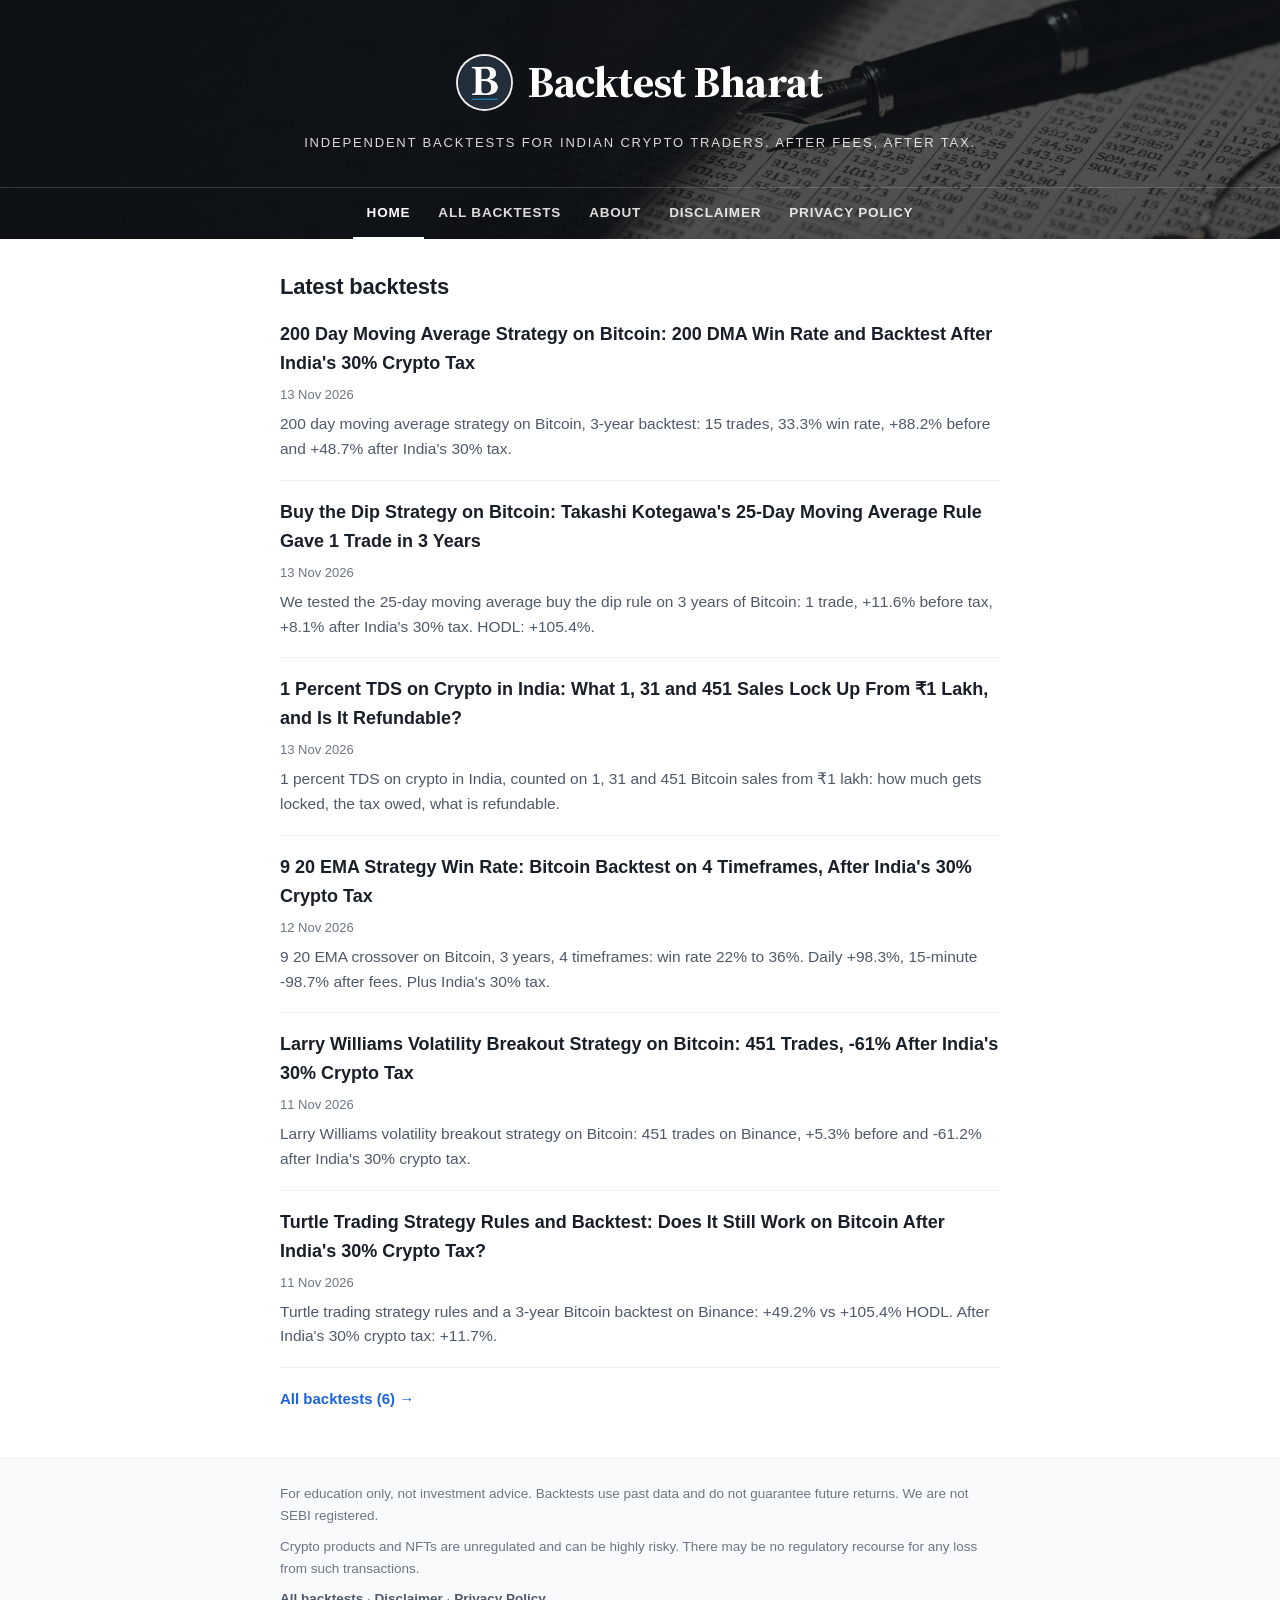
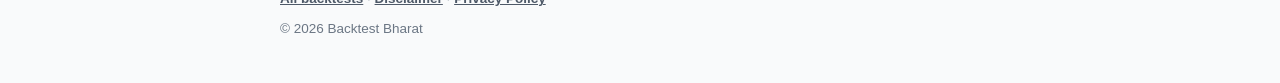
<file: index.html>
<!DOCTYPE html>
<html lang="en-IN">
<head>
<meta charset="utf-8">
<meta name="viewport" content="width=device-width, initial-scale=1">
<title>Backtest Bharat: Independent Backtests for Indian Crypto Traders</title>
<meta name="description" content="Independent backtests for Indian crypto traders. Trading strategies tested on real Bitcoin data, after fees and after India&#x27;s 30% crypto tax.">
<link rel="canonical" href="https://backtestbharat.github.io/">
<meta property="og:site_name" content="Backtest Bharat">
<meta property="og:locale" content="en_IN">
<meta property="og:type" content="website">
<meta property="og:title" content="Backtest Bharat: Independent Backtests for Indian Crypto Traders">
<meta property="og:description" content="Independent backtests for Indian crypto traders. Trading strategies tested on real Bitcoin data, after fees and after India&#x27;s 30% crypto tax.">
<meta property="og:url" content="https://backtestbharat.github.io/">
<meta property="og:image" content="https://backtestbharat.github.io/assets/bb-header.jpg">
<meta property="og:image:alt" content="Backtest Bharat header">
<meta name="twitter:card" content="summary_large_image">
<meta name="twitter:title" content="Backtest Bharat: Independent Backtests for Indian Crypto Traders">
<meta name="twitter:description" content="Independent backtests for Indian crypto traders. Trading strategies tested on real Bitcoin data, after fees and after India&#x27;s 30% crypto tax.">
<meta name="twitter:image" content="https://backtestbharat.github.io/assets/bb-header.jpg">
<meta name="msvalidate.01" content="7EBCBE0DADDDE1FE188175B416DD3E2A">
<meta name="google-site-verification" content="obEmHDuRxH-L0v0HxkkMah4z8ZlQoXYRCR3FlvIYeZU">
<link rel="icon" type="image/png" sizes="180x180" href="/favicon.png">
<link rel="icon" type="image/png" sizes="192x192" href="/assets/bb-logo-192.png">
<link rel="apple-touch-icon" href="/apple-touch-icon.png">
<link rel="alternate" type="application/rss+xml" title="Backtest Bharat" href="/feed.xml">
<link rel="preload" href="/assets/fonts/source-serif-4-700-latin.woff2" as="font" type="font/woff2" crossorigin>
<link rel="stylesheet" href="/assets/site.css">
<script type="application/ld+json">{"@context":"https://schema.org","@type":"WebSite","name":"Backtest Bharat","url":"https://backtestbharat.github.io/","description":"Independent backtests for Indian crypto traders. Trading strategies tested on real Bitcoin data, after fees and after India's 30% crypto tax.","inLanguage":"en-IN"}</script>
</head>
<body>
<a class="skip" href="#main">Skip to content</a>
<header class="site-head">
<h1 class="brand"><a href="/"><img src="/assets/bb-logo-96.png" alt="" width="96" height="96"><span>Backtest Bharat</span></a></h1>
<p class="tag">Independent backtests for Indian crypto traders. After fees, after tax.</p>
<nav class="tabs" aria-label="Main"><a href="/" aria-current="page">Home</a><a href="/all-backtests/">All Backtests</a><a href="/about/">About</a><a href="/disclaimer/">Disclaimer</a><a href="/privacy-policy/">Privacy Policy</a></nav>
</header>
<main id="main">
<h2 class="sec">Latest backtests</h2>
<ul class="plist">
<li><a href="/200-day-moving-average-strategy-bitcoin-backtest-india-tax/">200 Day Moving Average Strategy on Bitcoin: 200 DMA Win Rate and Backtest After India&#x27;s 30% Crypto Tax</a><time datetime="2026-11-13T12:46:00+05:30">13 Nov 2026</time><p>200 day moving average strategy on Bitcoin, 3-year backtest: 15 trades, 33.3% win rate, +88.2% before and +48.7% after India&#x27;s 30% tax.</p></li>
<li><a href="/buy-the-dip-strategy-bitcoin-25-day-moving-average/">Buy the Dip Strategy on Bitcoin: Takashi Kotegawa&#x27;s 25-Day Moving Average Rule Gave 1 Trade in 3 Years</a><time datetime="2026-11-13T12:45:00+05:30">13 Nov 2026</time><p>We tested the 25-day moving average buy the dip rule on 3 years of Bitcoin: 1 trade, +11.6% before tax, +8.1% after India&#x27;s 30% tax. HODL: +105.4%.</p></li>
<li><a href="/1-percent-tds-on-crypto-india-refund-backtest/">1 Percent TDS on Crypto in India: What 1, 31 and 451 Sales Lock Up From ₹1 Lakh, and Is It Refundable?</a><time datetime="2026-11-13T05:30:00+05:30">13 Nov 2026</time><p>1 percent TDS on crypto in India, counted on 1, 31 and 451 Bitcoin sales from ₹1 lakh: how much gets locked, the tax owed, what is refundable.</p></li>
<li><a href="/9-20-ema-strategy-win-rate-bitcoin-backtest-india-tax/">9 20 EMA Strategy Win Rate: Bitcoin Backtest on 4 Timeframes, After India&#x27;s 30% Crypto Tax</a><time datetime="2026-11-12T05:30:00+05:30">12 Nov 2026</time><p>9 20 EMA crossover on Bitcoin, 3 years, 4 timeframes: win rate 22% to 36%. Daily +98.3%, 15-minute -98.7% after fees. Plus India&#x27;s 30% tax.</p></li>
<li><a href="/larry-williams-volatility-breakout-bitcoin-india-tax/">Larry Williams Volatility Breakout Strategy on Bitcoin: 451 Trades, -61% After India&#x27;s 30% Crypto Tax</a><time datetime="2026-11-11T13:09:10+05:30">11 Nov 2026</time><p>Larry Williams volatility breakout strategy on Bitcoin: 451 trades on Binance, +5.3% before and -61.2% after India&#x27;s 30% crypto tax.</p></li>
<li><a href="/turtle-trading-backtest-binance-india-tax/">Turtle Trading Strategy Rules and Backtest: Does It Still Work on Bitcoin After India&#x27;s 30% Crypto Tax?</a><time datetime="2026-11-11T06:51:45+05:30">11 Nov 2026</time><p>Turtle trading strategy rules and a 3-year Bitcoin backtest on Binance: +49.2% vs +105.4% HODL. After India&#x27;s 30% crypto tax: +11.7%.</p></li>
</ul>
<a class="all" href="/all-backtests/">All backtests (6) →</a>
</main>
<footer class="site-foot"><div>
<p>For education only, not investment advice. Backtests use past data and do not guarantee future returns. We are not SEBI registered.</p>
<p>Crypto products and NFTs are unregulated and can be highly risky. There may be no regulatory recourse for any loss from such transactions.</p>
<p><a href="/all-backtests/">All backtests</a> · <a href="/disclaimer/">Disclaimer</a> · <a href="/privacy-policy/">Privacy Policy</a></p>
<p>© 2026 Backtest Bharat</p>
</div></footer>
</body>
</html>
</file>
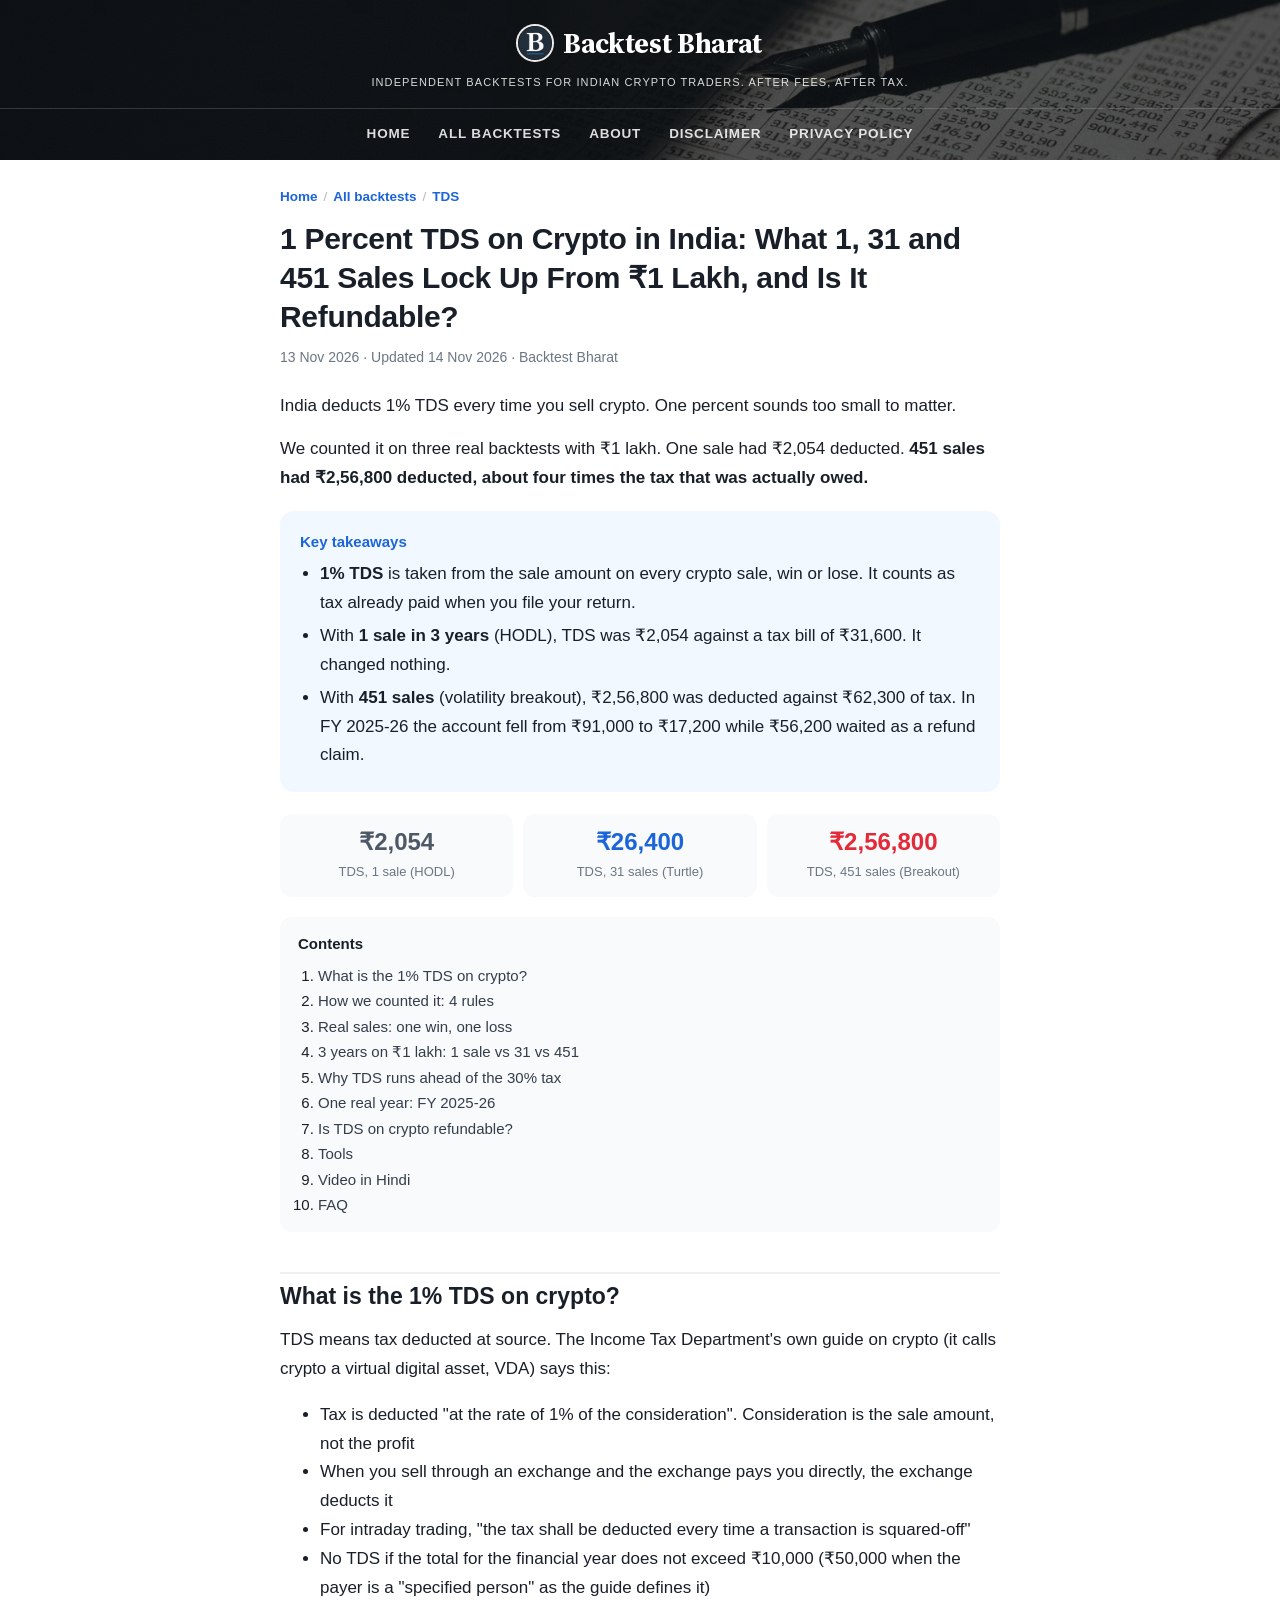
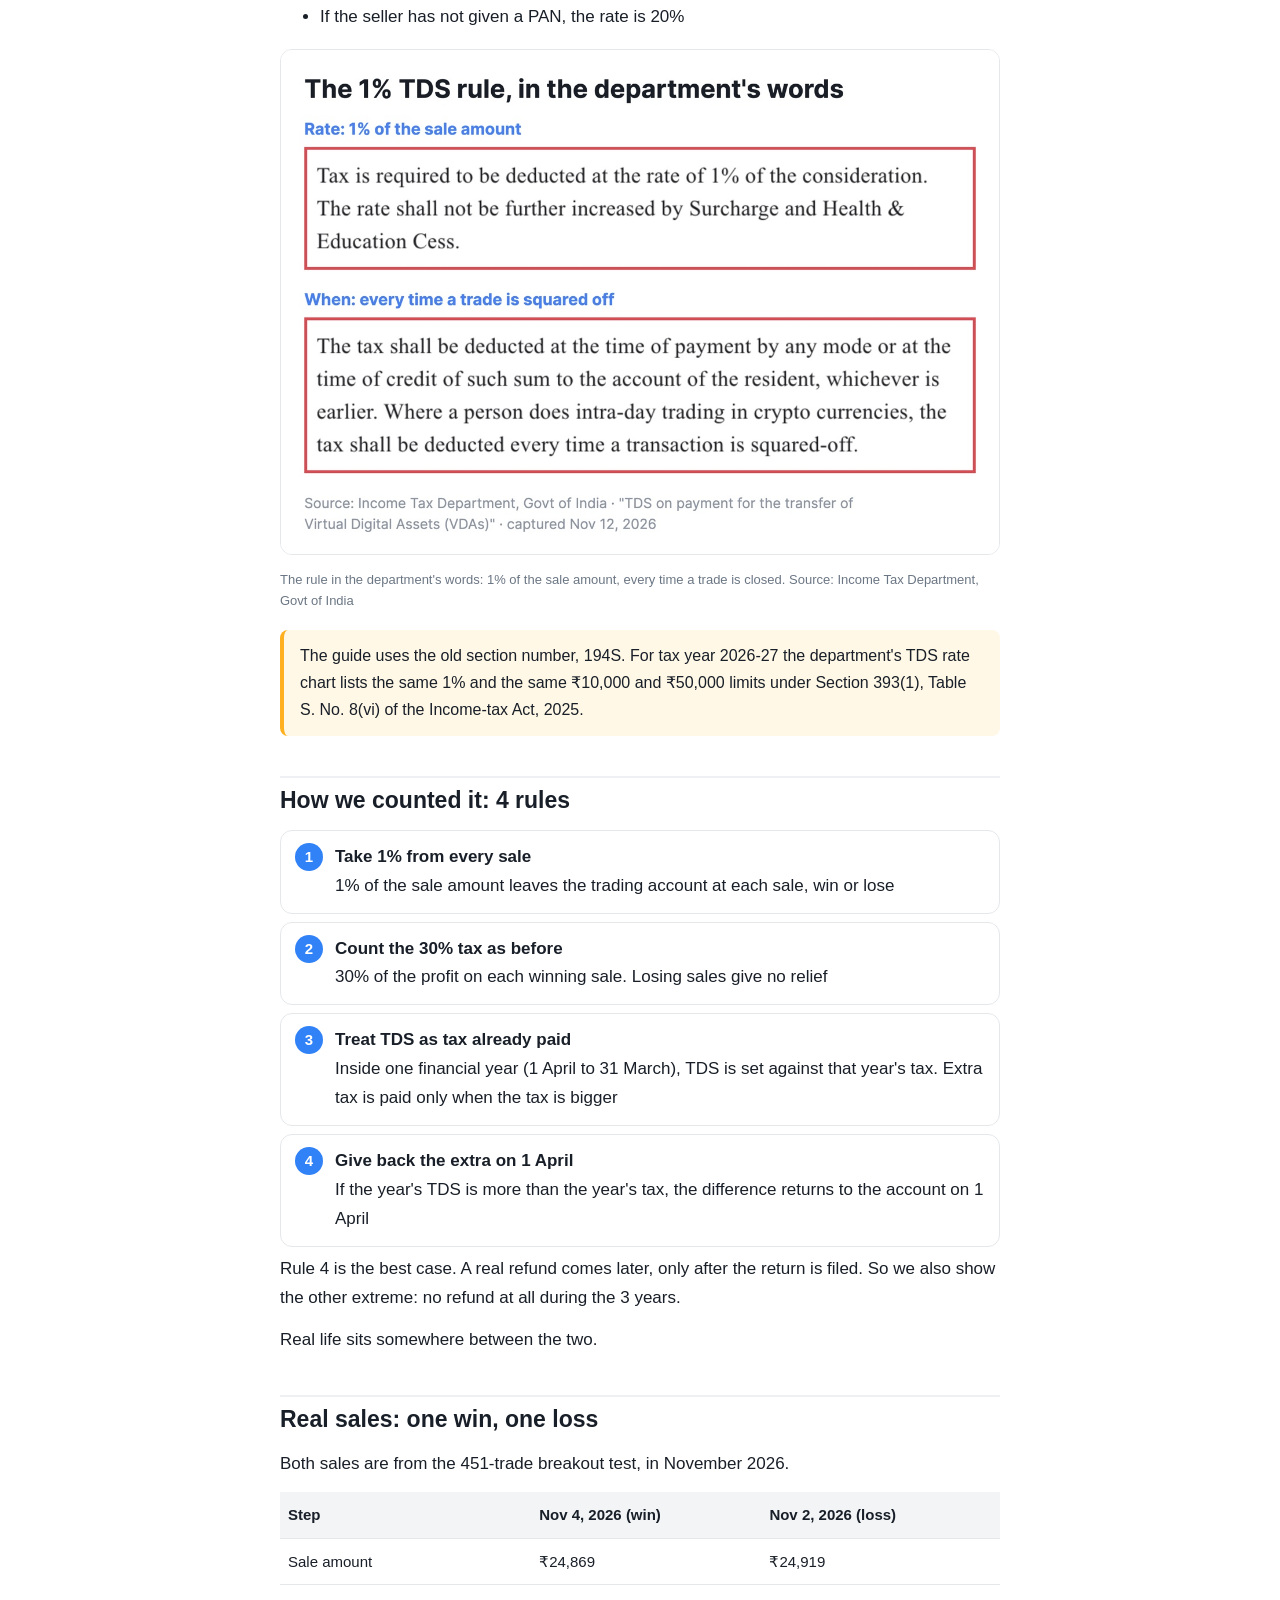
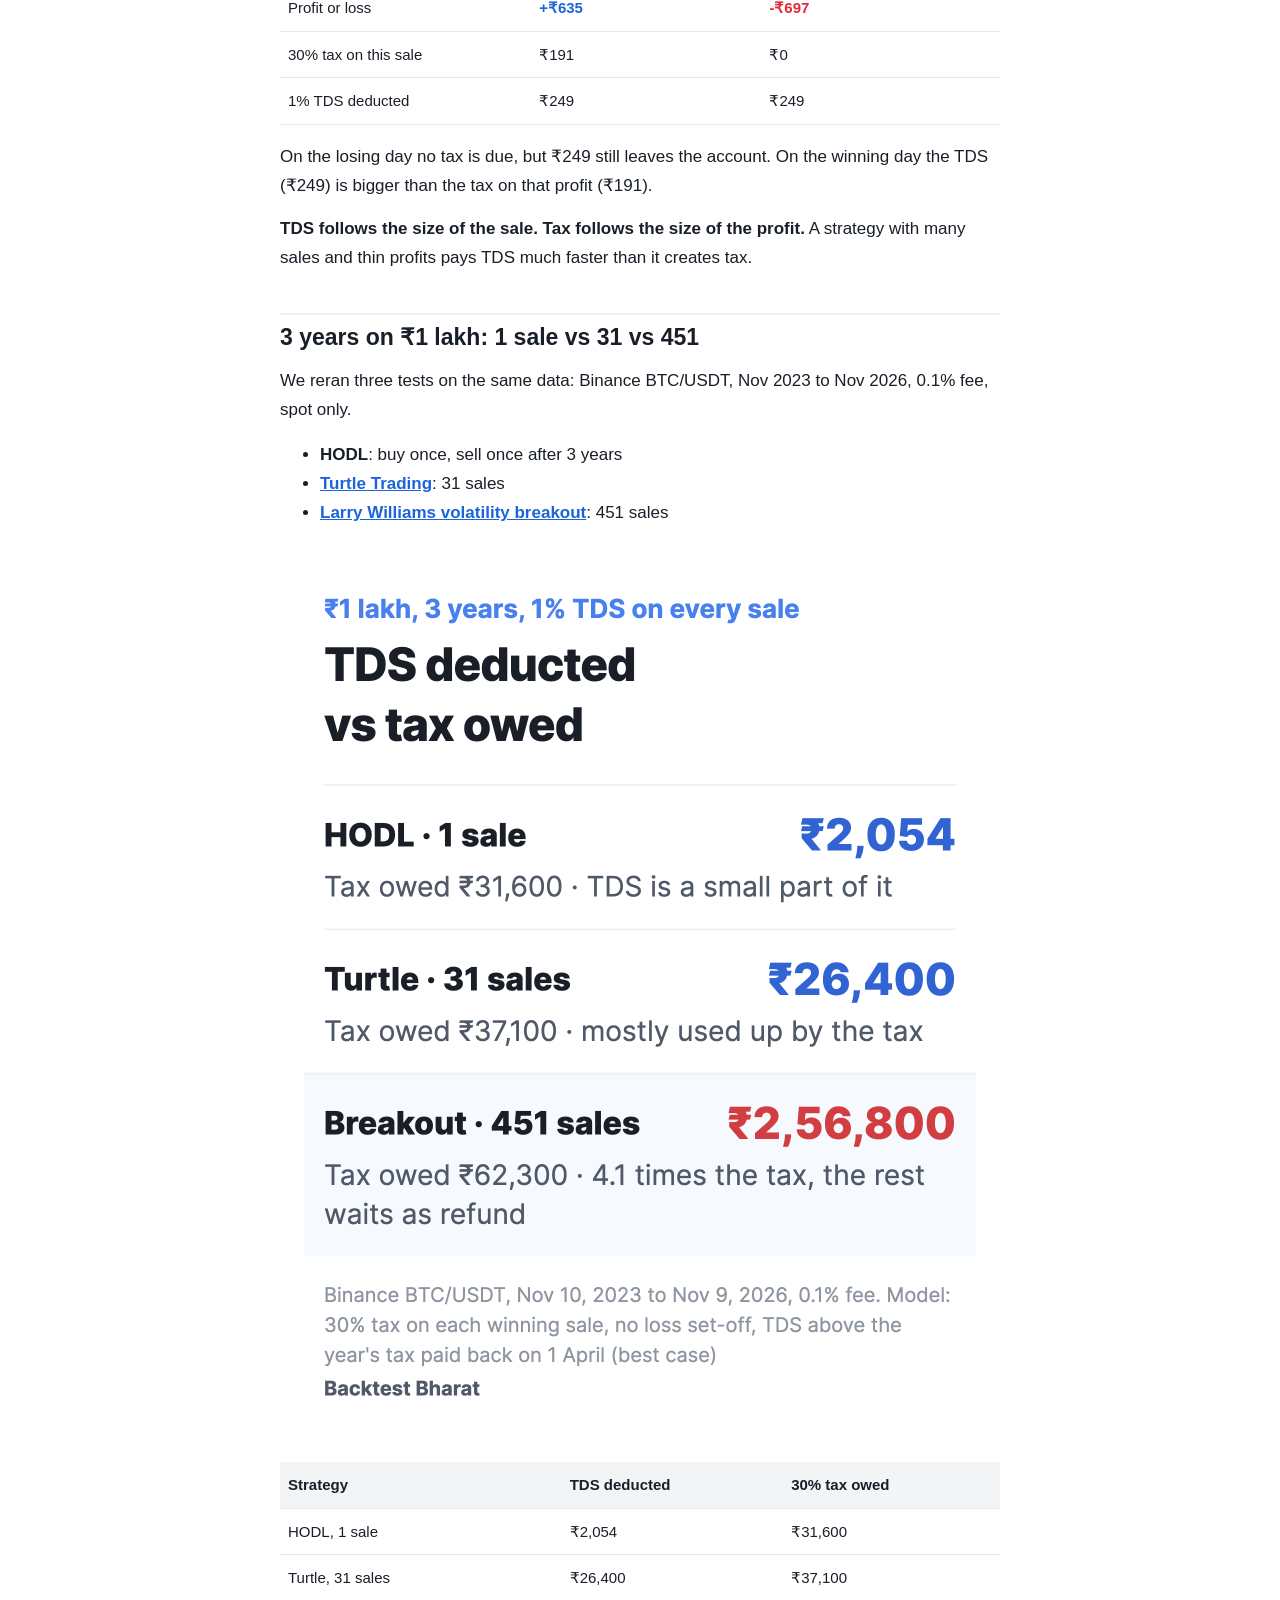
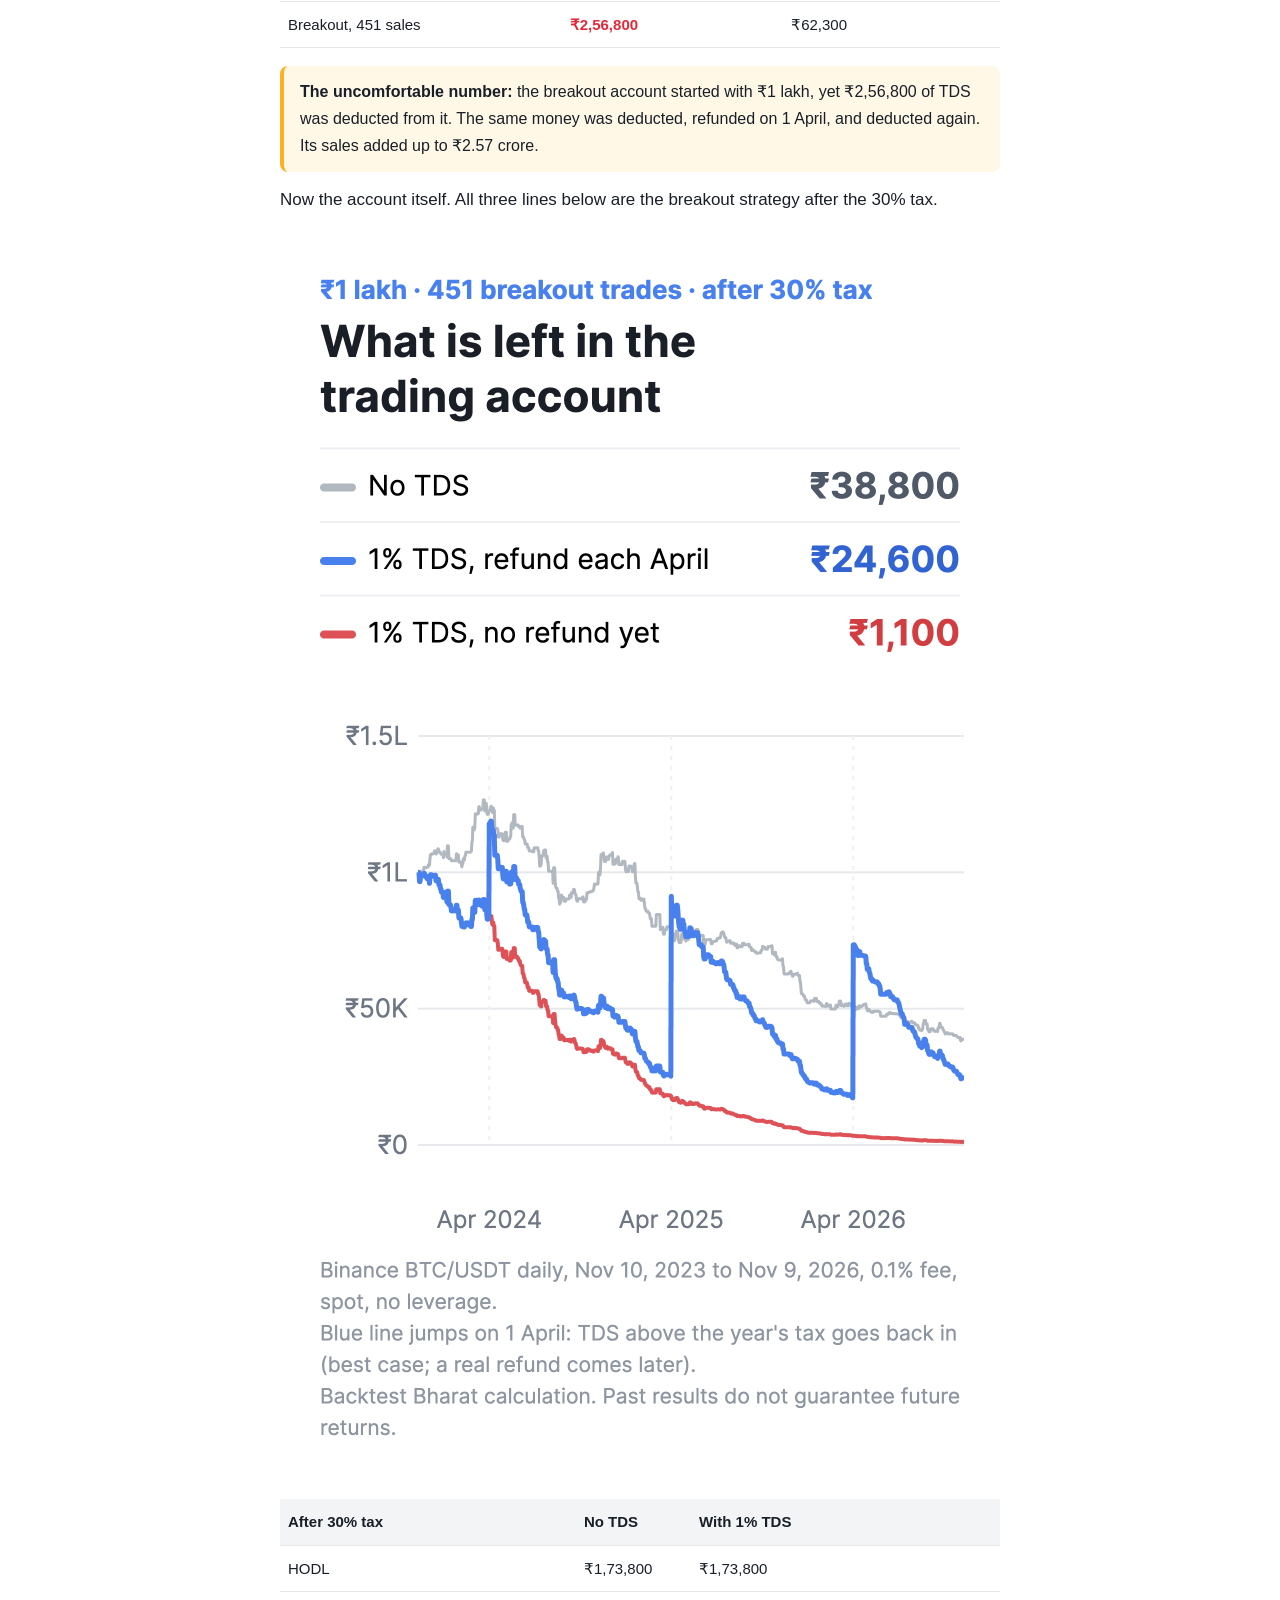
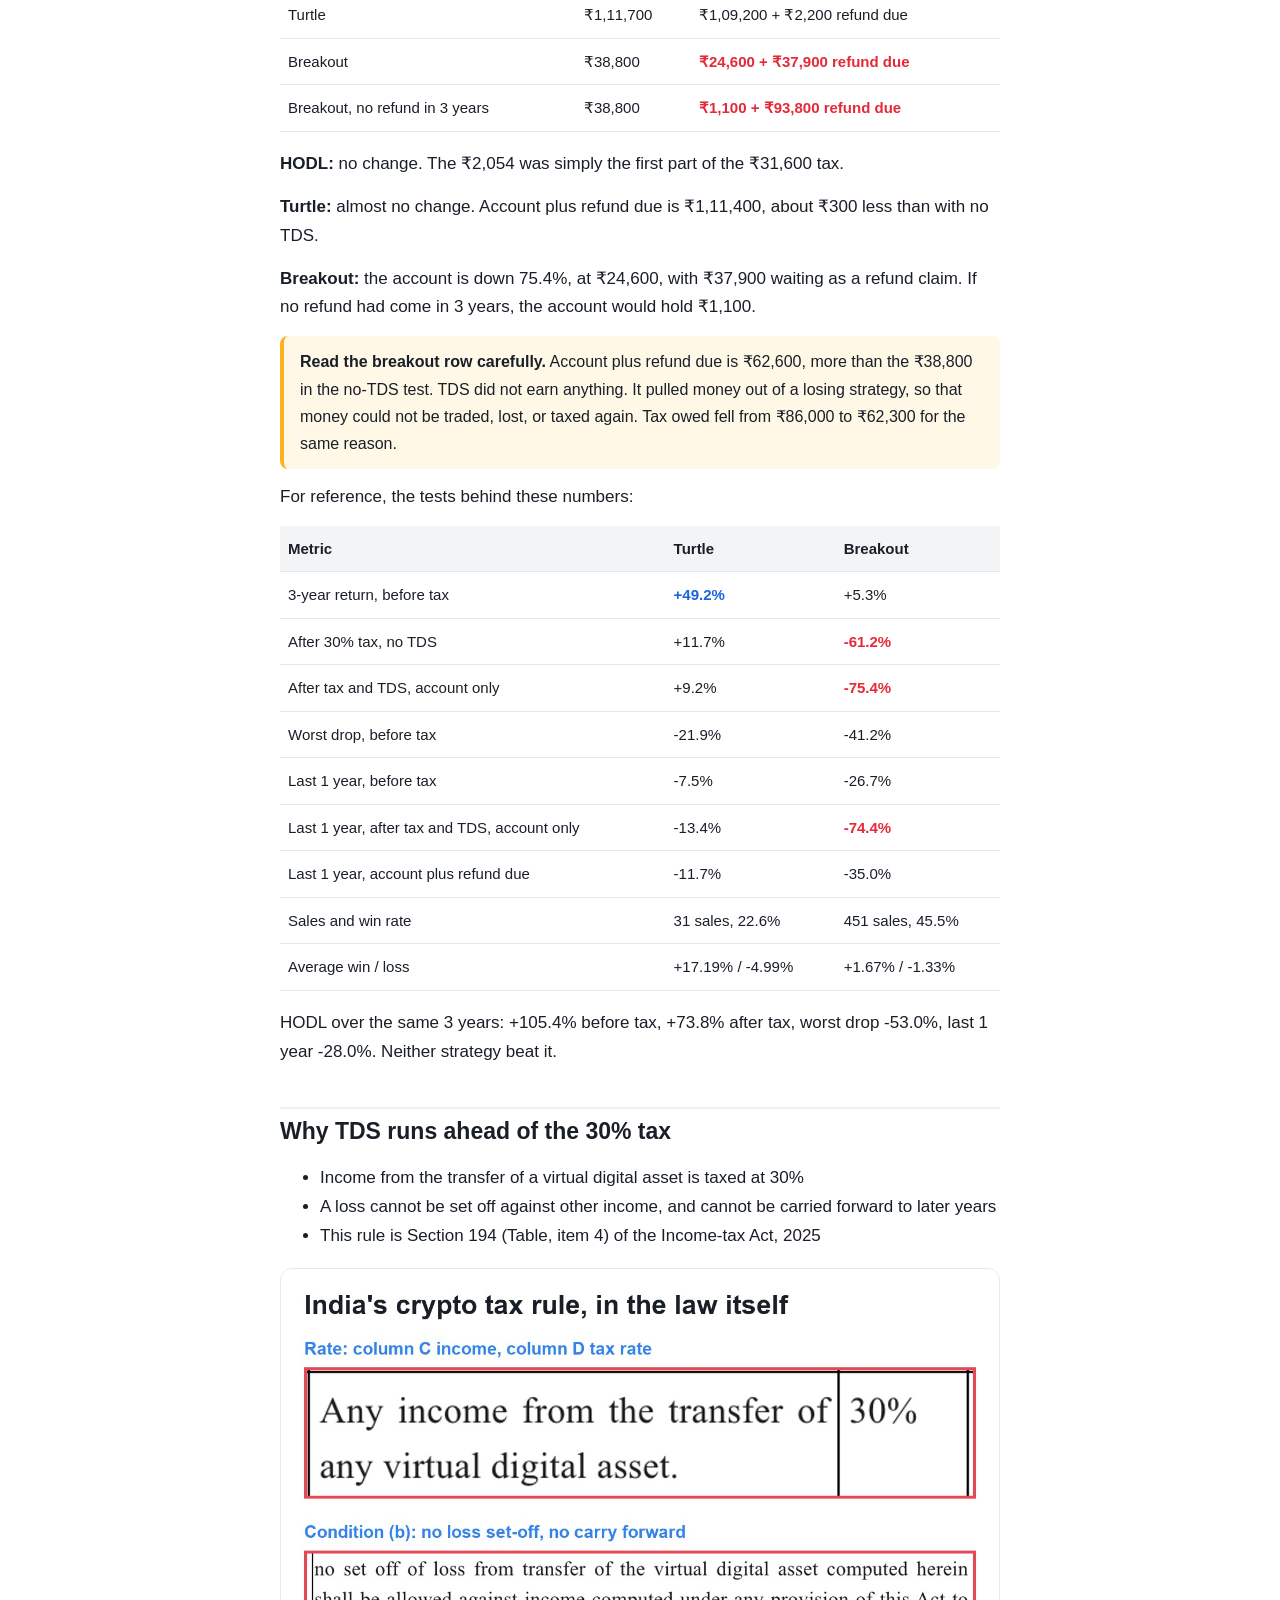
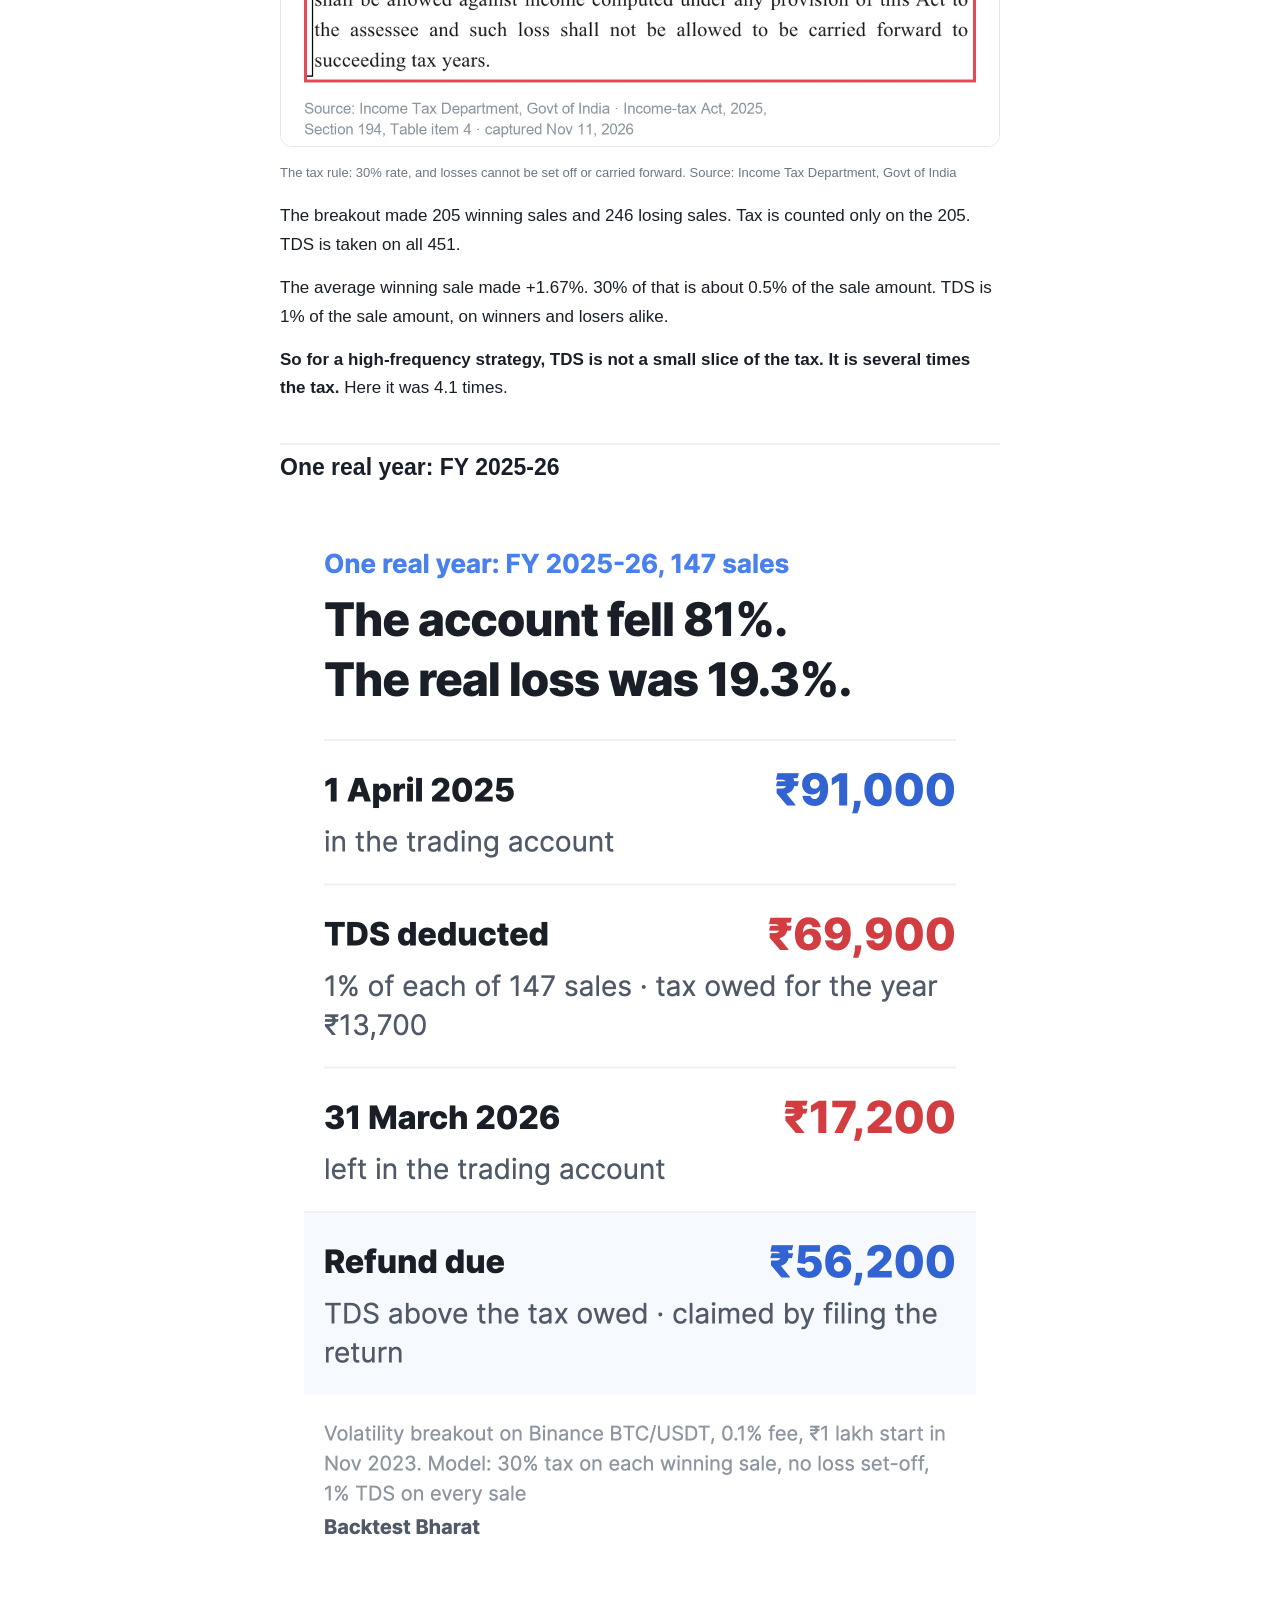
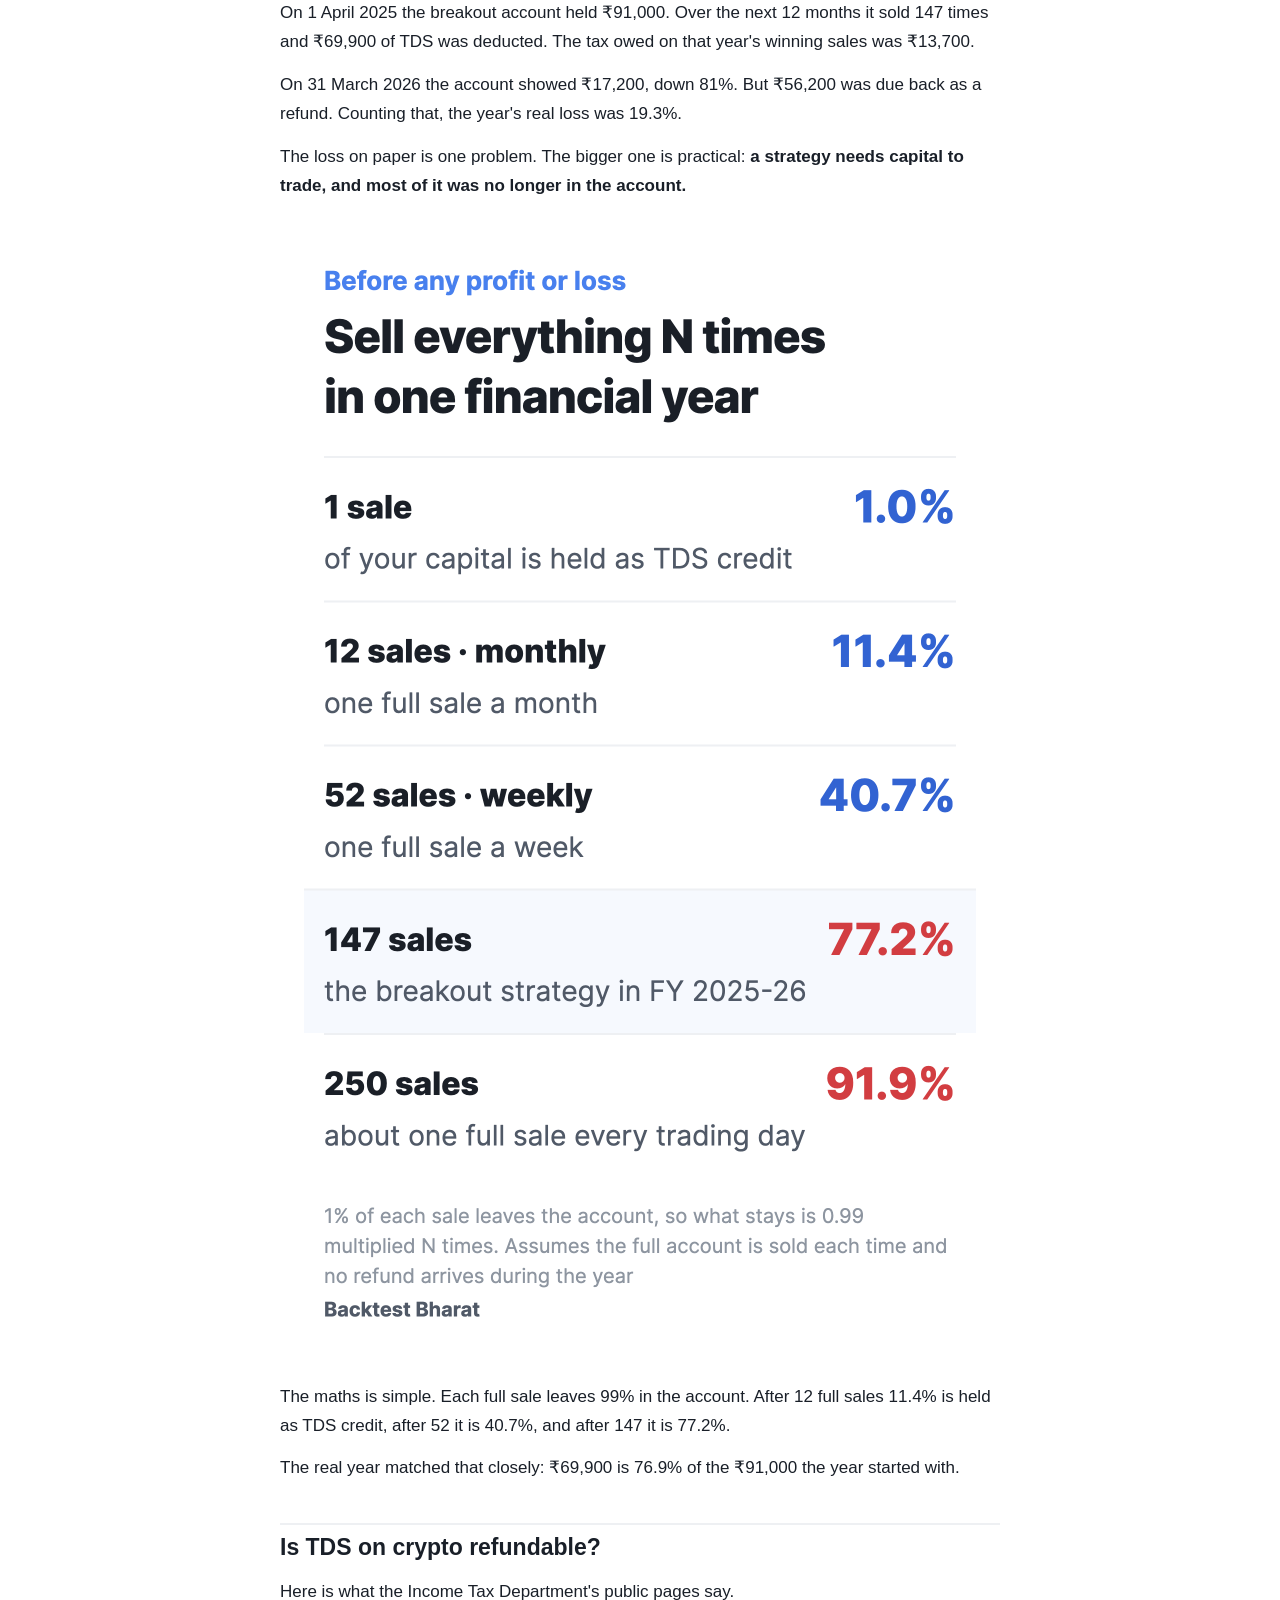
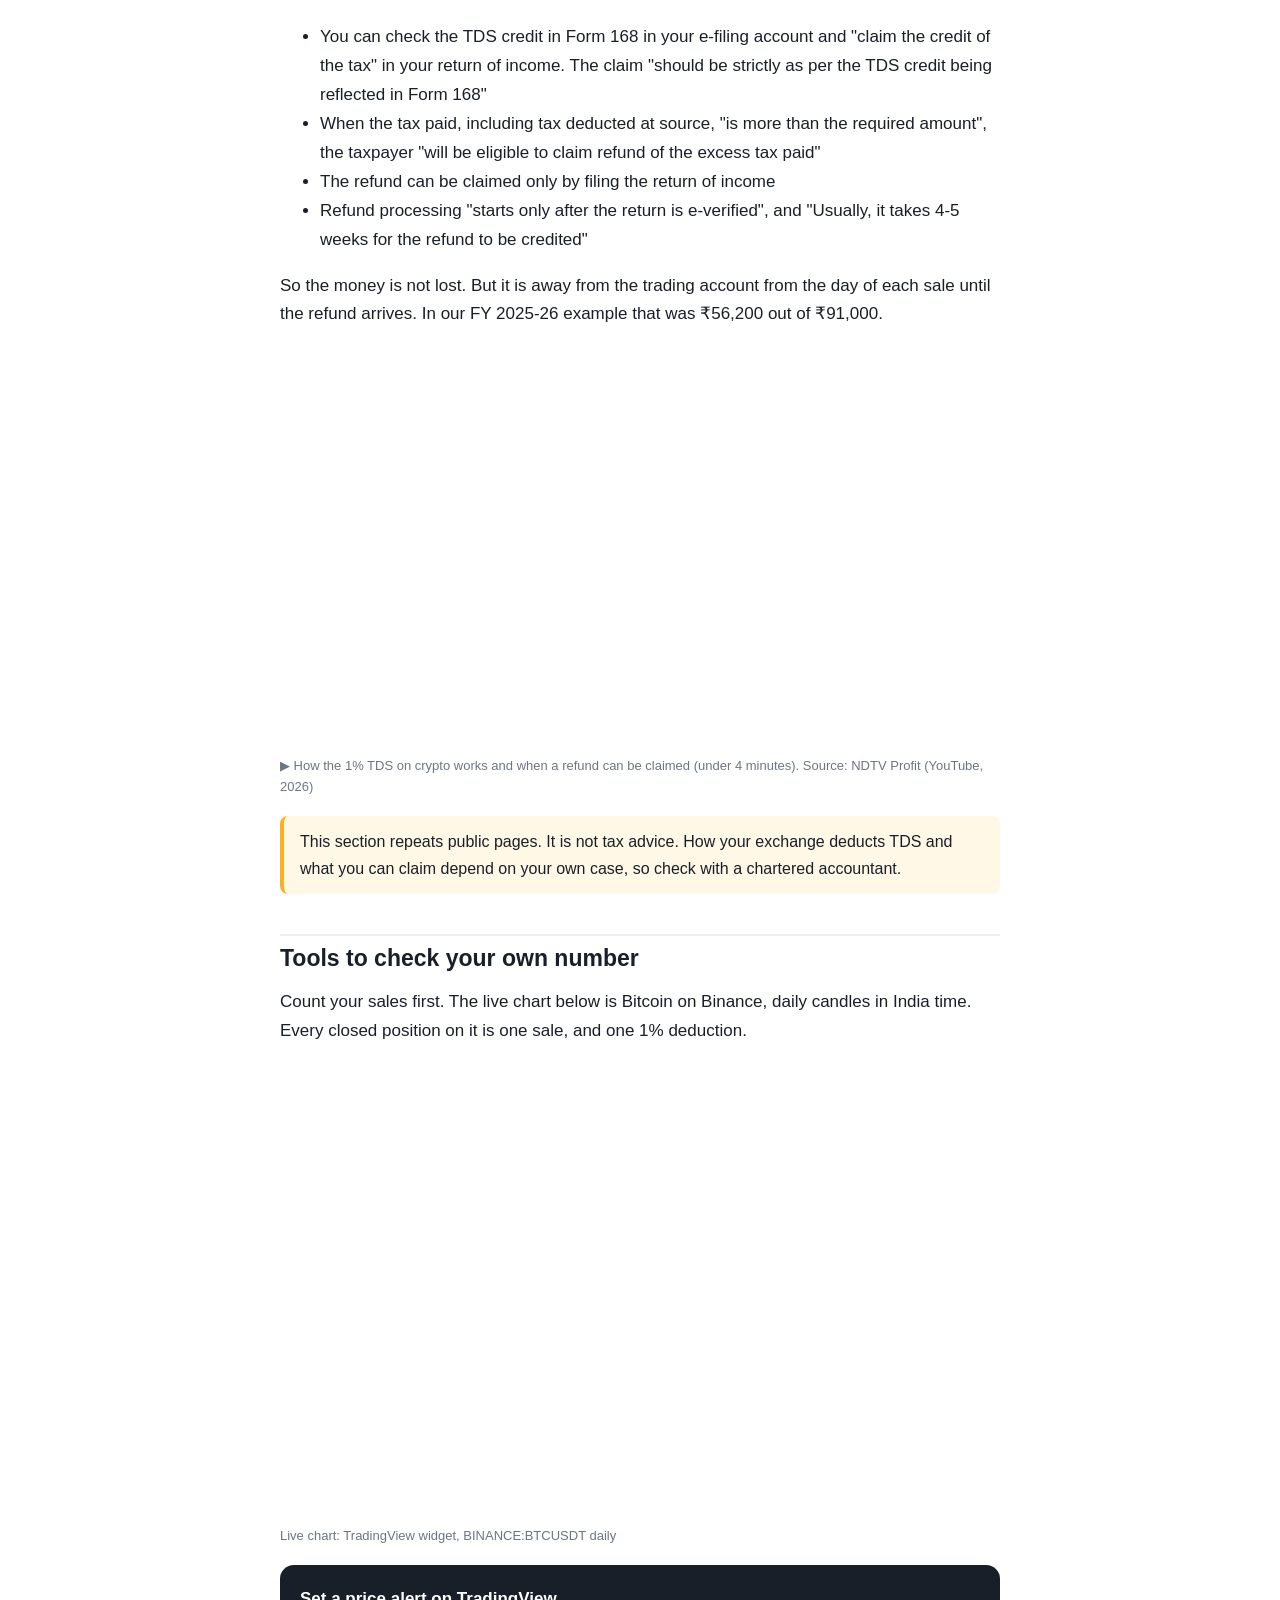
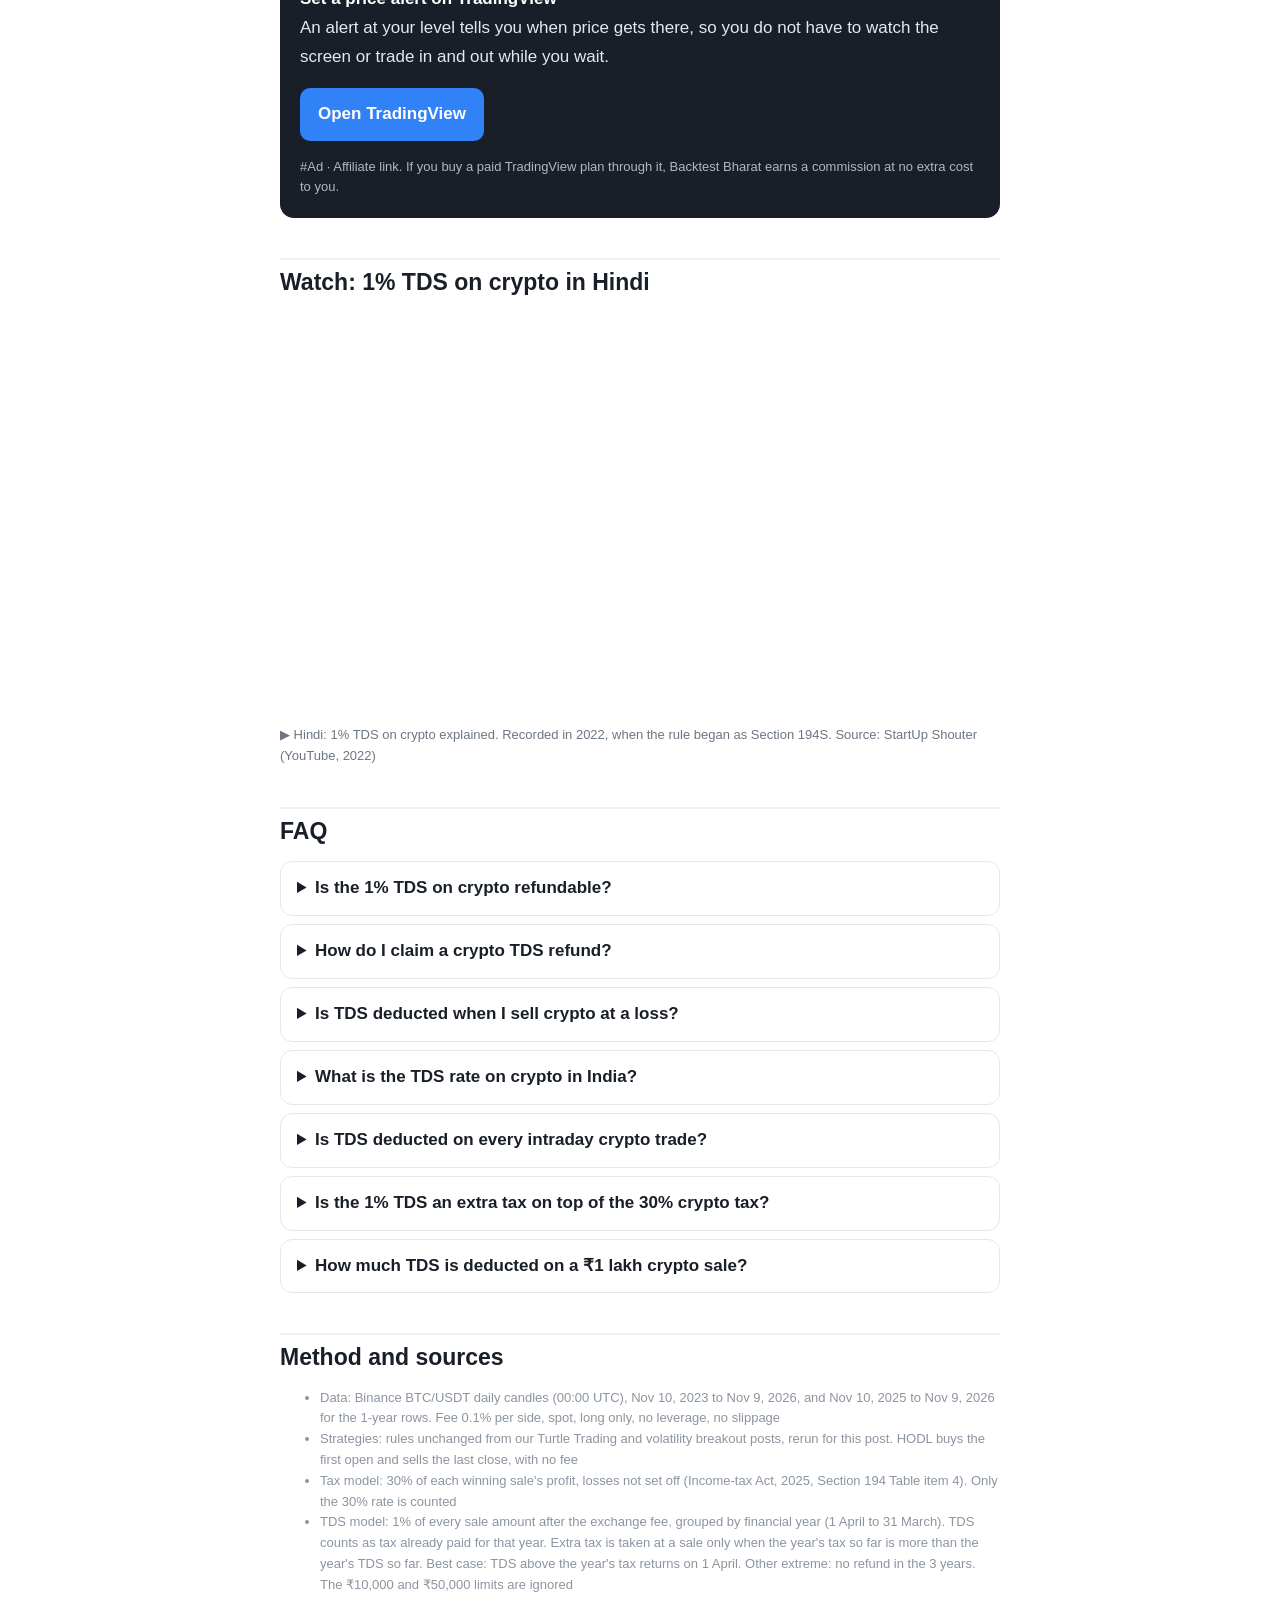
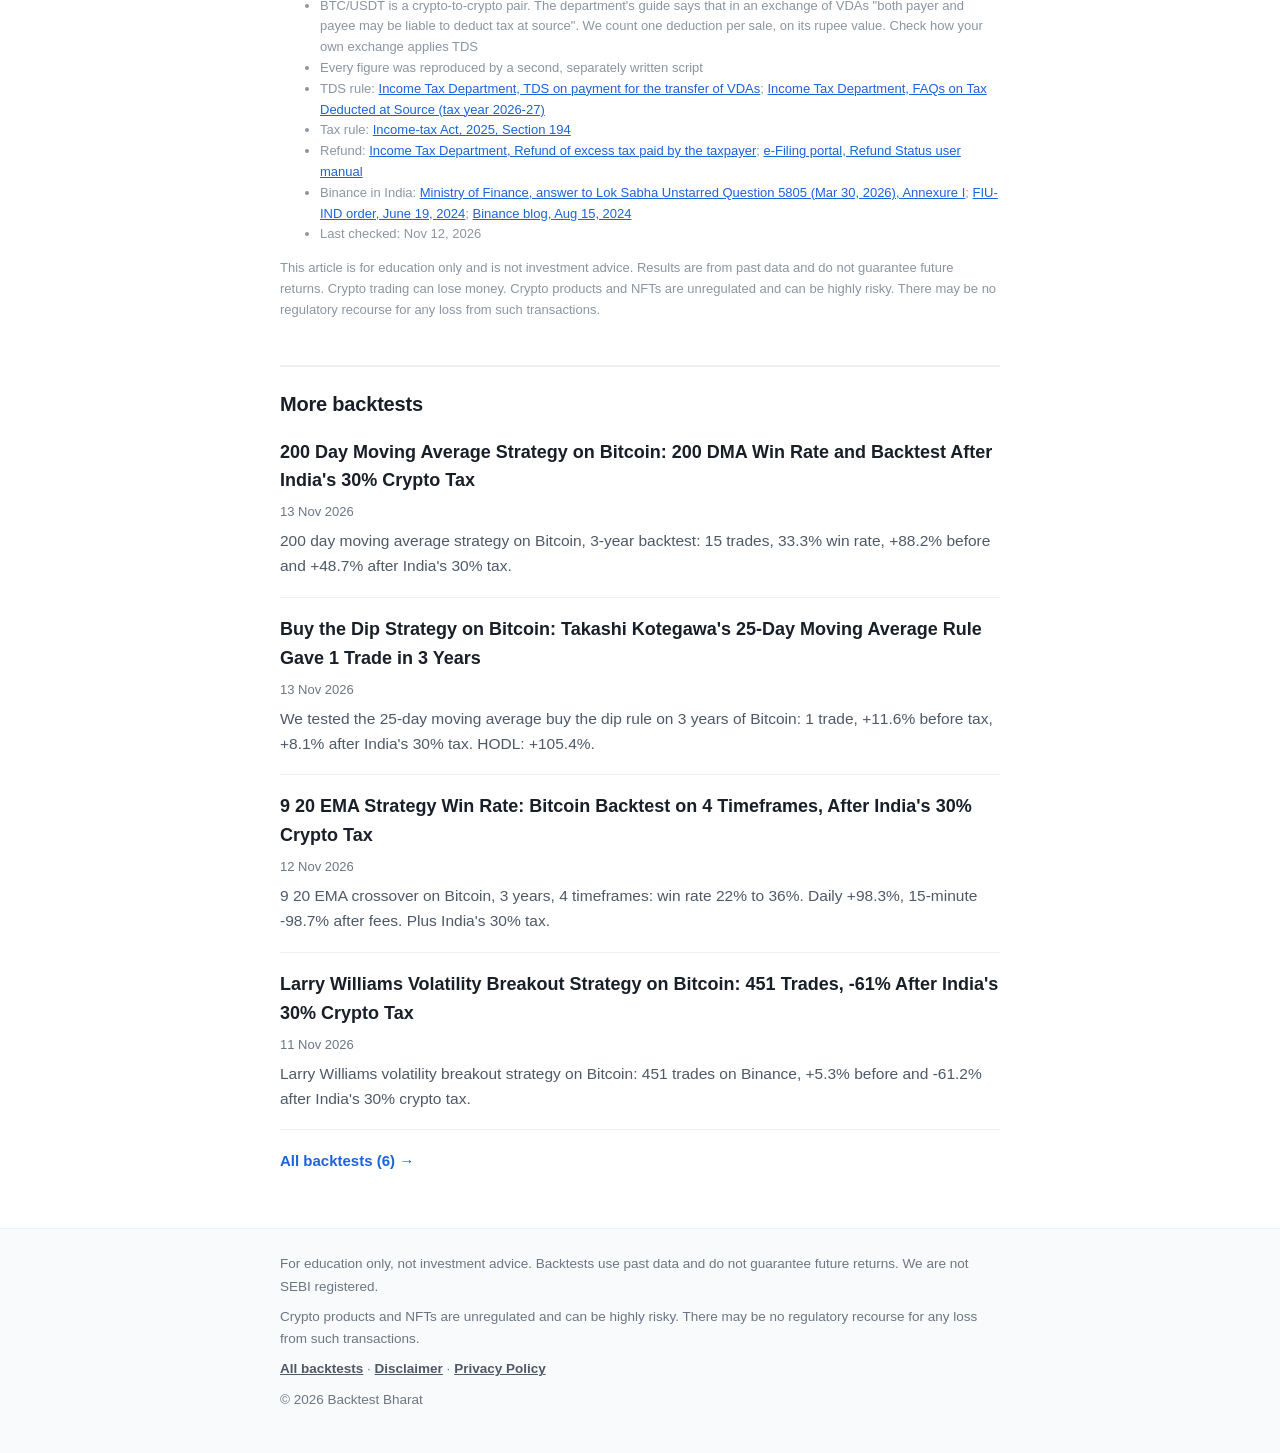
<file: 1-percent-tds-on-crypto-india-refund-backtest/index.html>
<!DOCTYPE html>
<html lang="en-IN">
<head>
<meta charset="utf-8">
<meta name="viewport" content="width=device-width, initial-scale=1">
<title>1 Percent TDS on Crypto in India: What 1, 31 and 451 Sales Lock Up From ₹1 Lakh, and Is It Refundable?</title>
<meta name="description" content="1 percent TDS on crypto in India, counted on 1, 31 and 451 Bitcoin sales from ₹1 lakh: how much gets locked, the tax owed, what is refundable.">
<link rel="canonical" href="https://backtestbharat.github.io/1-percent-tds-on-crypto-india-refund-backtest/">
<meta property="og:site_name" content="Backtest Bharat">
<meta property="og:locale" content="en_IN">
<meta property="og:type" content="article">
<meta property="og:title" content="1 Percent TDS on Crypto in India: What 1, 31 and 451 Sales Lock Up From ₹1 Lakh, and Is It Refundable?">
<meta property="og:description" content="1 percent TDS on crypto in India, counted on 1, 31 and 451 Bitcoin sales from ₹1 lakh: how much gets locked, the tax owed, what is refundable.">
<meta property="og:url" content="https://backtestbharat.github.io/1-percent-tds-on-crypto-india-refund-backtest/">
<meta property="og:image" content="https://backtestbharat.github.io/img/1-percent-tds-on-crypto-india-refund-backtest/e7-chart_m.png">
<meta property="og:image:alt" content="Volatility breakout trading account on Rs 1 lakh after 30% tax: Rs 38,800 with no TDS, Rs 24,600 with 1% TDS refunded each April, Rs 1,100 with 1% TDS and no refund">
<meta name="twitter:card" content="summary_large_image">
<meta name="twitter:title" content="1 Percent TDS on Crypto in India: What 1, 31 and 451 Sales Lock Up From ₹1 Lakh, and Is It Refundable?">
<meta name="twitter:description" content="1 percent TDS on crypto in India, counted on 1, 31 and 451 Bitcoin sales from ₹1 lakh: how much gets locked, the tax owed, what is refundable.">
<meta name="twitter:image" content="https://backtestbharat.github.io/img/1-percent-tds-on-crypto-india-refund-backtest/e7-chart_m.png">
<meta name="msvalidate.01" content="7EBCBE0DADDDE1FE188175B416DD3E2A">
<meta name="google-site-verification" content="obEmHDuRxH-L0v0HxkkMah4z8ZlQoXYRCR3FlvIYeZU">
<link rel="icon" type="image/png" sizes="180x180" href="/favicon.png">
<link rel="icon" type="image/png" sizes="192x192" href="/assets/bb-logo-192.png">
<link rel="apple-touch-icon" href="/apple-touch-icon.png">
<link rel="alternate" type="application/rss+xml" title="Backtest Bharat" href="/feed.xml">
<link rel="preload" href="/assets/fonts/source-serif-4-700-latin.woff2" as="font" type="font/woff2" crossorigin>
<link rel="stylesheet" href="/assets/site.css">
<meta property="article:published_time" content="2026-11-13T05:30:00+05:30">
<meta property="article:modified_time" content="2026-11-14T09:56:00+05:30">
<meta property="og:image:width" content="1440">
<meta property="og:image:height" content="2486">
<script type="application/ld+json">{"@context":"https://schema.org","@type":"Article","headline":"1 Percent TDS on Crypto in India: What 1, 31 and 451 Sales Lock Up From ₹1 Lakh, and Is It Refundable?","description":"1 percent TDS on crypto in India, counted on 1, 31 and 451 Bitcoin sales from ₹1 lakh: how much gets locked, the tax owed, what is refundable.","image":["https://backtestbharat.github.io/img/1-percent-tds-on-crypto-india-refund-backtest/e7-chart_m.png"],"datePublished":"2026-11-13T05:30:00+05:30","dateModified":"2026-11-14T09:56:00+05:30","inLanguage":"en-IN","author":{"@type":"Organization","name":"Backtest Bharat","url":"https://backtestbharat.github.io/"},"publisher":{"@type":"Organization","name":"Backtest Bharat","url":"https://backtestbharat.github.io/","logo":{"@type":"ImageObject","url":"https://backtestbharat.github.io/assets/bb-logo-192.png","width":192,"height":192}},"mainEntityOfPage":{"@type":"WebPage","@id":"https://backtestbharat.github.io/1-percent-tds-on-crypto-india-refund-backtest/"}}</script>
<script type="application/ld+json">{"@context":"https://schema.org","@type":"BreadcrumbList","itemListElement":[{"@type":"ListItem","position":1,"name":"Home","item":"https://backtestbharat.github.io/"},{"@type":"ListItem","position":2,"name":"All backtests","item":"https://backtestbharat.github.io/all-backtests/"},{"@type":"ListItem","position":3,"name":"1 Percent TDS on Crypto in India: What 1, 31 and 451 Sales Lock Up From ₹1 Lakh, and Is It Refundable?","item":"https://backtestbharat.github.io/1-percent-tds-on-crypto-india-refund-backtest/"}]}</script>
<style>
.thp{font-size:17px;line-height:1.7;color:#191f28;font-family:Inter,'Helvetica Neue',Arial,sans-serif}
.thp p{margin:0 0 14px}
.thp h2{font-size:23px;line-height:1.4;margin:40px 0 14px;padding-top:6px;border-top:2px solid #eef0f3;color:#191f28}
.thp .tldr{background:#f2f8ff;border-radius:14px;padding:18px 20px;margin:18px 0 22px}
.thp .tldr b.t{display:block;font-size:15px;color:#1b64da;margin-bottom:6px}
.thp .tldr ul{margin:0;padding-left:20px}.thp .tldr li{margin:4px 0}
.thp .stats{display:grid;grid-template-columns:repeat(3,1fr);gap:10px;margin:16px 0 20px}
.thp .stat{background:#f9fafb;border-radius:12px;padding:14px 10px;text-align:center}
.thp .stat .n{font-size:24px;font-weight:800;color:#1b64da;line-height:1.2}.thp .stat .n.g{color:#4e5968}.thp .stat .n.r{color:#e42939}
.thp .stat .l{font-size:13px;color:#6b7684;margin-top:4px}
.thp .toc{background:#f9fafb;border-radius:12px;padding:14px 18px;margin:0 0 10px;font-size:15px}
.thp .toc ol{margin:6px 0 0;padding-left:20px}.thp .toc a{color:#333d4b;text-decoration:none}
.thp .rule{display:flex;gap:12px;align-items:flex-start;background:#fff;border:1.5px solid #e5e8eb;border-radius:12px;padding:12px 14px;margin:8px 0}
.thp .rule .k{flex:none;width:28px;height:28px;border-radius:50%;background:#3182f6;color:#fff;font-weight:800;text-align:center;line-height:28px;font-size:15px}
.thp .rule b{display:block}
.thp .warn{background:#fff8e6;border-left:4px solid #ffb020;border-radius:8px;padding:12px 16px;margin:14px 0;font-size:16px}
.thp table{width:100%;border-collapse:collapse;font-size:15px;margin:10px 0 18px}
.thp th,.thp td{border-bottom:1px solid #e5e8eb;padding:10px 8px;text-align:left}.thp th{background:#f2f4f6;font-weight:700}
.thp td.up{color:#1b64da;font-weight:700}.thp td.dn{color:#e42939;font-weight:700}
.thp .cta{background:#191f28;color:#fff;border-radius:14px;padding:20px;margin:18px 0}
.thp .cta p{margin:0 0 12px;color:#e5e8eb}.thp .cta b{color:#fff}
.thp .btn{display:inline-block;background:#3182f6;color:#fff!important;text-decoration:none;font-weight:700;border-radius:10px;padding:12px 18px;margin:4px 6px 4px 0}
.thp .btn.w{background:#fff;color:#191f28!important}
.thp .small{font-size:13px;color:#8b95a1;line-height:1.6}
.thp details{border:1.5px solid #e5e8eb;border-radius:12px;padding:12px 16px;margin:8px 0}
.thp summary{font-weight:700;cursor:pointer}
.thp details p{margin:10px 0 0}
@media(max-width:480px){.thp{font-size:16px}.thp .stats{grid-template-columns:1fr 1fr 1fr;gap:6px}.thp .stat .n{font-size:19px}.thp h2{font-size:20px}}
</style>
<style>.thp .bnx{display:none;background:#fff8e1;border:2px solid #f0b90b;border-radius:14px;padding:18px 20px;margin:16px 0}.thp .bnx .btn{background:#f0b90b;color:#191f28!important}.thp .asci{font-size:13px;font-weight:700;color:#4e5968;margin:0 0 10px}</style>
</head>
<body>
<a class="skip" href="#main">Skip to content</a>
<header class="site-head compact">
<p class="brand"><a href="/"><img src="/assets/bb-logo-96.png" alt="" width="96" height="96"><span>Backtest Bharat</span></a></p>
<p class="tag">Independent backtests for Indian crypto traders. After fees, after tax.</p>
<nav class="tabs" aria-label="Main"><a href="/">Home</a><a href="/all-backtests/">All Backtests</a><a href="/about/">About</a><a href="/disclaimer/">Disclaimer</a><a href="/privacy-policy/">Privacy Policy</a></nav>
</header>
<main id="main">
<article>
<nav class="bbcrumb" aria-label="Breadcrumb"><a href="/">Home</a><i aria-hidden="true">/</i><a href="/all-backtests/">All backtests</a><i aria-hidden="true">/</i><a href="/all-backtests/#tds">TDS</a></nav>
<h1 class="page-title">1 Percent TDS on Crypto in India: What 1, 31 and 451 Sales Lock Up From ₹1 Lakh, and Is It Refundable?</h1>
<p class="post-meta"><time datetime="2026-11-13T05:30:00+05:30">13 Nov 2026</time> · Updated <time datetime="2026-11-14T09:56:00+05:30">14 Nov 2026</time> · Backtest Bharat</p>
<div class="post-body">
<div class="thp">
<p>India deducts 1% TDS every time you sell crypto. One percent sounds too small to matter.</p>
<p>We counted it on three real backtests with ₹1 lakh. One sale had ₹2,054 deducted. <b>451 sales had ₹2,56,800 deducted, about four times the tax that was actually owed.</b></p>

<div class="tldr"><b class="t">Key takeaways</b>
<ul>
<li><b>1% TDS</b> is taken from the sale amount on every crypto sale, win or lose. It counts as tax already paid when you file your return.</li>
<li>With <b>1 sale in 3 years</b> (HODL), TDS was ₹2,054 against a tax bill of ₹31,600. It changed nothing.</li>
<li>With <b>451 sales</b> (volatility breakout), ₹2,56,800 was deducted against ₹62,300 of tax. In FY 2025-26 the account fell from ₹91,000 to ₹17,200 while ₹56,200 waited as a refund claim.</li>
</ul></div>

<div class="stats">
<div class="stat"><div class="n g">₹2,054</div><div class="l">TDS, 1 sale (HODL)</div></div>
<div class="stat"><div class="n">₹26,400</div><div class="l">TDS, 31 sales (Turtle)</div></div>
<div class="stat"><div class="n r">₹2,56,800</div><div class="l">TDS, 451 sales (Breakout)</div></div>
</div>

<div class="toc"><b>Contents</b><ol>
<li><a href="#what">What is the 1% TDS on crypto?</a></li>
<li><a href="#rules">How we counted it: 4 rules</a></li>
<li><a href="#example">Real sales: one win, one loss</a></li>
<li><a href="#result">3 years on ₹1 lakh: 1 sale vs 31 vs 451</a></li>
<li><a href="#tax">Why TDS runs ahead of the 30% tax</a></li>
<li><a href="#year">One real year: FY 2025-26</a></li>
<li><a href="#refund">Is TDS on crypto refundable?</a></li>
<li><a href="#tools">Tools</a></li>
<li><a href="#watch">Video in Hindi</a></li>
<li><a href="#faq">FAQ</a></li>
</ol></div>

<h2 id="what">What is the 1% TDS on crypto?</h2>
<p>TDS means tax deducted at source. The Income Tax Department's own guide on crypto (it calls crypto a virtual digital asset, VDA) says this:</p>
<ul>
<li>Tax is deducted "at the rate of 1% of the consideration". Consideration is the sale amount, not the profit</li>
<li>When you sell through an exchange and the exchange pays you directly, the exchange deducts it</li>
<li>For intraday trading, "the tax shall be deducted every time a transaction is squared-off"</li>
<li>No TDS if the total for the financial year does not exceed ₹10,000 (₹50,000 when the payer is a "specified person" as the guide defines it)</li>
<li>If the seller has not given a PAN, the rate is 20%</li>
</ul>
<div class="separator" style="text-align:center;margin:16px 0 6px"><img src="/img/1-percent-tds-on-crypto-india-refund-backtest/ref-itd-tds.jpg" alt="Income Tax Department guide on TDS for virtual digital assets: 1% of the consideration, deducted every time an intraday crypto transaction is squared off" style="max-width:100%;height:auto;border-radius:12px;border:1px solid #e5e8eb" border="0" width="1240" height="870" /></div>
<p class="small" style="margin:0 0 18px;color:#6b7684">The rule in the department's words: 1% of the sale amount, every time a trade is closed. Source: Income Tax Department, Govt of India</p>
<div class="warn">The guide uses the old section number, 194S. For tax year 2026-27 the department's TDS rate chart lists the same 1% and the same ₹10,000 and ₹50,000 limits under Section 393(1), Table S. No. 8(vi) of the Income-tax Act, 2025.</div>

<h2 id="rules">How we counted it: 4 rules</h2>
<div class="rule"><span class="k">1</span><div><b>Take 1% from every sale</b>1% of the sale amount leaves the trading account at each sale, win or lose</div></div>
<div class="rule"><span class="k">2</span><div><b>Count the 30% tax as before</b>30% of the profit on each winning sale. Losing sales give no relief</div></div>
<div class="rule"><span class="k">3</span><div><b>Treat TDS as tax already paid</b>Inside one financial year (1 April to 31 March), TDS is set against that year's tax. Extra tax is paid only when the tax is bigger</div></div>
<div class="rule"><span class="k">4</span><div><b>Give back the extra on 1 April</b>If the year's TDS is more than the year's tax, the difference returns to the account on 1 April</div></div>
<p>Rule 4 is the best case. A real refund comes later, only after the return is filed. So we also show the other extreme: no refund at all during the 3 years.</p>
<p>Real life sits somewhere between the two.</p>

<h2 id="example">Real sales: one win, one loss</h2>
<p>Both sales are from the 451-trade breakout test, in November 2026.</p>
<table>
<tr><th>Step</th><th>Nov 4, 2026 (win)</th><th>Nov 2, 2026 (loss)</th></tr>
<tr><td>Sale amount</td><td>₹24,869</td><td>₹24,919</td></tr>
<tr><td>Profit or loss</td><td class="up">+₹635</td><td class="dn">-₹697</td></tr>
<tr><td>30% tax on this sale</td><td>₹191</td><td>₹0</td></tr>
<tr><td>1% TDS deducted</td><td>₹249</td><td>₹249</td></tr>
</table>
<p>On the losing day no tax is due, but ₹249 still leaves the account. On the winning day the TDS (₹249) is bigger than the tax on that profit (₹191).</p>
<p><b>TDS follows the size of the sale. Tax follows the size of the profit.</b> A strategy with many sales and thin profits pays TDS much faster than it creates tax.</p>

<h2 id="result">3 years on ₹1 lakh: 1 sale vs 31 vs 451</h2>
<p>We reran three tests on the same data: Binance BTC/USDT, Nov 2023 to Nov 2026, 0.1% fee, spot only.</p>
<ul>
<li><b>HODL</b>: buy once, sell once after 3 years</li>
<li><b><a href="/turtle-trading-backtest-binance-india-tax/">Turtle Trading</a></b>: 31 sales</li>
<li><b><a href="/larry-williams-volatility-breakout-bitcoin-india-tax/">Larry Williams volatility breakout</a></b>: 451 sales</li>
</ul>
<div class="separator" style="text-align:center;margin:16px 0 16px"><img src="/img/1-percent-tds-on-crypto-india-refund-backtest/e7-tds.png" alt="1% TDS deducted vs 30% tax owed on Rs 1 lakh over 3 years: HODL Rs 2,054, Turtle Trading Rs 26,400, volatility breakout Rs 2,56,800" style="max-width:100%;height:auto;border-radius:12px" border="0" width="1440" height="1782" loading="lazy" /></div>
<table>
<tr><th>Strategy</th><th>TDS deducted</th><th>30% tax owed</th></tr>
<tr><td>HODL, 1 sale</td><td>₹2,054</td><td>₹31,600</td></tr>
<tr><td>Turtle, 31 sales</td><td>₹26,400</td><td>₹37,100</td></tr>
<tr><td>Breakout, 451 sales</td><td class="dn">₹2,56,800</td><td>₹62,300</td></tr>
</table>
<div class="warn"><b>The uncomfortable number:</b> the breakout account started with ₹1 lakh, yet ₹2,56,800 of TDS was deducted from it. The same money was deducted, refunded on 1 April, and deducted again. Its sales added up to ₹2.57 crore.</div>
<p>Now the account itself. All three lines below are the breakout strategy after the 30% tax.</p>
<div class="separator" style="text-align:center;margin:16px 0 16px"><img src="/img/1-percent-tds-on-crypto-india-refund-backtest/e7-chart_m.png" alt="Volatility breakout trading account on Rs 1 lakh after 30% tax: Rs 38,800 with no TDS, Rs 24,600 with 1% TDS refunded each April, Rs 1,100 with 1% TDS and no refund" style="max-width:100%;height:auto;border-radius:12px" border="0" width="1440" height="2486" loading="lazy" /></div>
<table>
<tr><th>After 30% tax</th><th>No TDS</th><th>With 1% TDS</th></tr>
<tr><td>HODL</td><td>₹1,73,800</td><td>₹1,73,800</td></tr>
<tr><td>Turtle</td><td>₹1,11,700</td><td>₹1,09,200 + ₹2,200 refund due</td></tr>
<tr><td>Breakout</td><td>₹38,800</td><td class="dn">₹24,600 + ₹37,900 refund due</td></tr>
<tr><td>Breakout, no refund in 3 years</td><td>₹38,800</td><td class="dn">₹1,100 + ₹93,800 refund due</td></tr>
</table>
<p><b>HODL:</b> no change. The ₹2,054 was simply the first part of the ₹31,600 tax.</p>
<p><b>Turtle:</b> almost no change. Account plus refund due is ₹1,11,400, about ₹300 less than with no TDS.</p>
<p><b>Breakout:</b> the account is down 75.4%, at ₹24,600, with ₹37,900 waiting as a refund claim. If no refund had come in 3 years, the account would hold ₹1,100.</p>
<div class="warn"><b>Read the breakout row carefully.</b> Account plus refund due is ₹62,600, more than the ₹38,800 in the no-TDS test. TDS did not earn anything. It pulled money out of a losing strategy, so that money could not be traded, lost, or taxed again. Tax owed fell from ₹86,000 to ₹62,300 for the same reason.</div>
<p>For reference, the tests behind these numbers:</p>
<table>
<tr><th>Metric</th><th>Turtle</th><th>Breakout</th></tr>
<tr><td>3-year return, before tax</td><td class="up">+49.2%</td><td>+5.3%</td></tr>
<tr><td>After 30% tax, no TDS</td><td>+11.7%</td><td class="dn">-61.2%</td></tr>
<tr><td>After tax and TDS, account only</td><td>+9.2%</td><td class="dn">-75.4%</td></tr>
<tr><td>Worst drop, before tax</td><td>-21.9%</td><td>-41.2%</td></tr>
<tr><td>Last 1 year, before tax</td><td>-7.5%</td><td>-26.7%</td></tr>
<tr><td>Last 1 year, after tax and TDS, account only</td><td>-13.4%</td><td class="dn">-74.4%</td></tr>
<tr><td>Last 1 year, account plus refund due</td><td>-11.7%</td><td>-35.0%</td></tr>
<tr><td>Sales and win rate</td><td>31 sales, 22.6%</td><td>451 sales, 45.5%</td></tr>
<tr><td>Average win / loss</td><td>+17.19% / -4.99%</td><td>+1.67% / -1.33%</td></tr>
</table>
<p>HODL over the same 3 years: +105.4% before tax, +73.8% after tax, worst drop -53.0%, last 1 year -28.0%. Neither strategy beat it.</p>

<h2 id="tax">Why TDS runs ahead of the 30% tax</h2>
<ul>
<li>Income from the transfer of a virtual digital asset is taxed at 30%</li>
<li>A loss cannot be set off against other income, and cannot be carried forward to later years</li>
<li>This rule is Section 194 (Table, item 4) of the Income-tax Act, 2025</li>
</ul>
<div class="separator" style="text-align:center;margin:16px 0 6px"><img src="/img/1-percent-tds-on-crypto-india-refund-backtest/ref-itd-194m.jpg" alt="Income-tax Act 2025 Section 194 Table item 4: income from transfer of virtual digital asset taxed at 30%, no set-off of loss" style="max-width:100%;height:auto;border-radius:12px;border:1px solid #e5e8eb" border="0" width="1240" height="825" loading="lazy" /></div>
<p class="small" style="margin:0 0 18px;color:#6b7684">The tax rule: 30% rate, and losses cannot be set off or carried forward. Source: Income Tax Department, Govt of India</p>
<p>The breakout made 205 winning sales and 246 losing sales. Tax is counted only on the 205. TDS is taken on all 451.</p>
<p>The average winning sale made +1.67%. 30% of that is about 0.5% of the sale amount. TDS is 1% of the sale amount, on winners and losers alike.</p>
<p><b>So for a high-frequency strategy, TDS is not a small slice of the tax. It is several times the tax.</b> Here it was 4.1 times.</p>

<h2 id="year">One real year: FY 2025-26</h2>
<div class="separator" style="text-align:center;margin:16px 0 16px"><img src="/img/1-percent-tds-on-crypto-india-refund-backtest/e7-year.png" alt="Volatility breakout in FY 2025-26: Rs 91,000 on 1 April 2025, Rs 69,900 TDS deducted on 147 sales, Rs 17,200 left on 31 March 2026, Rs 56,200 refund due" style="max-width:100%;height:auto;border-radius:12px" border="0" width="1440" height="2148" loading="lazy" /></div>
<p>On 1 April 2025 the breakout account held ₹91,000. Over the next 12 months it sold 147 times and ₹69,900 of TDS was deducted. The tax owed on that year's winning sales was ₹13,700.</p>
<p>On 31 March 2026 the account showed ₹17,200, down 81%. But ₹56,200 was due back as a refund. Counting that, the year's real loss was 19.3%.</p>
<p>The loss on paper is one problem. The bigger one is practical: <b>a strategy needs capital to trade, and most of it was no longer in the account.</b></p>
<div class="separator" style="text-align:center;margin:16px 0 16px"><img src="/img/1-percent-tds-on-crypto-india-refund-backtest/e7-lock.png" alt="Share of capital held as TDS credit after selling everything N times in one financial year: 1 sale 1.0%, 12 sales 11.4%, 52 sales 40.7%, 147 sales 77.2%, 250 sales 91.9%" style="max-width:100%;height:auto;border-radius:12px" border="0" width="1440" height="2280" loading="lazy" /></div>
<p>The maths is simple. Each full sale leaves 99% in the account. After 12 full sales 11.4% is held as TDS credit, after 52 it is 40.7%, and after 147 it is 77.2%.</p>
<p>The real year matched that closely: ₹69,900 is 76.9% of the ₹91,000 the year started with.</p>

<h2 id="refund">Is TDS on crypto refundable?</h2>
<p>Here is what the Income Tax Department's public pages say.</p>
<ul>
<li>You can check the TDS credit in Form 168 in your e-filing account and "claim the credit of the tax" in your return of income. The claim "should be strictly as per the TDS credit being reflected in Form 168"</li>
<li>When the tax paid, including tax deducted at source, "is more than the required amount", the taxpayer "will be eligible to claim refund of the excess tax paid"</li>
<li>The refund can be claimed only by filing the return of income</li>
<li>Refund processing "starts only after the return is e-verified", and "Usually, it takes 4-5 weeks for the refund to be credited"</li>
</ul>
<p>So the money is not lost. But it is away from the trading account from the day of each sale until the refund arrives. In our FY 2025-26 example that was ₹56,200 out of ₹91,000.</p>
<div style="position:relative;padding-bottom:56.25%;height:0;overflow:hidden;border-radius:12px;margin:16px 0 6px"><iframe src="https://www.youtube-nocookie.com/embed/2QEG8trgh2s" title="Crypto Tax Alert: You Could Be Eligible For A TDS Refund" loading="lazy" style="position:absolute;top:0;left:0;width:100%;height:100%;border:0" allow="accelerometer; encrypted-media; gyroscope; picture-in-picture" allowfullscreen></iframe></div>
<p class="small" style="margin:0 0 18px;color:#6b7684">▶ How the 1% TDS on crypto works and when a refund can be claimed (under 4 minutes). Source: NDTV Profit (YouTube, 2026)</p>
<div class="warn">This section repeats public pages. It is not tax advice. How your exchange deducts TDS and what you can claim depend on your own case, so check with a chartered accountant.</div>

<h2 id="tools">Tools to check your own number</h2>
<p>Count your sales first. The live chart below is Bitcoin on Binance, daily candles in India time. Every closed position on it is one sale, and one 1% deduction.</p>
<div style="height:460px;width:100%;margin:12px 0 6px"><div class="tradingview-widget-container" style="height:100%;width:100%"><div class="tradingview-widget-container__widget" style="height:100%;width:100%"></div>
<script type="text/javascript" src="https://s3.tradingview.com/external-embedding/embed-widget-advanced-chart.js" async>{"autosize":true,"symbol":"BINANCE:BTCUSDT","interval":"D","timezone":"Asia/Kolkata","theme":"light","style":"1","locale":"en","hide_side_toolbar":true,"hide_top_toolbar":true,"allow_symbol_change":false,"support_host":"https://www.tradingview.com"}</script></div></div>
<p class="small" style="margin:0 0 18px;color:#6b7684">Live chart: TradingView widget, BINANCE:BTCUSDT daily</p>
<div class="cta">
<p><b>Set a price alert on TradingView</b><br>An alert at your level tells you when price gets there, so you do not have to watch the screen or trade in and out while you wait.</p>
<a class="btn" href="https://www.tradingview.com/?aff_id=1174338&amp;source=blog_en" target="_blank" rel="sponsored nofollow">Open TradingView</a>
<p class="small" style="margin:12px 0 0;color:#b0b8c1">#Ad · Affiliate link. If you buy a paid TradingView plan through it, Backtest Bharat earns a commission at no extra cost to you.</p>
</div>
<div class="bnx" id="bnx">
<p class="asci">Crypto products and NFTs are unregulated and can be highly risky. There may be no regulatory recourse for any loss from such transactions.</p>
<p><b>Trading on Binance from India?</b> Binance completed registration with India's Financial Intelligence Unit (FIU-IND) in 2024. This backtest uses Binance's 0.1% spot fee.</p>
<a class="btn" id="bnlink" href="#" target="_blank" rel="sponsored nofollow">Open a Binance account</a>
<p class="small" style="margin:10px 0 0">#Ad · Referral link. Backtest Bharat may earn a share of trading fees. Shown only to readers in eligible regions. Not investment advice.</p>
</div>

<h2 id="watch">Watch: 1% TDS on crypto in Hindi</h2>
<div style="position:relative;padding-bottom:56.25%;height:0;overflow:hidden;border-radius:12px;margin:16px 0 6px"><iframe src="https://www.youtube-nocookie.com/embed/e6Fg9PBQ9Go" title="1 % TDS on Crypto explained in Hindi" loading="lazy" style="position:absolute;top:0;left:0;width:100%;height:100%;border:0" allow="accelerometer; encrypted-media; gyroscope; picture-in-picture" allowfullscreen></iframe></div>
<p class="small" style="margin:0 0 18px;color:#6b7684">▶ Hindi: 1% TDS on crypto explained. Recorded in 2022, when the rule began as Section 194S. Source: StartUp Shouter (YouTube, 2022)</p>

<h2 id="faq">FAQ</h2>
<details><summary>Is the 1% TDS on crypto refundable?</summary><p>The Income Tax Department says a taxpayer whose tax paid, including tax deducted at source, is more than the required amount can claim a refund of the excess, and that the refund is claimed by filing the return of income. In our 451-sale test, ₹56,200 was due back for FY 2025-26.</p></details>
<details><summary>How do I claim a crypto TDS refund?</summary><p>According to the Income Tax Department, the TDS credit shows in Form 168 in your e-filing account and you claim that credit in your return of income. Refund processing starts only after the return is e-verified and usually takes 4-5 weeks.</p></details>
<details><summary>Is TDS deducted when I sell crypto at a loss?</summary><p>The rule is 1% of the consideration, which is the sale amount, so it does not depend on profit. In our test, a losing sale of ₹24,919 on Nov 2, 2026 still had ₹249 deducted.</p></details>
<details><summary>What is the TDS rate on crypto in India?</summary><p>1% of the sale consideration. The department's guide says no TDS is deducted if the total for the financial year does not exceed ₹10,000 (₹50,000 where the payer is a specified person), and that the rate is 20% if the seller has not given a PAN.</p></details>
<details><summary>Is TDS deducted on every intraday crypto trade?</summary><p>The department's guide says that where a person does intraday trading in cryptocurrencies, the tax is deducted every time a transaction is squared off. In our test, 147 sales in FY 2025-26 had ₹69,900 deducted from an account that started the year at ₹91,000.</p></details>
<details><summary>Is the 1% TDS an extra tax on top of the 30% crypto tax?</summary><p>TDS is tax collected at the time of the sale, and you claim it as credit in your return. In our HODL test the ₹2,054 of TDS was the first part of the ₹31,600 tax, so nothing extra was paid.</p></details>
<details><summary>How much TDS is deducted on a ₹1 lakh crypto sale?</summary><p>1% of ₹1,00,000 is ₹1,000. If the same ₹1 lakh is sold 12 times in one financial year, about 11.4% of it ends up held as TDS credit before any refund.</p></details>

<h2>Method and sources</h2>
<ul class="small">
<li>Data: Binance BTC/USDT daily candles (00:00 UTC), Nov 10, 2023 to Nov 9, 2026, and Nov 10, 2025 to Nov 9, 2026 for the 1-year rows. Fee 0.1% per side, spot, long only, no leverage, no slippage</li>
<li>Strategies: rules unchanged from our Turtle Trading and volatility breakout posts, rerun for this post. HODL buys the first open and sells the last close, with no fee</li>
<li>Tax model: 30% of each winning sale's profit, losses not set off (Income-tax Act, 2025, Section 194 Table item 4). Only the 30% rate is counted</li>
<li>TDS model: 1% of every sale amount after the exchange fee, grouped by financial year (1 April to 31 March). TDS counts as tax already paid for that year. Extra tax is taken at a sale only when the year's tax so far is more than the year's TDS so far. Best case: TDS above the year's tax returns on 1 April. Other extreme: no refund in the 3 years. The ₹10,000 and ₹50,000 limits are ignored</li>
<li>BTC/USDT is a crypto-to-crypto pair. The department's guide says that in an exchange of VDAs "both payer and payee may be liable to deduct tax at source". We count one deduction per sale, on its rupee value. Check how your own exchange applies TDS</li>
<li>Every figure was reproduced by a second, separately written script</li>
<li>TDS rule: <a href="https://www.incometaxindia.gov.in/w/tds-on-payment-for-the-transfer-of-virtual-digital-assets-vdas-" target="_blank" rel="nofollow">Income Tax Department, TDS on payment for the transfer of VDAs</a>; <a href="https://www.incometaxindia.gov.in/documents/d/guest/faqs-on-tax-deducted-source" target="_blank" rel="nofollow">Income Tax Department, FAQs on Tax Deducted at Source (tax year 2026-27)</a></li>
<li>Tax rule: <a href="https://www.incometaxindia.gov.in/w/section-194-78" target="_blank" rel="nofollow">Income-tax Act, 2025, Section 194</a></li>
<li>Refund: <a href="https://www.incometaxindia.gov.in/w/refund-of-excess-tax-paid-160-by-the-taxpayer" target="_blank" rel="nofollow">Income Tax Department, Refund of excess tax paid by the taxpayer</a>; <a href="https://www.incometax.gov.in/iec/foportal/help/all-topics/e-filing-services/check-refund-status-UM" target="_blank" rel="nofollow">e-Filing portal, Refund Status user manual</a></li>
<li>Binance in India: <a href="https://sansad.in/getFile/loksabhaquestions/annex/187/AU5805_lMTYNK.pdf?source=pqals" target="_blank" rel="nofollow">Ministry of Finance, answer to Lok Sabha Unstarred Question 5805 (Mar 30, 2026), Annexure I</a>; <a href="https://fiuindia.gov.in/pdfs/judgements/Binance_Order_10_2024.pdf" target="_blank" rel="nofollow">FIU-IND order, June 19, 2024</a>; <a href="https://www.binance.com/en/blog/regulation/3022489348045738409" target="_blank" rel="nofollow">Binance blog, Aug 15, 2024</a></li>
<li>Last checked: Nov 12, 2026</li>
</ul>
<p class="small">This article is for education only and is not investment advice. Results are from past data and do not guarantee future returns. Crypto trading can lose money. Crypto products and NFTs are unregulated and can be highly risky. There may be no regulatory recourse for any loss from such transactions.</p>
</div>
<script>(function(){var REF="https://www.binance.com/en/register?ref=21711593";var ok={"IN":1};function show(c){if(ok[c]){var b=document.getElementById("bnx"),a=document.getElementById("bnlink");if(b&&a){a.href=REF;b.style.display="block";}}}fetch("https://1.1.1.1/cdn-cgi/trace").then(function(r){return r.text()}).then(function(t){var m=t.match(/loc=([A-Z]{2})/);show(m?m[1]:"")}).catch(function(){fetch("https://get.geojs.io/v1/ip/country.json").then(function(r){return r.json()}).then(function(j){show(j.country)}).catch(function(){})});})();</script>
<script type="application/ld+json">{"@context":"https://schema.org","@type":"FAQPage","mainEntity":[
{"@type":"Question","name":"Is the 1% TDS on crypto refundable?","acceptedAnswer":{"@type":"Answer","text":"The Income Tax Department says a taxpayer whose tax paid, including tax deducted at source, is more than the required amount can claim a refund of the excess, and that the refund is claimed by filing the return of income. In our 451-sale test, ₹56,200 was due back for FY 2025-26."}},
{"@type":"Question","name":"How do I claim a crypto TDS refund?","acceptedAnswer":{"@type":"Answer","text":"According to the Income Tax Department, the TDS credit shows in Form 168 in your e-filing account and you claim that credit in your return of income. Refund processing starts only after the return is e-verified and usually takes 4-5 weeks."}},
{"@type":"Question","name":"Is TDS deducted when I sell crypto at a loss?","acceptedAnswer":{"@type":"Answer","text":"The rule is 1% of the consideration, which is the sale amount, so it does not depend on profit. In our test, a losing sale of ₹24,919 on Nov 2, 2026 still had ₹249 deducted."}},
{"@type":"Question","name":"What is the TDS rate on crypto in India?","acceptedAnswer":{"@type":"Answer","text":"1% of the sale consideration. The department's guide says no TDS is deducted if the total for the financial year does not exceed ₹10,000 (₹50,000 where the payer is a specified person), and that the rate is 20% if the seller has not given a PAN."}},
{"@type":"Question","name":"Is TDS deducted on every intraday crypto trade?","acceptedAnswer":{"@type":"Answer","text":"The department's guide says that where a person does intraday trading in cryptocurrencies, the tax is deducted every time a transaction is squared off. In our test, 147 sales in FY 2025-26 had ₹69,900 deducted from an account that started the year at ₹91,000."}},
{"@type":"Question","name":"Is the 1% TDS an extra tax on top of the 30% crypto tax?","acceptedAnswer":{"@type":"Answer","text":"TDS is tax collected at the time of the sale, and you claim it as credit in your return. In our HODL test the ₹2,054 of TDS was the first part of the ₹31,600 tax, so nothing extra was paid."}},
{"@type":"Question","name":"How much TDS is deducted on a ₹1 lakh crypto sale?","acceptedAnswer":{"@type":"Answer","text":"1% of ₹1,00,000 is ₹1,000. If the same ₹1 lakh is sold 12 times in one financial year, about 11.4% of it ends up held as TDS credit before any refund."}}
]}</script>
</div>
</article>
<nav class="bbnav" aria-label="More backtests"><h2>More backtests</h2>
<ul class="plist">
<li><a href="/200-day-moving-average-strategy-bitcoin-backtest-india-tax/">200 Day Moving Average Strategy on Bitcoin: 200 DMA Win Rate and Backtest After India&#x27;s 30% Crypto Tax</a><time datetime="2026-11-13T12:46:00+05:30">13 Nov 2026</time><p>200 day moving average strategy on Bitcoin, 3-year backtest: 15 trades, 33.3% win rate, +88.2% before and +48.7% after India&#x27;s 30% tax.</p></li>
<li><a href="/buy-the-dip-strategy-bitcoin-25-day-moving-average/">Buy the Dip Strategy on Bitcoin: Takashi Kotegawa&#x27;s 25-Day Moving Average Rule Gave 1 Trade in 3 Years</a><time datetime="2026-11-13T12:45:00+05:30">13 Nov 2026</time><p>We tested the 25-day moving average buy the dip rule on 3 years of Bitcoin: 1 trade, +11.6% before tax, +8.1% after India&#x27;s 30% tax. HODL: +105.4%.</p></li>
<li><a href="/9-20-ema-strategy-win-rate-bitcoin-backtest-india-tax/">9 20 EMA Strategy Win Rate: Bitcoin Backtest on 4 Timeframes, After India&#x27;s 30% Crypto Tax</a><time datetime="2026-11-12T05:30:00+05:30">12 Nov 2026</time><p>9 20 EMA crossover on Bitcoin, 3 years, 4 timeframes: win rate 22% to 36%. Daily +98.3%, 15-minute -98.7% after fees. Plus India&#x27;s 30% tax.</p></li>
<li><a href="/larry-williams-volatility-breakout-bitcoin-india-tax/">Larry Williams Volatility Breakout Strategy on Bitcoin: 451 Trades, -61% After India&#x27;s 30% Crypto Tax</a><time datetime="2026-11-11T13:09:10+05:30">11 Nov 2026</time><p>Larry Williams volatility breakout strategy on Bitcoin: 451 trades on Binance, +5.3% before and -61.2% after India&#x27;s 30% crypto tax.</p></li>
</ul>
<a class="all" href="/all-backtests/">All backtests (6) →</a></nav>
</main>
<footer class="site-foot"><div>
<p>For education only, not investment advice. Backtests use past data and do not guarantee future returns. We are not SEBI registered.</p>
<p>Crypto products and NFTs are unregulated and can be highly risky. There may be no regulatory recourse for any loss from such transactions.</p>
<p><a href="/all-backtests/">All backtests</a> · <a href="/disclaimer/">Disclaimer</a> · <a href="/privacy-policy/">Privacy Policy</a></p>
<p>© 2026 Backtest Bharat</p>
</div></footer>
</body>
</html>
</file>
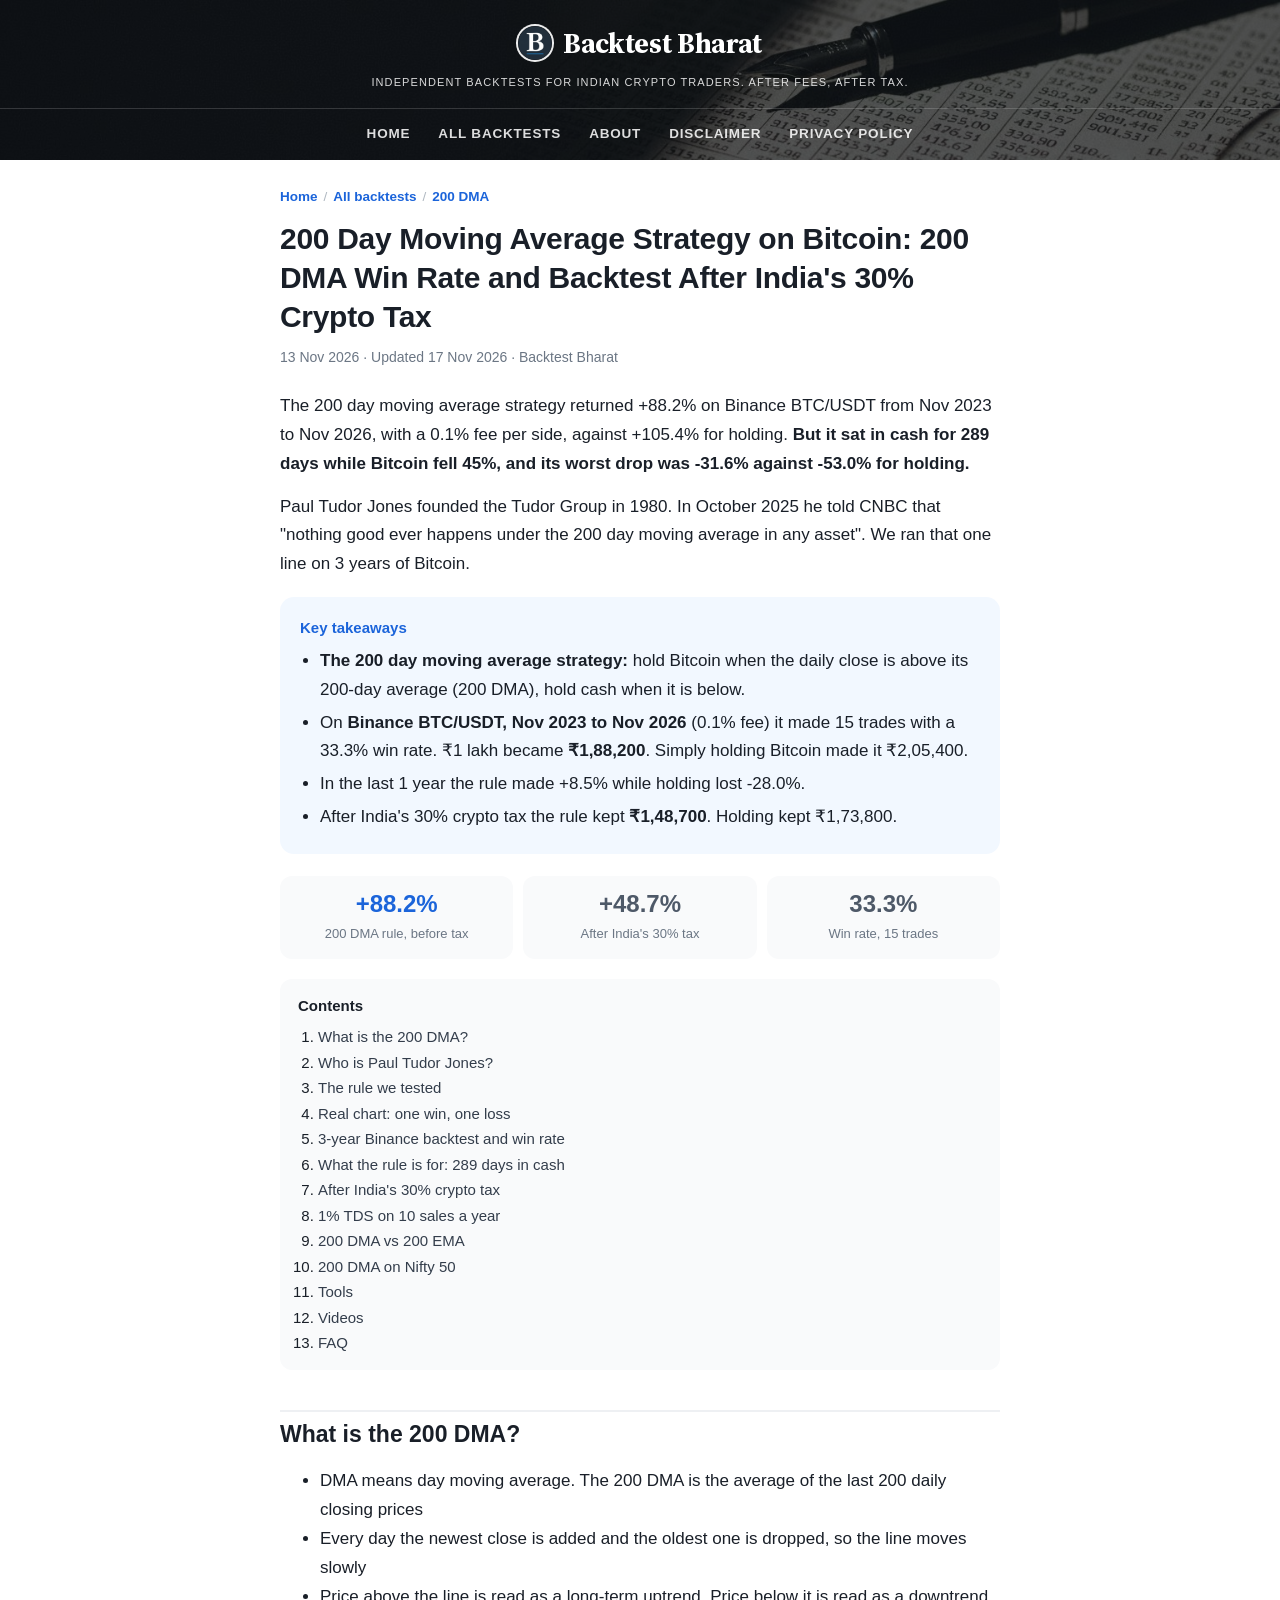
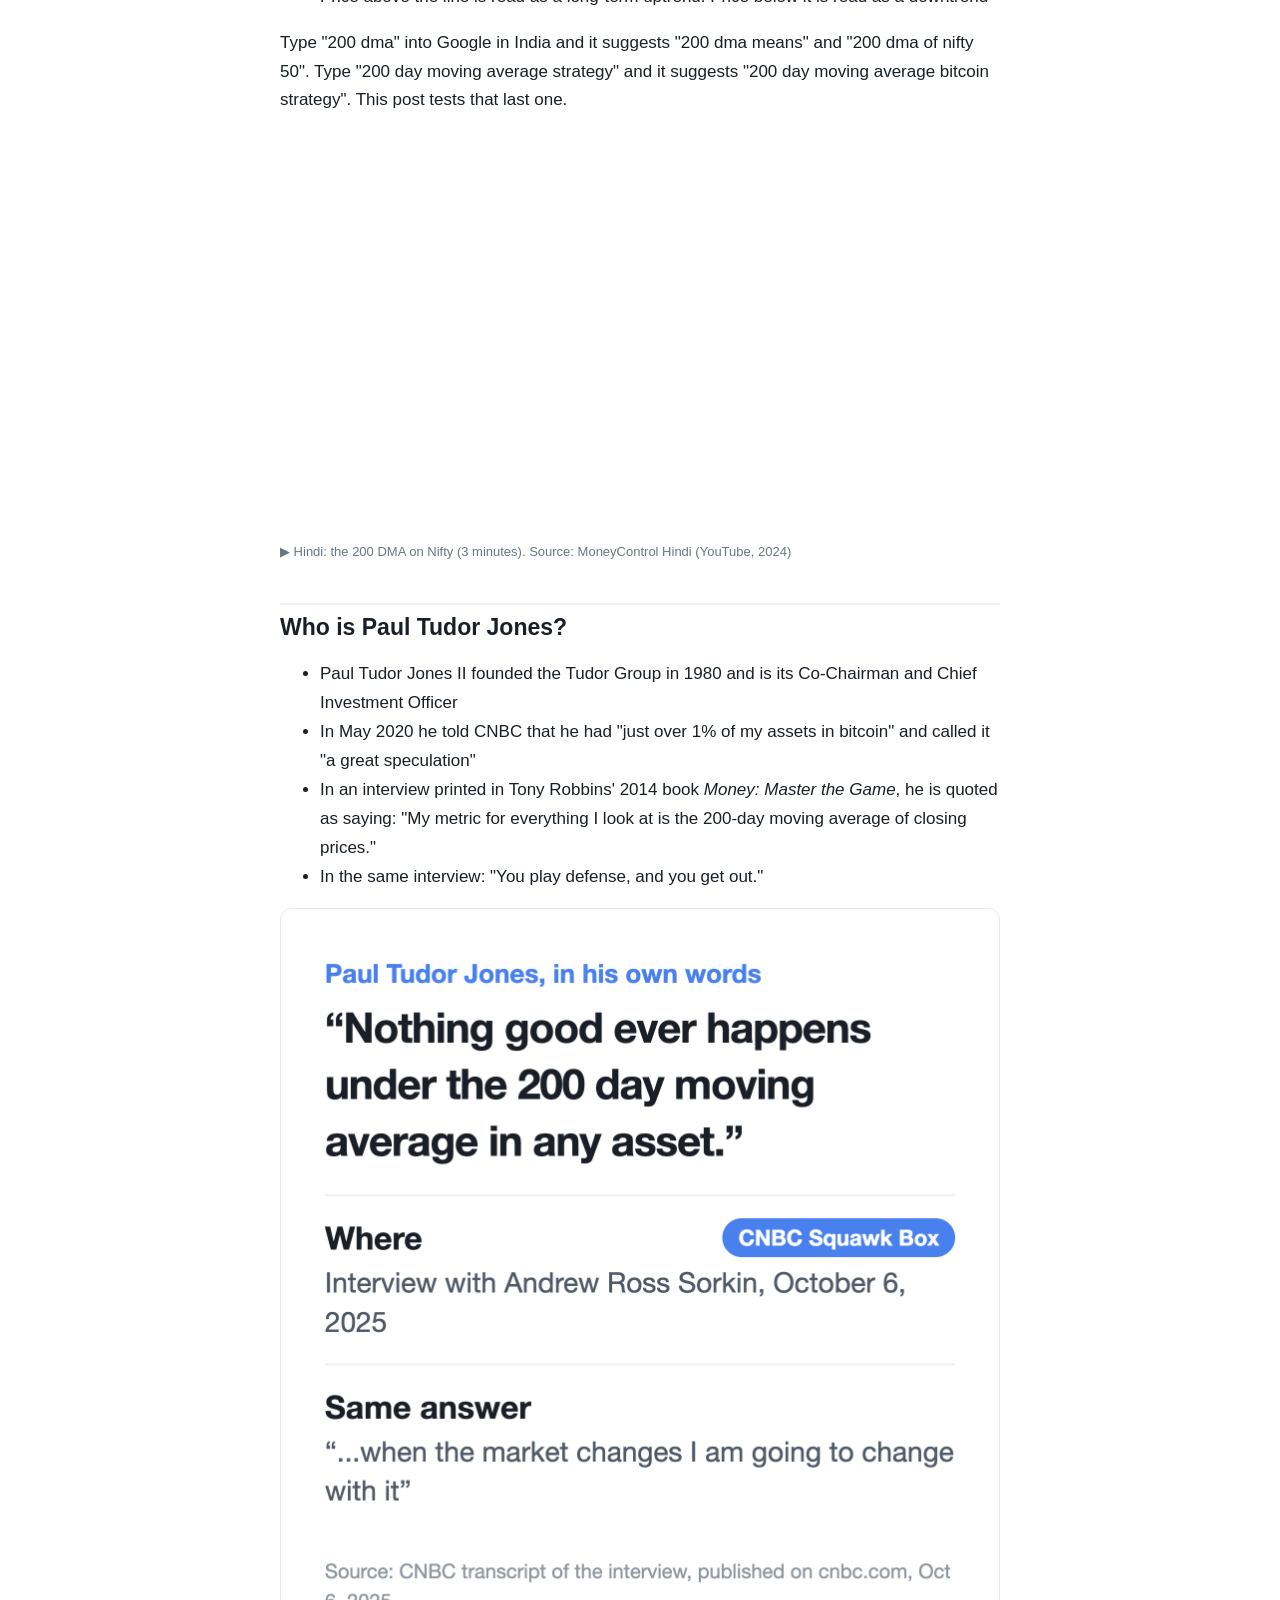
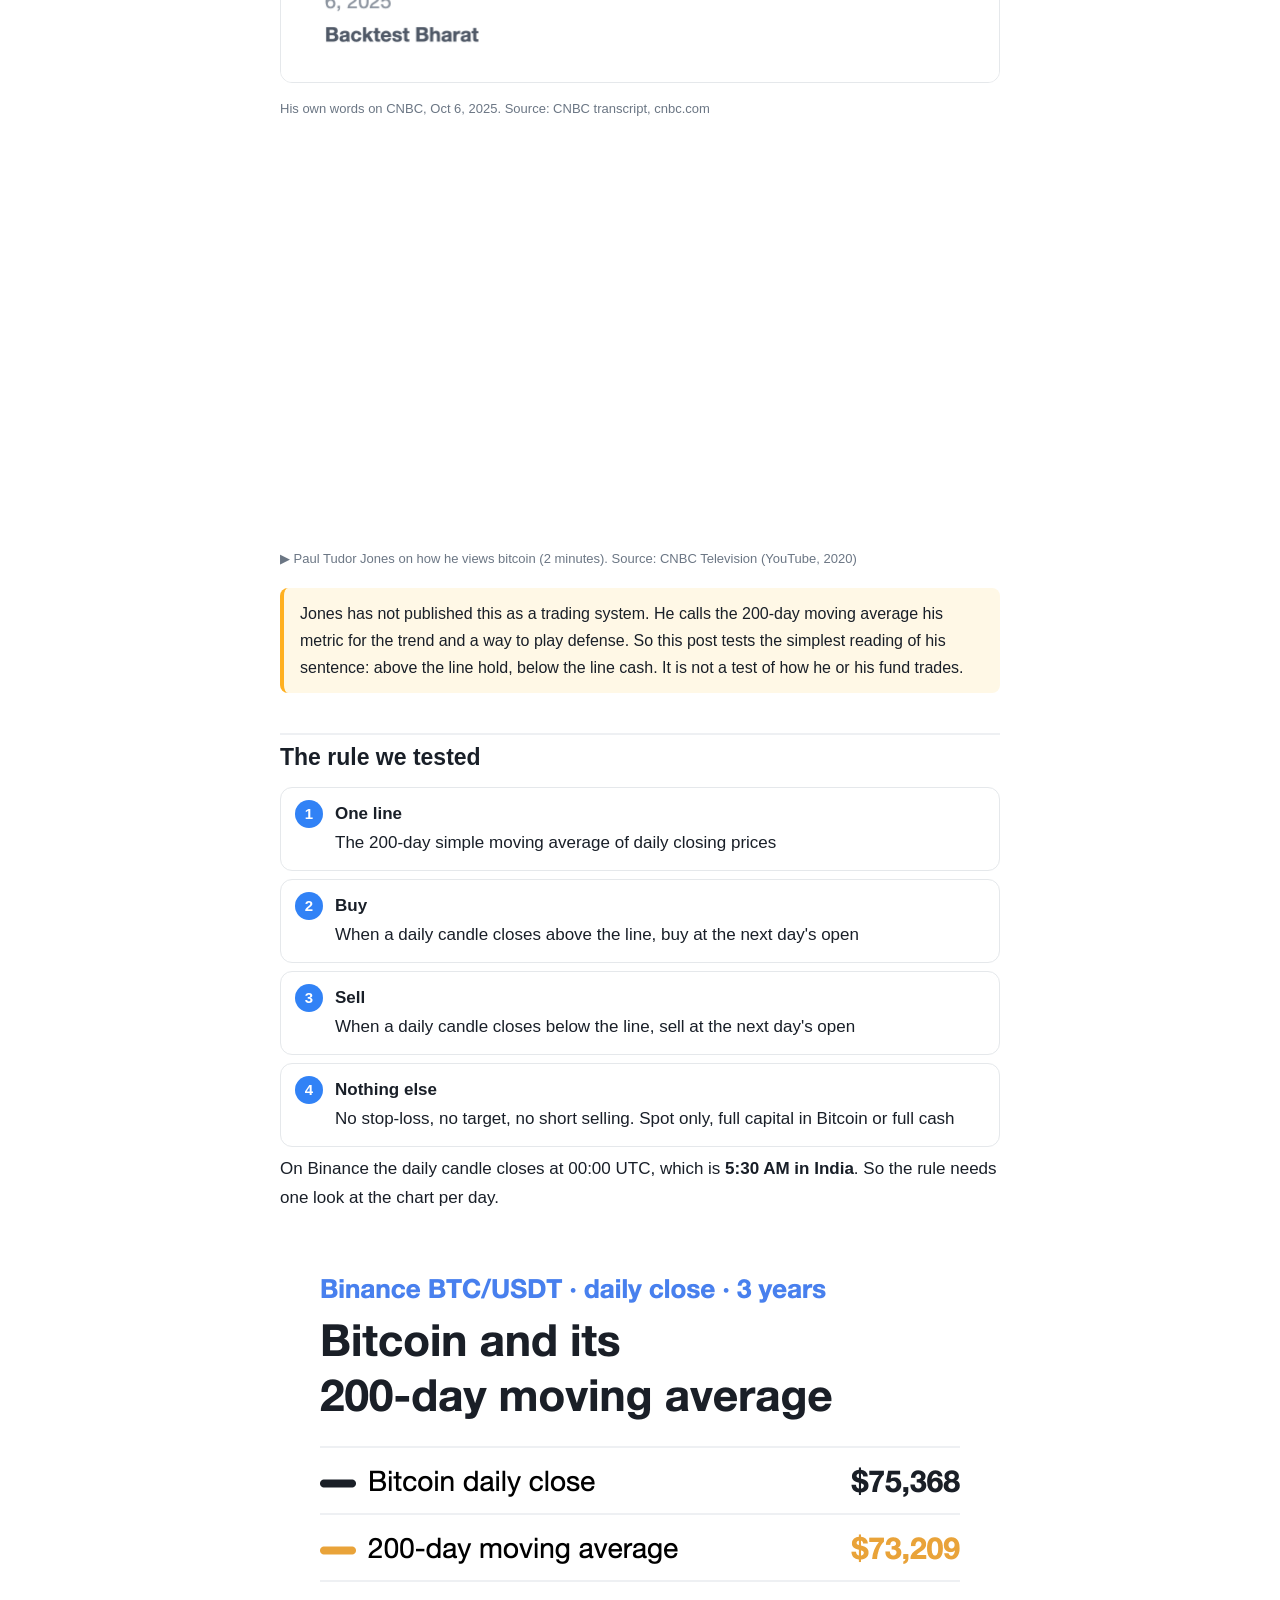
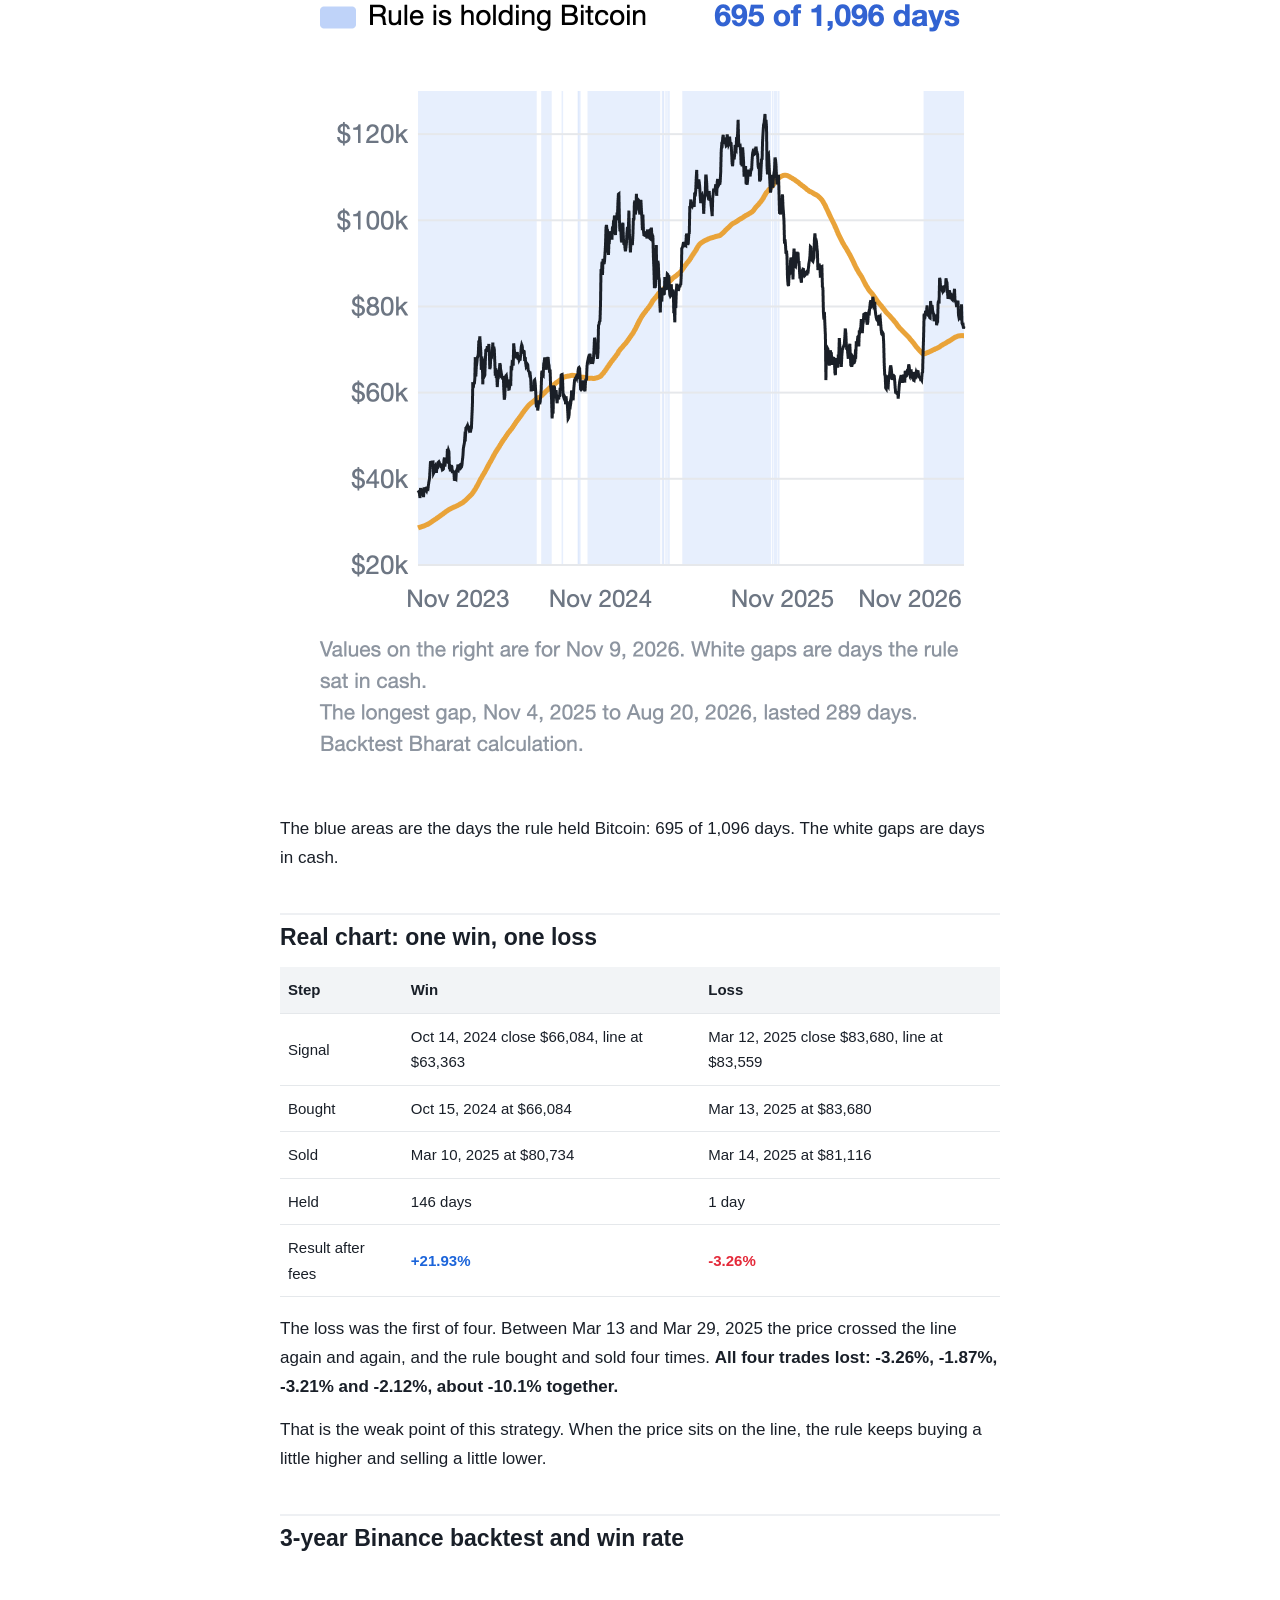
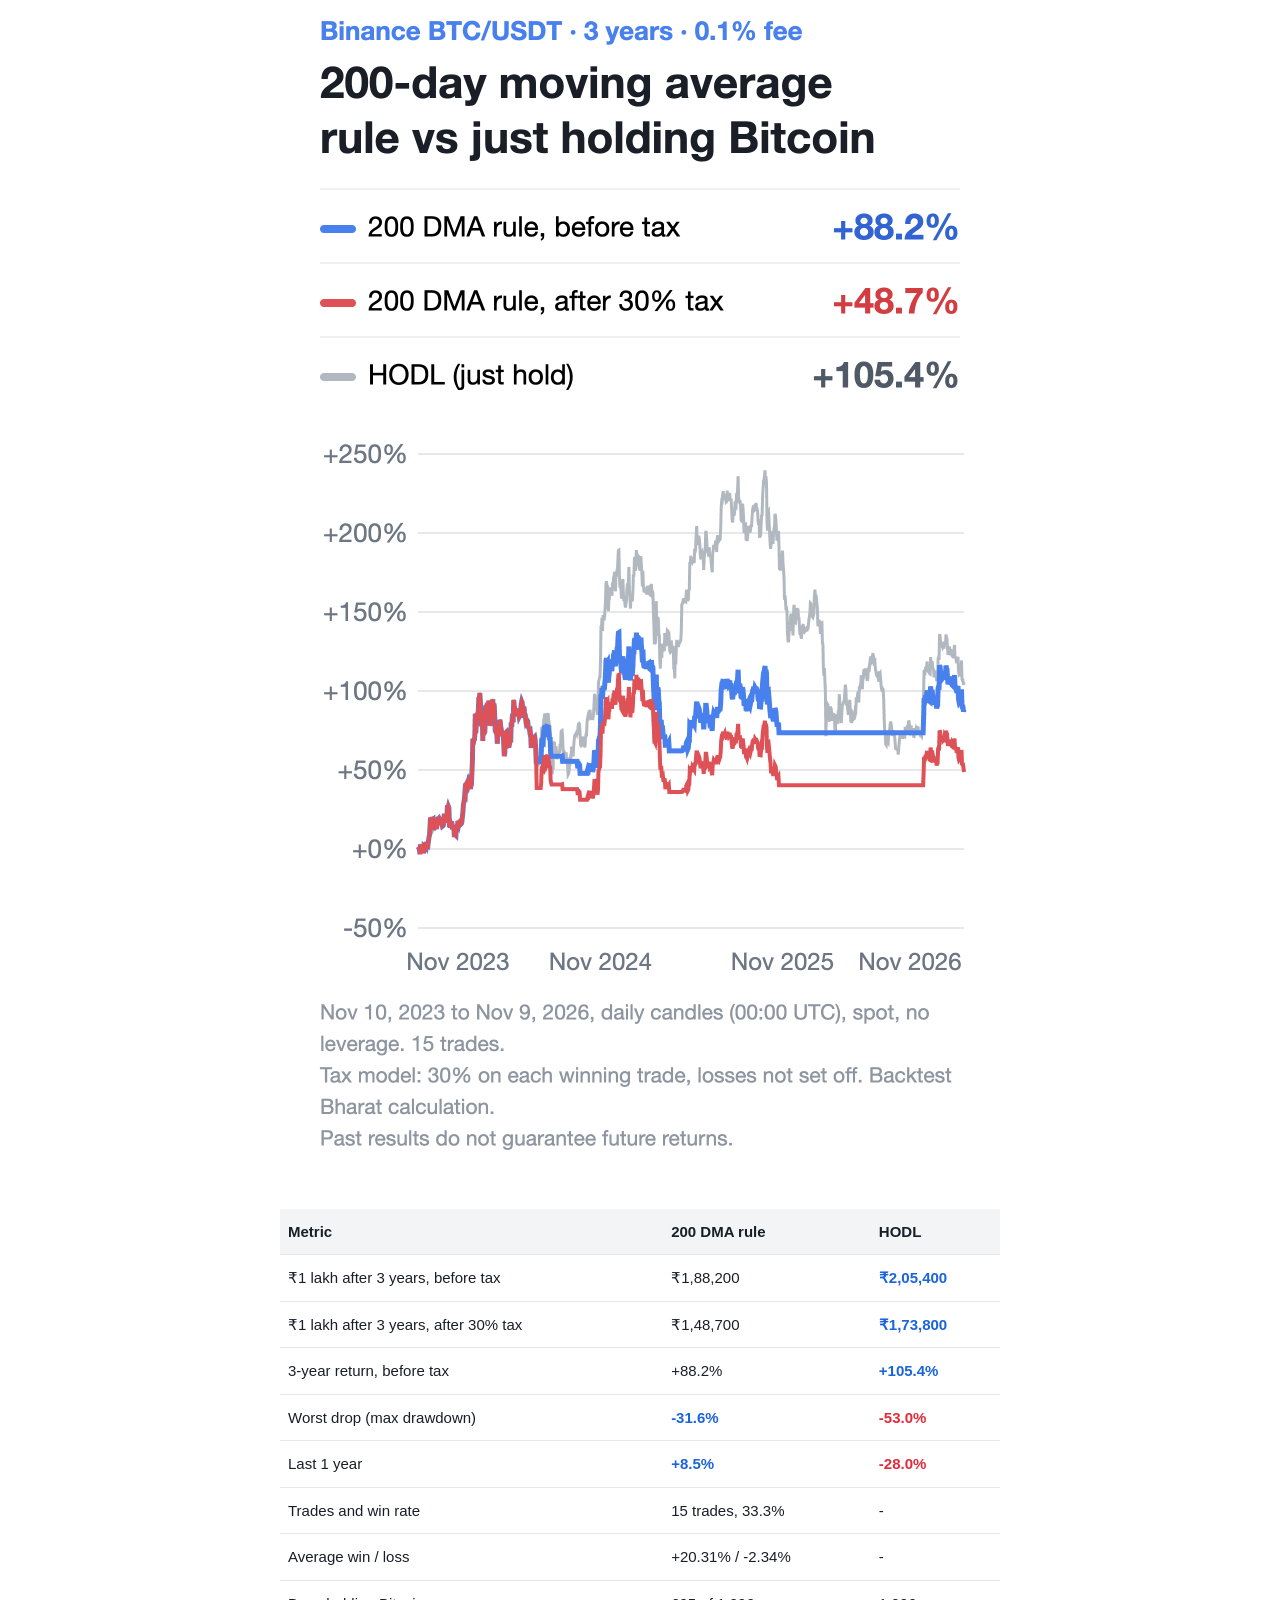
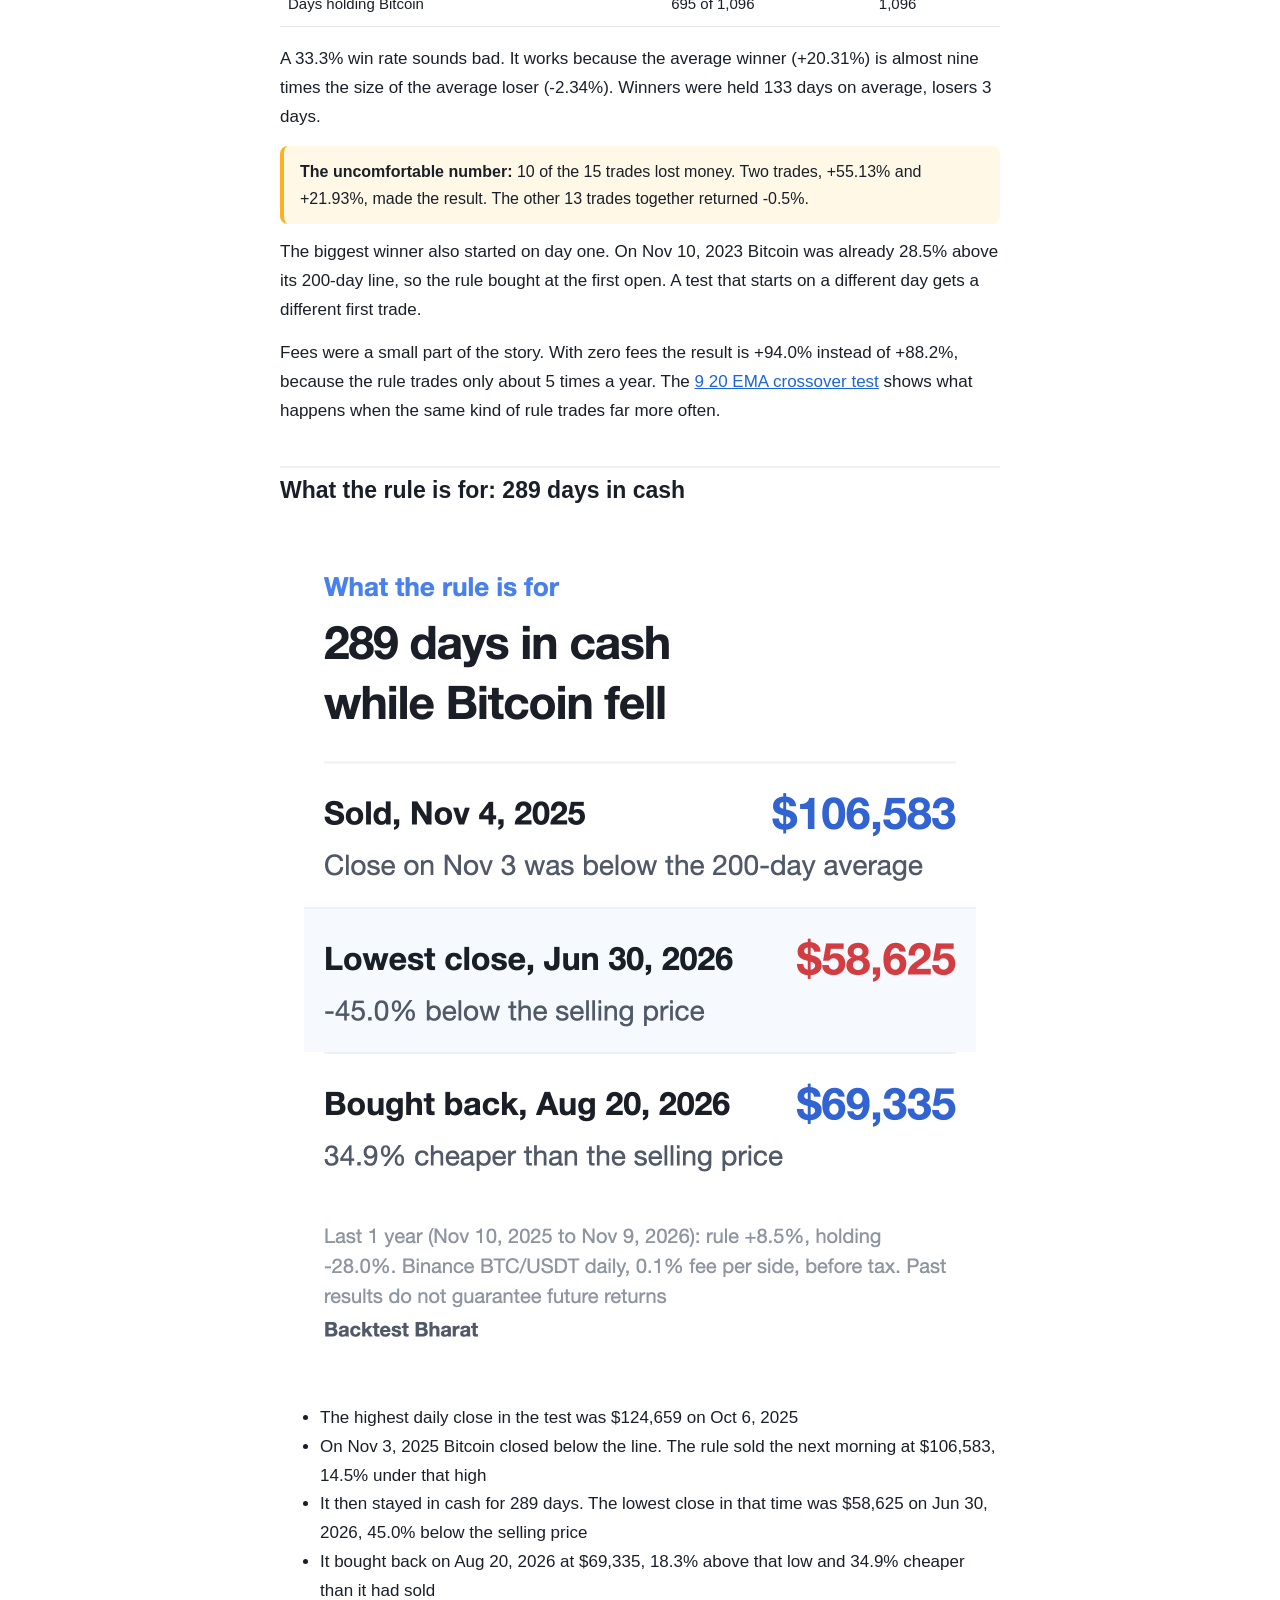
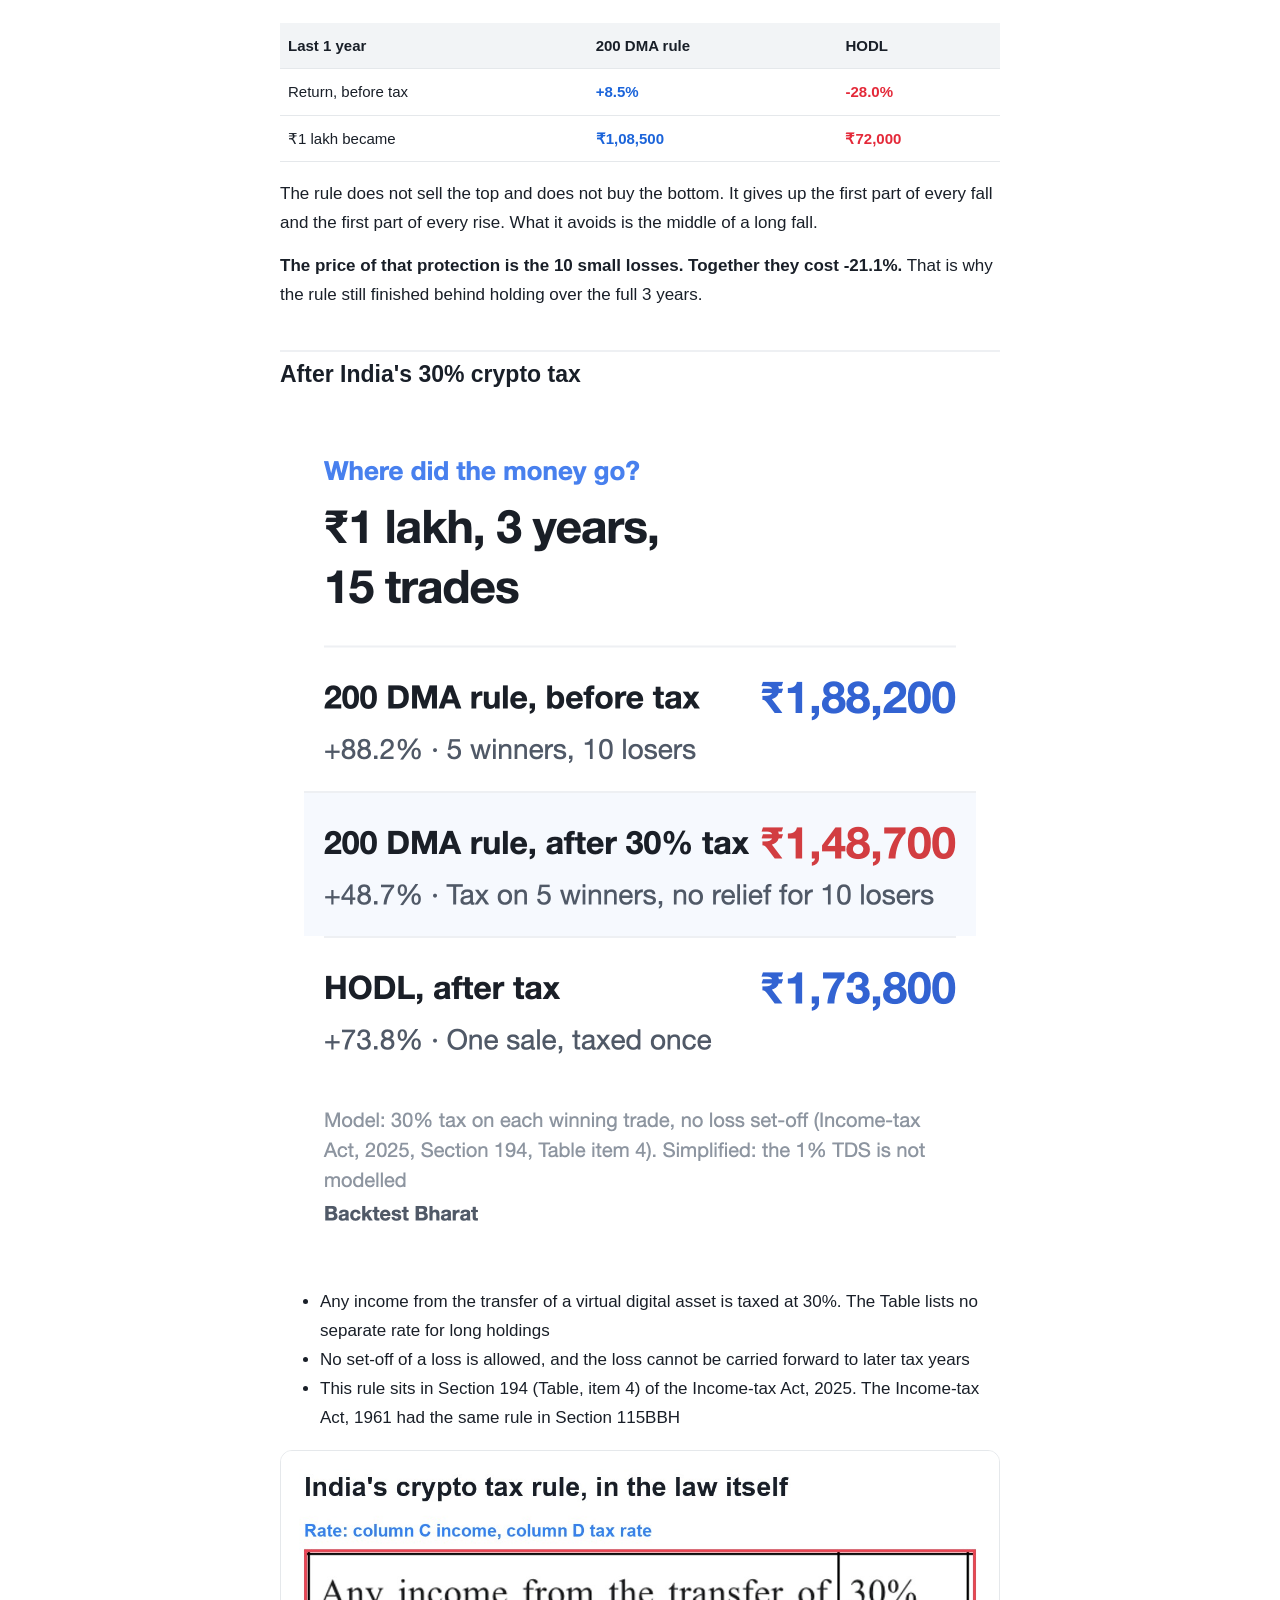
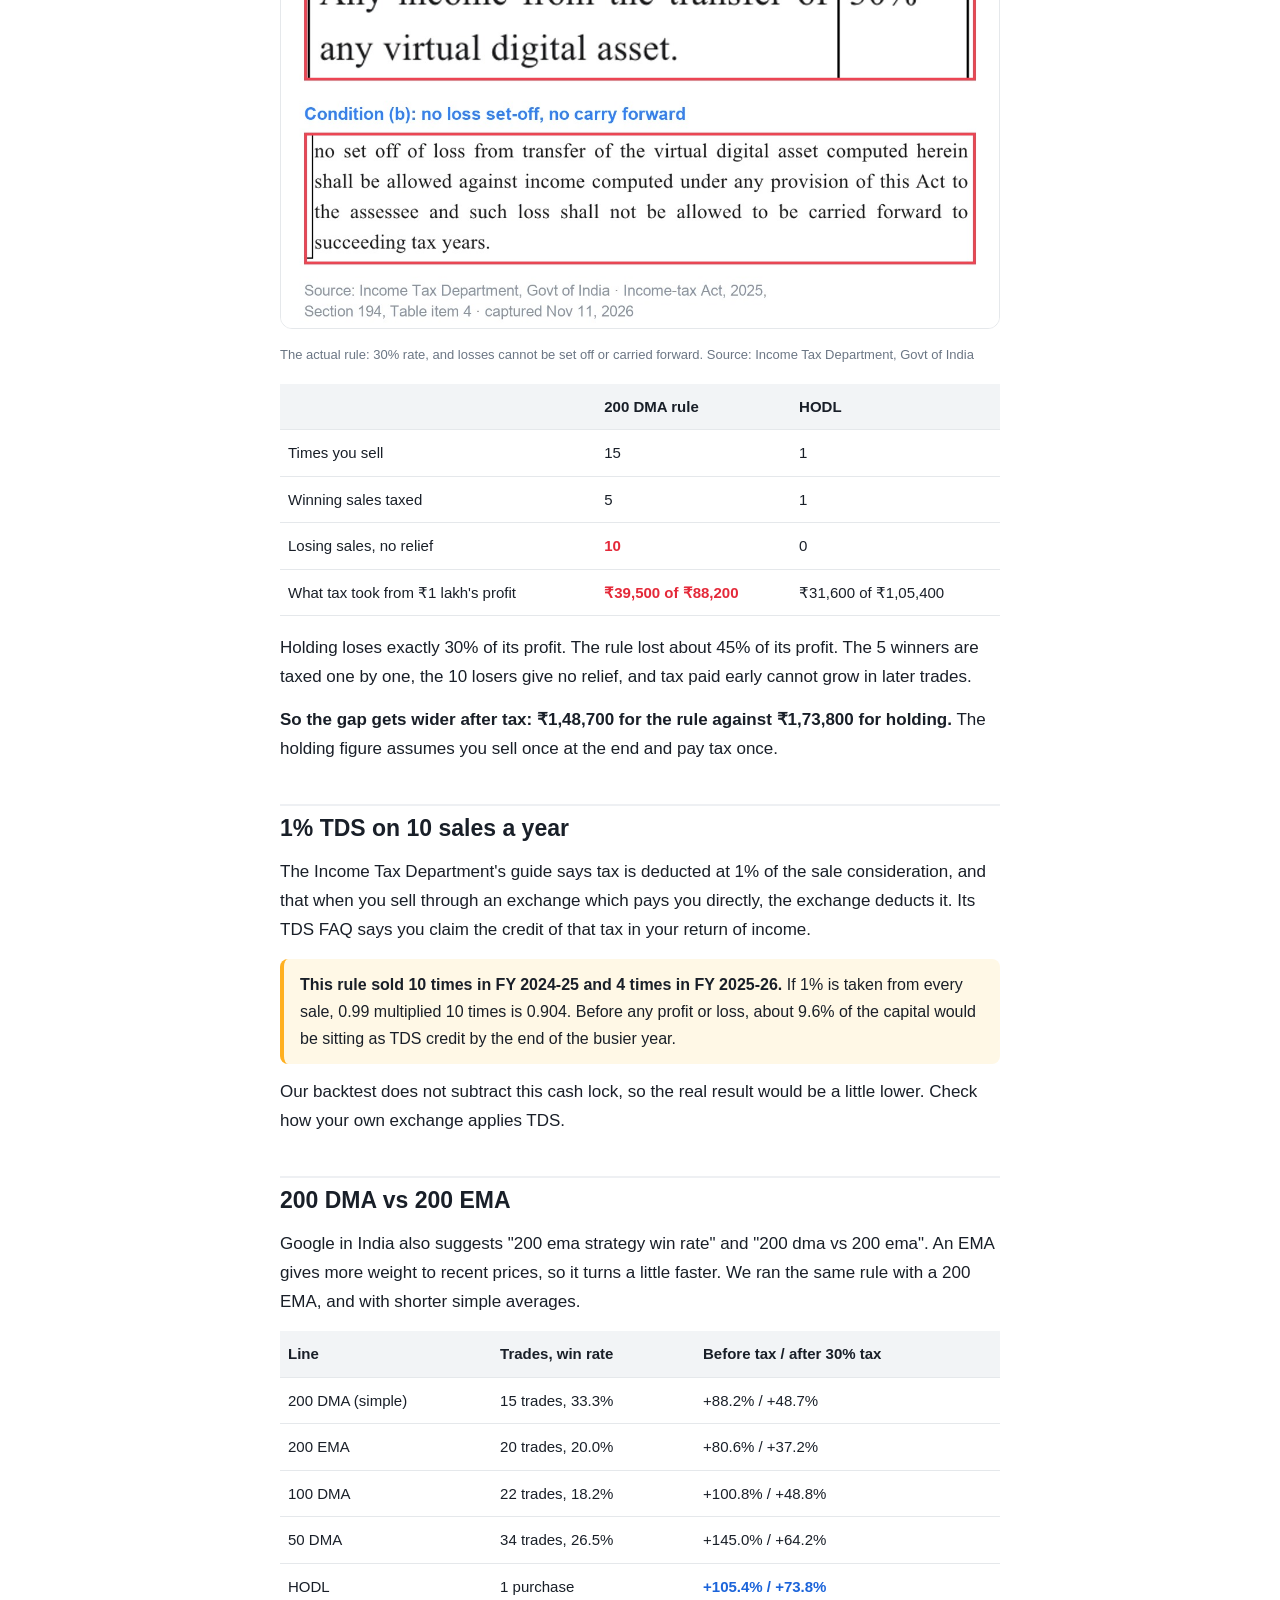
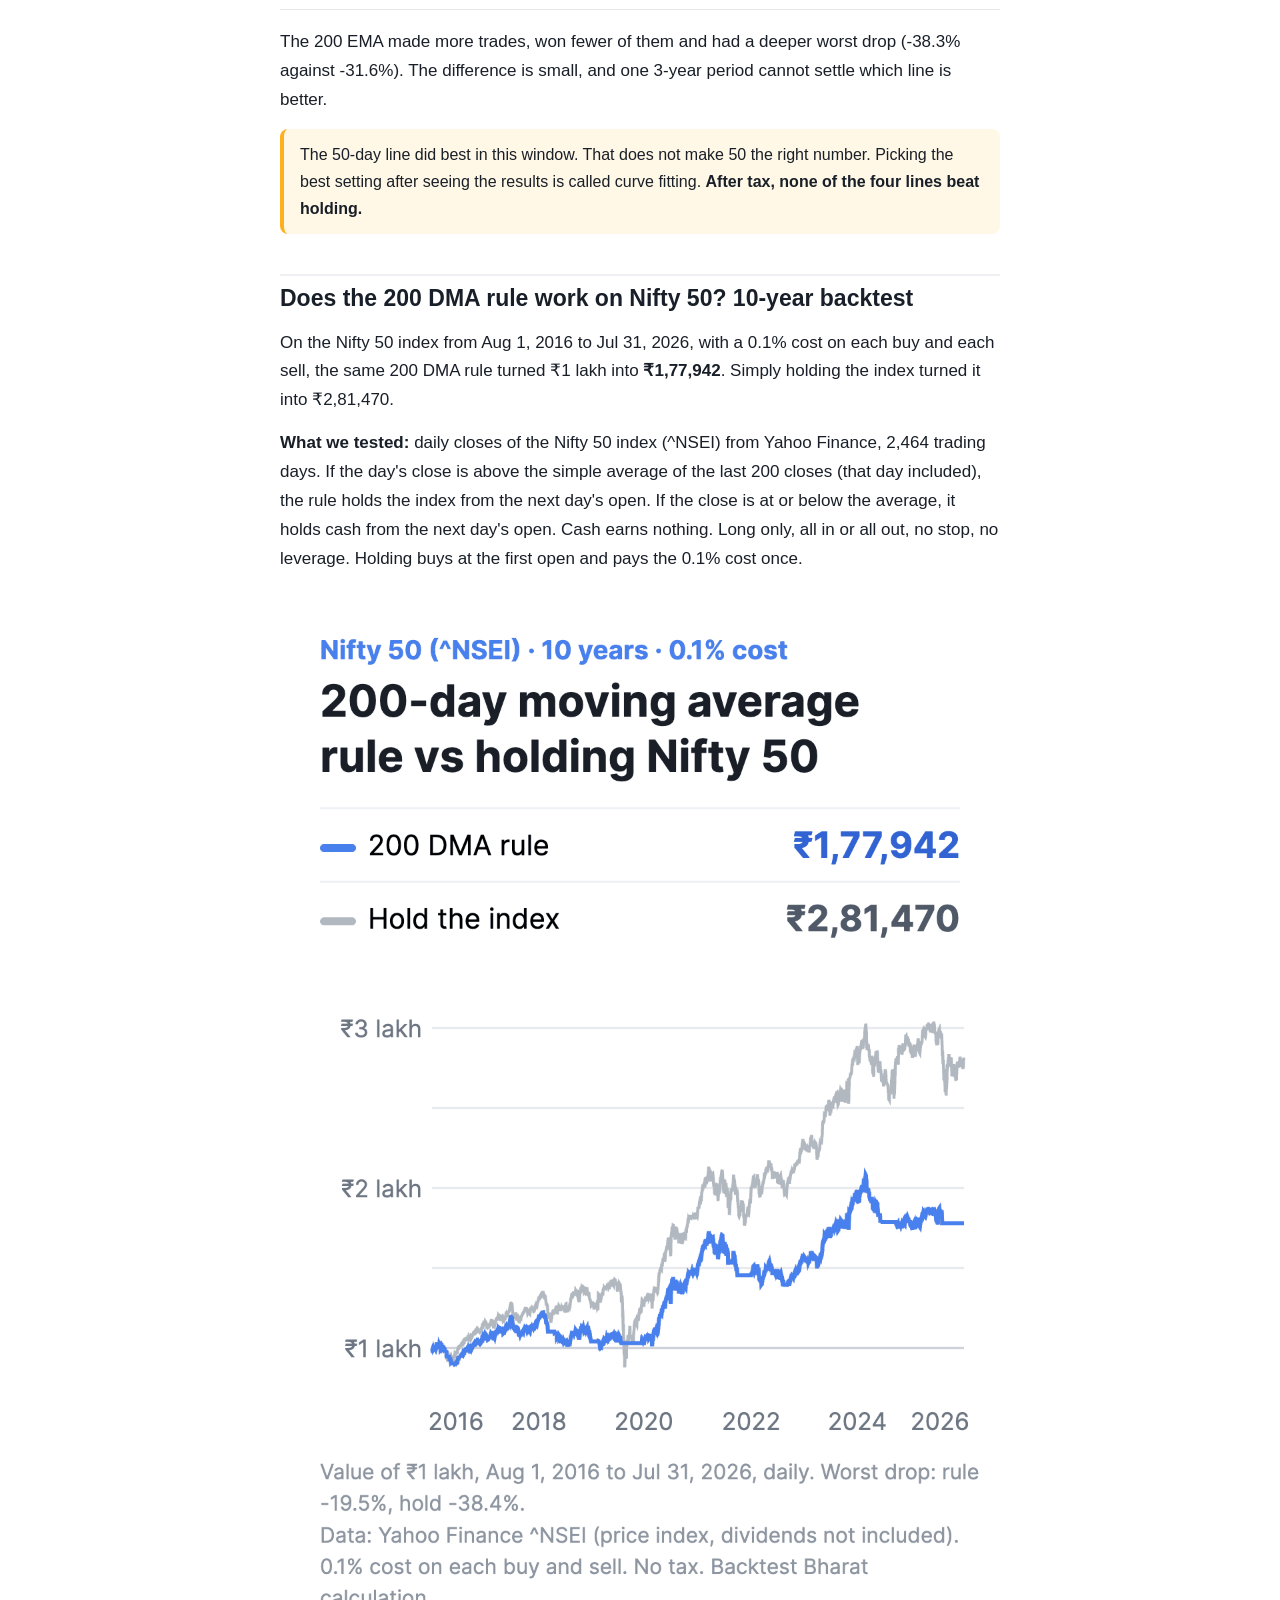
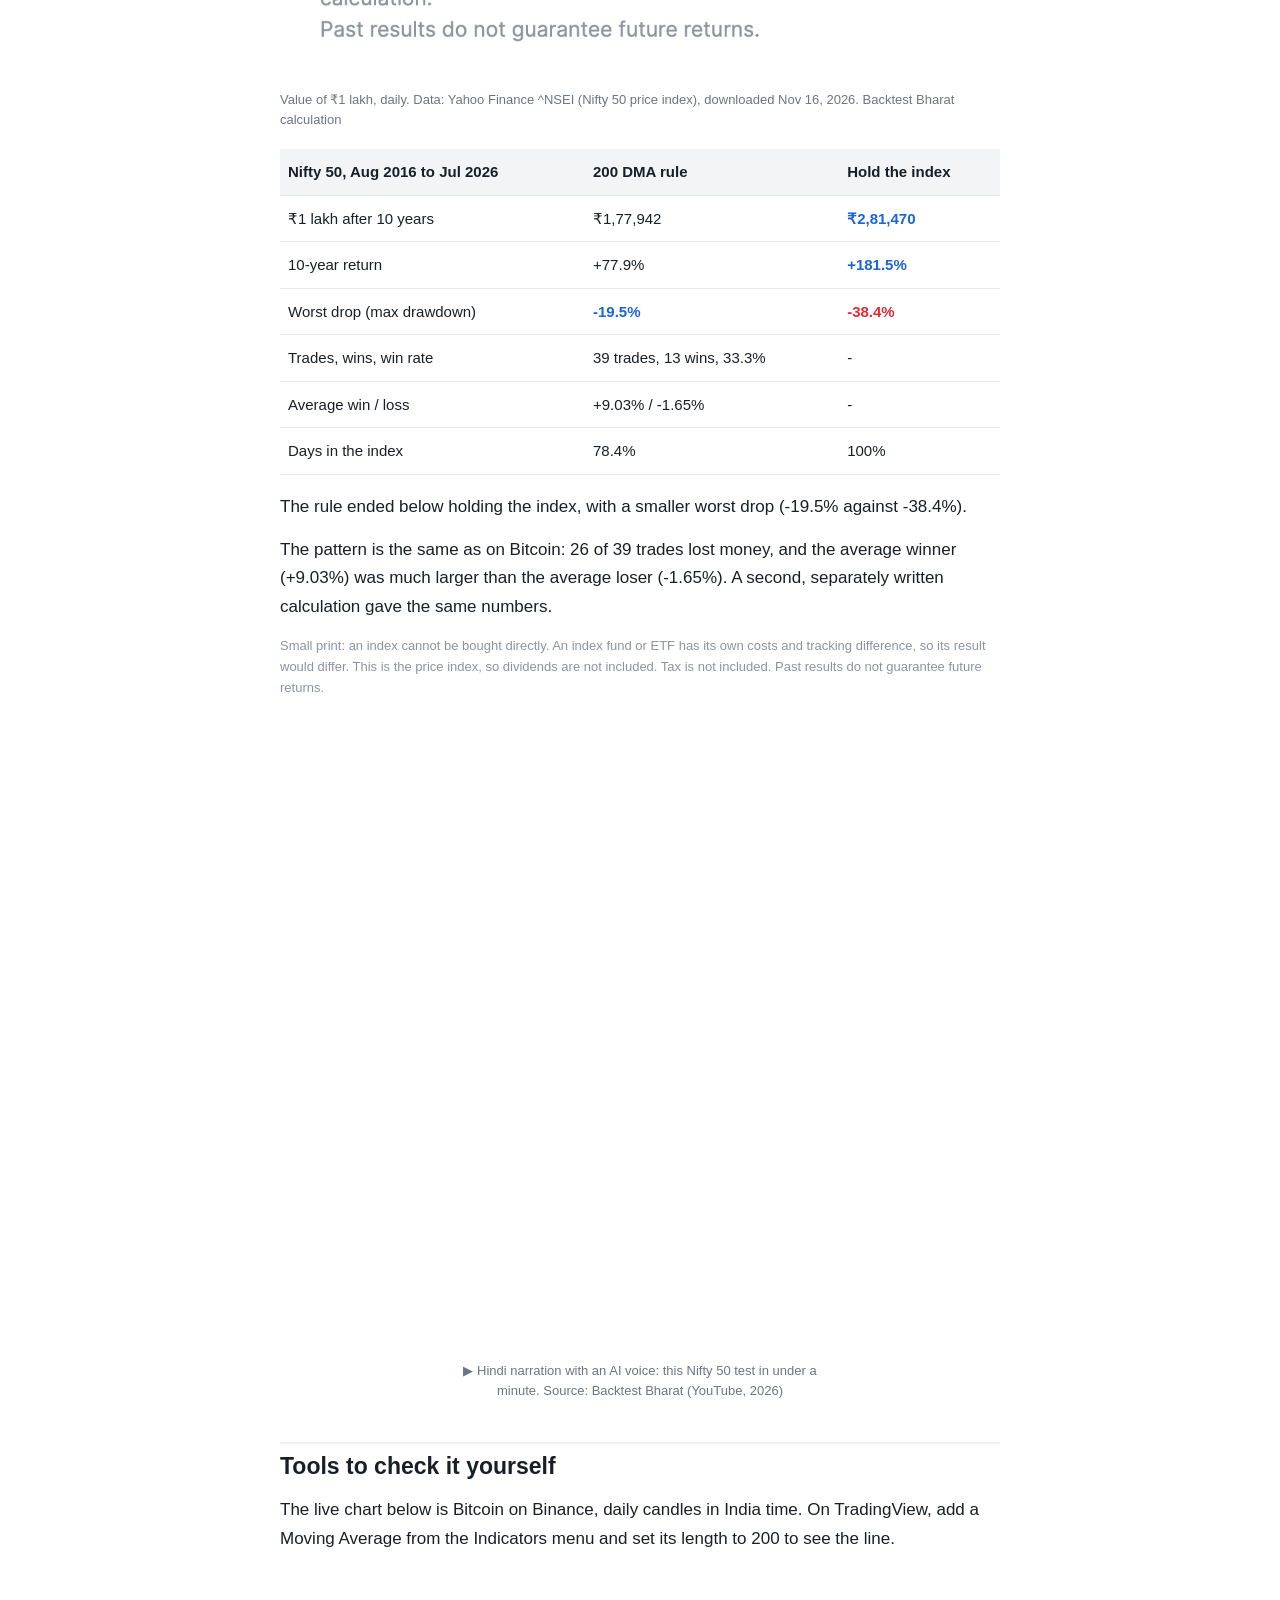
<file: 200-day-moving-average-strategy-bitcoin-backtest-india-tax/index.html>
<!DOCTYPE html>
<html lang="en-IN">
<head>
<meta charset="utf-8">
<meta name="viewport" content="width=device-width, initial-scale=1">
<title>200 Day Moving Average Strategy on Bitcoin: 200 DMA Win Rate and Backtest After India&#x27;s 30% Crypto Tax</title>
<meta name="description" content="200 day moving average strategy on Bitcoin, 3-year backtest: 15 trades, 33.3% win rate, +88.2% before and +48.7% after India&#x27;s 30% tax.">
<link rel="canonical" href="https://backtestbharat.github.io/200-day-moving-average-strategy-bitcoin-backtest-india-tax/">
<meta property="og:site_name" content="Backtest Bharat">
<meta property="og:locale" content="en_IN">
<meta property="og:type" content="article">
<meta property="og:title" content="200 Day Moving Average Strategy on Bitcoin: 200 DMA Win Rate and Backtest After India&#x27;s 30% Crypto Tax">
<meta property="og:description" content="200 day moving average strategy on Bitcoin, 3-year backtest: 15 trades, 33.3% win rate, +88.2% before and +48.7% after India&#x27;s 30% tax.">
<meta property="og:url" content="https://backtestbharat.github.io/200-day-moving-average-strategy-bitcoin-backtest-india-tax/">
<meta property="og:image" content="https://backtestbharat.github.io/img/200-day-moving-average-strategy-bitcoin-backtest-india-tax/e9-chart_m.png">
<meta property="og:image:alt" content="200 day moving average strategy vs holding Bitcoin, Binance BTC/USDT 3-year backtest before and after India&#x27;s 30% crypto tax">
<meta name="twitter:card" content="summary_large_image">
<meta name="twitter:title" content="200 Day Moving Average Strategy on Bitcoin: 200 DMA Win Rate and Backtest After India&#x27;s 30% Crypto Tax">
<meta name="twitter:description" content="200 day moving average strategy on Bitcoin, 3-year backtest: 15 trades, 33.3% win rate, +88.2% before and +48.7% after India&#x27;s 30% tax.">
<meta name="twitter:image" content="https://backtestbharat.github.io/img/200-day-moving-average-strategy-bitcoin-backtest-india-tax/e9-chart_m.png">
<meta name="msvalidate.01" content="7EBCBE0DADDDE1FE188175B416DD3E2A">
<meta name="google-site-verification" content="obEmHDuRxH-L0v0HxkkMah4z8ZlQoXYRCR3FlvIYeZU">
<link rel="icon" type="image/png" sizes="180x180" href="/favicon.png">
<link rel="icon" type="image/png" sizes="192x192" href="/assets/bb-logo-192.png">
<link rel="apple-touch-icon" href="/apple-touch-icon.png">
<link rel="alternate" type="application/rss+xml" title="Backtest Bharat" href="/feed.xml">
<link rel="preload" href="/assets/fonts/source-serif-4-700-latin.woff2" as="font" type="font/woff2" crossorigin>
<link rel="stylesheet" href="/assets/site.css">
<meta property="article:published_time" content="2026-11-13T12:46:00+05:30">
<meta property="article:modified_time" content="2026-11-17T05:50:00+05:30">
<meta property="og:image:width" content="1440">
<meta property="og:image:height" content="2426">
<script type="application/ld+json">{"@context":"https://schema.org","@type":"Article","headline":"200 Day Moving Average Strategy on Bitcoin: 200 DMA Win Rate and Backtest After India's 30% Crypto Tax","description":"200 day moving average strategy on Bitcoin, 3-year backtest: 15 trades, 33.3% win rate, +88.2% before and +48.7% after India's 30% tax.","image":["https://backtestbharat.github.io/img/200-day-moving-average-strategy-bitcoin-backtest-india-tax/e9-chart_m.png"],"datePublished":"2026-11-13T12:46:00+05:30","dateModified":"2026-11-17T05:50:00+05:30","inLanguage":"en-IN","author":{"@type":"Organization","name":"Backtest Bharat","url":"https://backtestbharat.github.io/"},"publisher":{"@type":"Organization","name":"Backtest Bharat","url":"https://backtestbharat.github.io/","logo":{"@type":"ImageObject","url":"https://backtestbharat.github.io/assets/bb-logo-192.png","width":192,"height":192}},"mainEntityOfPage":{"@type":"WebPage","@id":"https://backtestbharat.github.io/200-day-moving-average-strategy-bitcoin-backtest-india-tax/"}}</script>
<script type="application/ld+json">{"@context":"https://schema.org","@type":"BreadcrumbList","itemListElement":[{"@type":"ListItem","position":1,"name":"Home","item":"https://backtestbharat.github.io/"},{"@type":"ListItem","position":2,"name":"All backtests","item":"https://backtestbharat.github.io/all-backtests/"},{"@type":"ListItem","position":3,"name":"200 Day Moving Average Strategy on Bitcoin: 200 DMA Win Rate and Backtest After India's 30% Crypto Tax","item":"https://backtestbharat.github.io/200-day-moving-average-strategy-bitcoin-backtest-india-tax/"}]}</script>
<style>
.thp{font-size:17px;line-height:1.7;color:#191f28;font-family:Inter,'Helvetica Neue',Arial,sans-serif}
.thp p{margin:0 0 14px}
.thp h2{font-size:23px;line-height:1.4;margin:40px 0 14px;padding-top:6px;border-top:2px solid #eef0f3;color:#191f28}
.thp .tldr{background:#f2f8ff;border-radius:14px;padding:18px 20px;margin:18px 0 22px}
.thp .tldr b.t{display:block;font-size:15px;color:#1b64da;margin-bottom:6px}
.thp .tldr ul{margin:0;padding-left:20px}.thp .tldr li{margin:4px 0}
.thp .stats{display:grid;grid-template-columns:repeat(3,1fr);gap:10px;margin:16px 0 20px}
.thp .stat{background:#f9fafb;border-radius:12px;padding:14px 10px;text-align:center}
.thp .stat .n{font-size:24px;font-weight:800;color:#1b64da;line-height:1.2}.thp .stat .n.g{color:#4e5968}.thp .stat .n.r{color:#e42939}
.thp .stat .l{font-size:13px;color:#6b7684;margin-top:4px}
.thp .toc{background:#f9fafb;border-radius:12px;padding:14px 18px;margin:0 0 10px;font-size:15px}
.thp .toc ol{margin:6px 0 0;padding-left:20px}.thp .toc a{color:#333d4b;text-decoration:none}
.thp .rule{display:flex;gap:12px;align-items:flex-start;background:#fff;border:1.5px solid #e5e8eb;border-radius:12px;padding:12px 14px;margin:8px 0}
.thp .rule .k{flex:none;width:28px;height:28px;border-radius:50%;background:#3182f6;color:#fff;font-weight:800;text-align:center;line-height:28px;font-size:15px}
.thp .rule b{display:block}
.thp .warn{background:#fff8e6;border-left:4px solid #ffb020;border-radius:8px;padding:12px 16px;margin:14px 0;font-size:16px}
.thp table{width:100%;border-collapse:collapse;font-size:15px;margin:10px 0 18px}
.thp th,.thp td{border-bottom:1px solid #e5e8eb;padding:10px 8px;text-align:left}.thp th{background:#f2f4f6;font-weight:700}
.thp td.up{color:#1b64da;font-weight:700}.thp td.dn{color:#e42939;font-weight:700}
.thp .cta{background:#191f28;color:#fff;border-radius:14px;padding:20px;margin:18px 0}
.thp .cta p{margin:0 0 12px;color:#e5e8eb}.thp .cta b{color:#fff}
.thp .btn{display:inline-block;background:#3182f6;color:#fff!important;text-decoration:none;font-weight:700;border-radius:10px;padding:12px 18px;margin:4px 6px 4px 0}
.thp .btn.w{background:#fff;color:#191f28!important}
.thp .small{font-size:13px;color:#8b95a1;line-height:1.6}
.thp details{border:1.5px solid #e5e8eb;border-radius:12px;padding:12px 16px;margin:8px 0}
.thp summary{font-weight:700;cursor:pointer}
.thp details p{margin:10px 0 0}
@media(max-width:480px){.thp{font-size:16px}.thp .stats{grid-template-columns:1fr 1fr 1fr;gap:6px}.thp .stat .n{font-size:19px}.thp h2{font-size:20px}}
</style>
<style>.thp .bnx{display:none;background:#fff8e1;border:2px solid #f0b90b;border-radius:14px;padding:18px 20px;margin:16px 0}.thp .bnx .btn{background:#f0b90b;color:#191f28!important}.thp .asci{font-size:13px;font-weight:700;color:#4e5968;margin:0 0 10px}</style>
</head>
<body>
<a class="skip" href="#main">Skip to content</a>
<header class="site-head compact">
<p class="brand"><a href="/"><img src="/assets/bb-logo-96.png" alt="" width="96" height="96"><span>Backtest Bharat</span></a></p>
<p class="tag">Independent backtests for Indian crypto traders. After fees, after tax.</p>
<nav class="tabs" aria-label="Main"><a href="/">Home</a><a href="/all-backtests/">All Backtests</a><a href="/about/">About</a><a href="/disclaimer/">Disclaimer</a><a href="/privacy-policy/">Privacy Policy</a></nav>
</header>
<main id="main">
<article>
<nav class="bbcrumb" aria-label="Breadcrumb"><a href="/">Home</a><i aria-hidden="true">/</i><a href="/all-backtests/">All backtests</a><i aria-hidden="true">/</i><a href="/all-backtests/#200-dma">200 DMA</a></nav>
<h1 class="page-title">200 Day Moving Average Strategy on Bitcoin: 200 DMA Win Rate and Backtest After India&#x27;s 30% Crypto Tax</h1>
<p class="post-meta"><time datetime="2026-11-13T12:46:00+05:30">13 Nov 2026</time> · Updated <time datetime="2026-11-17T05:50:00+05:30">17 Nov 2026</time> · Backtest Bharat</p>
<div class="post-body">
<div class="thp">
<p>The 200 day moving average strategy returned +88.2% on Binance BTC/USDT from Nov 2023 to Nov 2026, with a 0.1% fee per side, against +105.4% for holding. <b>But it sat in cash for 289 days while Bitcoin fell 45%, and its worst drop was -31.6% against -53.0% for holding.</b></p>
<p>Paul Tudor Jones founded the Tudor Group in 1980. In October 2025 he told CNBC that "nothing good ever happens under the 200 day moving average in any asset". We ran that one line on 3 years of Bitcoin.</p>

<div class="tldr"><b class="t">Key takeaways</b>
<ul>
<li><b>The 200 day moving average strategy:</b> hold Bitcoin when the daily close is above its 200-day average (200 DMA), hold cash when it is below.</li>
<li>On <b>Binance BTC/USDT, Nov 2023 to Nov 2026</b> (0.1% fee) it made 15 trades with a 33.3% win rate. ₹1 lakh became <b>₹1,88,200</b>. Simply holding Bitcoin made it ₹2,05,400.</li>
<li>In the last 1 year the rule made +8.5% while holding lost -28.0%.</li>
<li>After India's 30% crypto tax the rule kept <b>₹1,48,700</b>. Holding kept ₹1,73,800.</li>
</ul></div>

<div class="stats">
<div class="stat"><div class="n">+88.2%</div><div class="l">200 DMA rule, before tax</div></div>
<div class="stat"><div class="n g">+48.7%</div><div class="l">After India's 30% tax</div></div>
<div class="stat"><div class="n g">33.3%</div><div class="l">Win rate, 15 trades</div></div>
</div>

<div class="toc"><b>Contents</b><ol>
<li><a href="#what">What is the 200 DMA?</a></li>
<li><a href="#who">Who is Paul Tudor Jones?</a></li>
<li><a href="#rules">The rule we tested</a></li>
<li><a href="#example">Real chart: one win, one loss</a></li>
<li><a href="#result">3-year Binance backtest and win rate</a></li>
<li><a href="#defence">What the rule is for: 289 days in cash</a></li>
<li><a href="#tax">After India's 30% crypto tax</a></li>
<li><a href="#tds">1% TDS on 10 sales a year</a></li>
<li><a href="#ema">200 DMA vs 200 EMA</a></li>
<li><a href="#nifty">200 DMA on Nifty 50</a></li>
<li><a href="#tools">Tools</a></li>
<li><a href="#watch">Videos</a></li>
<li><a href="#faq">FAQ</a></li>
</ol></div>

<h2 id="what">What is the 200 DMA?</h2>
<ul>
<li>DMA means day moving average. The 200 DMA is the average of the last 200 daily closing prices</li>
<li>Every day the newest close is added and the oldest one is dropped, so the line moves slowly</li>
<li>Price above the line is read as a long-term uptrend. Price below it is read as a downtrend</li>
</ul>
<p>Type "200 dma" into Google in India and it suggests "200 dma means" and "200 dma of nifty 50". Type "200 day moving average strategy" and it suggests "200 day moving average bitcoin strategy". This post tests that last one.</p>
<div style="position:relative;padding-bottom:56.25%;height:0;overflow:hidden;border-radius:12px;margin:16px 0 6px"><iframe src="https://www.youtube-nocookie.com/embed/Mcp_l8ftbJ0" title="Nifty 200 DMA को समझ लेंगे तो मार्केट समझ लेंगे" loading="lazy" style="position:absolute;top:0;left:0;width:100%;height:100%;border:0" allow="accelerometer; encrypted-media; gyroscope; picture-in-picture" allowfullscreen></iframe></div>
<p class="small" style="margin:0 0 18px;color:#6b7684">▶ Hindi: the 200 DMA on Nifty (3 minutes). Source: MoneyControl Hindi (YouTube, 2024)</p>

<h2 id="who">Who is Paul Tudor Jones?</h2>
<ul>
<li>Paul Tudor Jones II founded the Tudor Group in 1980 and is its Co-Chairman and Chief Investment Officer</li>
<li>In May 2020 he told CNBC that he had "just over 1% of my assets in bitcoin" and called it "a great speculation"</li>
<li>In an interview printed in Tony Robbins' 2014 book <i>Money: Master the Game</i>, he is quoted as saying: "My metric for everything I look at is the 200-day moving average of closing prices."</li>
<li>In the same interview: "You play defense, and you get out."</li>
</ul>
<div class="separator" style="text-align:center;margin:16px 0 6px"><img src="/img/200-day-moving-average-strategy-bitcoin-backtest-india-tax/e9-quote.png" alt="Paul Tudor Jones on CNBC Squawk Box, Oct 6, 2025: nothing good ever happens under the 200 day moving average in any asset" style="max-width:100%;height:auto;border-radius:12px;border:1px solid #e5e8eb" border="0" width="1440" height="1550" /></div>
<p class="small" style="margin:0 0 18px;color:#6b7684">His own words on CNBC, Oct 6, 2025. Source: CNBC transcript, cnbc.com</p>
<div style="position:relative;padding-bottom:56.25%;height:0;overflow:hidden;border-radius:12px;margin:16px 0 6px"><iframe src="https://www.youtube-nocookie.com/embed/SmH1avX_RVc" title="Paul Tudor Jones on bitcoin: It&#x27;s like investing early in a tech company" loading="lazy" style="position:absolute;top:0;left:0;width:100%;height:100%;border:0" allow="accelerometer; encrypted-media; gyroscope; picture-in-picture" allowfullscreen></iframe></div>
<p class="small" style="margin:0 0 18px;color:#6b7684">▶ Paul Tudor Jones on how he views bitcoin (2 minutes). Source: CNBC Television (YouTube, 2020)</p>
<div class="warn">Jones has not published this as a trading system. He calls the 200-day moving average his metric for the trend and a way to play defense. So this post tests the simplest reading of his sentence: above the line hold, below the line cash. It is not a test of how he or his fund trades.</div>

<h2 id="rules">The rule we tested</h2>
<div class="rule"><span class="k">1</span><div><b>One line</b>The 200-day simple moving average of daily closing prices</div></div>
<div class="rule"><span class="k">2</span><div><b>Buy</b>When a daily candle closes above the line, buy at the next day's open</div></div>
<div class="rule"><span class="k">3</span><div><b>Sell</b>When a daily candle closes below the line, sell at the next day's open</div></div>
<div class="rule"><span class="k">4</span><div><b>Nothing else</b>No stop-loss, no target, no short selling. Spot only, full capital in Bitcoin or full cash</div></div>
<p>On Binance the daily candle closes at 00:00 UTC, which is <b>5:30 AM in India</b>. So the rule needs one look at the chart per day.</p>
<div class="separator" style="text-align:center;margin:16px 0 16px"><img src="/img/200-day-moving-average-strategy-bitcoin-backtest-india-tax/e9-price.png" alt="Bitcoin daily close and its 200-day moving average (200 DMA), Nov 2023 to Nov 2026, with the days the rule held Bitcoin shaded" style="max-width:100%;height:auto;border-radius:12px" border="0" width="1440" height="2322" loading="lazy" /></div>
<p>The blue areas are the days the rule held Bitcoin: 695 of 1,096 days. The white gaps are days in cash.</p>

<h2 id="example">Real chart: one win, one loss</h2>
<table>
<tr><th>Step</th><th>Win</th><th>Loss</th></tr>
<tr><td>Signal</td><td>Oct 14, 2024 close $66,084, line at $63,363</td><td>Mar 12, 2025 close $83,680, line at $83,559</td></tr>
<tr><td>Bought</td><td>Oct 15, 2024 at $66,084</td><td>Mar 13, 2025 at $83,680</td></tr>
<tr><td>Sold</td><td>Mar 10, 2025 at $80,734</td><td>Mar 14, 2025 at $81,116</td></tr>
<tr><td>Held</td><td>146 days</td><td>1 day</td></tr>
<tr><td>Result after fees</td><td class="up">+21.93%</td><td class="dn">-3.26%</td></tr>
</table>
<p>The loss was the first of four. Between Mar 13 and Mar 29, 2025 the price crossed the line again and again, and the rule bought and sold four times. <b>All four trades lost: -3.26%, -1.87%, -3.21% and -2.12%, about -10.1% together.</b></p>
<p>That is the weak point of this strategy. When the price sits on the line, the rule keeps buying a little higher and selling a little lower.</p>

<h2 id="result">3-year Binance backtest and win rate</h2>
<div class="separator" style="text-align:center;margin:16px 0 16px"><img src="/img/200-day-moving-average-strategy-bitcoin-backtest-india-tax/e9-chart_m.png" alt="200 day moving average strategy vs holding Bitcoin, Binance BTC/USDT 3-year backtest before and after India&#x27;s 30% crypto tax" style="max-width:100%;height:auto;border-radius:12px" border="0" width="1440" height="2426" loading="lazy" /></div>
<table>
<tr><th>Metric</th><th>200 DMA rule</th><th>HODL</th></tr>
<tr><td>₹1 lakh after 3 years, before tax</td><td>₹1,88,200</td><td class="up">₹2,05,400</td></tr>
<tr><td>₹1 lakh after 3 years, after 30% tax</td><td>₹1,48,700</td><td class="up">₹1,73,800</td></tr>
<tr><td>3-year return, before tax</td><td>+88.2%</td><td class="up">+105.4%</td></tr>
<tr><td>Worst drop (max drawdown)</td><td class="up">-31.6%</td><td class="dn">-53.0%</td></tr>
<tr><td>Last 1 year</td><td class="up">+8.5%</td><td class="dn">-28.0%</td></tr>
<tr><td>Trades and win rate</td><td>15 trades, 33.3%</td><td>-</td></tr>
<tr><td>Average win / loss</td><td>+20.31% / -2.34%</td><td>-</td></tr>
<tr><td>Days holding Bitcoin</td><td>695 of 1,096</td><td>1,096</td></tr>
</table>
<p>A 33.3% win rate sounds bad. It works because the average winner (+20.31%) is almost nine times the size of the average loser (-2.34%). Winners were held 133 days on average, losers 3 days.</p>
<div class="warn"><b>The uncomfortable number:</b> 10 of the 15 trades lost money. Two trades, +55.13% and +21.93%, made the result. The other 13 trades together returned -0.5%.</div>
<p>The biggest winner also started on day one. On Nov 10, 2023 Bitcoin was already 28.5% above its 200-day line, so the rule bought at the first open. A test that starts on a different day gets a different first trade.</p>
<p>Fees were a small part of the story. With zero fees the result is +94.0% instead of +88.2%, because the rule trades only about 5 times a year. The <a href="/9-20-ema-strategy-win-rate-bitcoin-backtest-india-tax/">9 20 EMA crossover test</a> shows what happens when the same kind of rule trades far more often.</p>

<h2 id="defence">What the rule is for: 289 days in cash</h2>
<div class="separator" style="text-align:center;margin:16px 0 16px"><img src="/img/200-day-moving-average-strategy-bitcoin-backtest-india-tax/e9-cash.png" alt="200 DMA rule on Bitcoin: sold Nov 4, 2025 at $106,583, lowest close $58,625 on Jun 30, 2026, bought back Aug 20, 2026 at $69,335" style="max-width:100%;height:auto;border-radius:12px" border="0" width="1440" height="1710" loading="lazy" /></div>
<ul>
<li>The highest daily close in the test was $124,659 on Oct 6, 2025</li>
<li>On Nov 3, 2025 Bitcoin closed below the line. The rule sold the next morning at $106,583, 14.5% under that high</li>
<li>It then stayed in cash for 289 days. The lowest close in that time was $58,625 on Jun 30, 2026, 45.0% below the selling price</li>
<li>It bought back on Aug 20, 2026 at $69,335, 18.3% above that low and 34.9% cheaper than it had sold</li>
</ul>
<table>
<tr><th>Last 1 year</th><th>200 DMA rule</th><th>HODL</th></tr>
<tr><td>Return, before tax</td><td class="up">+8.5%</td><td class="dn">-28.0%</td></tr>
<tr><td>₹1 lakh became</td><td class="up">₹1,08,500</td><td class="dn">₹72,000</td></tr>
</table>
<p>The rule does not sell the top and does not buy the bottom. It gives up the first part of every fall and the first part of every rise. What it avoids is the middle of a long fall.</p>
<p><b>The price of that protection is the 10 small losses. Together they cost -21.1%.</b> That is why the rule still finished behind holding over the full 3 years.</p>

<h2 id="tax">After India's 30% crypto tax</h2>
<div class="separator" style="text-align:center;margin:16px 0 16px"><img src="/img/200-day-moving-average-strategy-bitcoin-backtest-india-tax/e9-tax.png" alt="Rs 1 lakh after 15 trades of the 200 DMA rule: Rs 1,88,200 before tax, Rs 1,48,700 after India&#x27;s 30% crypto tax, HODL Rs 1,73,800" style="max-width:100%;height:auto;border-radius:12px" border="0" width="1440" height="1710" loading="lazy" /></div>
<ul>
<li>Any income from the transfer of a virtual digital asset is taxed at 30%. The Table lists no separate rate for long holdings</li>
<li>No set-off of a loss is allowed, and the loss cannot be carried forward to later tax years</li>
<li>This rule sits in Section 194 (Table, item 4) of the Income-tax Act, 2025. The Income-tax Act, 1961 had the same rule in Section 115BBH</li>
</ul>
<div class="separator" style="text-align:center;margin:16px 0 6px"><img src="/img/200-day-moving-average-strategy-bitcoin-backtest-india-tax/ref-itd-194m.jpg" alt="Income-tax Act 2025 Section 194 Table item 4: income from transfer of virtual digital asset taxed at 30%, no set-off of loss" style="max-width:100%;height:auto;border-radius:12px;border:1px solid #e5e8eb" border="0" width="1240" height="825" loading="lazy" /></div>
<p class="small" style="margin:0 0 18px;color:#6b7684">The actual rule: 30% rate, and losses cannot be set off or carried forward. Source: Income Tax Department, Govt of India</p>
<table>
<tr><th></th><th>200 DMA rule</th><th>HODL</th></tr>
<tr><td>Times you sell</td><td>15</td><td>1</td></tr>
<tr><td>Winning sales taxed</td><td>5</td><td>1</td></tr>
<tr><td>Losing sales, no relief</td><td class="dn">10</td><td>0</td></tr>
<tr><td>What tax took from ₹1 lakh's profit</td><td class="dn">₹39,500 of ₹88,200</td><td>₹31,600 of ₹1,05,400</td></tr>
</table>
<p>Holding loses exactly 30% of its profit. The rule lost about 45% of its profit. The 5 winners are taxed one by one, the 10 losers give no relief, and tax paid early cannot grow in later trades.</p>
<p><b>So the gap gets wider after tax: ₹1,48,700 for the rule against ₹1,73,800 for holding.</b> The holding figure assumes you sell once at the end and pay tax once.</p>

<h2 id="tds">1% TDS on 10 sales a year</h2>
<p>The Income Tax Department's guide says tax is deducted at 1% of the sale consideration, and that when you sell through an exchange which pays you directly, the exchange deducts it. Its TDS FAQ says you claim the credit of that tax in your return of income.</p>
<div class="warn"><b>This rule sold 10 times in FY 2024-25 and 4 times in FY 2025-26.</b> If 1% is taken from every sale, 0.99 multiplied 10 times is 0.904. Before any profit or loss, about 9.6% of the capital would be sitting as TDS credit by the end of the busier year.</div>
<p>Our backtest does not subtract this cash lock, so the real result would be a little lower. Check how your own exchange applies TDS.</p>

<h2 id="ema">200 DMA vs 200 EMA</h2>
<p>Google in India also suggests "200 ema strategy win rate" and "200 dma vs 200 ema". An EMA gives more weight to recent prices, so it turns a little faster. We ran the same rule with a 200 EMA, and with shorter simple averages.</p>
<table>
<tr><th>Line</th><th>Trades, win rate</th><th>Before tax / after 30% tax</th></tr>
<tr><td>200 DMA (simple)</td><td>15 trades, 33.3%</td><td>+88.2% / +48.7%</td></tr>
<tr><td>200 EMA</td><td>20 trades, 20.0%</td><td>+80.6% / +37.2%</td></tr>
<tr><td>100 DMA</td><td>22 trades, 18.2%</td><td>+100.8% / +48.8%</td></tr>
<tr><td>50 DMA</td><td>34 trades, 26.5%</td><td>+145.0% / +64.2%</td></tr>
<tr><td>HODL</td><td>1 purchase</td><td class="up">+105.4% / +73.8%</td></tr>
</table>
<p>The 200 EMA made more trades, won fewer of them and had a deeper worst drop (-38.3% against -31.6%). The difference is small, and one 3-year period cannot settle which line is better.</p>
<div class="warn">The 50-day line did best in this window. That does not make 50 the right number. Picking the best setting after seeing the results is called curve fitting. <b>After tax, none of the four lines beat holding.</b></div>

<h2 id="nifty">Does the 200 DMA rule work on Nifty 50? 10-year backtest</h2>
<p>On the Nifty 50 index from Aug 1, 2016 to Jul 31, 2026, with a 0.1% cost on each buy and each sell, the same 200 DMA rule turned ₹1 lakh into <b>₹1,77,942</b>. Simply holding the index turned it into ₹2,81,470.</p>
<p><b>What we tested:</b> daily closes of the Nifty 50 index (^NSEI) from Yahoo Finance, 2,464 trading days. If the day's close is above the simple average of the last 200 closes (that day included), the rule holds the index from the next day's open. If the close is at or below the average, it holds cash from the next day's open. Cash earns nothing. Long only, all in or all out, no stop, no leverage. Holding buys at the first open and pays the 0.1% cost once.</p>
<div class="separator" style="text-align:center;margin:16px 0 6px"><img src="/img/200-day-moving-average-strategy-bitcoin-backtest-india-tax/e9-nifty-chart.png" alt="200 day moving average rule vs holding the Nifty 50 index, value of ₹1 lakh from Aug 2016 to Jul 2026" style="max-width:100%;height:auto;border-radius:12px" border="0" width="1080" height="1626" loading="lazy" /></div>
<p class="small" style="margin:0 0 18px;color:#6b7684">Value of ₹1 lakh, daily. Data: Yahoo Finance ^NSEI (Nifty 50 price index), downloaded Nov 16, 2026. Backtest Bharat calculation</p>
<table>
<tr><th>Nifty 50, Aug 2016 to Jul 2026</th><th>200 DMA rule</th><th>Hold the index</th></tr>
<tr><td>₹1 lakh after 10 years</td><td>₹1,77,942</td><td class="up">₹2,81,470</td></tr>
<tr><td>10-year return</td><td>+77.9%</td><td class="up">+181.5%</td></tr>
<tr><td>Worst drop (max drawdown)</td><td class="up">-19.5%</td><td class="dn">-38.4%</td></tr>
<tr><td>Trades, wins, win rate</td><td>39 trades, 13 wins, 33.3%</td><td>-</td></tr>
<tr><td>Average win / loss</td><td>+9.03% / -1.65%</td><td>-</td></tr>
<tr><td>Days in the index</td><td>78.4%</td><td>100%</td></tr>
</table>
<p>The rule ended below holding the index, with a smaller worst drop (-19.5% against -38.4%).</p>
<p>The pattern is the same as on Bitcoin: 26 of 39 trades lost money, and the average winner (+9.03%) was much larger than the average loser (-1.65%). A second, separately written calculation gave the same numbers.</p>
<p class="small">Small print: an index cannot be bought directly. An index fund or ETF has its own costs and tracking difference, so its result would differ. This is the price index, so dividends are not included. Tax is not included. Past results do not guarantee future returns.</p>
<div style="max-width:360px;margin:16px auto 6px"><div style="position:relative;padding-bottom:177.78%;height:0;overflow:hidden;border-radius:12px"><iframe src="https://www.youtube-nocookie.com/embed/fLlaF6S_Vso" title="200 DMA rule on Nifty 50: 10-year test (Backtest Bharat, YouTube Short)" loading="lazy" style="position:absolute;top:0;left:0;width:100%;height:100%;border:0" allow="accelerometer; encrypted-media; gyroscope; picture-in-picture" allowfullscreen></iframe></div></div>
<p class="small" style="margin:0 auto 18px;max-width:360px;text-align:center;color:#6b7684">▶ Hindi narration with an AI voice: this Nifty 50 test in under a minute. Source: Backtest Bharat (YouTube, 2026)</p>

<h2 id="tools">Tools to check it yourself</h2>
<p>The live chart below is Bitcoin on Binance, daily candles in India time. On TradingView, add a Moving Average from the Indicators menu and set its length to 200 to see the line.</p>
<div style="height:460px;width:100%;margin:12px 0 6px"><div class="tradingview-widget-container" style="height:100%;width:100%"><div class="tradingview-widget-container__widget" style="height:100%;width:100%"></div>
<script type="text/javascript" src="https://s3.tradingview.com/external-embedding/embed-widget-advanced-chart.js" async>{"autosize":true,"symbol":"BINANCE:BTCUSDT","interval":"D","timezone":"Asia/Kolkata","theme":"light","style":"1","locale":"en","hide_side_toolbar":true,"hide_top_toolbar":true,"allow_symbol_change":false,"support_host":"https://www.tradingview.com"}</script></div></div>
<p class="small" style="margin:0 0 18px;color:#6b7684">Live chart: TradingView widget, BINANCE:BTCUSDT daily</p>
<div class="cta">
<p><b>See the 200 DMA on your own chart</b><br>Add a Moving Average to a daily Bitcoin chart, set the length to 200, and you will see every signal in this post. An alert on the line saves you the 5:30 AM check.</p>
<a class="btn" href="https://www.tradingview.com/?aff_id=1174338&amp;source=blog_en" target="_blank" rel="sponsored nofollow">Open TradingView</a>
<p class="small" style="margin:12px 0 0;color:#b0b8c1">#Ad · Affiliate link. If you buy a paid TradingView plan through it, Backtest Bharat earns a commission at no extra cost to you.</p>
</div>
<div class="bnx" id="bnx">
<p class="asci">Crypto products and NFTs are unregulated and can be highly risky. There may be no regulatory recourse for any loss from such transactions.</p>
<p><b>Trading on Binance from India?</b> Binance completed registration with India's Financial Intelligence Unit (FIU-IND) in 2024. This backtest uses Binance's 0.1% spot fee.</p>
<a class="btn" id="bnlink" href="#" target="_blank" rel="sponsored nofollow">Open a Binance account</a>
<p class="small" style="margin:10px 0 0">#Ad · Referral link. Backtest Bharat may earn a share of trading fees. Shown only to readers in eligible regions. Not investment advice.</p>
</div>

<h2 id="watch">Watch: how traders use the 200-day moving average</h2>
<div style="position:relative;padding-bottom:56.25%;height:0;overflow:hidden;border-radius:12px;margin:16px 0 6px"><iframe src="https://www.youtube-nocookie.com/embed/LhctbTBJZWM" title="How to Use the 200 Day Moving Average" loading="lazy" style="position:absolute;top:0;left:0;width:100%;height:100%;border:0" allow="accelerometer; encrypted-media; gyroscope; picture-in-picture" allowfullscreen></iframe></div>
<p class="small" style="margin:0 0 18px;color:#6b7684">▶ English: how to use the 200 day moving average (15 minutes). Source: Brian Shannon (YouTube, 2023)</p>

<h2 id="faq">FAQ</h2>
<details><summary>What is the win rate of the 200 day moving average strategy?</summary><p>On Binance BTC/USDT from Nov 2023 to Nov 2026, with a 0.1% fee per side, 5 of 15 trades won, a win rate of 33.3%. The average winner made +20.31% and the average loser lost -2.34%. Past results do not guarantee future returns.</p></details>
<details><summary>What does 200 DMA mean?</summary><p>200 DMA means 200-day moving average: the average of the last 200 daily closing prices. A price above the line is read as a long-term uptrend, and a price below it as a downtrend.</p></details>
<details><summary>Does the 200 day moving average strategy work on Bitcoin?</summary><p>On Binance BTC/USDT from Nov 2023 to Nov 2026, with a 0.1% fee per side, it returned +88.2% against +105.4% for holding, with a worst drop of -31.6% against -53.0%. In the last 1 year it made +8.5% while holding lost -28.0%. This is one coin and one 3-year period, not a general rule.</p></details>
<details><summary>Does the 200 day moving average strategy work on Nifty?</summary><p>On the Nifty 50 index (Yahoo Finance daily data) from Aug 2016 to Jul 2026, with a 0.1% cost on each buy and each sell, the 200 DMA rule turned ₹1 lakh into ₹1,77,942, against ₹2,81,470 for holding the index. Its worst drop was -19.5% against -38.4%. 13 of 39 trades won (33.3%). Dividends, fund costs and tax are not included. Past results do not guarantee future returns.</p></details>
<details><summary>200 DMA vs 200 EMA: which is better?</summary><p>On Binance BTC/USDT from Nov 2023 to Nov 2026, with a 0.1% fee per side, the simple 200 DMA made 15 trades and returned +88.2%. The 200 EMA made 20 trades and returned +80.6%. After India's 30% tax they kept +48.7% and +37.2%. One period cannot settle it.</p></details>
<details><summary>How does India's 30% crypto tax change the 200 day moving average result?</summary><p>On Binance BTC/USDT from Nov 2023 to Nov 2026, with a 0.1% fee per side, 30% tax on each winning trade and no set-off for losses, ₹1 lakh ended at ₹1,48,700 instead of ₹1,88,200. Holding Bitcoin, taxed once at the end, ended at ₹1,73,800 instead of ₹2,05,400.</p></details>
<details><summary>Did Paul Tudor Jones publish the 200-day moving average rule as a trading system?</summary><p>No. He has called the 200-day moving average his metric for the trend and said he gets out below it. This post tests the simplest reading of that sentence, not how he or his fund trades.</p></details>
<details><summary>What time should I check the 200 DMA for Bitcoin in India?</summary><p>Binance daily candles close at 00:00 UTC, which is 5:30 AM IST. The close and the 200-day average for the day are fixed at that time.</p></details>

<h2>Method and sources</h2>
<ul class="small">
<li>Data: Binance BTC/USDT daily candles (00:00 UTC), Nov 10, 2023 to Nov 9, 2026. Candles from Jun 1, 2022 were used to warm up the 200-day average. Fee 0.1% per side, long only, spot, no leverage, no slippage, full capital on each trade</li>
<li>Rule details: simple average of 200 daily closes, signal day included. Signals use the closed daily candle and orders fill at the next day's open. On the first day the position is set by the previous day's close. The position still open on Nov 9, 2026 is closed at that day's close and counted as the 15th trade</li>
<li>A second, separately written calculation on a separate data download gave the same 15 trades, +88.2% before tax, +48.7% after tax and -31.6% worst drop</li>
<li>Tax model: 30% of each winning trade's profit deducted at exit, losses not set off (Income-tax Act, 2025, Section 194 Table item 4). Simplified: the 1% TDS is not modelled and nothing beyond the 30% rate is added. HODL after tax assumes one sale on Nov 9, 2026. Check with a chartered accountant</li>
<li>Paul Tudor Jones: <a href="https://www.tudor.com" target="_blank" rel="nofollow">tudor.com</a> (founded the Tudor Group in 1980); <a href="https://www.cnbc.com/2025/10/06/cnbc-transcript-tudor-investments-founder-cio-paul-tudor-jones-on-squawk-box-today.html" target="_blank" rel="nofollow">CNBC transcript, Squawk Box, Oct 6, 2025</a>; <a href="https://www.cnbc.com/2020/05/11/paul-tudor-jones-calls-bitcoin-a-great-speculation-says-he-has-almost-2percent-of-his-assets-in-it.html" target="_blank" rel="nofollow">CNBC, May 11, 2020</a></li>
<li>The "metric" quote is from an interview in Tony Robbins, <i>Money: Master the Game</i> (2014). We read it in the excerpt published by fund manager Meb Faber: <a href="https://mebfaber.com/2014/11/06/paul-tudor-jones-on-the-200-day-moving-average/" target="_blank" rel="nofollow">mebfaber.com, Nov 6, 2014</a>. We did not check the printed book</li>
<li>Tax sources: <a href="https://www.incometaxindia.gov.in/w/section-194-78" target="_blank" rel="nofollow">Income-tax Act, 2025, Section 194</a>; <a href="https://www.incometaxindia.gov.in/w/section-115bbh-5" target="_blank" rel="nofollow">Income-tax Act, 1961, Section 115BBH</a>; <a href="https://www.incometaxindia.gov.in/w/tds-on-payment-for-the-transfer-of-virtual-digital-assets-vdas-" target="_blank" rel="nofollow">Income Tax Department, TDS on transfer of VDAs</a>; <a href="https://www.incometaxindia.gov.in/documents/d/guest/faqs-on-tax-deducted-source" target="_blank" rel="nofollow">Income Tax Department, FAQs on TDS</a></li>
<li>Binance in India: <a href="https://sansad.in/getFile/loksabhaquestions/annex/187/AU5805_lMTYNK.pdf?source=pqals" target="_blank" rel="nofollow">Ministry of Finance, answer to Lok Sabha Unstarred Question 5805 (Mar 30, 2026), Annexure I</a>; <a href="https://fiuindia.gov.in/pdfs/judgements/Binance_Order_10_2024.pdf" target="_blank" rel="nofollow">FIU-IND order, June 19, 2024</a>; <a href="https://www.binance.com/en/blog/regulation/3022489348045738409" target="_blank" rel="nofollow">Binance blog, Aug 15, 2024</a></li>
<li>Search phrases: Google autocomplete for India, checked Nov 12, 2026</li>
<li>Nifty 50 section (added Nov 17, 2026): Yahoo Finance ^NSEI daily data, downloaded Nov 16, 2026, Aug 1, 2016 to Jul 31, 2026 (2,464 trading days). 0.1% cost on each buy and each sell, no slippage, no tax, price index without dividends. A second, separately written calculation gave the same trades and results</li>
<li>Last checked: Nov 12, 2026</li>
</ul>
<p class="small">This article is for education only and is not investment advice. Results are from past data and do not guarantee future returns. Crypto trading can lose money. Crypto products and NFTs are unregulated and can be highly risky. There may be no regulatory recourse for any loss from such transactions.</p>
</div>
<script>(function(){var REF="https://www.binance.com/en/register?ref=21711593";var ok={"IN":1};function show(c){if(ok[c]){var b=document.getElementById("bnx"),a=document.getElementById("bnlink");if(b&&a){a.href=REF;b.style.display="block";}}}fetch("https://1.1.1.1/cdn-cgi/trace").then(function(r){return r.text()}).then(function(t){var m=t.match(/loc=([A-Z]{2})/);show(m?m[1]:"")}).catch(function(){fetch("https://get.geojs.io/v1/ip/country.json").then(function(r){return r.json()}).then(function(j){show(j.country)}).catch(function(){})});})();</script>
<script type="application/ld+json">{"@context":"https://schema.org","@type":"FAQPage","mainEntity":[
{"@type":"Question","name":"What is the win rate of the 200 day moving average strategy?","acceptedAnswer":{"@type":"Answer","text":"On Binance BTC/USDT from Nov 2023 to Nov 2026, with a 0.1% fee per side, 5 of 15 trades won, a win rate of 33.3%. The average winner made +20.31% and the average loser lost -2.34%. Past results do not guarantee future returns."}},
{"@type":"Question","name":"What does 200 DMA mean?","acceptedAnswer":{"@type":"Answer","text":"200 DMA means 200-day moving average: the average of the last 200 daily closing prices. A price above the line is read as a long-term uptrend, and a price below it as a downtrend."}},
{"@type":"Question","name":"Does the 200 day moving average strategy work on Bitcoin?","acceptedAnswer":{"@type":"Answer","text":"On Binance BTC/USDT from Nov 2023 to Nov 2026, with a 0.1% fee per side, it returned +88.2% against +105.4% for holding, with a worst drop of -31.6% against -53.0%. In the last 1 year it made +8.5% while holding lost -28.0%. This is one coin and one 3-year period, not a general rule."}},
{"@type":"Question","name":"Does the 200 day moving average strategy work on Nifty?","acceptedAnswer":{"@type":"Answer","text":"On the Nifty 50 index (Yahoo Finance daily data) from Aug 2016 to Jul 2026, with a 0.1% cost on each buy and each sell, the 200 DMA rule turned ₹1 lakh into ₹1,77,942, against ₹2,81,470 for holding the index. Its worst drop was -19.5% against -38.4%. 13 of 39 trades won (33.3%). Dividends, fund costs and tax are not included. Past results do not guarantee future returns."}},
{"@type":"Question","name":"200 DMA vs 200 EMA: which is better?","acceptedAnswer":{"@type":"Answer","text":"On Binance BTC/USDT from Nov 2023 to Nov 2026, with a 0.1% fee per side, the simple 200 DMA made 15 trades and returned +88.2%. The 200 EMA made 20 trades and returned +80.6%. After India's 30% tax they kept +48.7% and +37.2%. One period cannot settle it."}},
{"@type":"Question","name":"How does India's 30% crypto tax change the 200 day moving average result?","acceptedAnswer":{"@type":"Answer","text":"On Binance BTC/USDT from Nov 2023 to Nov 2026, with a 0.1% fee per side, 30% tax on each winning trade and no set-off for losses, ₹1 lakh ended at ₹1,48,700 instead of ₹1,88,200. Holding Bitcoin, taxed once at the end, ended at ₹1,73,800 instead of ₹2,05,400."}},
{"@type":"Question","name":"Did Paul Tudor Jones publish the 200-day moving average rule as a trading system?","acceptedAnswer":{"@type":"Answer","text":"No. He has called the 200-day moving average his metric for the trend and said he gets out below it. This post tests the simplest reading of that sentence, not how he or his fund trades."}},
{"@type":"Question","name":"What time should I check the 200 DMA for Bitcoin in India?","acceptedAnswer":{"@type":"Answer","text":"Binance daily candles close at 00:00 UTC, which is 5:30 AM IST. The close and the 200-day average for the day are fixed at that time."}}
]}</script>
</div>
</article>
<nav class="bbnav" aria-label="More backtests"><h2>More backtests</h2>
<ul class="plist">
<li><a href="/buy-the-dip-strategy-bitcoin-25-day-moving-average/">Buy the Dip Strategy on Bitcoin: Takashi Kotegawa&#x27;s 25-Day Moving Average Rule Gave 1 Trade in 3 Years</a><time datetime="2026-11-13T12:45:00+05:30">13 Nov 2026</time><p>We tested the 25-day moving average buy the dip rule on 3 years of Bitcoin: 1 trade, +11.6% before tax, +8.1% after India&#x27;s 30% tax. HODL: +105.4%.</p></li>
<li><a href="/1-percent-tds-on-crypto-india-refund-backtest/">1 Percent TDS on Crypto in India: What 1, 31 and 451 Sales Lock Up From ₹1 Lakh, and Is It Refundable?</a><time datetime="2026-11-13T05:30:00+05:30">13 Nov 2026</time><p>1 percent TDS on crypto in India, counted on 1, 31 and 451 Bitcoin sales from ₹1 lakh: how much gets locked, the tax owed, what is refundable.</p></li>
<li><a href="/9-20-ema-strategy-win-rate-bitcoin-backtest-india-tax/">9 20 EMA Strategy Win Rate: Bitcoin Backtest on 4 Timeframes, After India&#x27;s 30% Crypto Tax</a><time datetime="2026-11-12T05:30:00+05:30">12 Nov 2026</time><p>9 20 EMA crossover on Bitcoin, 3 years, 4 timeframes: win rate 22% to 36%. Daily +98.3%, 15-minute -98.7% after fees. Plus India&#x27;s 30% tax.</p></li>
<li><a href="/larry-williams-volatility-breakout-bitcoin-india-tax/">Larry Williams Volatility Breakout Strategy on Bitcoin: 451 Trades, -61% After India&#x27;s 30% Crypto Tax</a><time datetime="2026-11-11T13:09:10+05:30">11 Nov 2026</time><p>Larry Williams volatility breakout strategy on Bitcoin: 451 trades on Binance, +5.3% before and -61.2% after India&#x27;s 30% crypto tax.</p></li>
</ul>
<a class="all" href="/all-backtests/">All backtests (6) →</a></nav>
</main>
<footer class="site-foot"><div>
<p>For education only, not investment advice. Backtests use past data and do not guarantee future returns. We are not SEBI registered.</p>
<p>Crypto products and NFTs are unregulated and can be highly risky. There may be no regulatory recourse for any loss from such transactions.</p>
<p><a href="/all-backtests/">All backtests</a> · <a href="/disclaimer/">Disclaimer</a> · <a href="/privacy-policy/">Privacy Policy</a></p>
<p>© 2026 Backtest Bharat</p>
</div></footer>
</body>
</html>
</file>
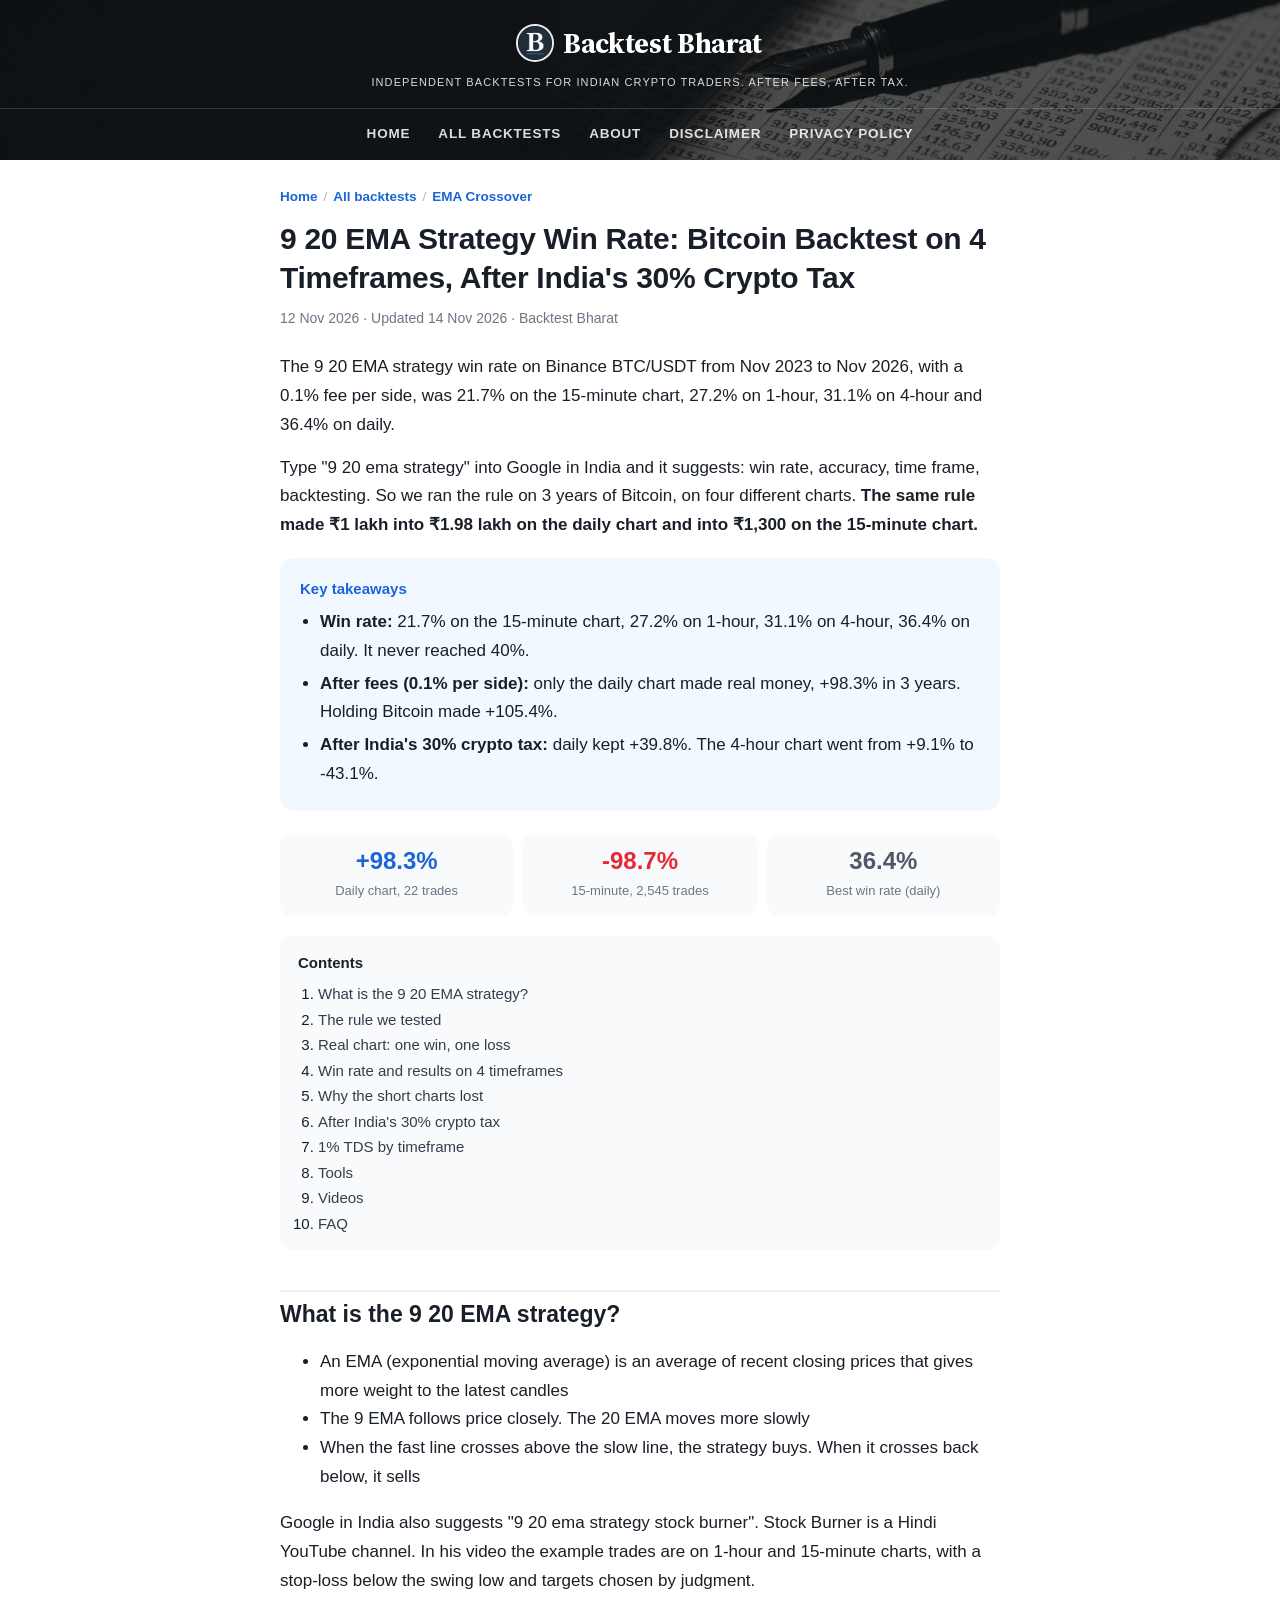
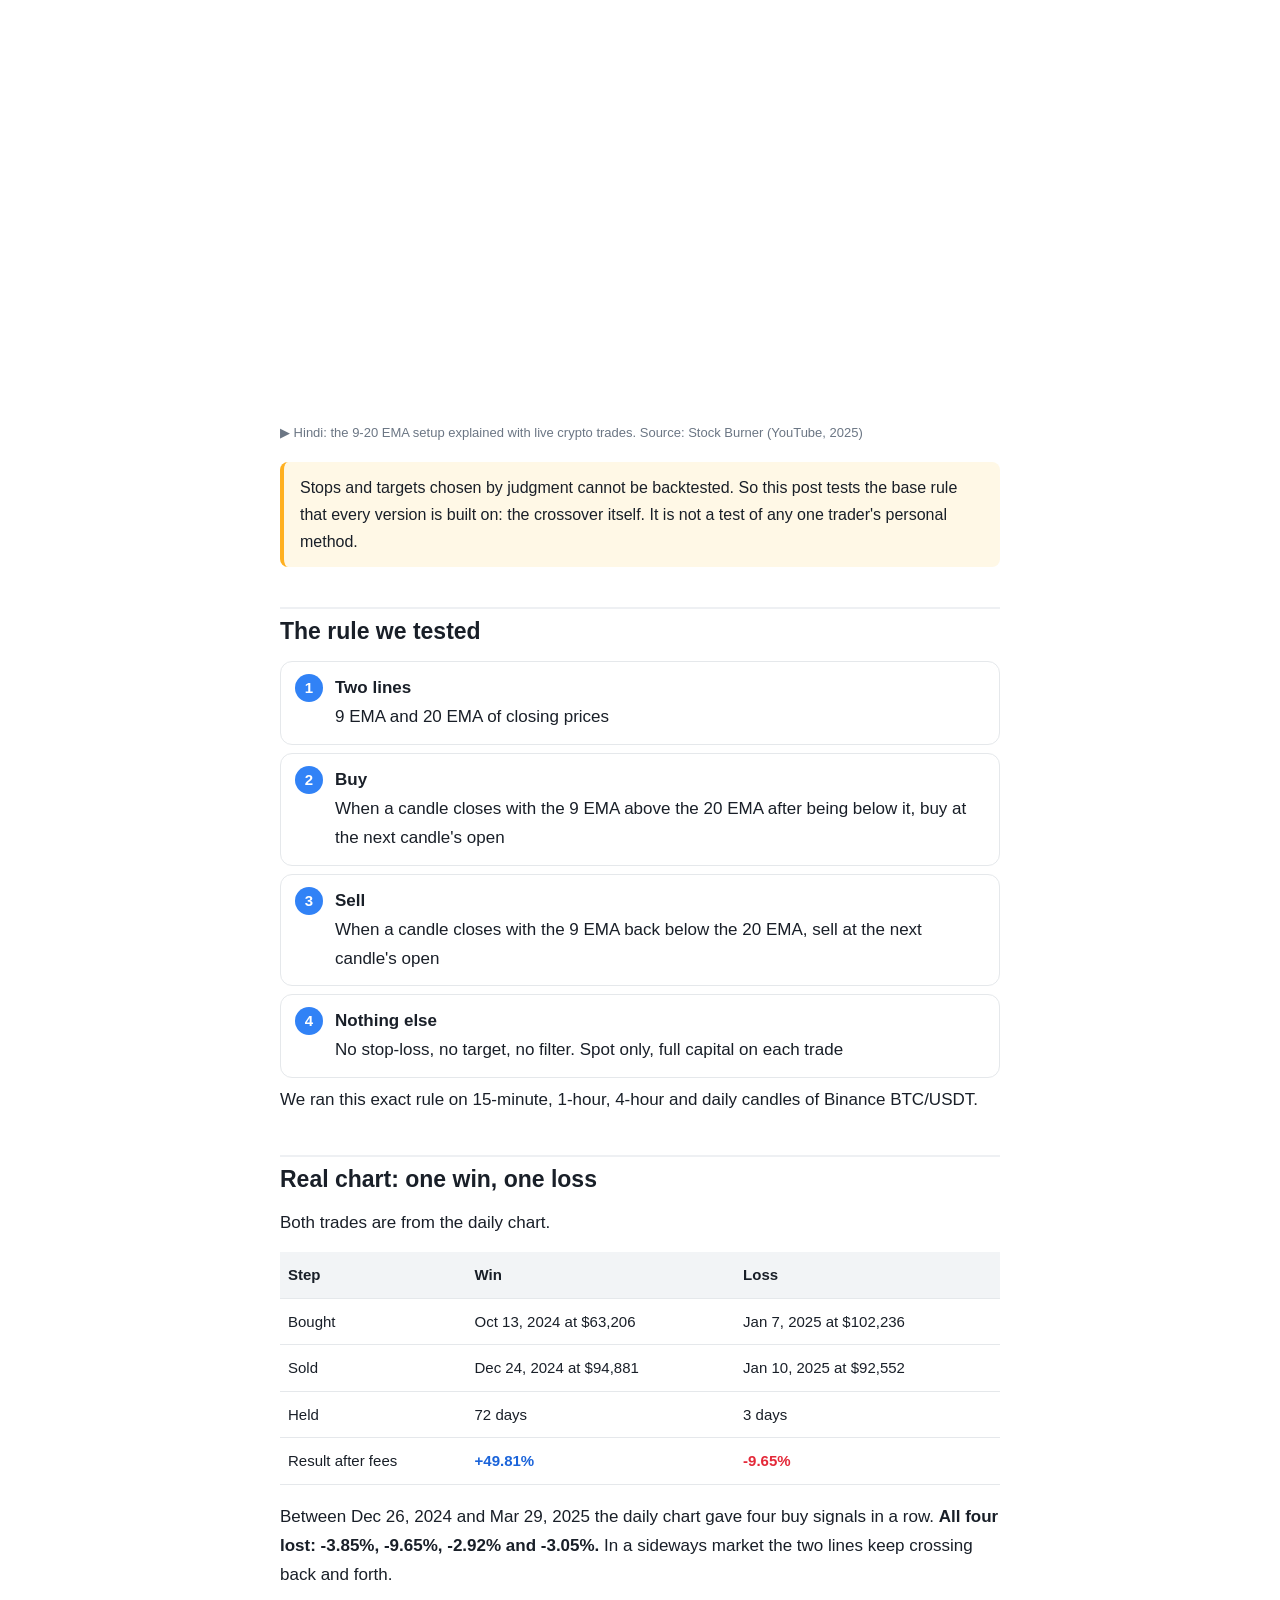
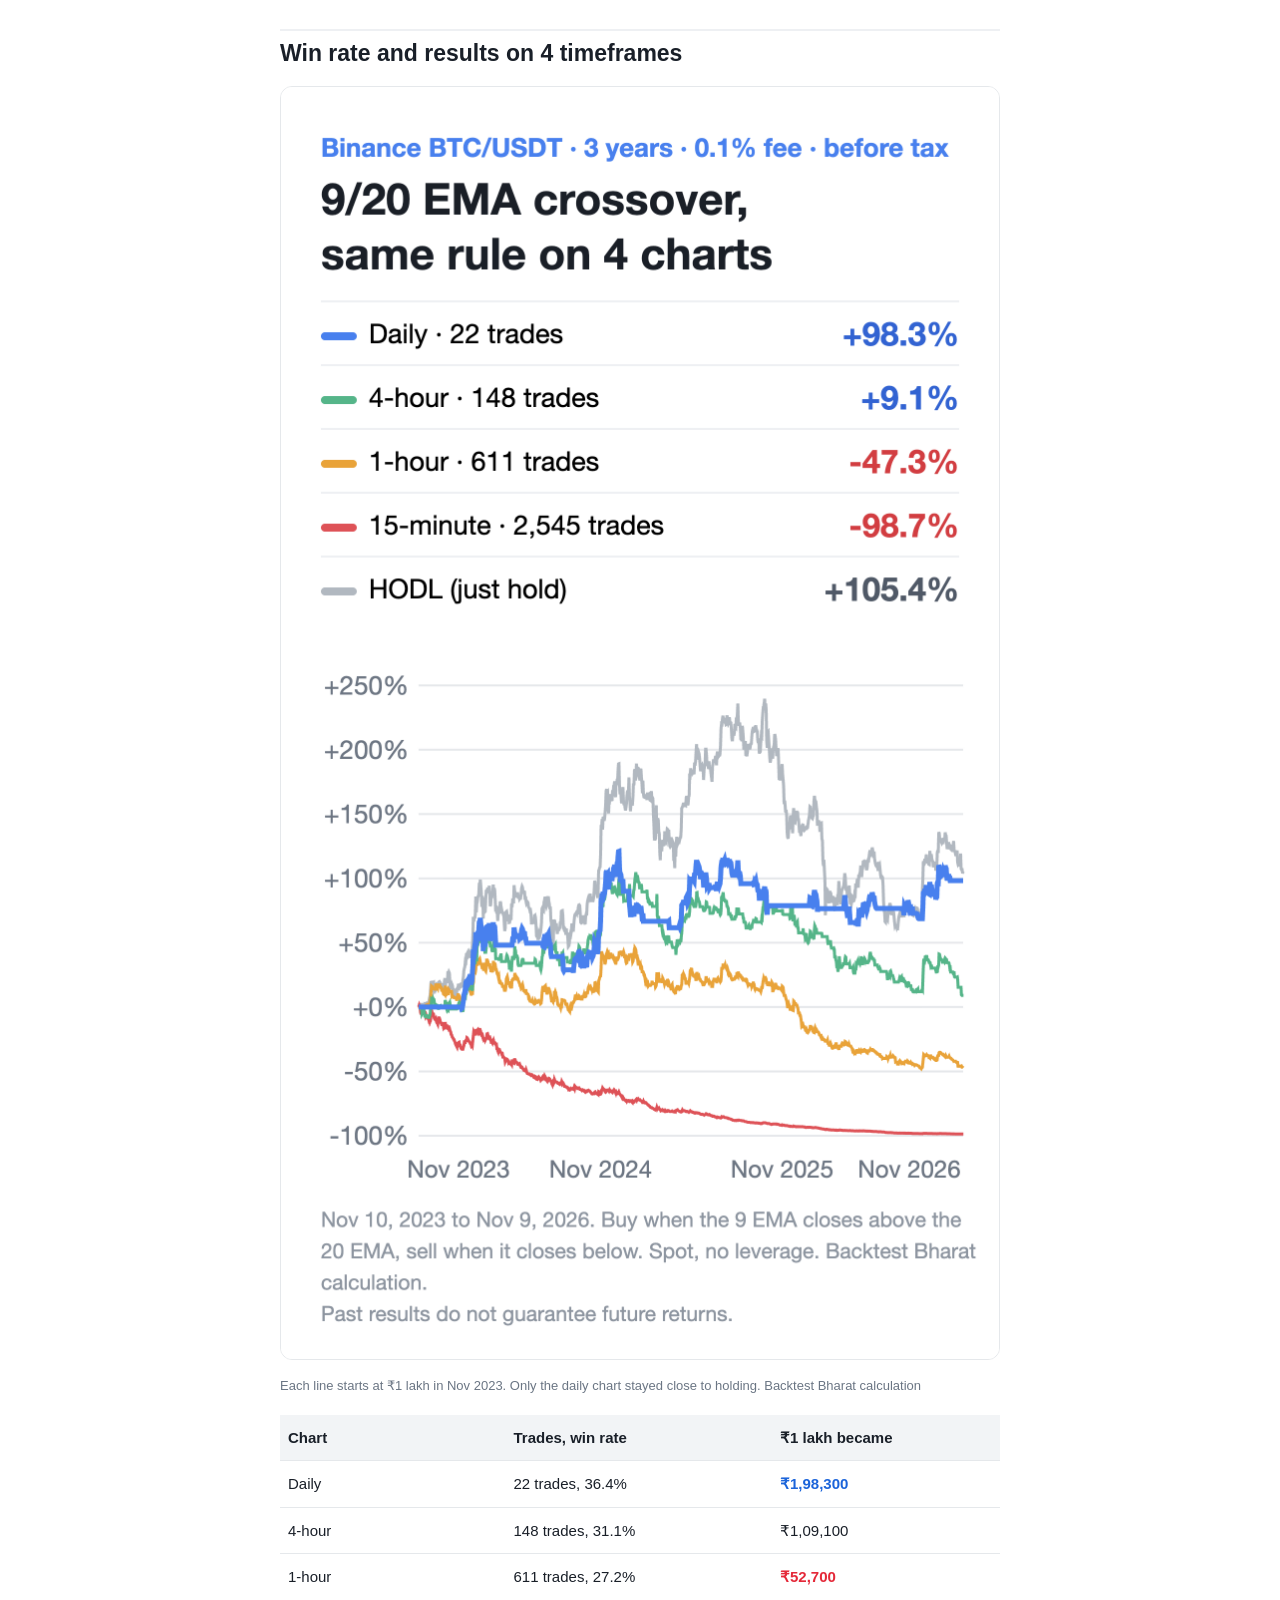
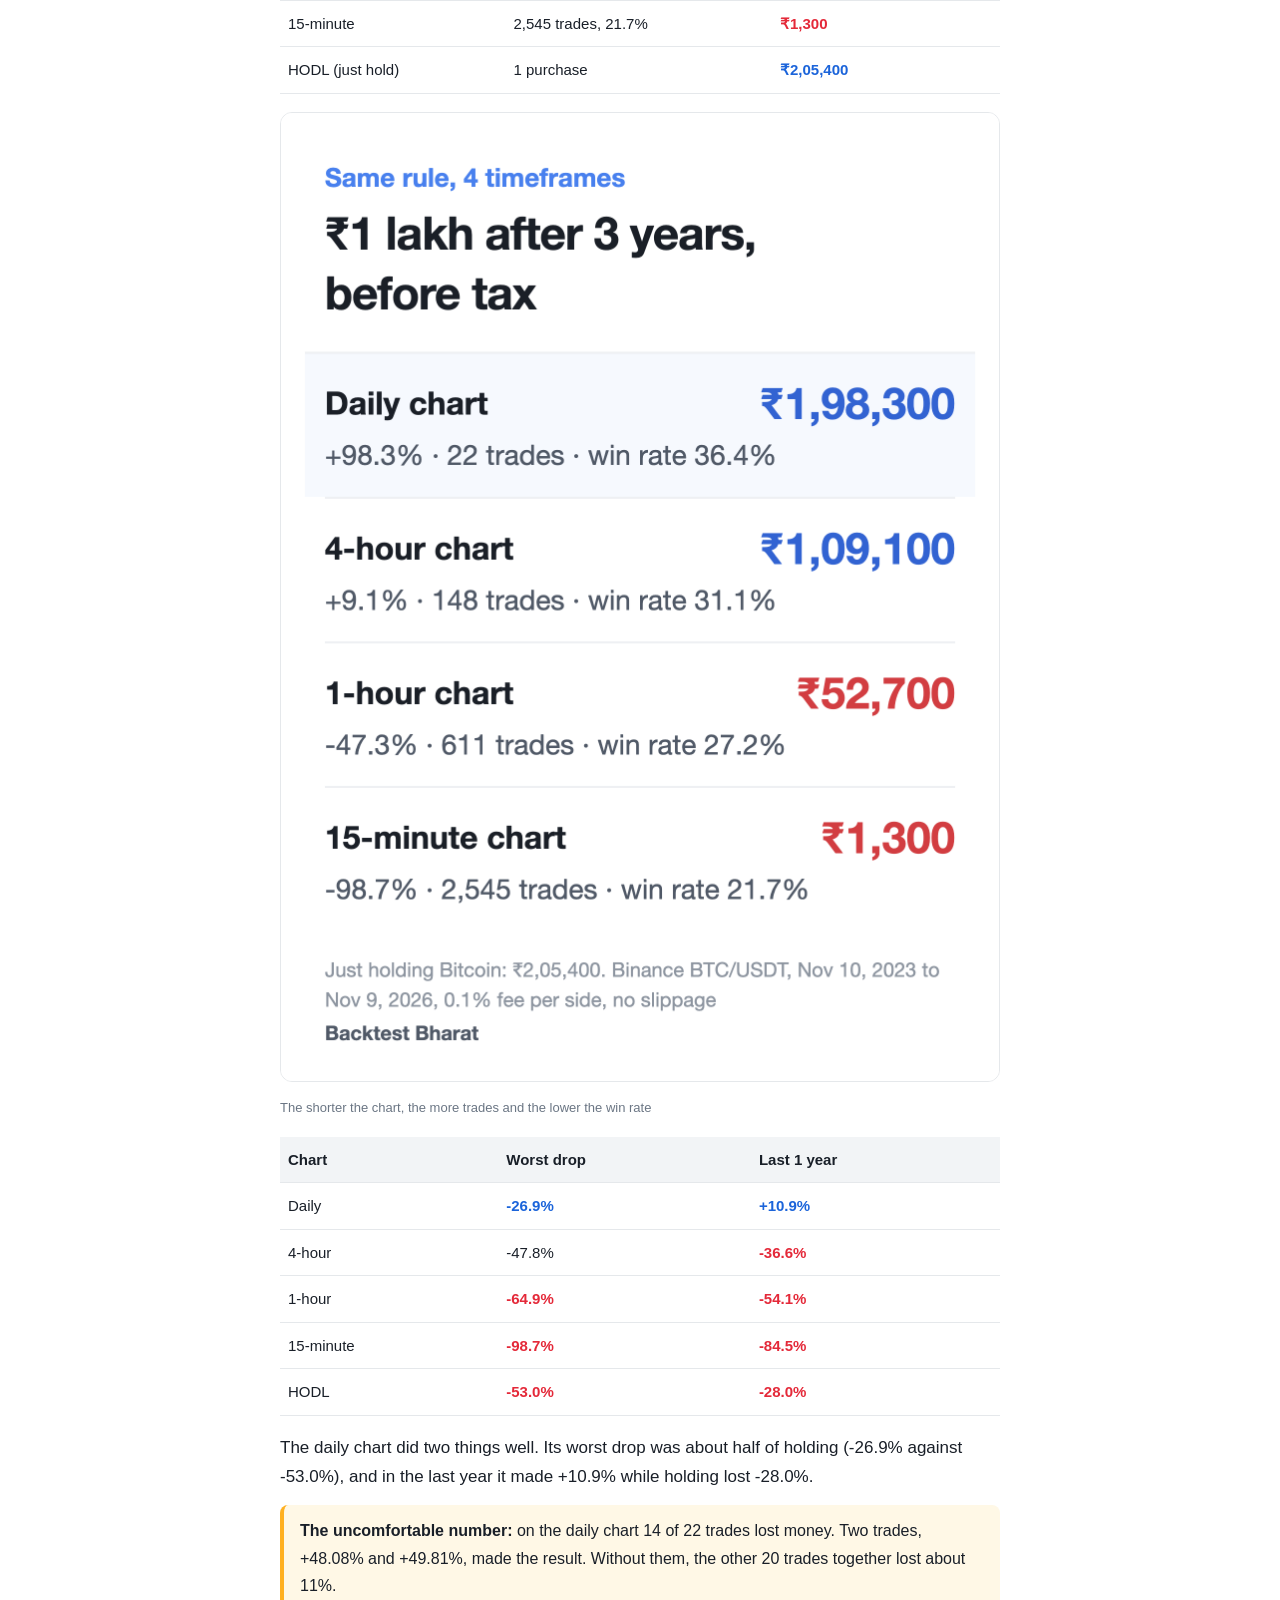
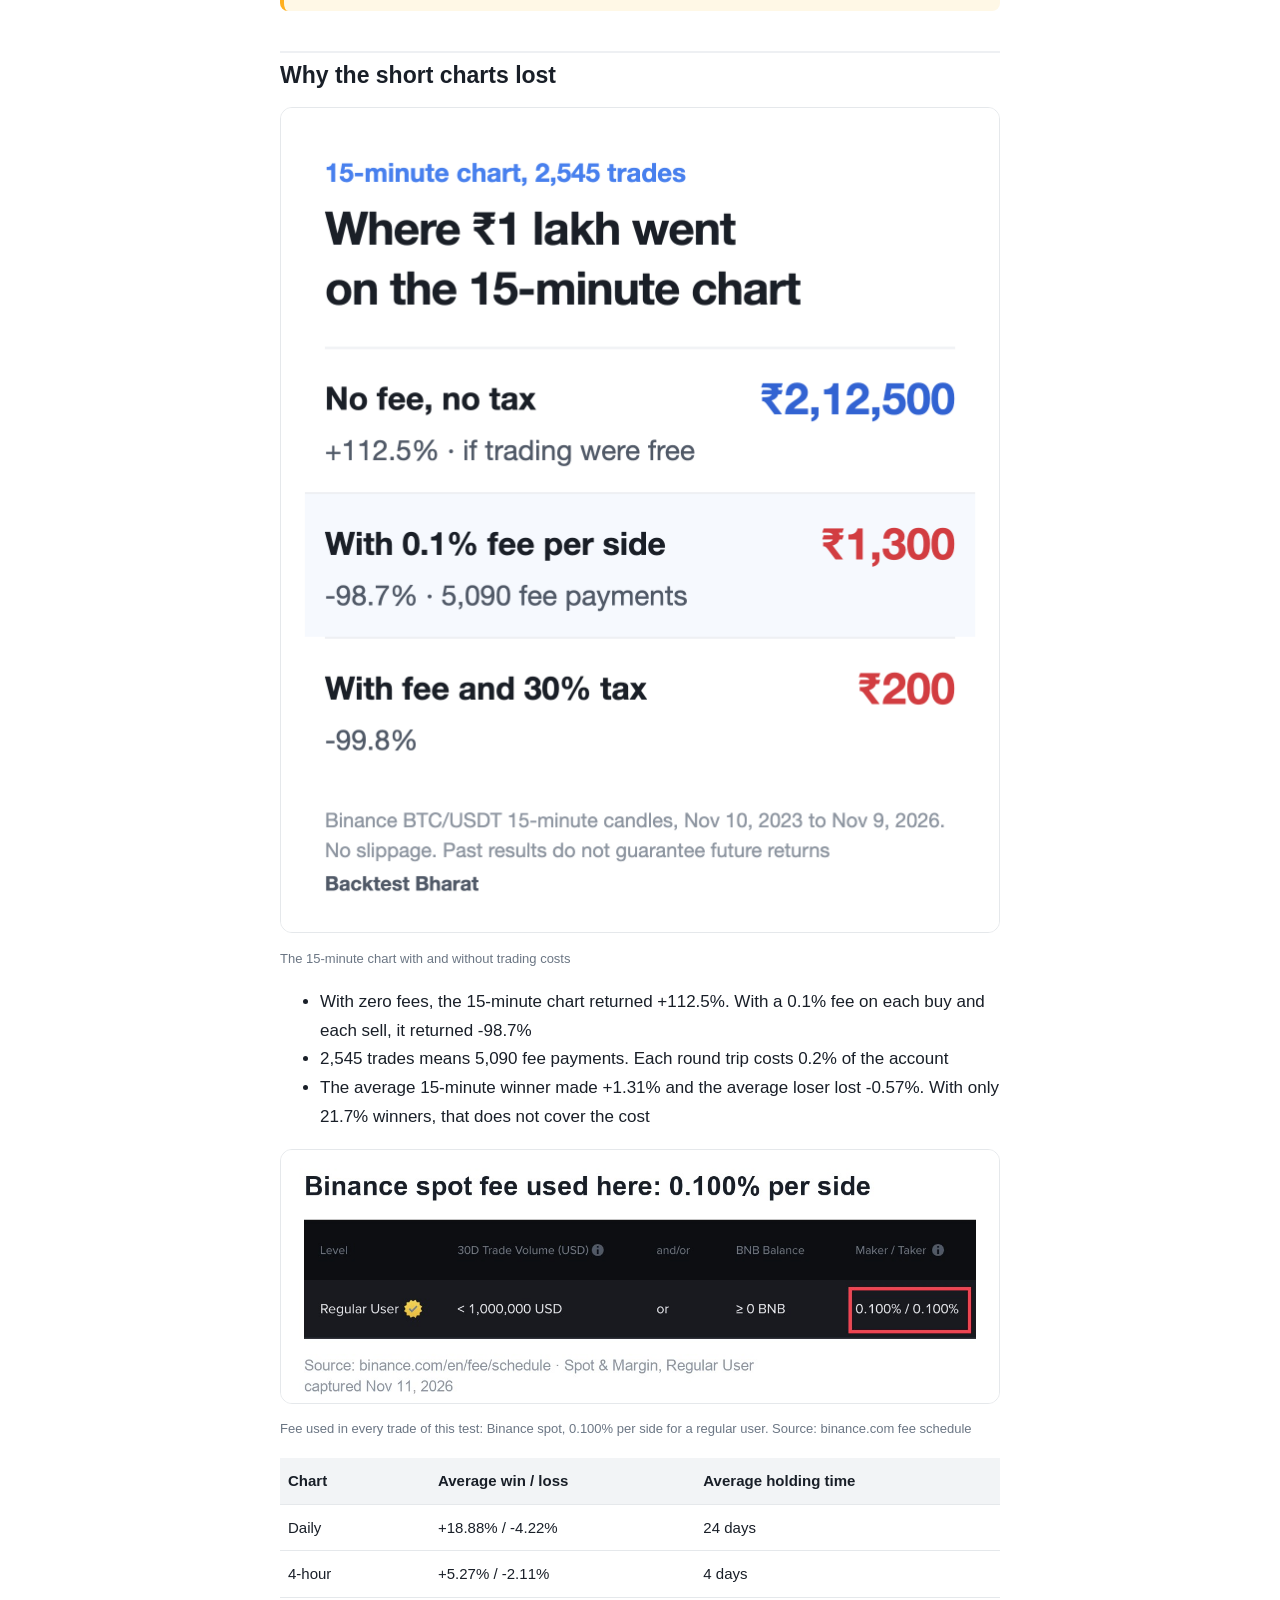
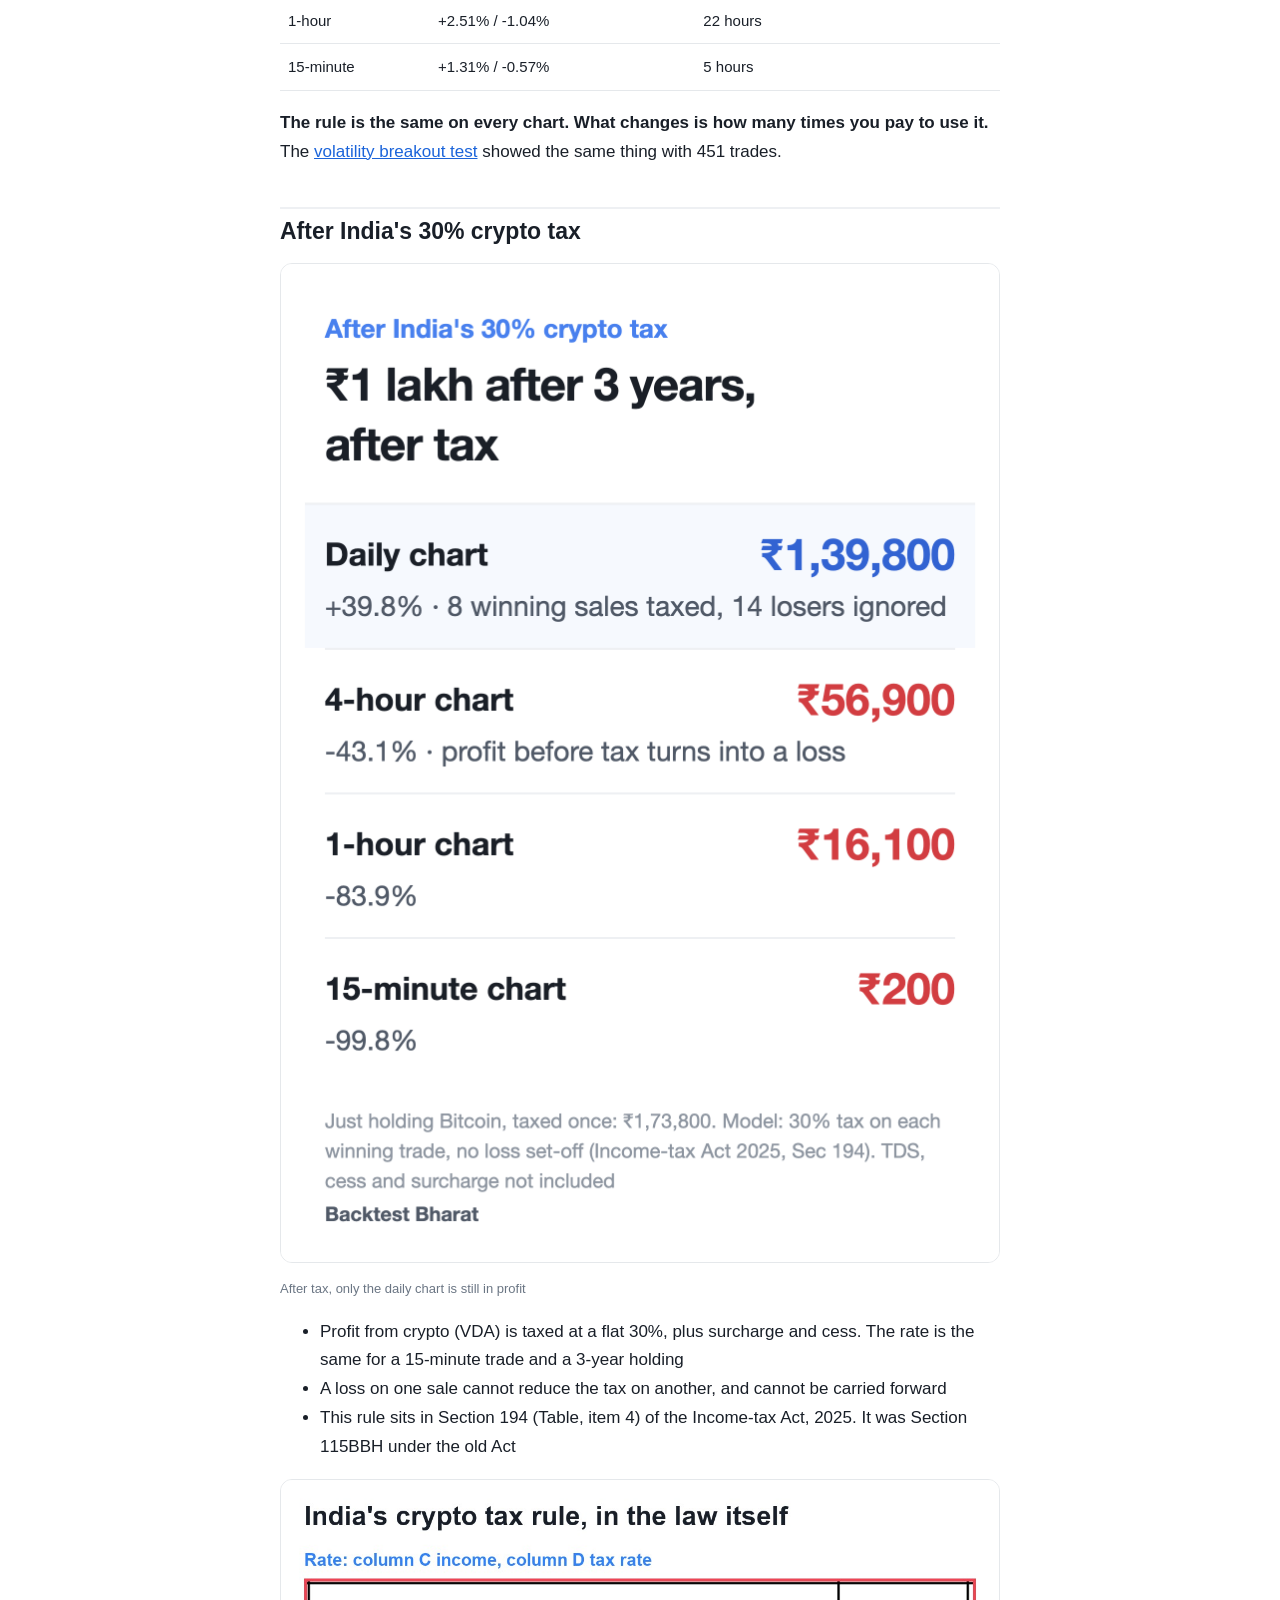
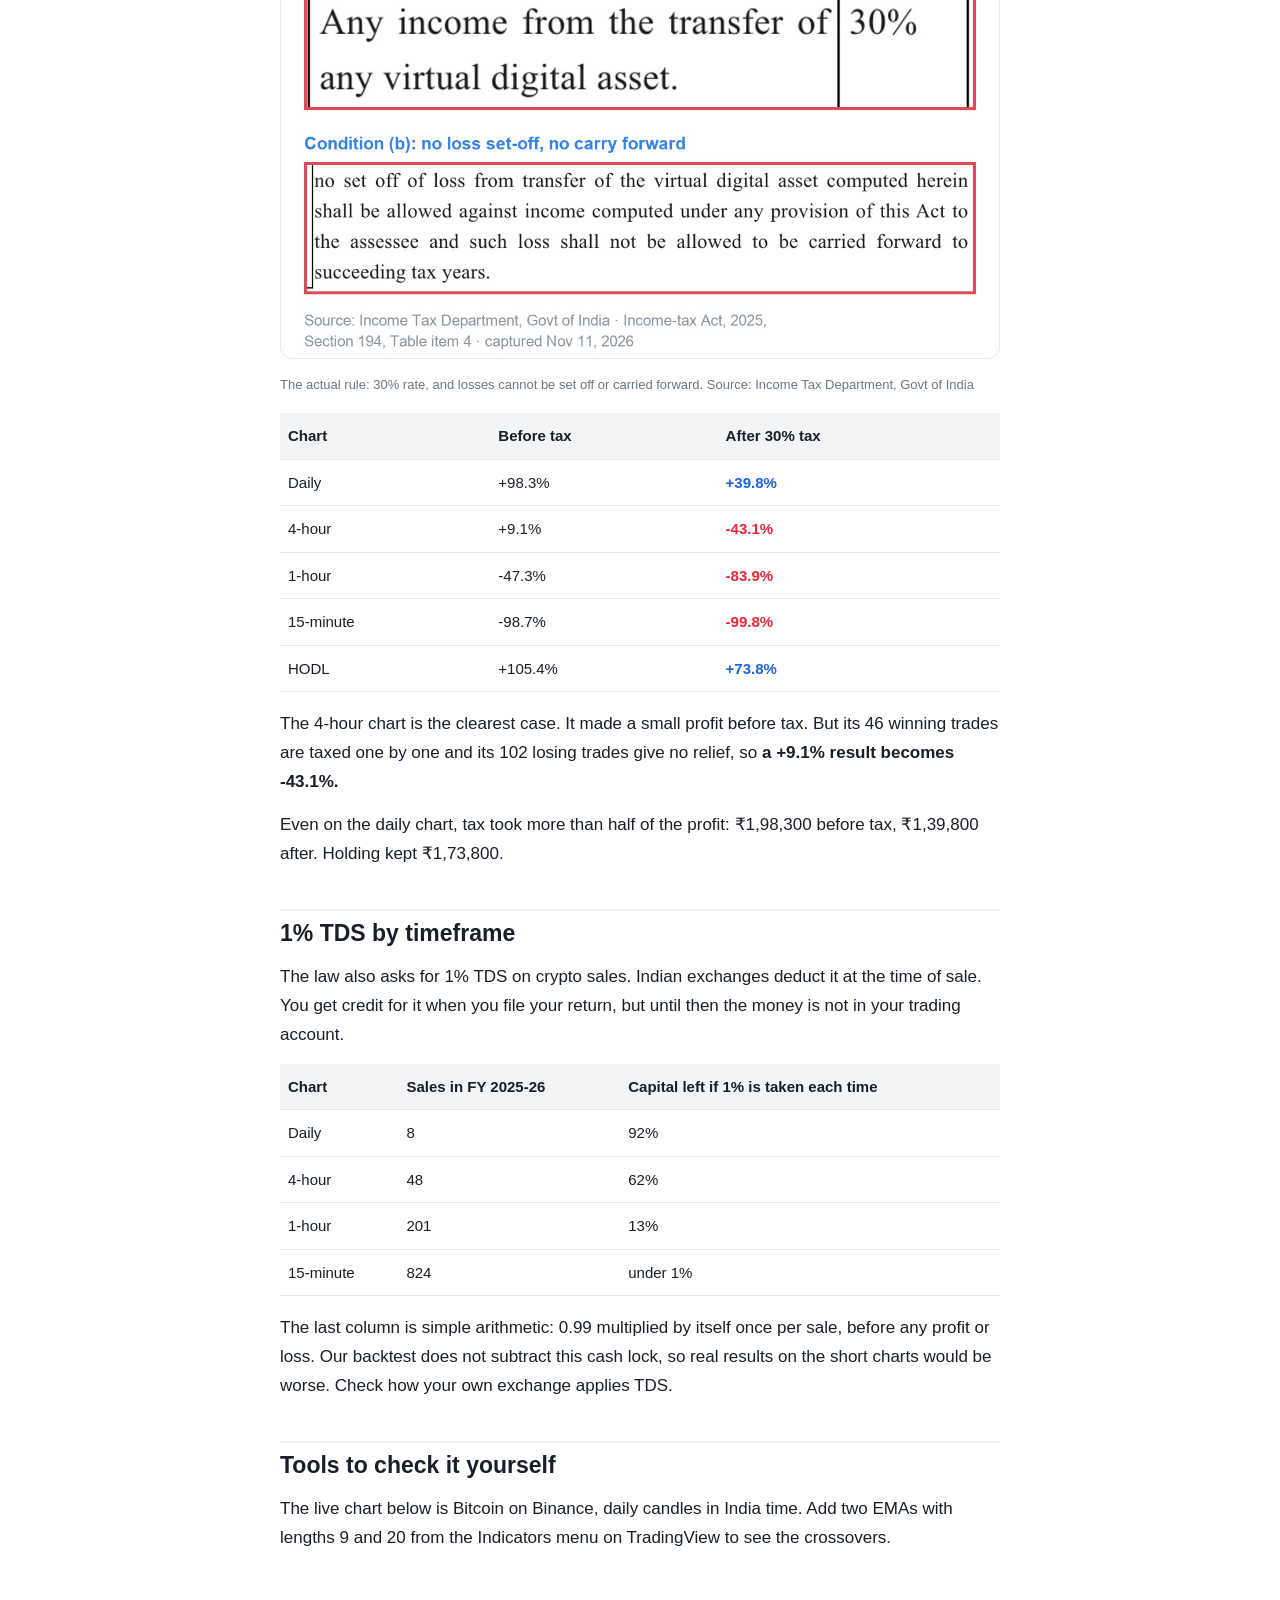
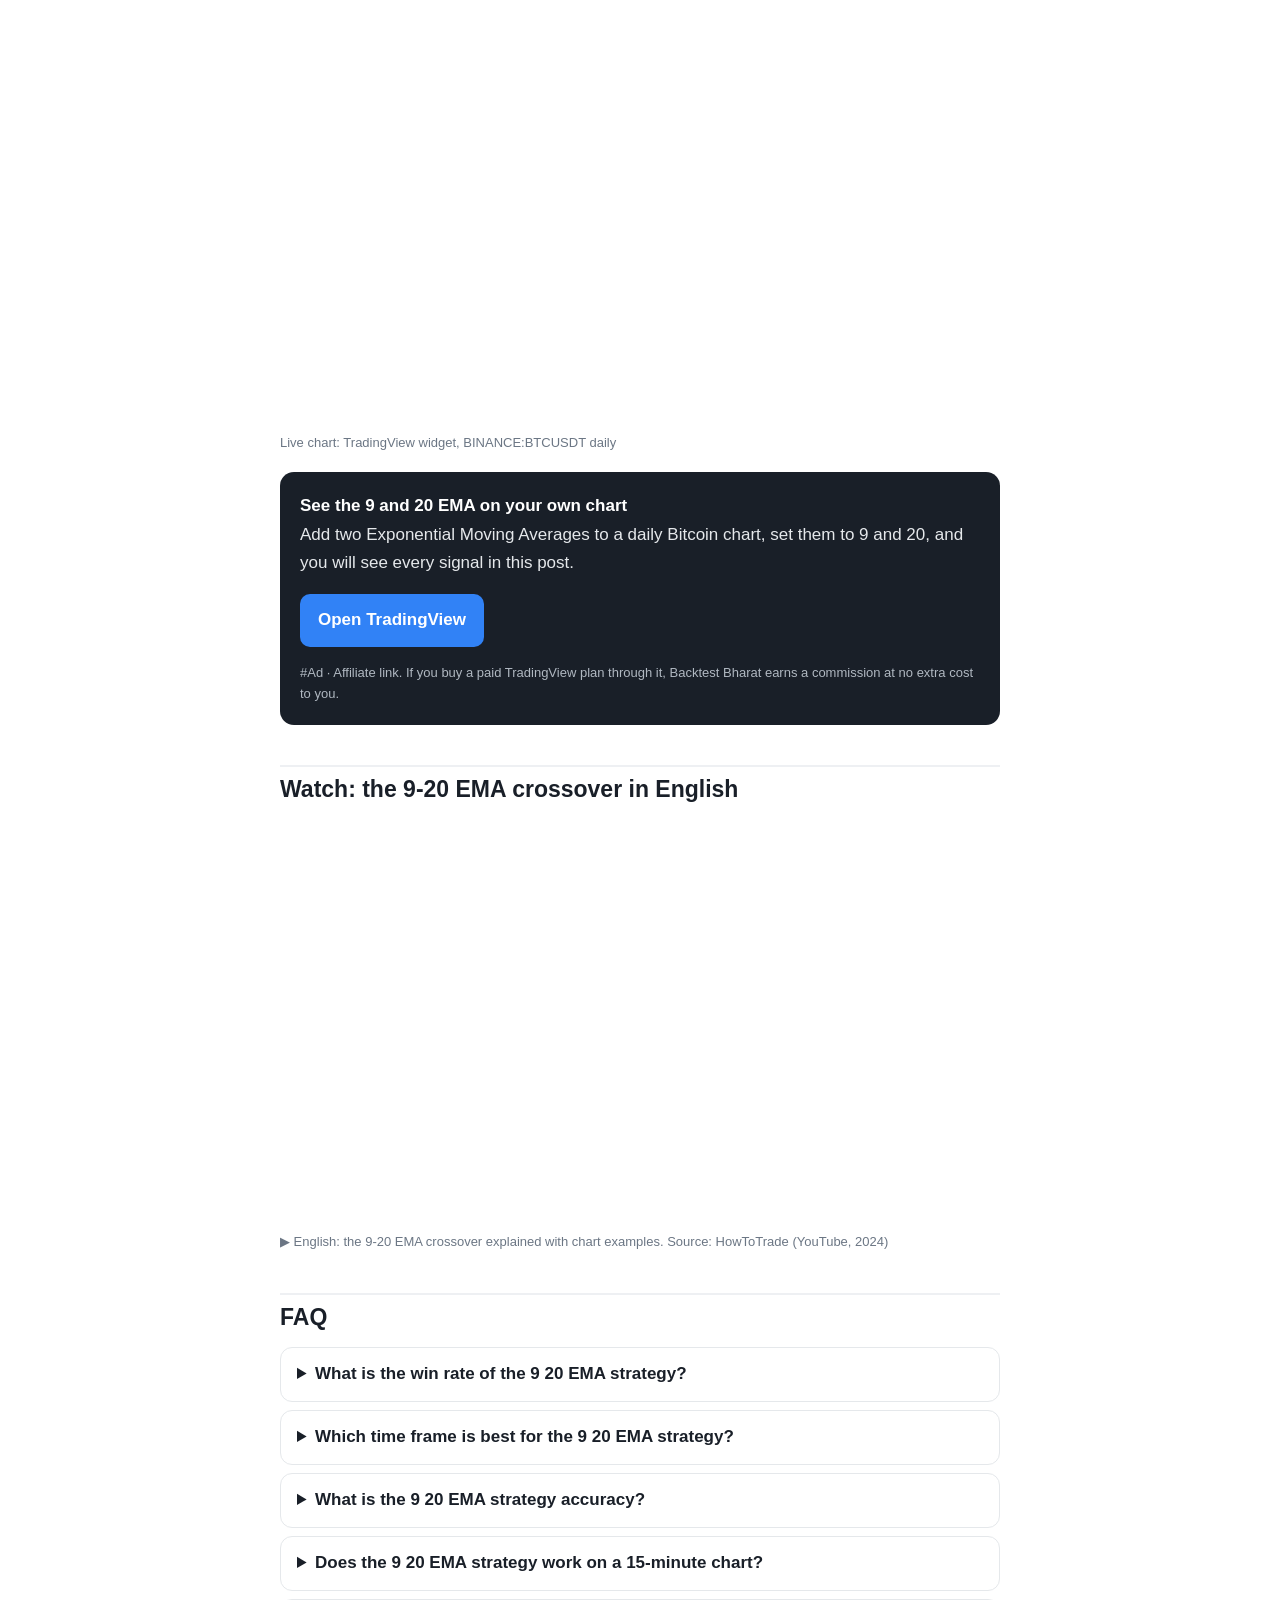
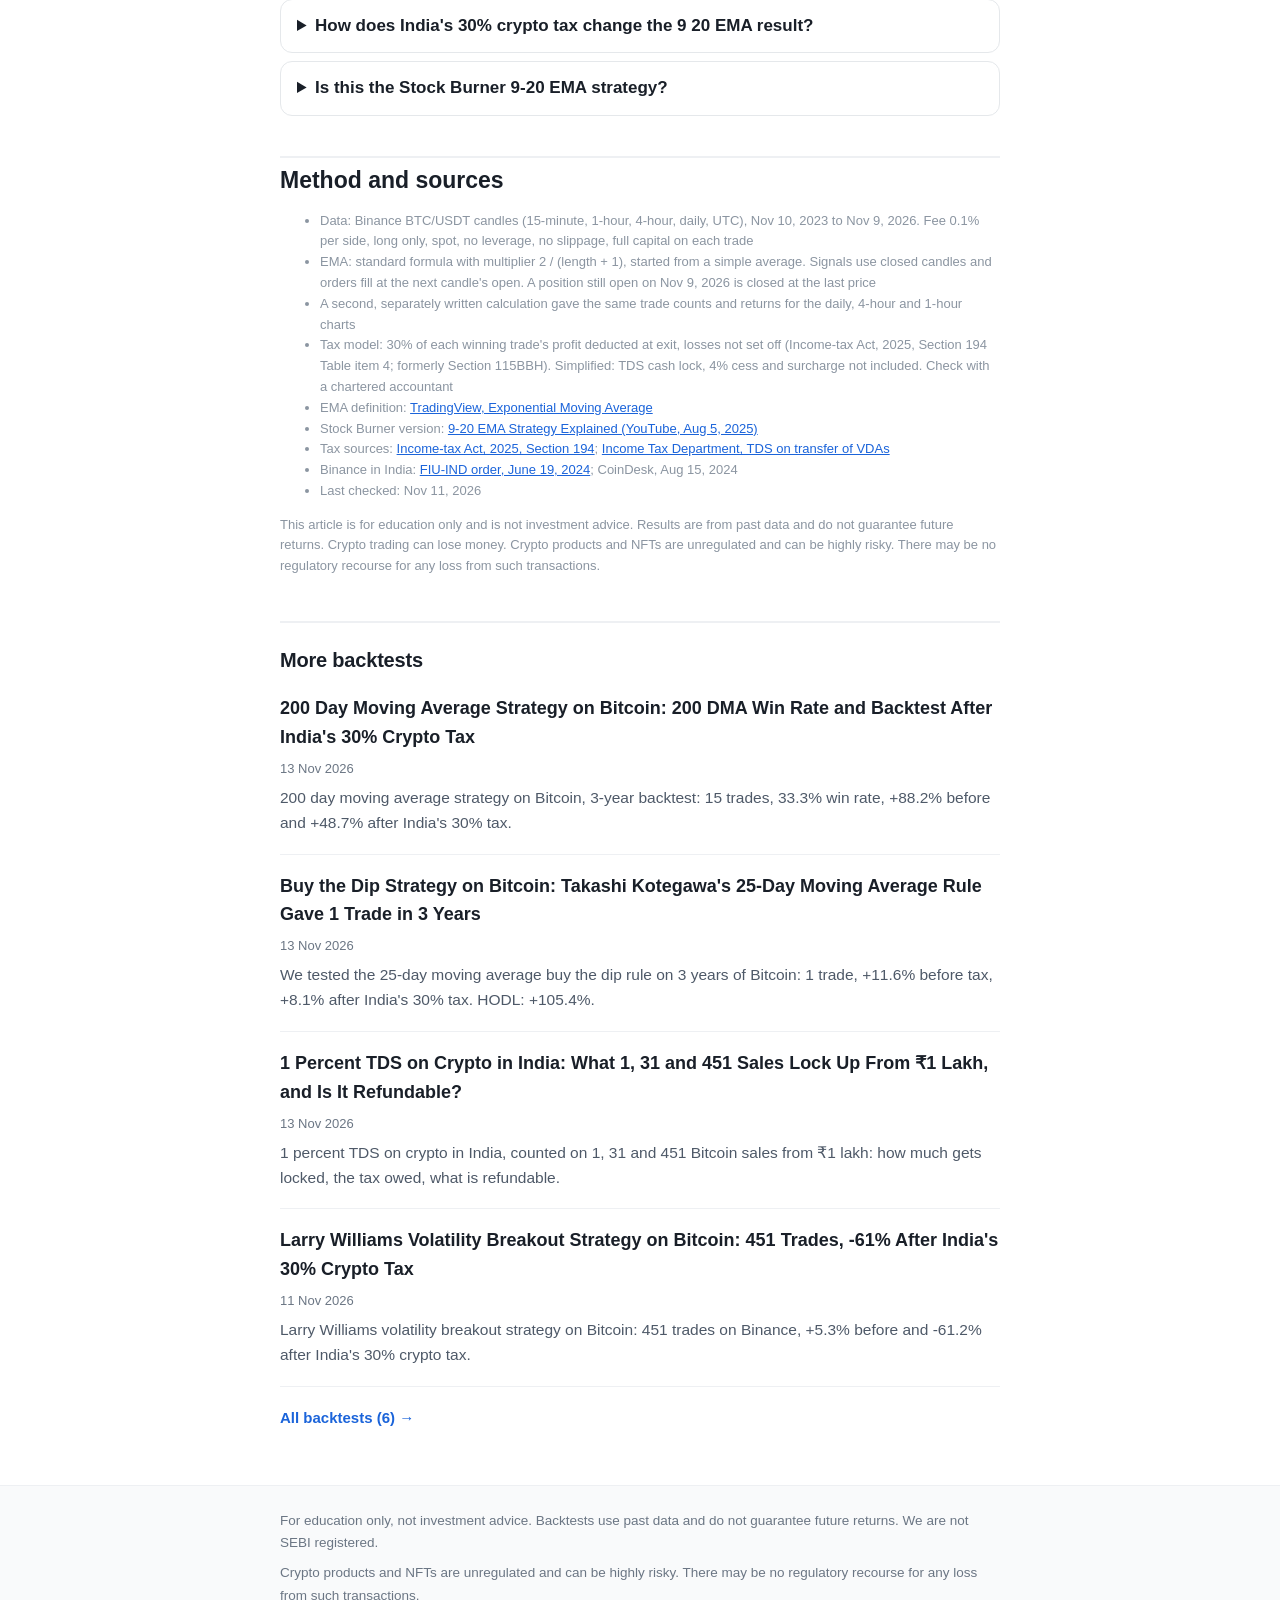
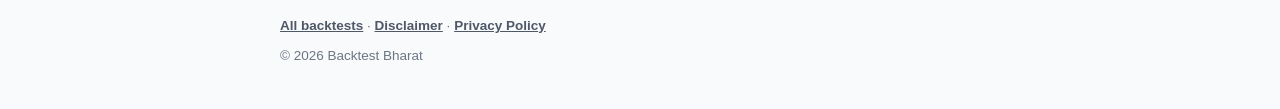
<file: 9-20-ema-strategy-win-rate-bitcoin-backtest-india-tax/index.html>
<!DOCTYPE html>
<html lang="en-IN">
<head>
<meta charset="utf-8">
<meta name="viewport" content="width=device-width, initial-scale=1">
<title>9 20 EMA Strategy Win Rate: Bitcoin Backtest on 4 Timeframes, After India&#x27;s 30% Crypto Tax</title>
<meta name="description" content="9 20 EMA crossover on Bitcoin, 3 years, 4 timeframes: win rate 22% to 36%. Daily +98.3%, 15-minute -98.7% after fees. Plus India&#x27;s 30% tax.">
<link rel="canonical" href="https://backtestbharat.github.io/9-20-ema-strategy-win-rate-bitcoin-backtest-india-tax/">
<meta property="og:site_name" content="Backtest Bharat">
<meta property="og:locale" content="en_IN">
<meta property="og:type" content="article">
<meta property="og:title" content="9 20 EMA Strategy Win Rate: Bitcoin Backtest on 4 Timeframes, After India&#x27;s 30% Crypto Tax">
<meta property="og:description" content="9 20 EMA crossover on Bitcoin, 3 years, 4 timeframes: win rate 22% to 36%. Daily +98.3%, 15-minute -98.7% after fees. Plus India&#x27;s 30% tax.">
<meta property="og:url" content="https://backtestbharat.github.io/9-20-ema-strategy-win-rate-bitcoin-backtest-india-tax/">
<meta property="og:image" content="https://backtestbharat.github.io/img/9-20-ema-strategy-win-rate-bitcoin-backtest-india-tax/e6-chart_m.png">
<meta property="og:image:alt" content="9 20 EMA crossover equity curves on Bitcoin for 15-minute, 1-hour, 4-hour and daily charts versus HODL">
<meta name="twitter:card" content="summary_large_image">
<meta name="twitter:title" content="9 20 EMA Strategy Win Rate: Bitcoin Backtest on 4 Timeframes, After India&#x27;s 30% Crypto Tax">
<meta name="twitter:description" content="9 20 EMA crossover on Bitcoin, 3 years, 4 timeframes: win rate 22% to 36%. Daily +98.3%, 15-minute -98.7% after fees. Plus India&#x27;s 30% tax.">
<meta name="twitter:image" content="https://backtestbharat.github.io/img/9-20-ema-strategy-win-rate-bitcoin-backtest-india-tax/e6-chart_m.png">
<meta name="msvalidate.01" content="7EBCBE0DADDDE1FE188175B416DD3E2A">
<meta name="google-site-verification" content="obEmHDuRxH-L0v0HxkkMah4z8ZlQoXYRCR3FlvIYeZU">
<link rel="icon" type="image/png" sizes="180x180" href="/favicon.png">
<link rel="icon" type="image/png" sizes="192x192" href="/assets/bb-logo-192.png">
<link rel="apple-touch-icon" href="/apple-touch-icon.png">
<link rel="alternate" type="application/rss+xml" title="Backtest Bharat" href="/feed.xml">
<link rel="preload" href="/assets/fonts/source-serif-4-700-latin.woff2" as="font" type="font/woff2" crossorigin>
<link rel="stylesheet" href="/assets/site.css">
<meta property="article:published_time" content="2026-11-12T05:30:00+05:30">
<meta property="article:modified_time" content="2026-11-14T09:56:00+05:30">
<meta property="og:image:width" content="1440">
<meta property="og:image:height" content="2552">
<script type="application/ld+json">{"@context":"https://schema.org","@type":"Article","headline":"9 20 EMA Strategy Win Rate: Bitcoin Backtest on 4 Timeframes, After India's 30% Crypto Tax","description":"9 20 EMA crossover on Bitcoin, 3 years, 4 timeframes: win rate 22% to 36%. Daily +98.3%, 15-minute -98.7% after fees. Plus India's 30% tax.","image":["https://backtestbharat.github.io/img/9-20-ema-strategy-win-rate-bitcoin-backtest-india-tax/e6-chart_m.png"],"datePublished":"2026-11-12T05:30:00+05:30","dateModified":"2026-11-14T09:56:00+05:30","inLanguage":"en-IN","author":{"@type":"Organization","name":"Backtest Bharat","url":"https://backtestbharat.github.io/"},"publisher":{"@type":"Organization","name":"Backtest Bharat","url":"https://backtestbharat.github.io/","logo":{"@type":"ImageObject","url":"https://backtestbharat.github.io/assets/bb-logo-192.png","width":192,"height":192}},"mainEntityOfPage":{"@type":"WebPage","@id":"https://backtestbharat.github.io/9-20-ema-strategy-win-rate-bitcoin-backtest-india-tax/"}}</script>
<script type="application/ld+json">{"@context":"https://schema.org","@type":"BreadcrumbList","itemListElement":[{"@type":"ListItem","position":1,"name":"Home","item":"https://backtestbharat.github.io/"},{"@type":"ListItem","position":2,"name":"All backtests","item":"https://backtestbharat.github.io/all-backtests/"},{"@type":"ListItem","position":3,"name":"9 20 EMA Strategy Win Rate: Bitcoin Backtest on 4 Timeframes, After India's 30% Crypto Tax","item":"https://backtestbharat.github.io/9-20-ema-strategy-win-rate-bitcoin-backtest-india-tax/"}]}</script>
<style>
.thp{font-size:17px;line-height:1.7;color:#191f28;font-family:Inter,'Helvetica Neue',Arial,sans-serif}
.thp p{margin:0 0 14px}
.thp h2{font-size:23px;line-height:1.4;margin:40px 0 14px;padding-top:6px;border-top:2px solid #eef0f3;color:#191f28}
.thp .tldr{background:#f2f8ff;border-radius:14px;padding:18px 20px;margin:18px 0 22px}
.thp .tldr b.t{display:block;font-size:15px;color:#1b64da;margin-bottom:6px}
.thp .tldr ul{margin:0;padding-left:20px}.thp .tldr li{margin:4px 0}
.thp .stats{display:grid;grid-template-columns:repeat(3,1fr);gap:10px;margin:16px 0 20px}
.thp .stat{background:#f9fafb;border-radius:12px;padding:14px 10px;text-align:center}
.thp .stat .n{font-size:24px;font-weight:800;color:#1b64da;line-height:1.2}.thp .stat .n.g{color:#4e5968}.thp .stat .n.r{color:#e42939}
.thp .stat .l{font-size:13px;color:#6b7684;margin-top:4px}
.thp .toc{background:#f9fafb;border-radius:12px;padding:14px 18px;margin:0 0 10px;font-size:15px}
.thp .toc ol{margin:6px 0 0;padding-left:20px}.thp .toc a{color:#333d4b;text-decoration:none}
.thp .rule{display:flex;gap:12px;align-items:flex-start;background:#fff;border:1.5px solid #e5e8eb;border-radius:12px;padding:12px 14px;margin:8px 0}
.thp .rule .k{flex:none;width:28px;height:28px;border-radius:50%;background:#3182f6;color:#fff;font-weight:800;text-align:center;line-height:28px;font-size:15px}
.thp .rule b{display:block}
.thp .warn{background:#fff8e6;border-left:4px solid #ffb020;border-radius:8px;padding:12px 16px;margin:14px 0;font-size:16px}
.thp table{width:100%;border-collapse:collapse;font-size:15px;margin:10px 0 18px}
.thp th,.thp td{border-bottom:1px solid #e5e8eb;padding:10px 8px;text-align:left}.thp th{background:#f2f4f6;font-weight:700}
.thp td.up{color:#1b64da;font-weight:700}.thp td.dn{color:#e42939;font-weight:700}
.thp .cta{background:#191f28;color:#fff;border-radius:14px;padding:20px;margin:18px 0}
.thp .cta p{margin:0 0 12px;color:#e5e8eb}.thp .cta b{color:#fff}
.thp .btn{display:inline-block;background:#3182f6;color:#fff!important;text-decoration:none;font-weight:700;border-radius:10px;padding:12px 18px;margin:4px 6px 4px 0}
.thp .btn.w{background:#fff;color:#191f28!important}
.thp .small{font-size:13px;color:#8b95a1;line-height:1.6}
.thp details{border:1.5px solid #e5e8eb;border-radius:12px;padding:12px 16px;margin:8px 0}
.thp summary{font-weight:700;cursor:pointer}
.thp details p{margin:10px 0 0}
@media(max-width:480px){.thp{font-size:16px}.thp .stats{grid-template-columns:1fr 1fr 1fr;gap:6px}.thp .stat .n{font-size:19px}.thp h2{font-size:20px}}
</style>
<style>.thp .bnx{display:none;background:#fff8e1;border:2px solid #f0b90b;border-radius:14px;padding:18px 20px;margin:16px 0}.thp .bnx .btn{background:#f0b90b;color:#191f28!important}.thp .asci{font-size:13px;font-weight:700;color:#4e5968;margin:0 0 10px}</style>
</head>
<body>
<a class="skip" href="#main">Skip to content</a>
<header class="site-head compact">
<p class="brand"><a href="/"><img src="/assets/bb-logo-96.png" alt="" width="96" height="96"><span>Backtest Bharat</span></a></p>
<p class="tag">Independent backtests for Indian crypto traders. After fees, after tax.</p>
<nav class="tabs" aria-label="Main"><a href="/">Home</a><a href="/all-backtests/">All Backtests</a><a href="/about/">About</a><a href="/disclaimer/">Disclaimer</a><a href="/privacy-policy/">Privacy Policy</a></nav>
</header>
<main id="main">
<article>
<nav class="bbcrumb" aria-label="Breadcrumb"><a href="/">Home</a><i aria-hidden="true">/</i><a href="/all-backtests/">All backtests</a><i aria-hidden="true">/</i><a href="/all-backtests/#ema-crossover">EMA Crossover</a></nav>
<h1 class="page-title">9 20 EMA Strategy Win Rate: Bitcoin Backtest on 4 Timeframes, After India&#x27;s 30% Crypto Tax</h1>
<p class="post-meta"><time datetime="2026-11-12T05:30:00+05:30">12 Nov 2026</time> · Updated <time datetime="2026-11-14T09:56:00+05:30">14 Nov 2026</time> · Backtest Bharat</p>
<div class="post-body">
<div class="thp">
<p>The 9 20 EMA strategy win rate on Binance BTC/USDT from Nov 2023 to Nov 2026, with a 0.1% fee per side, was 21.7% on the 15-minute chart, 27.2% on 1-hour, 31.1% on 4-hour and 36.4% on daily.</p>
<p>Type "9 20 ema strategy" into Google in India and it suggests: win rate, accuracy, time frame, backtesting. So we ran the rule on 3 years of Bitcoin, on four different charts. <b>The same rule made ₹1 lakh into ₹1.98 lakh on the daily chart and into ₹1,300 on the 15-minute chart.</b></p>

<div class="tldr"><b class="t">Key takeaways</b>
<ul>
<li><b>Win rate:</b> 21.7% on the 15-minute chart, 27.2% on 1-hour, 31.1% on 4-hour, 36.4% on daily. It never reached 40%.</li>
<li><b>After fees (0.1% per side):</b> only the daily chart made real money, +98.3% in 3 years. Holding Bitcoin made +105.4%.</li>
<li><b>After India's 30% crypto tax:</b> daily kept +39.8%. The 4-hour chart went from +9.1% to -43.1%.</li>
</ul></div>

<div class="stats">
<div class="stat"><div class="n">+98.3%</div><div class="l">Daily chart, 22 trades</div></div>
<div class="stat"><div class="n r">-98.7%</div><div class="l">15-minute, 2,545 trades</div></div>
<div class="stat"><div class="n g">36.4%</div><div class="l">Best win rate (daily)</div></div>
</div>

<div class="toc"><b>Contents</b><ol>
<li><a href="#what">What is the 9 20 EMA strategy?</a></li>
<li><a href="#rules">The rule we tested</a></li>
<li><a href="#example">Real chart: one win, one loss</a></li>
<li><a href="#result">Win rate and results on 4 timeframes</a></li>
<li><a href="#why">Why the short charts lost</a></li>
<li><a href="#tax">After India's 30% crypto tax</a></li>
<li><a href="#tds">1% TDS by timeframe</a></li>
<li><a href="#tools">Tools</a></li>
<li><a href="#watch">Videos</a></li>
<li><a href="#faq">FAQ</a></li>
</ol></div>

<h2 id="what">What is the 9 20 EMA strategy?</h2>
<ul>
<li>An EMA (exponential moving average) is an average of recent closing prices that gives more weight to the latest candles</li>
<li>The 9 EMA follows price closely. The 20 EMA moves more slowly</li>
<li>When the fast line crosses above the slow line, the strategy buys. When it crosses back below, it sells</li>
</ul>
<p>Google in India also suggests "9 20 ema strategy stock burner". Stock Burner is a Hindi YouTube channel. In his video the example trades are on 1-hour and 15-minute charts, with a stop-loss below the swing low and targets chosen by judgment.</p>
<div style="position:relative;padding-bottom:56.25%;height:0;overflow:hidden;border-radius:12px;margin:16px 0 6px"><iframe src="https://www.youtube-nocookie.com/embed/GZBl62jO8SY" title="9-20 EMA Strategy Explained, Stock Burner" loading="lazy" style="position:absolute;top:0;left:0;width:100%;height:100%;border:0" allow="accelerometer; encrypted-media; gyroscope; picture-in-picture" allowfullscreen></iframe></div>
<p class="small" style="margin:0 0 18px;color:#6b7684">▶ Hindi: the 9-20 EMA setup explained with live crypto trades. Source: Stock Burner (YouTube, 2025)</p>
<div class="warn">Stops and targets chosen by judgment cannot be backtested. So this post tests the base rule that every version is built on: the crossover itself. It is not a test of any one trader's personal method.</div>

<h2 id="rules">The rule we tested</h2>
<div class="rule"><span class="k">1</span><div><b>Two lines</b>9 EMA and 20 EMA of closing prices</div></div>
<div class="rule"><span class="k">2</span><div><b>Buy</b>When a candle closes with the 9 EMA above the 20 EMA after being below it, buy at the next candle's open</div></div>
<div class="rule"><span class="k">3</span><div><b>Sell</b>When a candle closes with the 9 EMA back below the 20 EMA, sell at the next candle's open</div></div>
<div class="rule"><span class="k">4</span><div><b>Nothing else</b>No stop-loss, no target, no filter. Spot only, full capital on each trade</div></div>
<p>We ran this exact rule on 15-minute, 1-hour, 4-hour and daily candles of Binance BTC/USDT.</p>

<h2 id="example">Real chart: one win, one loss</h2>
<p>Both trades are from the daily chart.</p>
<table>
<tr><th>Step</th><th>Win</th><th>Loss</th></tr>
<tr><td>Bought</td><td>Oct 13, 2024 at $63,206</td><td>Jan 7, 2025 at $102,236</td></tr>
<tr><td>Sold</td><td>Dec 24, 2024 at $94,881</td><td>Jan 10, 2025 at $92,552</td></tr>
<tr><td>Held</td><td>72 days</td><td>3 days</td></tr>
<tr><td>Result after fees</td><td class="up">+49.81%</td><td class="dn">-9.65%</td></tr>
</table>
<p>Between Dec 26, 2024 and Mar 29, 2025 the daily chart gave four buy signals in a row. <b>All four lost: -3.85%, -9.65%, -2.92% and -3.05%.</b> In a sideways market the two lines keep crossing back and forth.</p>

<h2 id="result">Win rate and results on 4 timeframes</h2>
<div class="separator" style="text-align:center;margin:16px 0 6px"><img src="/img/9-20-ema-strategy-win-rate-bitcoin-backtest-india-tax/e6-chart_m.png" alt="9 20 EMA crossover equity curves on Bitcoin for 15-minute, 1-hour, 4-hour and daily charts versus HODL" style="max-width:100%;height:auto;border-radius:12px;border:1px solid #e5e8eb" border="0" width="1440" height="2552" /></div>
<p class="small" style="margin:0 0 18px;color:#6b7684">Each line starts at ₹1 lakh in Nov 2023. Only the daily chart stayed close to holding. Backtest Bharat calculation</p>
<table>
<tr><th>Chart</th><th>Trades, win rate</th><th>₹1 lakh became</th></tr>
<tr><td>Daily</td><td>22 trades, 36.4%</td><td class="up">₹1,98,300</td></tr>
<tr><td>4-hour</td><td>148 trades, 31.1%</td><td>₹1,09,100</td></tr>
<tr><td>1-hour</td><td>611 trades, 27.2%</td><td class="dn">₹52,700</td></tr>
<tr><td>15-minute</td><td>2,545 trades, 21.7%</td><td class="dn">₹1,300</td></tr>
<tr><td>HODL (just hold)</td><td>1 purchase</td><td class="up">₹2,05,400</td></tr>
</table>
<div class="separator" style="text-align:center;margin:16px 0 6px"><img src="/img/9-20-ema-strategy-win-rate-bitcoin-backtest-india-tax/e6-tf.png" alt="9 20 EMA strategy result by timeframe: 1 lakh rupees became 1,98,300 on daily and 1,300 on 15-minute" style="max-width:100%;height:auto;border-radius:12px;border:1px solid #e5e8eb" border="0" width="1440" height="1942" loading="lazy" /></div>
<p class="small" style="margin:0 0 18px;color:#6b7684">The shorter the chart, the more trades and the lower the win rate</p>
<table>
<tr><th>Chart</th><th>Worst drop</th><th>Last 1 year</th></tr>
<tr><td>Daily</td><td class="up">-26.9%</td><td class="up">+10.9%</td></tr>
<tr><td>4-hour</td><td>-47.8%</td><td class="dn">-36.6%</td></tr>
<tr><td>1-hour</td><td class="dn">-64.9%</td><td class="dn">-54.1%</td></tr>
<tr><td>15-minute</td><td class="dn">-98.7%</td><td class="dn">-84.5%</td></tr>
<tr><td>HODL</td><td class="dn">-53.0%</td><td class="dn">-28.0%</td></tr>
</table>
<p>The daily chart did two things well. Its worst drop was about half of holding (-26.9% against -53.0%), and in the last year it made +10.9% while holding lost -28.0%.</p>
<div class="warn"><b>The uncomfortable number:</b> on the daily chart 14 of 22 trades lost money. Two trades, +48.08% and +49.81%, made the result. Without them, the other 20 trades together lost about 11%.</div>

<h2 id="why">Why the short charts lost</h2>
<div class="separator" style="text-align:center;margin:16px 0 6px"><img src="/img/9-20-ema-strategy-win-rate-bitcoin-backtest-india-tax/e6-fee.png" alt="15-minute 9 20 EMA crossover: +112.5% with no fees, -98.7% with a 0.1% fee per side" style="max-width:100%;height:auto;border-radius:12px;border:1px solid #e5e8eb" border="0" width="1440" height="1652" loading="lazy" /></div>
<p class="small" style="margin:0 0 18px;color:#6b7684">The 15-minute chart with and without trading costs</p>
<ul>
<li>With zero fees, the 15-minute chart returned +112.5%. With a 0.1% fee on each buy and each sell, it returned -98.7%</li>
<li>2,545 trades means 5,090 fee payments. Each round trip costs 0.2% of the account</li>
<li>The average 15-minute winner made +1.31% and the average loser lost -0.57%. With only 21.7% winners, that does not cover the cost</li>
</ul>
<div class="separator" style="text-align:center;margin:16px 0 6px"><img src="/img/9-20-ema-strategy-win-rate-bitcoin-backtest-india-tax/ref-bn-feem.jpg" alt="Binance spot trading fee schedule, Regular User 0.100% maker and taker" style="max-width:100%;height:auto;border-radius:12px;border:1px solid #e5e8eb" border="0" width="1240" height="436" loading="lazy" /></div>
<p class="small" style="margin:0 0 18px;color:#6b7684">Fee used in every trade of this test: Binance spot, 0.100% per side for a regular user. Source: binance.com fee schedule</p>
<table>
<tr><th>Chart</th><th>Average win / loss</th><th>Average holding time</th></tr>
<tr><td>Daily</td><td>+18.88% / -4.22%</td><td>24 days</td></tr>
<tr><td>4-hour</td><td>+5.27% / -2.11%</td><td>4 days</td></tr>
<tr><td>1-hour</td><td>+2.51% / -1.04%</td><td>22 hours</td></tr>
<tr><td>15-minute</td><td>+1.31% / -0.57%</td><td>5 hours</td></tr>
</table>
<p><b>The rule is the same on every chart. What changes is how many times you pay to use it.</b> The <a href="/larry-williams-volatility-breakout-bitcoin-india-tax/">volatility breakout test</a> showed the same thing with 451 trades.</p>

<h2 id="tax">After India's 30% crypto tax</h2>
<div class="separator" style="text-align:center;margin:16px 0 6px"><img src="/img/9-20-ema-strategy-win-rate-bitcoin-backtest-india-tax/e6-tax.png" alt="9 20 EMA strategy after India 30% crypto tax by timeframe" style="max-width:100%;height:auto;border-radius:12px;border:1px solid #e5e8eb" border="0" width="1440" height="2002" loading="lazy" /></div>
<p class="small" style="margin:0 0 18px;color:#6b7684">After tax, only the daily chart is still in profit</p>
<ul>
<li>Profit from crypto (VDA) is taxed at a flat 30%, plus surcharge and cess. The rate is the same for a 15-minute trade and a 3-year holding</li>
<li>A loss on one sale cannot reduce the tax on another, and cannot be carried forward</li>
<li>This rule sits in Section 194 (Table, item 4) of the Income-tax Act, 2025. It was Section 115BBH under the old Act</li>
</ul>
<div class="separator" style="text-align:center;margin:16px 0 6px"><img src="/img/9-20-ema-strategy-win-rate-bitcoin-backtest-india-tax/ref-itd-194m.jpg" alt="Income-tax Act 2025 Section 194 Table item 4: income from transfer of virtual digital asset taxed at 30%, no set-off of loss" style="max-width:100%;height:auto;border-radius:12px;border:1px solid #e5e8eb" border="0" width="1240" height="825" loading="lazy" /></div>
<p class="small" style="margin:0 0 18px;color:#6b7684">The actual rule: 30% rate, and losses cannot be set off or carried forward. Source: Income Tax Department, Govt of India</p>
<table>
<tr><th>Chart</th><th>Before tax</th><th>After 30% tax</th></tr>
<tr><td>Daily</td><td>+98.3%</td><td class="up">+39.8%</td></tr>
<tr><td>4-hour</td><td>+9.1%</td><td class="dn">-43.1%</td></tr>
<tr><td>1-hour</td><td>-47.3%</td><td class="dn">-83.9%</td></tr>
<tr><td>15-minute</td><td>-98.7%</td><td class="dn">-99.8%</td></tr>
<tr><td>HODL</td><td>+105.4%</td><td class="up">+73.8%</td></tr>
</table>
<p>The 4-hour chart is the clearest case. It made a small profit before tax. But its 46 winning trades are taxed one by one and its 102 losing trades give no relief, so <b>a +9.1% result becomes -43.1%.</b></p>
<p>Even on the daily chart, tax took more than half of the profit: ₹1,98,300 before tax, ₹1,39,800 after. Holding kept ₹1,73,800.</p>

<h2 id="tds">1% TDS by timeframe</h2>
<p>The law also asks for 1% TDS on crypto sales. Indian exchanges deduct it at the time of sale. You get credit for it when you file your return, but until then the money is not in your trading account.</p>
<table>
<tr><th>Chart</th><th>Sales in FY 2025-26</th><th>Capital left if 1% is taken each time</th></tr>
<tr><td>Daily</td><td>8</td><td>92%</td></tr>
<tr><td>4-hour</td><td>48</td><td>62%</td></tr>
<tr><td>1-hour</td><td>201</td><td>13%</td></tr>
<tr><td>15-minute</td><td>824</td><td>under 1%</td></tr>
</table>
<p>The last column is simple arithmetic: 0.99 multiplied by itself once per sale, before any profit or loss. Our backtest does not subtract this cash lock, so real results on the short charts would be worse. Check how your own exchange applies TDS.</p>

<h2 id="tools">Tools to check it yourself</h2>
<p>The live chart below is Bitcoin on Binance, daily candles in India time. Add two EMAs with lengths 9 and 20 from the Indicators menu on TradingView to see the crossovers.</p>
<div style="height:460px;width:100%;margin:12px 0 6px"><div class="tradingview-widget-container" style="height:100%;width:100%"><div class="tradingview-widget-container__widget" style="height:100%;width:100%"></div>
<script type="text/javascript" src="https://s3.tradingview.com/external-embedding/embed-widget-advanced-chart.js" async>{"autosize":true,"symbol":"BINANCE:BTCUSDT","interval":"D","timezone":"Asia/Kolkata","theme":"light","style":"1","locale":"en","hide_side_toolbar":true,"hide_top_toolbar":true,"allow_symbol_change":false,"support_host":"https://www.tradingview.com"}</script></div></div>
<p class="small" style="margin:0 0 18px;color:#6b7684">Live chart: TradingView widget, BINANCE:BTCUSDT daily</p>
<div class="cta">
<p><b>See the 9 and 20 EMA on your own chart</b><br>Add two Exponential Moving Averages to a daily Bitcoin chart, set them to 9 and 20, and you will see every signal in this post.</p>
<a class="btn" href="https://www.tradingview.com/?aff_id=1174338&amp;source=blog_en" target="_blank" rel="sponsored nofollow">Open TradingView</a>
<p class="small" style="margin:12px 0 0;color:#b0b8c1">#Ad · Affiliate link. If you buy a paid TradingView plan through it, Backtest Bharat earns a commission at no extra cost to you.</p>
</div>
<div class="bnx" id="bnx">
<p class="asci">Crypto products and NFTs are unregulated and can be highly risky. There may be no regulatory recourse for any loss from such transactions.</p>
<p><b>Trading on Binance from India?</b> Binance completed registration with India's Financial Intelligence Unit (FIU-IND) in 2024. This backtest uses Binance's 0.1% spot fee.</p>
<a class="btn" id="bnlink" href="#" target="_blank" rel="sponsored nofollow">Open a Binance account</a>
<p class="small" style="margin:10px 0 0">#Ad · Referral link. Backtest Bharat may earn a share of trading fees. Shown only to readers in eligible regions. Not investment advice.</p>
</div>


<h2 id="watch">Watch: the 9-20 EMA crossover in English</h2>
<div style="position:relative;padding-bottom:56.25%;height:0;overflow:hidden;border-radius:12px;margin:16px 0 6px"><iframe src="https://www.youtube-nocookie.com/embed/6dpiGLN4Ovc" title="Learn The 9-20 EMA Crossover Intraday Trading Strategy In 11 Minutes" loading="lazy" style="position:absolute;top:0;left:0;width:100%;height:100%;border:0" allow="accelerometer; encrypted-media; gyroscope; picture-in-picture" allowfullscreen></iframe></div>
<p class="small" style="margin:0 0 18px;color:#6b7684">▶ English: the 9-20 EMA crossover explained with chart examples. Source: HowToTrade (YouTube, 2024)</p>

<h2 id="faq">FAQ</h2>
<details><summary>What is the win rate of the 9 20 EMA strategy?</summary><p>On Binance BTC/USDT from Nov 2023 to Nov 2026, with a 0.1% fee per side, the plain 9 20 EMA crossover won 21.7% of trades on the 15-minute chart, 27.2% on 1-hour, 31.1% on 4-hour and 36.4% on daily. Past results do not guarantee future returns.</p></details>
<details><summary>Which time frame is best for the 9 20 EMA strategy?</summary><p>On Binance BTC/USDT from Nov 2023 to Nov 2026, with a 0.1% fee per side, only the daily chart made real money (+98.3% in 3 years). The 1-hour and 15-minute charts lost. This is one coin and one 3-year period, not a general rule.</p></details>
<details><summary>What is the 9 20 EMA strategy accuracy?</summary><p>On Binance BTC/USDT from Nov 2023 to Nov 2026, with a 0.1% fee per side, no timeframe won more than 36.4% of its trades. On the daily chart the profit came from two large winners. A low win rate with a few big wins is normal for crossover strategies.</p></details>
<details><summary>Does the 9 20 EMA strategy work on a 15-minute chart?</summary><p>On Binance BTC/USDT from Nov 2023 to Nov 2026, with a 0.1% fee per side, it made 2,545 trades on the 15-minute chart and lost 98.7%. With zero fees the same trades returned +112.5%. The fees decided the result.</p></details>
<details><summary>How does India's 30% crypto tax change the 9 20 EMA result?</summary><p>On Binance BTC/USDT from Nov 2023 to Nov 2026, with a 0.1% fee per side, 30% tax on each winning trade and no set-off for losses, the daily chart fell from +98.3% to +39.8% and the 4-hour chart from +9.1% to -43.1%. Holding Bitcoin, taxed once, fell from +105.4% to +73.8%.</p></details>
<details><summary>Is this the Stock Burner 9-20 EMA strategy?</summary><p>No. This post tests the base crossover rule. His version adds a stop-loss below the swing low and targets chosen by judgment, and judgment cannot be backtested.</p></details>

<h2>Method and sources</h2>
<ul class="small">
<li>Data: Binance BTC/USDT candles (15-minute, 1-hour, 4-hour, daily, UTC), Nov 10, 2023 to Nov 9, 2026. Fee 0.1% per side, long only, spot, no leverage, no slippage, full capital on each trade</li>
<li>EMA: standard formula with multiplier 2 / (length + 1), started from a simple average. Signals use closed candles and orders fill at the next candle's open. A position still open on Nov 9, 2026 is closed at the last price</li>
<li>A second, separately written calculation gave the same trade counts and returns for the daily, 4-hour and 1-hour charts</li>
<li>Tax model: 30% of each winning trade's profit deducted at exit, losses not set off (Income-tax Act, 2025, Section 194 Table item 4; formerly Section 115BBH). Simplified: TDS cash lock, 4% cess and surcharge not included. Check with a chartered accountant</li>
<li>EMA definition: <a href="https://www.tradingview.com/support/solutions/43000592270-exponential-moving-average/" target="_blank" rel="nofollow">TradingView, Exponential Moving Average</a></li>
<li>Stock Burner version: <a href="https://www.youtube.com/watch?v=GZBl62jO8SY" target="_blank" rel="nofollow">9-20 EMA Strategy Explained (YouTube, Aug 5, 2025)</a></li>
<li>Tax sources: <a href="https://www.incometaxindia.gov.in/w/section-194-78" target="_blank" rel="nofollow">Income-tax Act, 2025, Section 194</a>; <a href="https://www.incometaxindia.gov.in/w/tds-on-payment-for-the-transfer-of-virtual-digital-assets-vdas-" target="_blank" rel="nofollow">Income Tax Department, TDS on transfer of VDAs</a></li>
<li>Binance in India: <a href="https://fiuindia.gov.in/pdfs/judgements/Binance_Order_10_2024.pdf" target="_blank" rel="nofollow">FIU-IND order, June 19, 2024</a>; CoinDesk, Aug 15, 2024</li>
<li>Last checked: Nov 11, 2026</li>
</ul>
<p class="small">This article is for education only and is not investment advice. Results are from past data and do not guarantee future returns. Crypto trading can lose money. Crypto products and NFTs are unregulated and can be highly risky. There may be no regulatory recourse for any loss from such transactions.</p>
</div>
<script>(function(){var REF="https://www.binance.com/en/register?ref=21711593";var ok={"IN":1};function show(c){if(ok[c]){var b=document.getElementById("bnx"),a=document.getElementById("bnlink");if(b&&a){a.href=REF;b.style.display="block";}}}fetch("https://1.1.1.1/cdn-cgi/trace").then(function(r){return r.text()}).then(function(t){var m=t.match(/loc=([A-Z]{2})/);show(m?m[1]:"")}).catch(function(){fetch("https://get.geojs.io/v1/ip/country.json").then(function(r){return r.json()}).then(function(j){show(j.country)}).catch(function(){})});})();</script>
<script type="application/ld+json">{"@context":"https://schema.org","@type":"FAQPage","mainEntity":[
{"@type":"Question","name":"What is the win rate of the 9 20 EMA strategy?","acceptedAnswer":{"@type":"Answer","text":"On Binance BTC/USDT from Nov 2023 to Nov 2026, with a 0.1% fee per side, the plain 9 20 EMA crossover won 21.7% of trades on the 15-minute chart, 27.2% on 1-hour, 31.1% on 4-hour and 36.4% on daily. Past results do not guarantee future returns."}},
{"@type":"Question","name":"Which time frame is best for the 9 20 EMA strategy?","acceptedAnswer":{"@type":"Answer","text":"On Binance BTC/USDT from Nov 2023 to Nov 2026, with a 0.1% fee per side, only the daily chart made real money (+98.3% in 3 years). The 1-hour and 15-minute charts lost. This is one coin and one 3-year period, not a general rule."}},
{"@type":"Question","name":"What is the 9 20 EMA strategy accuracy?","acceptedAnswer":{"@type":"Answer","text":"On Binance BTC/USDT from Nov 2023 to Nov 2026, with a 0.1% fee per side, no timeframe won more than 36.4% of its trades. On the daily chart the profit came from two large winners. A low win rate with a few big wins is normal for crossover strategies."}},
{"@type":"Question","name":"Does the 9 20 EMA strategy work on a 15-minute chart?","acceptedAnswer":{"@type":"Answer","text":"On Binance BTC/USDT from Nov 2023 to Nov 2026, with a 0.1% fee per side, it made 2,545 trades on the 15-minute chart and lost 98.7%. With zero fees the same trades returned +112.5%. The fees decided the result."}},
{"@type":"Question","name":"How does India's 30% crypto tax change the 9 20 EMA result?","acceptedAnswer":{"@type":"Answer","text":"On Binance BTC/USDT from Nov 2023 to Nov 2026, with a 0.1% fee per side, 30% tax on each winning trade and no set-off for losses, the daily chart fell from +98.3% to +39.8% and the 4-hour chart from +9.1% to -43.1%. Holding Bitcoin, taxed once, fell from +105.4% to +73.8%."}},
{"@type":"Question","name":"Is this the Stock Burner 9-20 EMA strategy?","acceptedAnswer":{"@type":"Answer","text":"No. This post tests the base crossover rule. His version adds a stop-loss below the swing low and targets chosen by judgment, and judgment cannot be backtested."}}
]}</script>
</div>
</article>
<nav class="bbnav" aria-label="More backtests"><h2>More backtests</h2>
<ul class="plist">
<li><a href="/200-day-moving-average-strategy-bitcoin-backtest-india-tax/">200 Day Moving Average Strategy on Bitcoin: 200 DMA Win Rate and Backtest After India&#x27;s 30% Crypto Tax</a><time datetime="2026-11-13T12:46:00+05:30">13 Nov 2026</time><p>200 day moving average strategy on Bitcoin, 3-year backtest: 15 trades, 33.3% win rate, +88.2% before and +48.7% after India&#x27;s 30% tax.</p></li>
<li><a href="/buy-the-dip-strategy-bitcoin-25-day-moving-average/">Buy the Dip Strategy on Bitcoin: Takashi Kotegawa&#x27;s 25-Day Moving Average Rule Gave 1 Trade in 3 Years</a><time datetime="2026-11-13T12:45:00+05:30">13 Nov 2026</time><p>We tested the 25-day moving average buy the dip rule on 3 years of Bitcoin: 1 trade, +11.6% before tax, +8.1% after India&#x27;s 30% tax. HODL: +105.4%.</p></li>
<li><a href="/1-percent-tds-on-crypto-india-refund-backtest/">1 Percent TDS on Crypto in India: What 1, 31 and 451 Sales Lock Up From ₹1 Lakh, and Is It Refundable?</a><time datetime="2026-11-13T05:30:00+05:30">13 Nov 2026</time><p>1 percent TDS on crypto in India, counted on 1, 31 and 451 Bitcoin sales from ₹1 lakh: how much gets locked, the tax owed, what is refundable.</p></li>
<li><a href="/larry-williams-volatility-breakout-bitcoin-india-tax/">Larry Williams Volatility Breakout Strategy on Bitcoin: 451 Trades, -61% After India&#x27;s 30% Crypto Tax</a><time datetime="2026-11-11T13:09:10+05:30">11 Nov 2026</time><p>Larry Williams volatility breakout strategy on Bitcoin: 451 trades on Binance, +5.3% before and -61.2% after India&#x27;s 30% crypto tax.</p></li>
</ul>
<a class="all" href="/all-backtests/">All backtests (6) →</a></nav>
</main>
<footer class="site-foot"><div>
<p>For education only, not investment advice. Backtests use past data and do not guarantee future returns. We are not SEBI registered.</p>
<p>Crypto products and NFTs are unregulated and can be highly risky. There may be no regulatory recourse for any loss from such transactions.</p>
<p><a href="/all-backtests/">All backtests</a> · <a href="/disclaimer/">Disclaimer</a> · <a href="/privacy-policy/">Privacy Policy</a></p>
<p>© 2026 Backtest Bharat</p>
</div></footer>
</body>
</html>
</file>
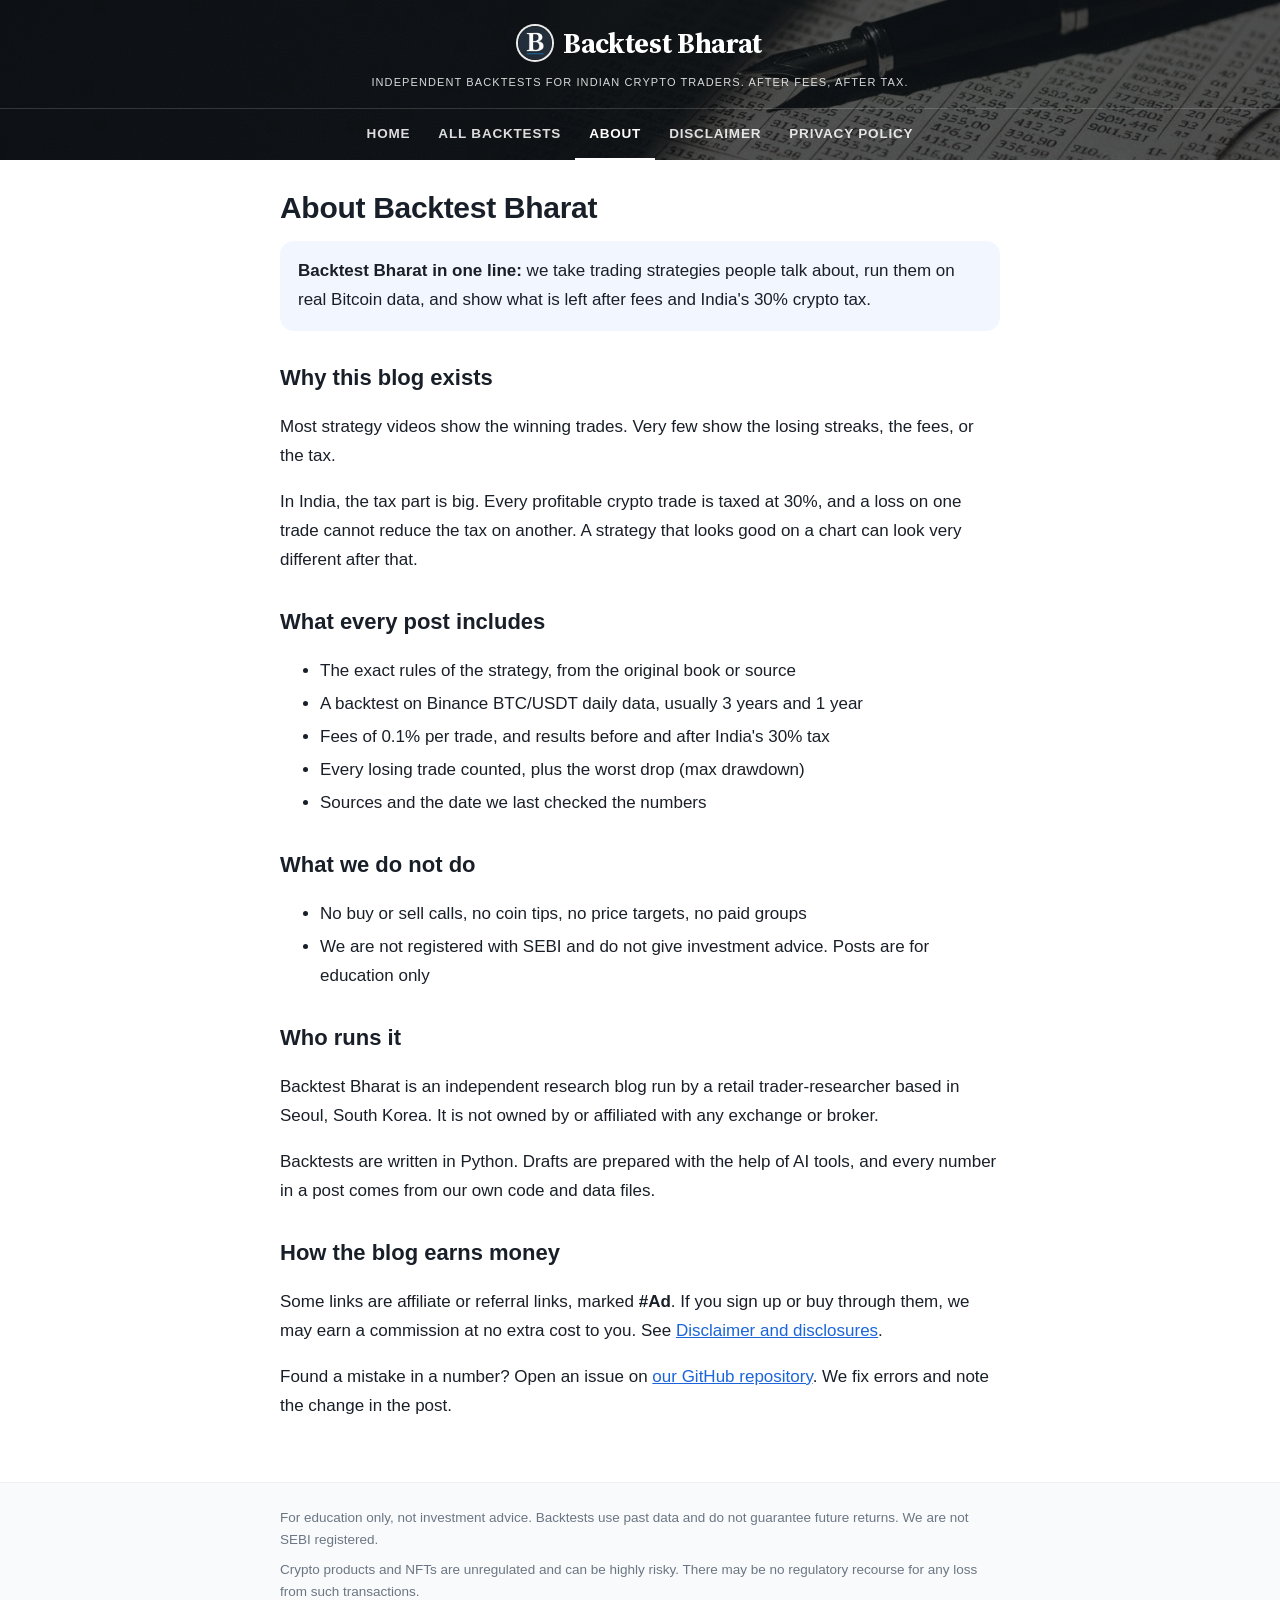
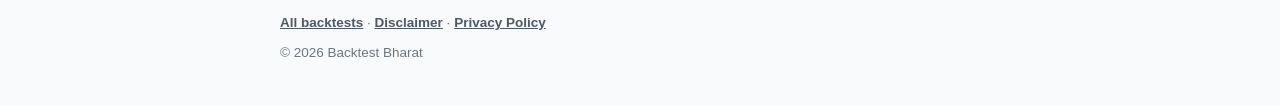
<file: about/index.html>
<!DOCTYPE html>
<html lang="en-IN">
<head>
<meta charset="utf-8">
<meta name="viewport" content="width=device-width, initial-scale=1">
<title>About Backtest Bharat</title>
<meta name="description" content="Backtest Bharat runs trading strategies on real Bitcoin data and shows what is left after fees and India&#x27;s 30% crypto tax. Who runs it and how it earns money.">
<link rel="canonical" href="https://backtestbharat.github.io/about/">
<meta property="og:site_name" content="Backtest Bharat">
<meta property="og:locale" content="en_IN">
<meta property="og:type" content="website">
<meta property="og:title" content="About Backtest Bharat">
<meta property="og:description" content="Backtest Bharat runs trading strategies on real Bitcoin data and shows what is left after fees and India&#x27;s 30% crypto tax. Who runs it and how it earns money.">
<meta property="og:url" content="https://backtestbharat.github.io/about/">
<meta property="og:image" content="https://backtestbharat.github.io/assets/bb-header.jpg">
<meta name="twitter:card" content="summary_large_image">
<meta name="twitter:title" content="About Backtest Bharat">
<meta name="twitter:description" content="Backtest Bharat runs trading strategies on real Bitcoin data and shows what is left after fees and India&#x27;s 30% crypto tax. Who runs it and how it earns money.">
<meta name="twitter:image" content="https://backtestbharat.github.io/assets/bb-header.jpg">
<meta name="msvalidate.01" content="7EBCBE0DADDDE1FE188175B416DD3E2A">
<meta name="google-site-verification" content="obEmHDuRxH-L0v0HxkkMah4z8ZlQoXYRCR3FlvIYeZU">
<link rel="icon" type="image/png" sizes="180x180" href="/favicon.png">
<link rel="icon" type="image/png" sizes="192x192" href="/assets/bb-logo-192.png">
<link rel="apple-touch-icon" href="/apple-touch-icon.png">
<link rel="alternate" type="application/rss+xml" title="Backtest Bharat" href="/feed.xml">
<link rel="preload" href="/assets/fonts/source-serif-4-700-latin.woff2" as="font" type="font/woff2" crossorigin>
<link rel="stylesheet" href="/assets/site.css">
<style>.bbp{max-width:720px;margin:0 auto;font-size:17px;line-height:1.7;color:#191f28;font-family:Inter,"Helvetica Neue",Arial,sans-serif}.bbp h2{font-size:22px;margin:28px 0 10px}.bbp .box{background:#f2f6ff;border-radius:14px;padding:16px 18px;margin:14px 0}.bbp li{margin:4px 0}.bbp .small{font-size:14px;color:#6b7684}</style>
</head>
<body>
<a class="skip" href="#main">Skip to content</a>
<header class="site-head compact">
<p class="brand"><a href="/"><img src="/assets/bb-logo-96.png" alt="" width="96" height="96"><span>Backtest Bharat</span></a></p>
<p class="tag">Independent backtests for Indian crypto traders. After fees, after tax.</p>
<nav class="tabs" aria-label="Main"><a href="/">Home</a><a href="/all-backtests/">All Backtests</a><a href="/about/" aria-current="page">About</a><a href="/disclaimer/">Disclaimer</a><a href="/privacy-policy/">Privacy Policy</a></nav>
</header>
<main id="main">
<h1 class="page-title">About Backtest Bharat</h1>
<div class="bbp">
<div class="box"><b>Backtest Bharat in one line:</b> we take trading strategies people talk about, run them on real Bitcoin data, and show what is left after fees and India's 30% crypto tax.</div>
<h2>Why this blog exists</h2>
<p>Most strategy videos show the winning trades. Very few show the losing streaks, the fees, or the tax.</p>
<p>In India, the tax part is big. Every profitable crypto trade is taxed at 30%, and a loss on one trade cannot reduce the tax on another. A strategy that looks good on a chart can look very different after that.</p>
<h2>What every post includes</h2>
<ul>
<li>The exact rules of the strategy, from the original book or source</li>
<li>A backtest on Binance BTC/USDT daily data, usually 3 years and 1 year</li>
<li>Fees of 0.1% per trade, and results before and after India's 30% tax</li>
<li>Every losing trade counted, plus the worst drop (max drawdown)</li>
<li>Sources and the date we last checked the numbers</li>
</ul>
<h2>What we do not do</h2>
<ul>
<li>No buy or sell calls, no coin tips, no price targets, no paid groups</li>
<li>We are not registered with SEBI and do not give investment advice. Posts are for education only</li>
</ul>
<h2>Who runs it</h2>
<p>Backtest Bharat is an independent research blog run by a retail trader-researcher based in Seoul, South Korea. It is not owned by or affiliated with any exchange or broker.</p>
<p>Backtests are written in Python. Drafts are prepared with the help of AI tools, and every number in a post comes from our own code and data files.</p>
<h2>How the blog earns money</h2>
<p>Some links are affiliate or referral links, marked <b>#Ad</b>. If you sign up or buy through them, we may earn a commission at no extra cost to you. See <a href="/disclaimer/">Disclaimer and disclosures</a>.</p>
<p>Found a mistake in a number? Open an issue on <a href="https://github.com/backtestbharat/backtestbharat.github.io/issues" rel="nofollow">our GitHub repository</a>. We fix errors and note the change in the post.</p>
</div>
</main>
<footer class="site-foot"><div>
<p>For education only, not investment advice. Backtests use past data and do not guarantee future returns. We are not SEBI registered.</p>
<p>Crypto products and NFTs are unregulated and can be highly risky. There may be no regulatory recourse for any loss from such transactions.</p>
<p><a href="/all-backtests/">All backtests</a> · <a href="/disclaimer/">Disclaimer</a> · <a href="/privacy-policy/">Privacy Policy</a></p>
<p>© 2026 Backtest Bharat</p>
</div></footer>
</body>
</html>
</file>
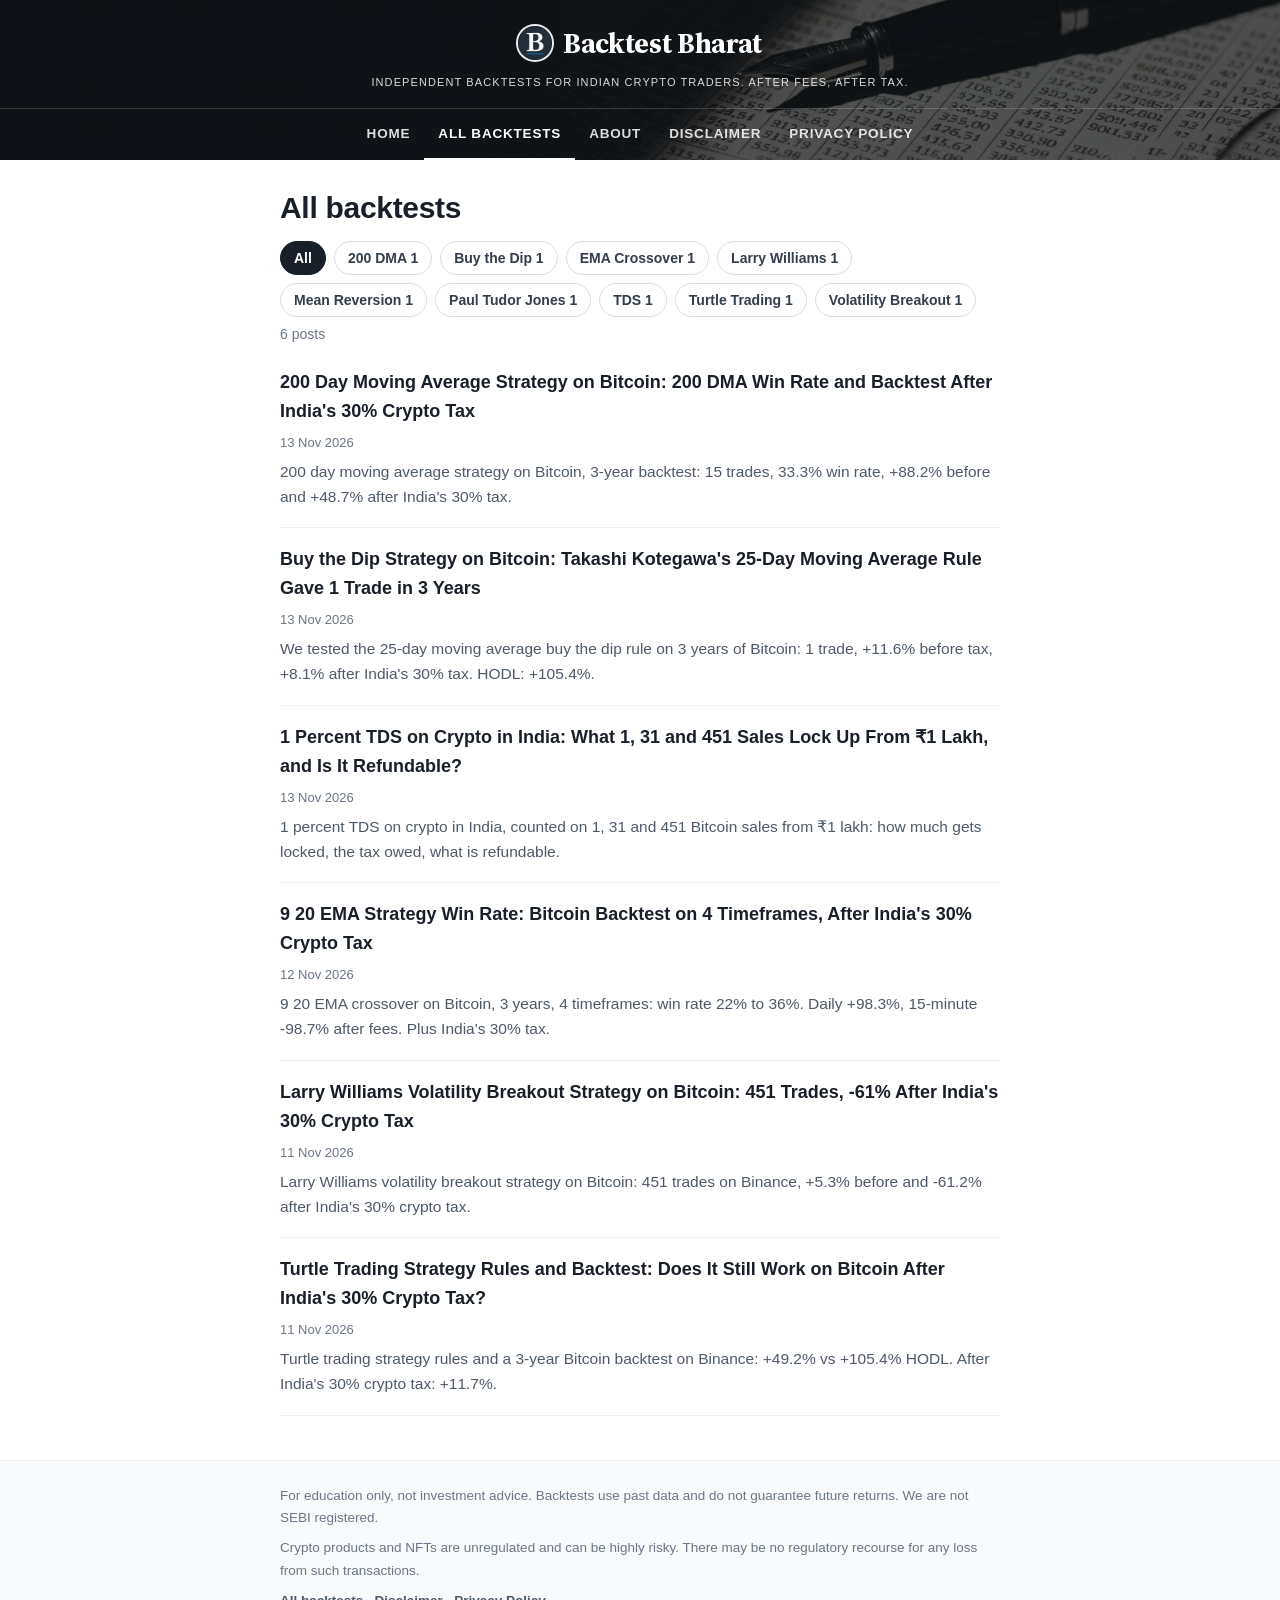
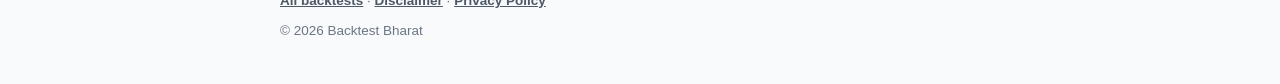
<file: all-backtests/index.html>
<!DOCTYPE html>
<html lang="en-IN">
<head>
<meta charset="utf-8">
<meta name="viewport" content="width=device-width, initial-scale=1">
<title>All Backtests | Backtest Bharat</title>
<meta name="description" content="Every Backtest Bharat post, newest first: trading strategies tested on Bitcoin, after fees and after India&#x27;s 30% crypto tax.">
<link rel="canonical" href="https://backtestbharat.github.io/all-backtests/">
<meta property="og:site_name" content="Backtest Bharat">
<meta property="og:locale" content="en_IN">
<meta property="og:type" content="website">
<meta property="og:title" content="All Backtests | Backtest Bharat">
<meta property="og:description" content="Every Backtest Bharat post, newest first: trading strategies tested on Bitcoin, after fees and after India&#x27;s 30% crypto tax.">
<meta property="og:url" content="https://backtestbharat.github.io/all-backtests/">
<meta property="og:image" content="https://backtestbharat.github.io/assets/bb-header.jpg">
<meta name="twitter:card" content="summary_large_image">
<meta name="twitter:title" content="All Backtests | Backtest Bharat">
<meta name="twitter:description" content="Every Backtest Bharat post, newest first: trading strategies tested on Bitcoin, after fees and after India&#x27;s 30% crypto tax.">
<meta name="twitter:image" content="https://backtestbharat.github.io/assets/bb-header.jpg">
<meta name="msvalidate.01" content="7EBCBE0DADDDE1FE188175B416DD3E2A">
<meta name="google-site-verification" content="obEmHDuRxH-L0v0HxkkMah4z8ZlQoXYRCR3FlvIYeZU">
<link rel="icon" type="image/png" sizes="180x180" href="/favicon.png">
<link rel="icon" type="image/png" sizes="192x192" href="/assets/bb-logo-192.png">
<link rel="apple-touch-icon" href="/apple-touch-icon.png">
<link rel="alternate" type="application/rss+xml" title="Backtest Bharat" href="/feed.xml">
<link rel="preload" href="/assets/fonts/source-serif-4-700-latin.woff2" as="font" type="font/woff2" crossorigin>
<link rel="stylesheet" href="/assets/site.css">
</head>
<body>
<a class="skip" href="#main">Skip to content</a>
<header class="site-head compact">
<p class="brand"><a href="/"><img src="/assets/bb-logo-96.png" alt="" width="96" height="96"><span>Backtest Bharat</span></a></p>
<p class="tag">Independent backtests for Indian crypto traders. After fees, after tax.</p>
<nav class="tabs" aria-label="Main"><a href="/">Home</a><a href="/all-backtests/" aria-current="page">All Backtests</a><a href="/about/">About</a><a href="/disclaimer/">Disclaimer</a><a href="/privacy-policy/">Privacy Policy</a></nav>
</header>
<main id="main">
<h1 class="page-title">All backtests</h1>
<div class="chips"><button type="button" data-l="" data-s="" aria-pressed="true">All</button><button type="button" data-l="200 DMA" data-s="200-dma" aria-pressed="false">200 DMA 1</button><button type="button" data-l="Buy the Dip" data-s="buy-the-dip" aria-pressed="false">Buy the Dip 1</button><button type="button" data-l="EMA Crossover" data-s="ema-crossover" aria-pressed="false">EMA Crossover 1</button><button type="button" data-l="Larry Williams" data-s="larry-williams" aria-pressed="false">Larry Williams 1</button><button type="button" data-l="Mean Reversion" data-s="mean-reversion" aria-pressed="false">Mean Reversion 1</button><button type="button" data-l="Paul Tudor Jones" data-s="paul-tudor-jones" aria-pressed="false">Paul Tudor Jones 1</button><button type="button" data-l="TDS" data-s="tds" aria-pressed="false">TDS 1</button><button type="button" data-l="Turtle Trading" data-s="turtle-trading" aria-pressed="false">Turtle Trading 1</button><button type="button" data-l="Volatility Breakout" data-s="volatility-breakout" aria-pressed="false">Volatility Breakout 1</button></div>
<p class="count">6 posts</p>
<ul class="plist">
<li data-labels="200 DMA|Paul Tudor Jones"><a href="/200-day-moving-average-strategy-bitcoin-backtest-india-tax/">200 Day Moving Average Strategy on Bitcoin: 200 DMA Win Rate and Backtest After India&#x27;s 30% Crypto Tax</a><time datetime="2026-11-13T12:46:00+05:30">13 Nov 2026</time><p>200 day moving average strategy on Bitcoin, 3-year backtest: 15 trades, 33.3% win rate, +88.2% before and +48.7% after India&#x27;s 30% tax.</p></li>
<li data-labels="Buy the Dip|Mean Reversion"><a href="/buy-the-dip-strategy-bitcoin-25-day-moving-average/">Buy the Dip Strategy on Bitcoin: Takashi Kotegawa&#x27;s 25-Day Moving Average Rule Gave 1 Trade in 3 Years</a><time datetime="2026-11-13T12:45:00+05:30">13 Nov 2026</time><p>We tested the 25-day moving average buy the dip rule on 3 years of Bitcoin: 1 trade, +11.6% before tax, +8.1% after India&#x27;s 30% tax. HODL: +105.4%.</p></li>
<li data-labels="TDS"><a href="/1-percent-tds-on-crypto-india-refund-backtest/">1 Percent TDS on Crypto in India: What 1, 31 and 451 Sales Lock Up From ₹1 Lakh, and Is It Refundable?</a><time datetime="2026-11-13T05:30:00+05:30">13 Nov 2026</time><p>1 percent TDS on crypto in India, counted on 1, 31 and 451 Bitcoin sales from ₹1 lakh: how much gets locked, the tax owed, what is refundable.</p></li>
<li data-labels="EMA Crossover"><a href="/9-20-ema-strategy-win-rate-bitcoin-backtest-india-tax/">9 20 EMA Strategy Win Rate: Bitcoin Backtest on 4 Timeframes, After India&#x27;s 30% Crypto Tax</a><time datetime="2026-11-12T05:30:00+05:30">12 Nov 2026</time><p>9 20 EMA crossover on Bitcoin, 3 years, 4 timeframes: win rate 22% to 36%. Daily +98.3%, 15-minute -98.7% after fees. Plus India&#x27;s 30% tax.</p></li>
<li data-labels="Larry Williams|Volatility Breakout"><a href="/larry-williams-volatility-breakout-bitcoin-india-tax/">Larry Williams Volatility Breakout Strategy on Bitcoin: 451 Trades, -61% After India&#x27;s 30% Crypto Tax</a><time datetime="2026-11-11T13:09:10+05:30">11 Nov 2026</time><p>Larry Williams volatility breakout strategy on Bitcoin: 451 trades on Binance, +5.3% before and -61.2% after India&#x27;s 30% crypto tax.</p></li>
<li data-labels="Turtle Trading"><a href="/turtle-trading-backtest-binance-india-tax/">Turtle Trading Strategy Rules and Backtest: Does It Still Work on Bitcoin After India&#x27;s 30% Crypto Tax?</a><time datetime="2026-11-11T06:51:45+05:30">11 Nov 2026</time><p>Turtle trading strategy rules and a 3-year Bitcoin backtest on Binance: +49.2% vs +105.4% HODL. After India&#x27;s 30% crypto tax: +11.7%.</p></li>
</ul>
</main>
<footer class="site-foot"><div>
<p>For education only, not investment advice. Backtests use past data and do not guarantee future returns. We are not SEBI registered.</p>
<p>Crypto products and NFTs are unregulated and can be highly risky. There may be no regulatory recourse for any loss from such transactions.</p>
<p><a href="/all-backtests/">All backtests</a> · <a href="/disclaimer/">Disclaimer</a> · <a href="/privacy-policy/">Privacy Policy</a></p>
<p>© 2026 Backtest Bharat</p>
</div></footer>
<script>(function(){var c=[].slice.call(document.querySelectorAll('.chips button')),it=[].slice.call(document.querySelectorAll('.plist li')),info=document.querySelector('.count');function draw(l){var n=0;it.forEach(function(li){var on=!l||(li.getAttribute('data-labels')||'').split('|').indexOf(l)>-1;li.hidden=!on;if(on)n++});c.forEach(function(b){b.setAttribute('aria-pressed',String(b.getAttribute('data-l')===l))});if(info)info.textContent=n===1?'1 post':n+' posts'}c.forEach(function(b){b.onclick=function(){var l=b.getAttribute('data-l');draw(l);try{history.replaceState(null,'',l?'#'+b.getAttribute('data-s'):location.pathname)}catch(e){}}});var h='';try{h=decodeURIComponent(location.hash.slice(1))}catch(e){}var m='';c.forEach(function(b){if(h&&b.getAttribute('data-s')===h)m=b.getAttribute('data-l')});draw(m)})();</script>
</body>
</html>
</file>
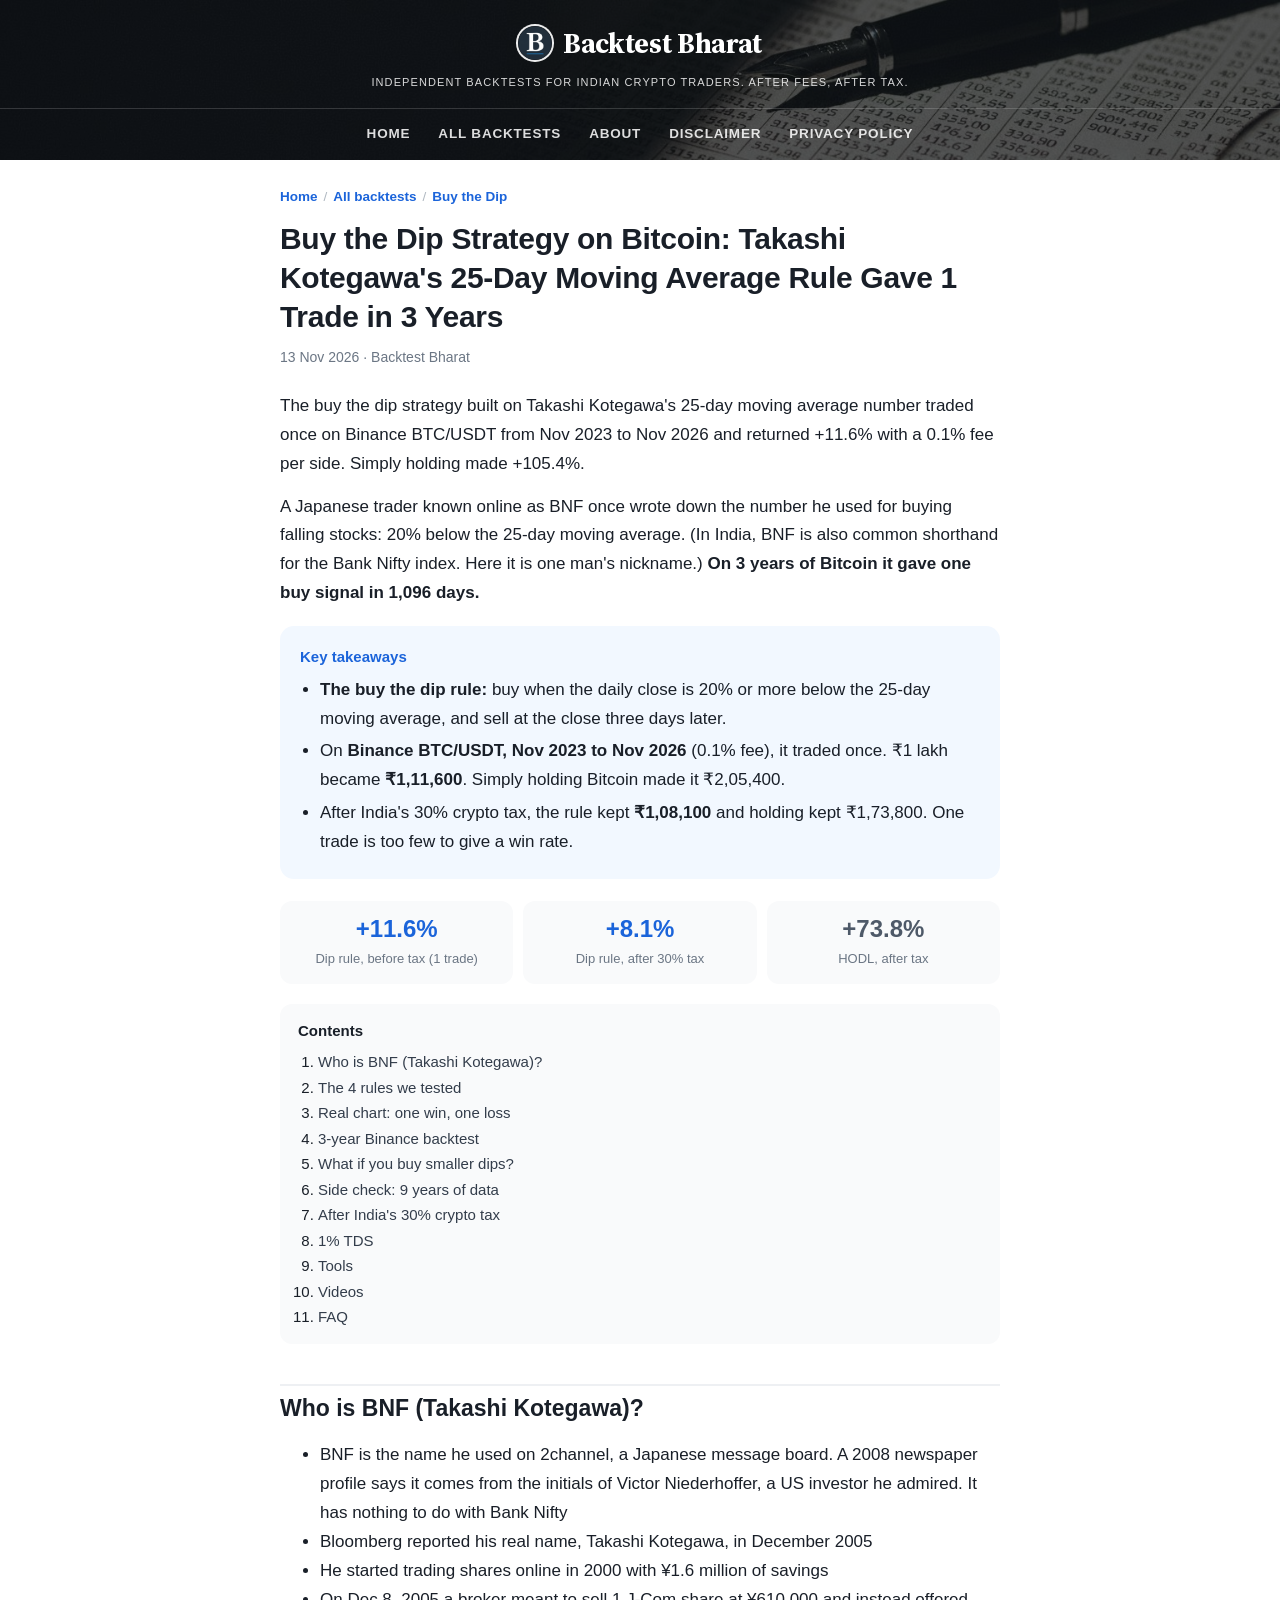
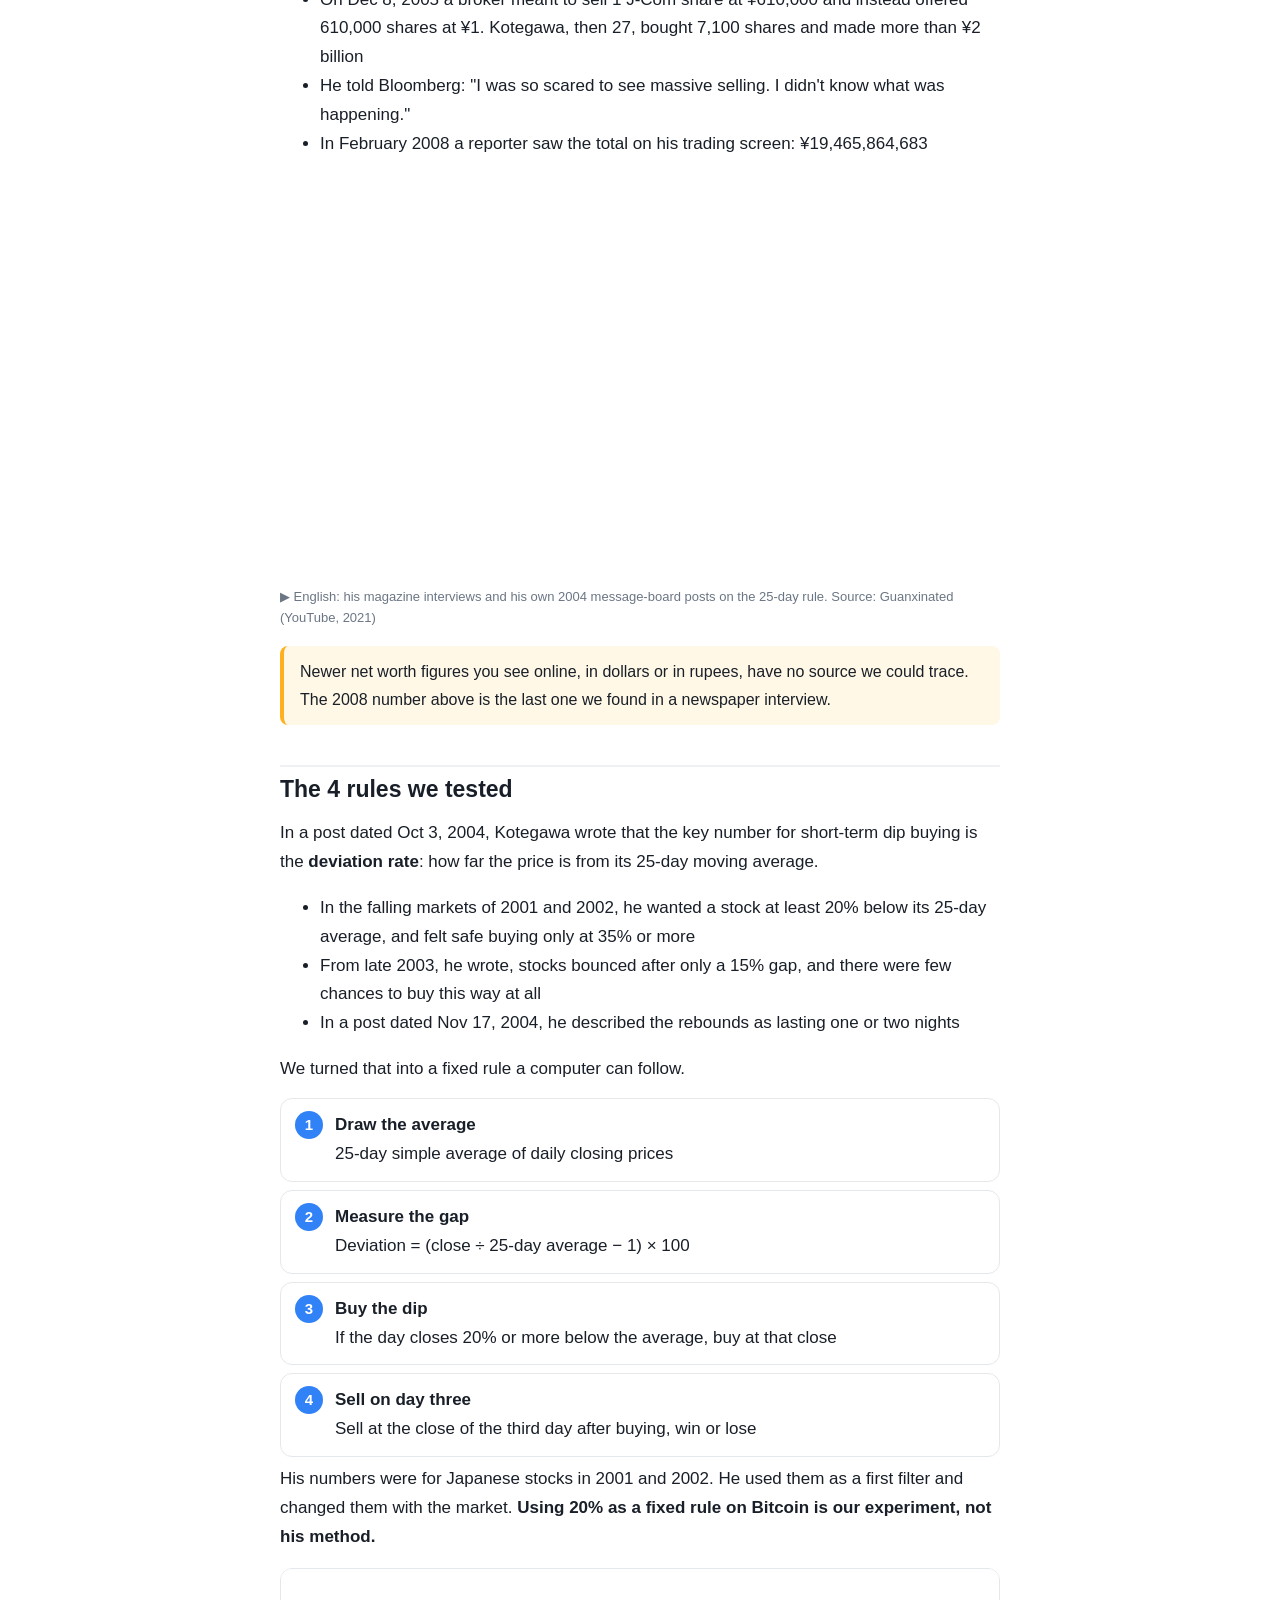
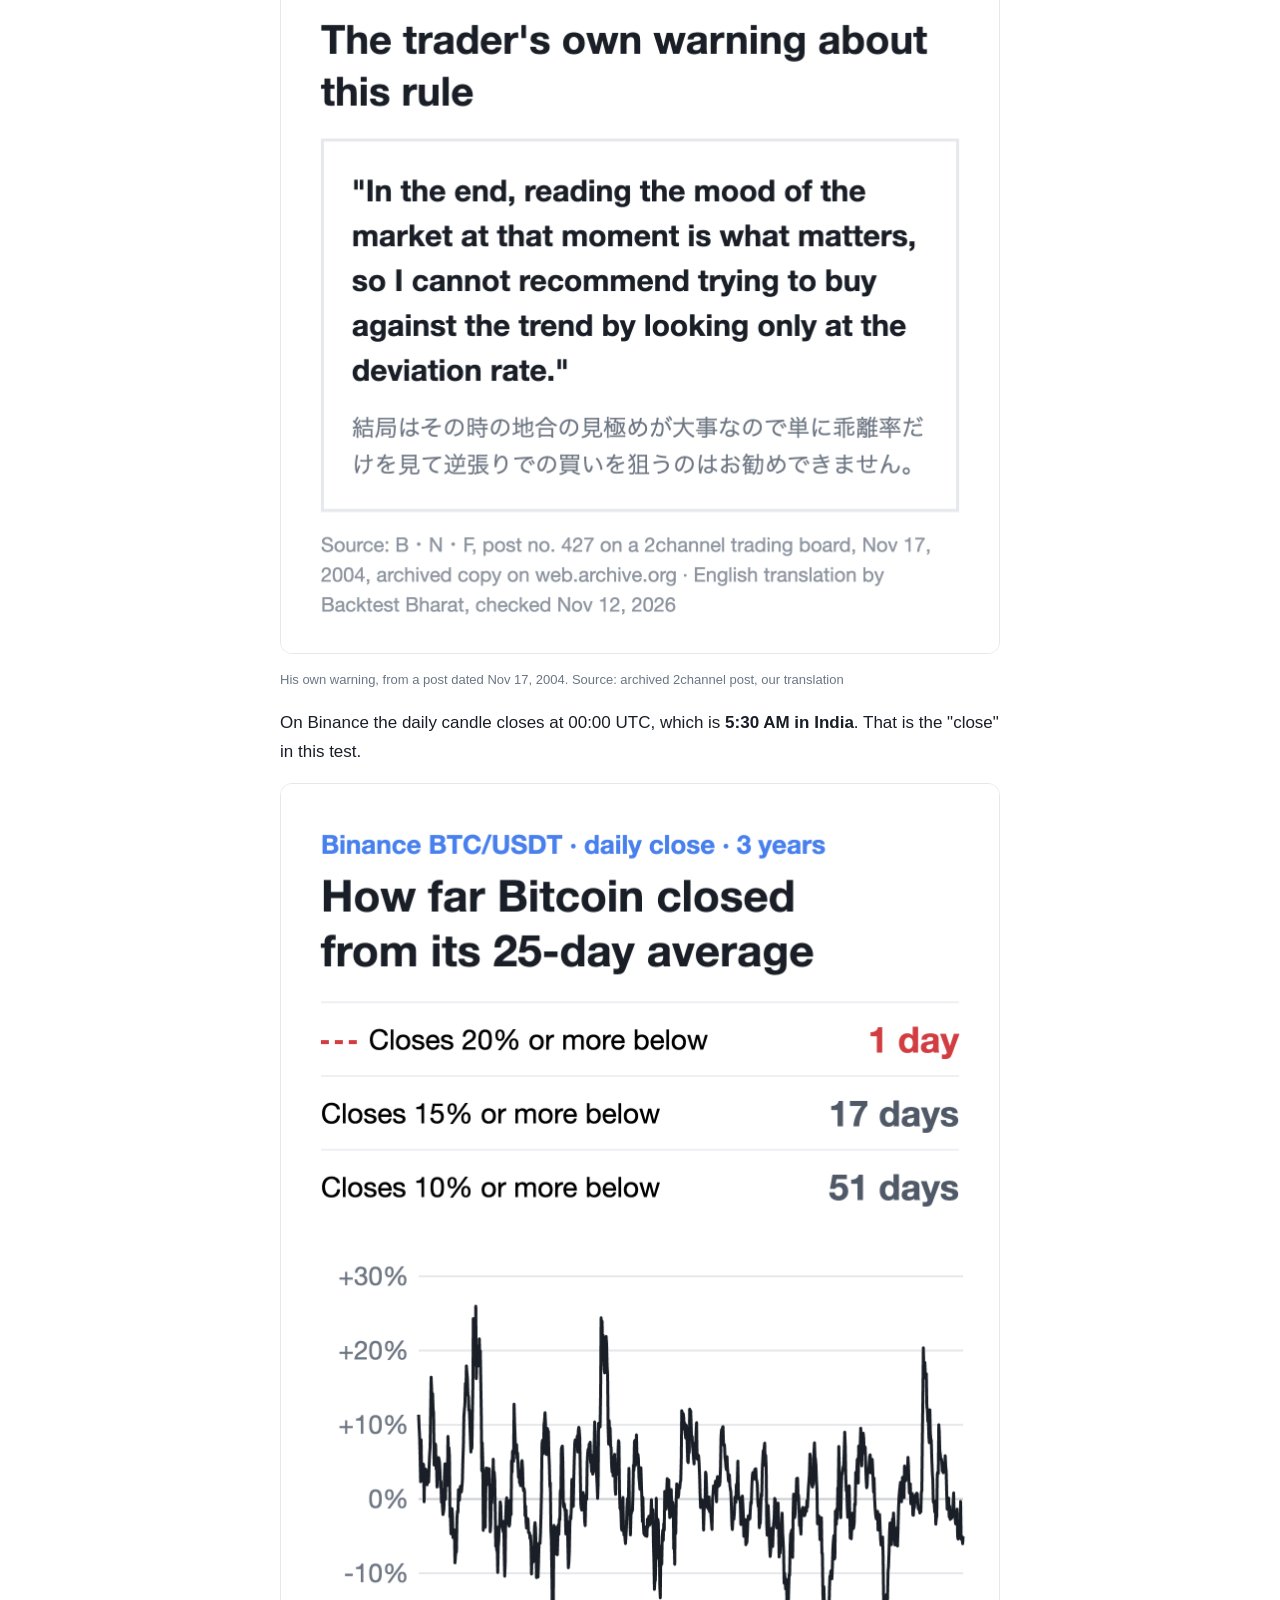
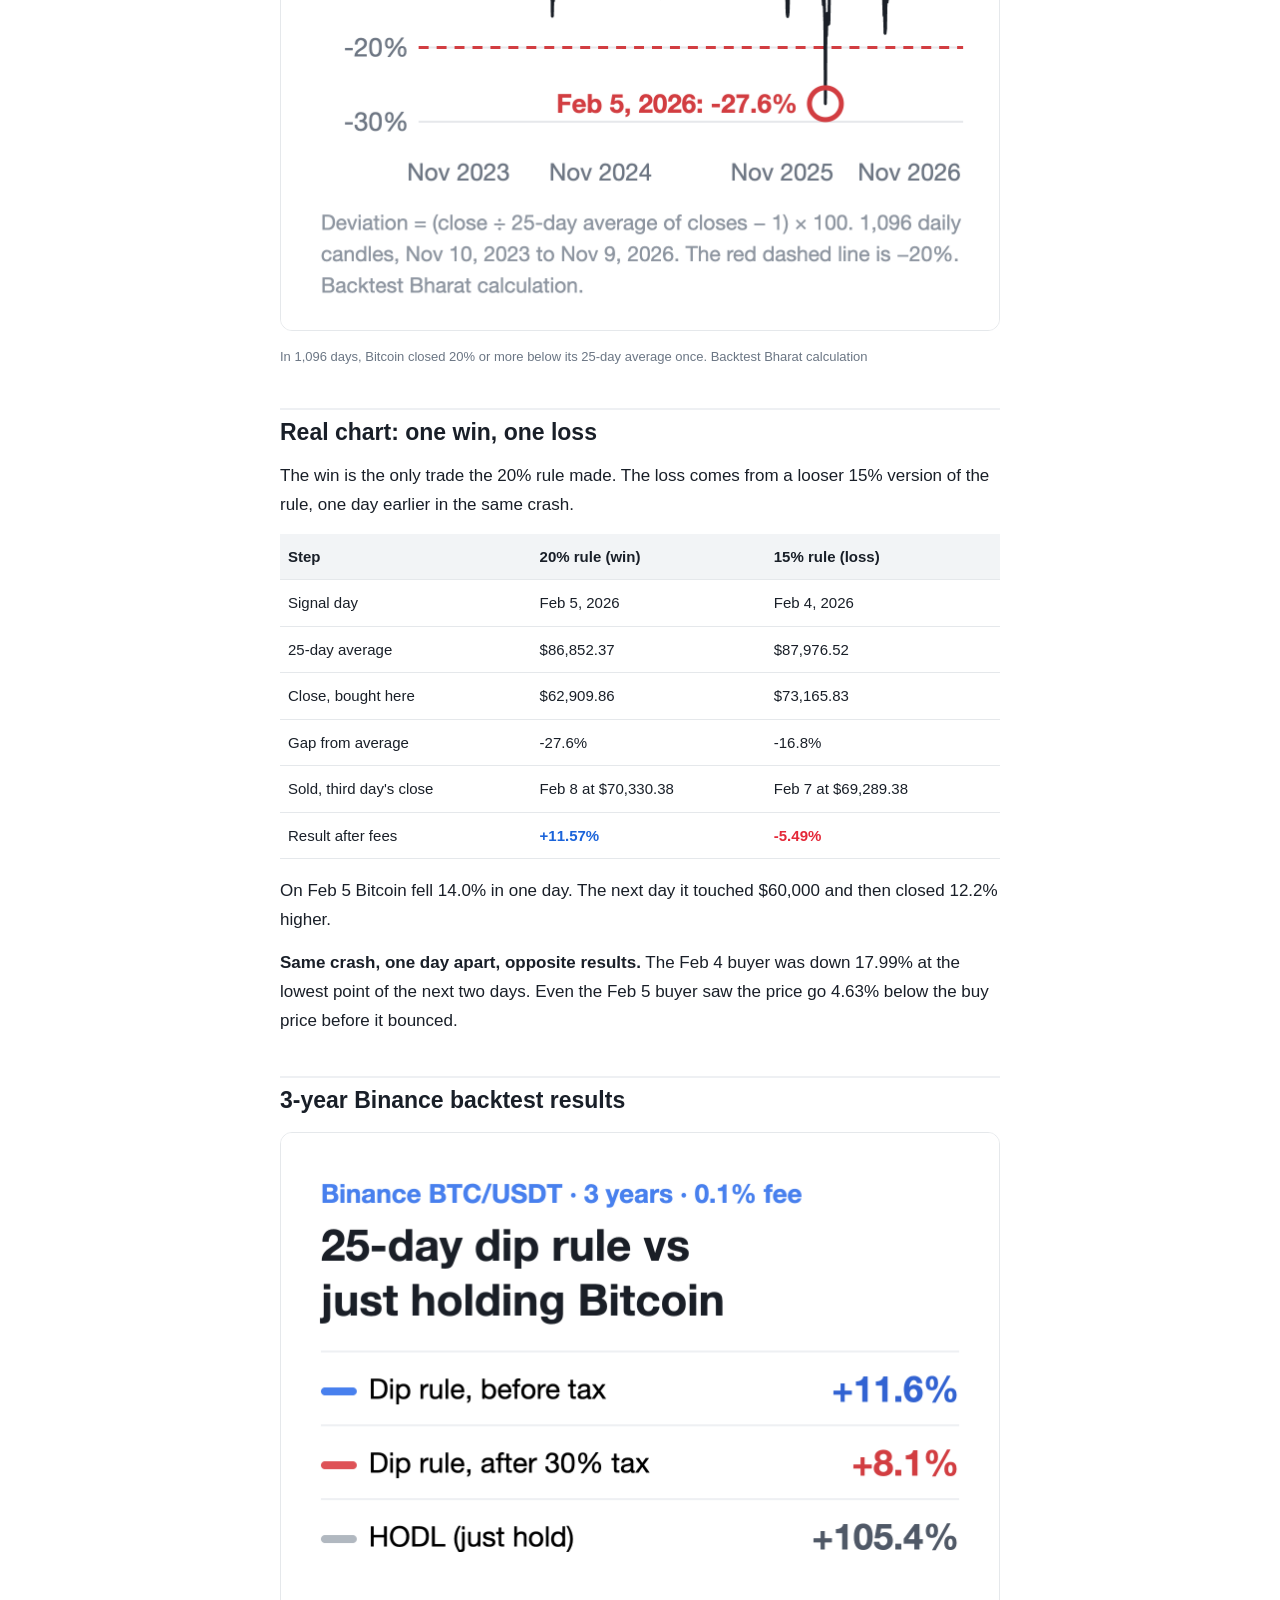
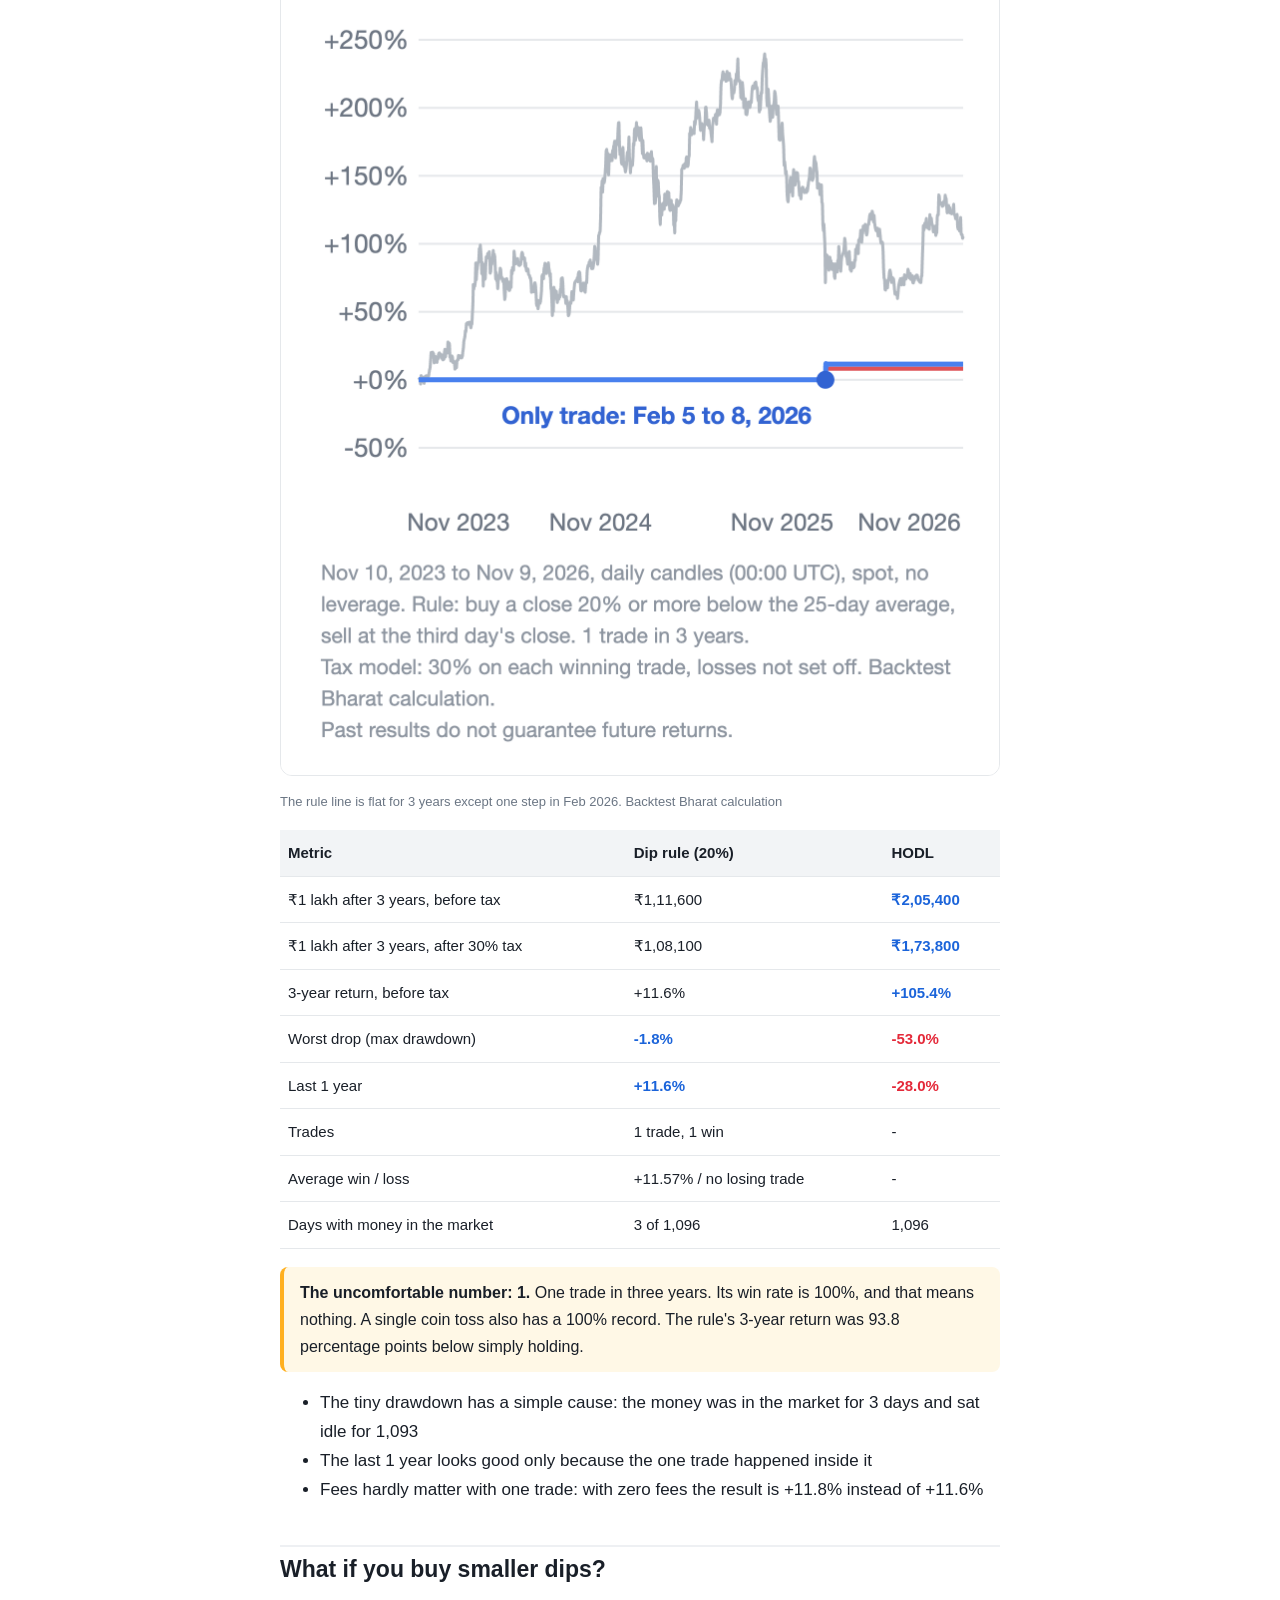
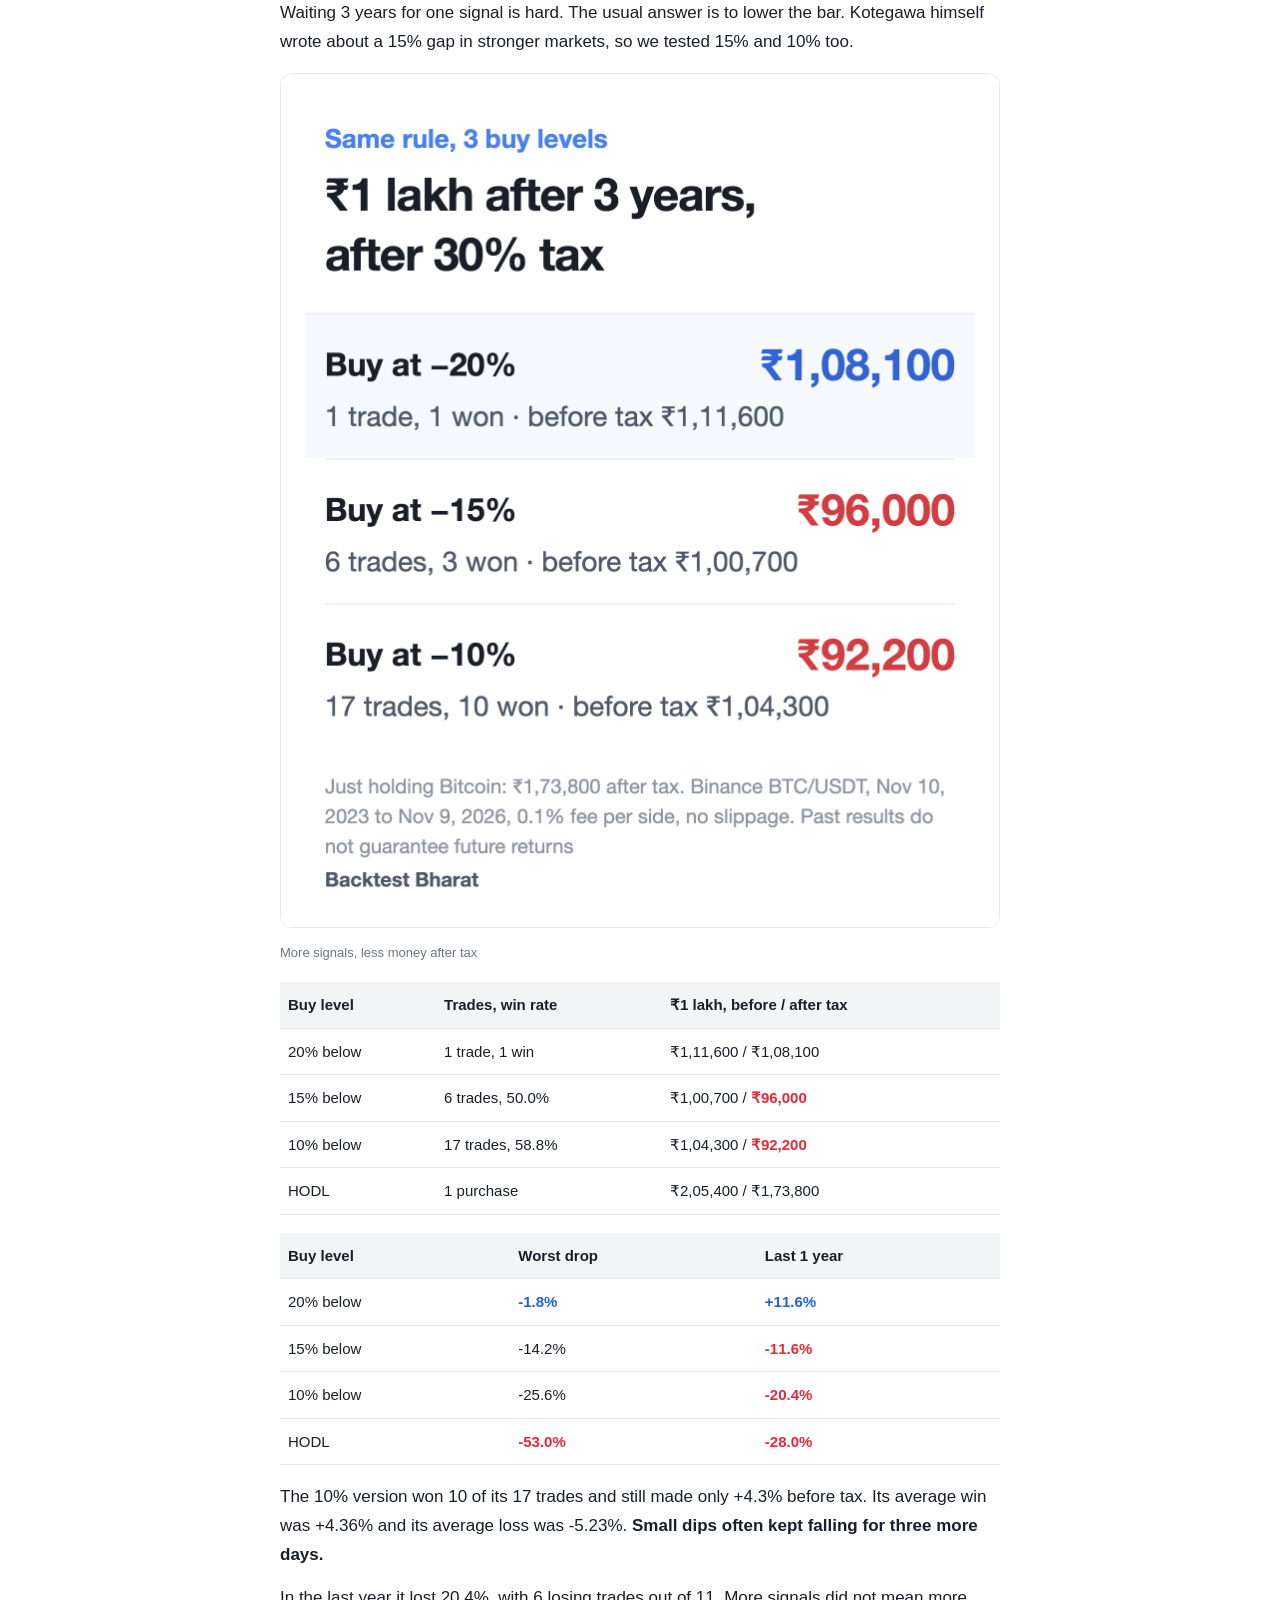
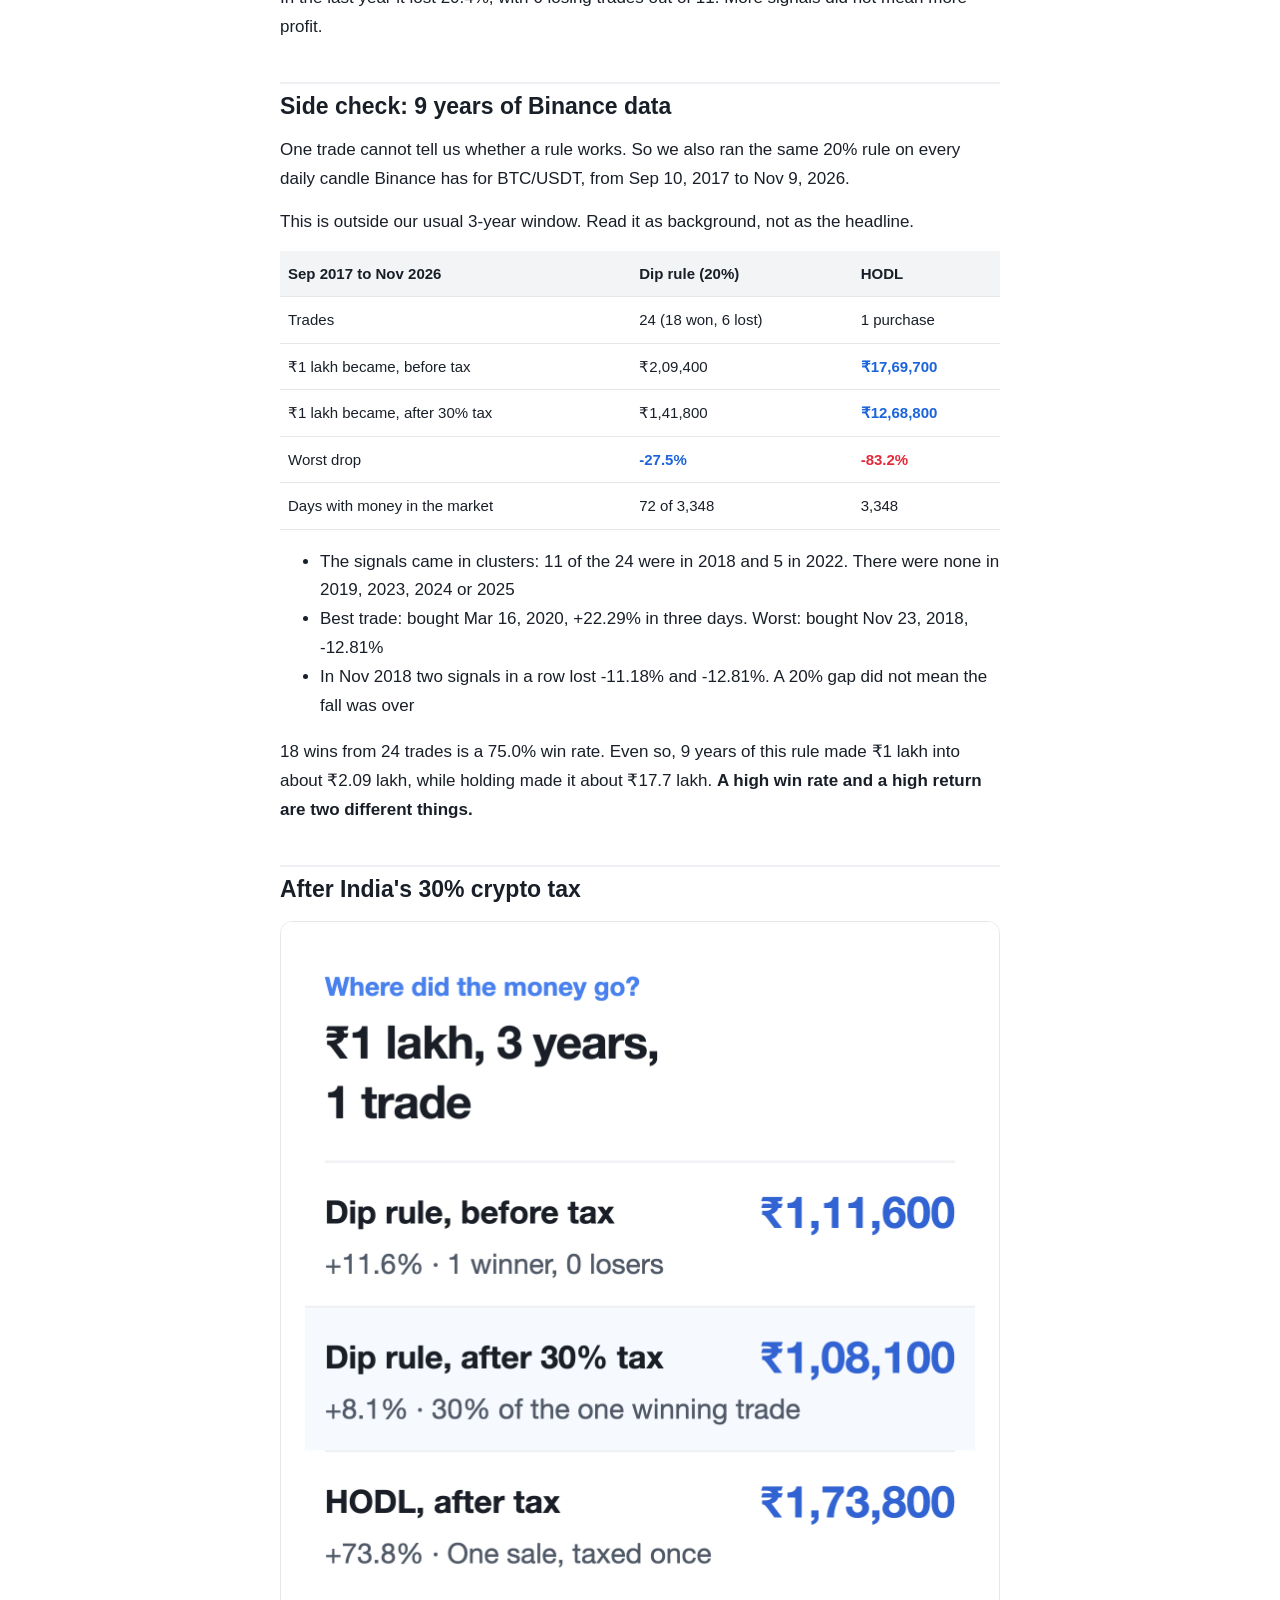
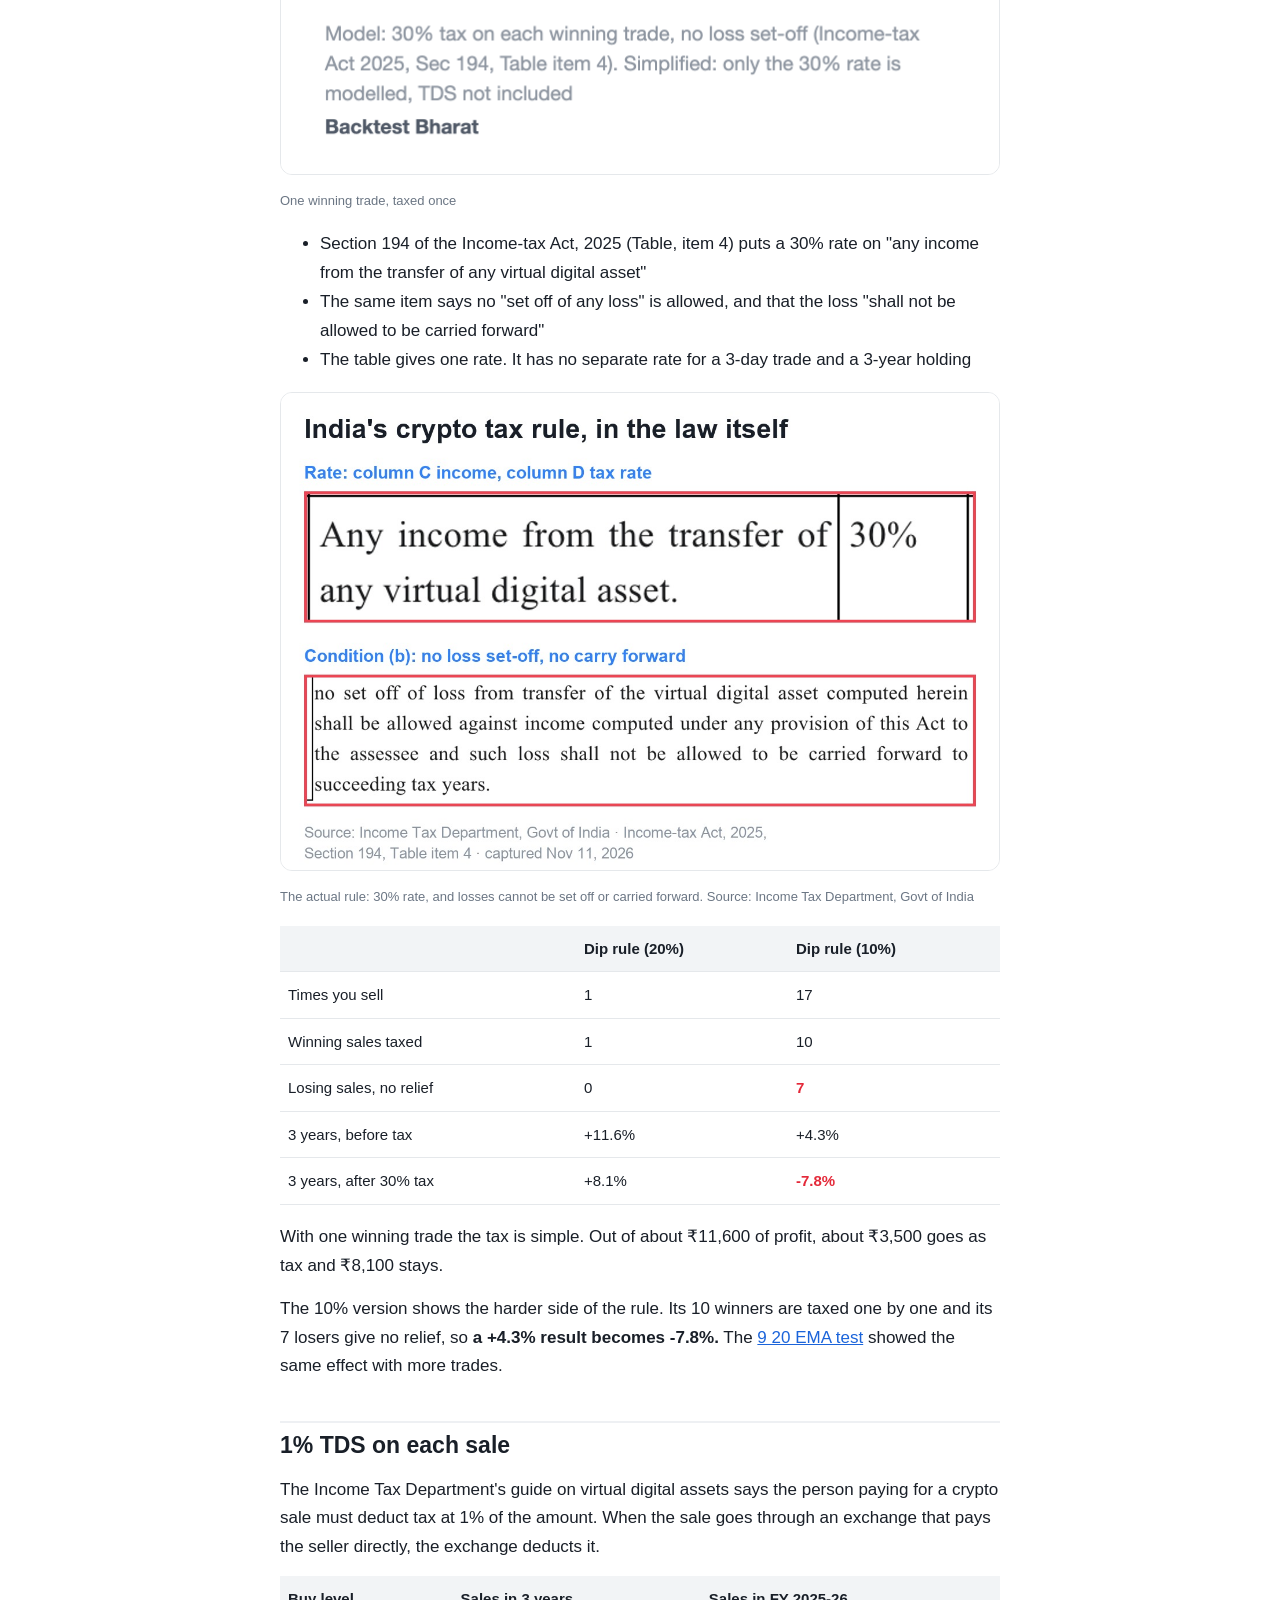
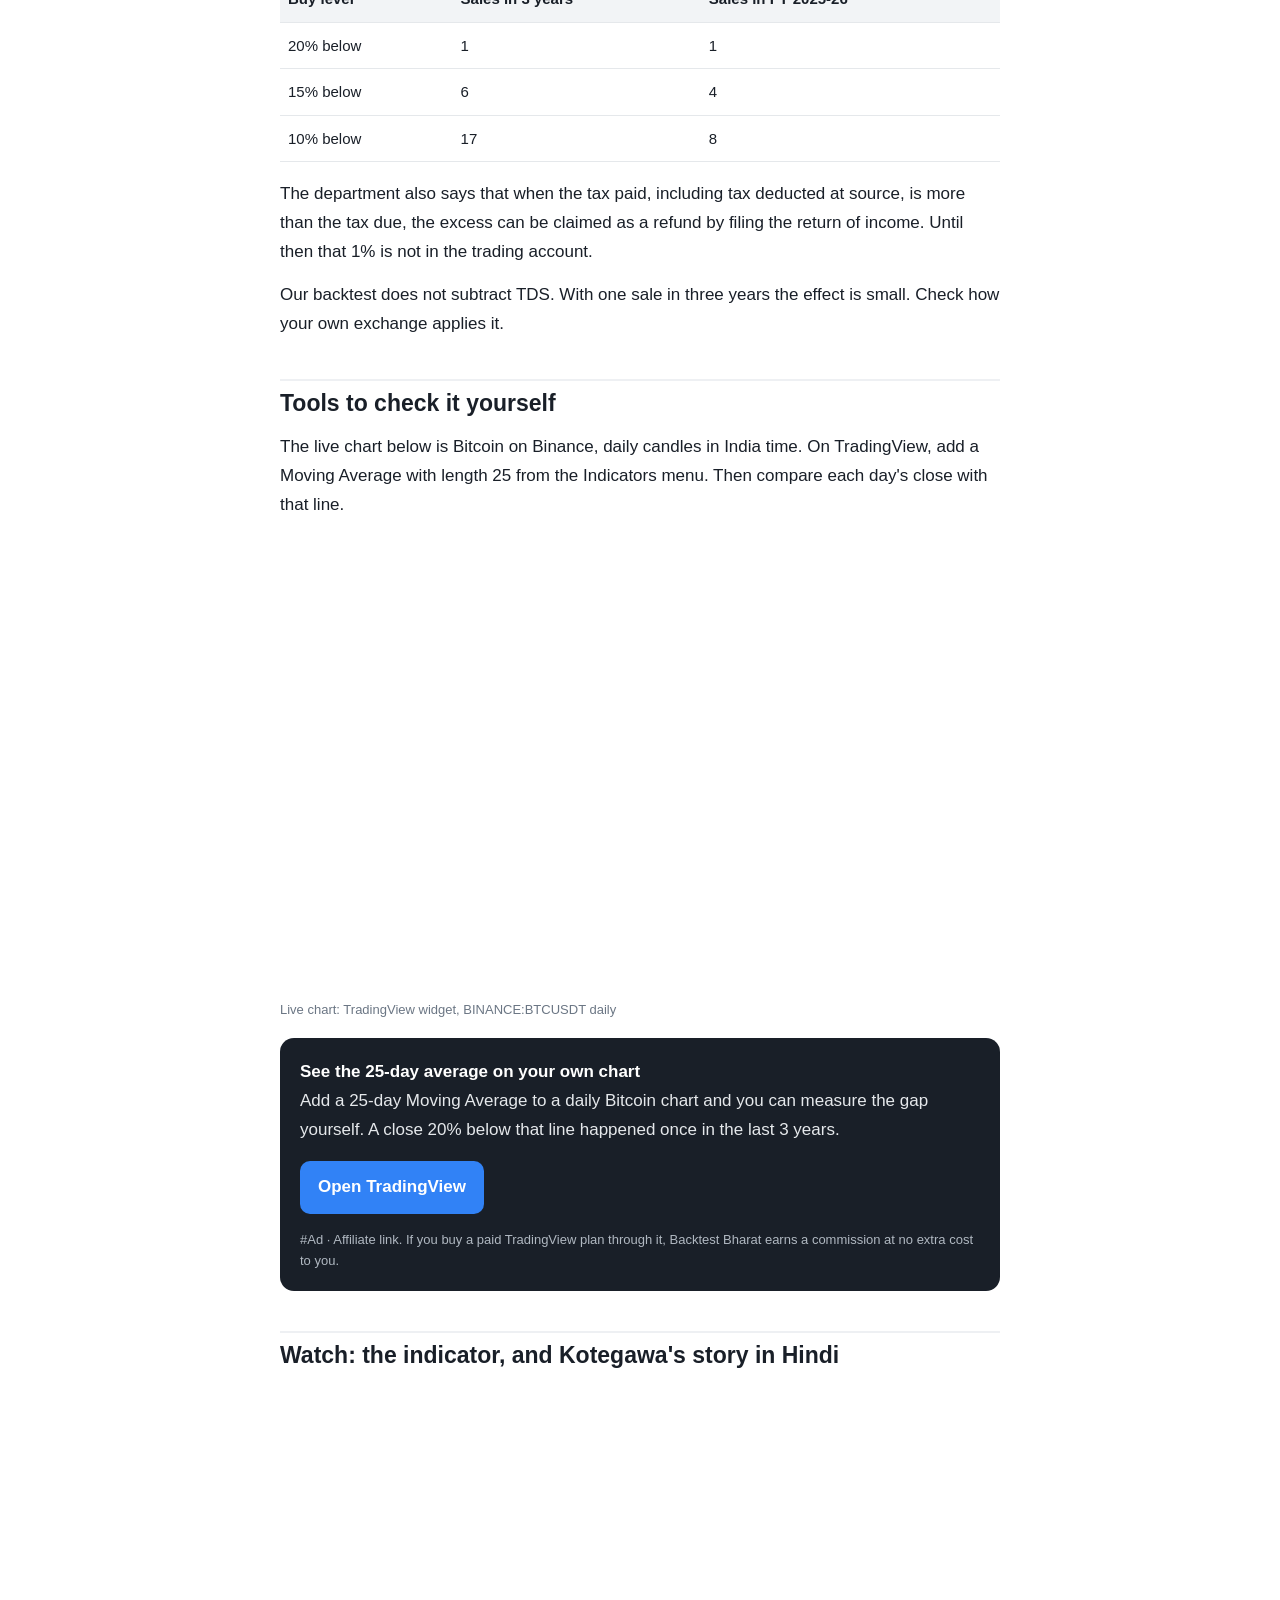
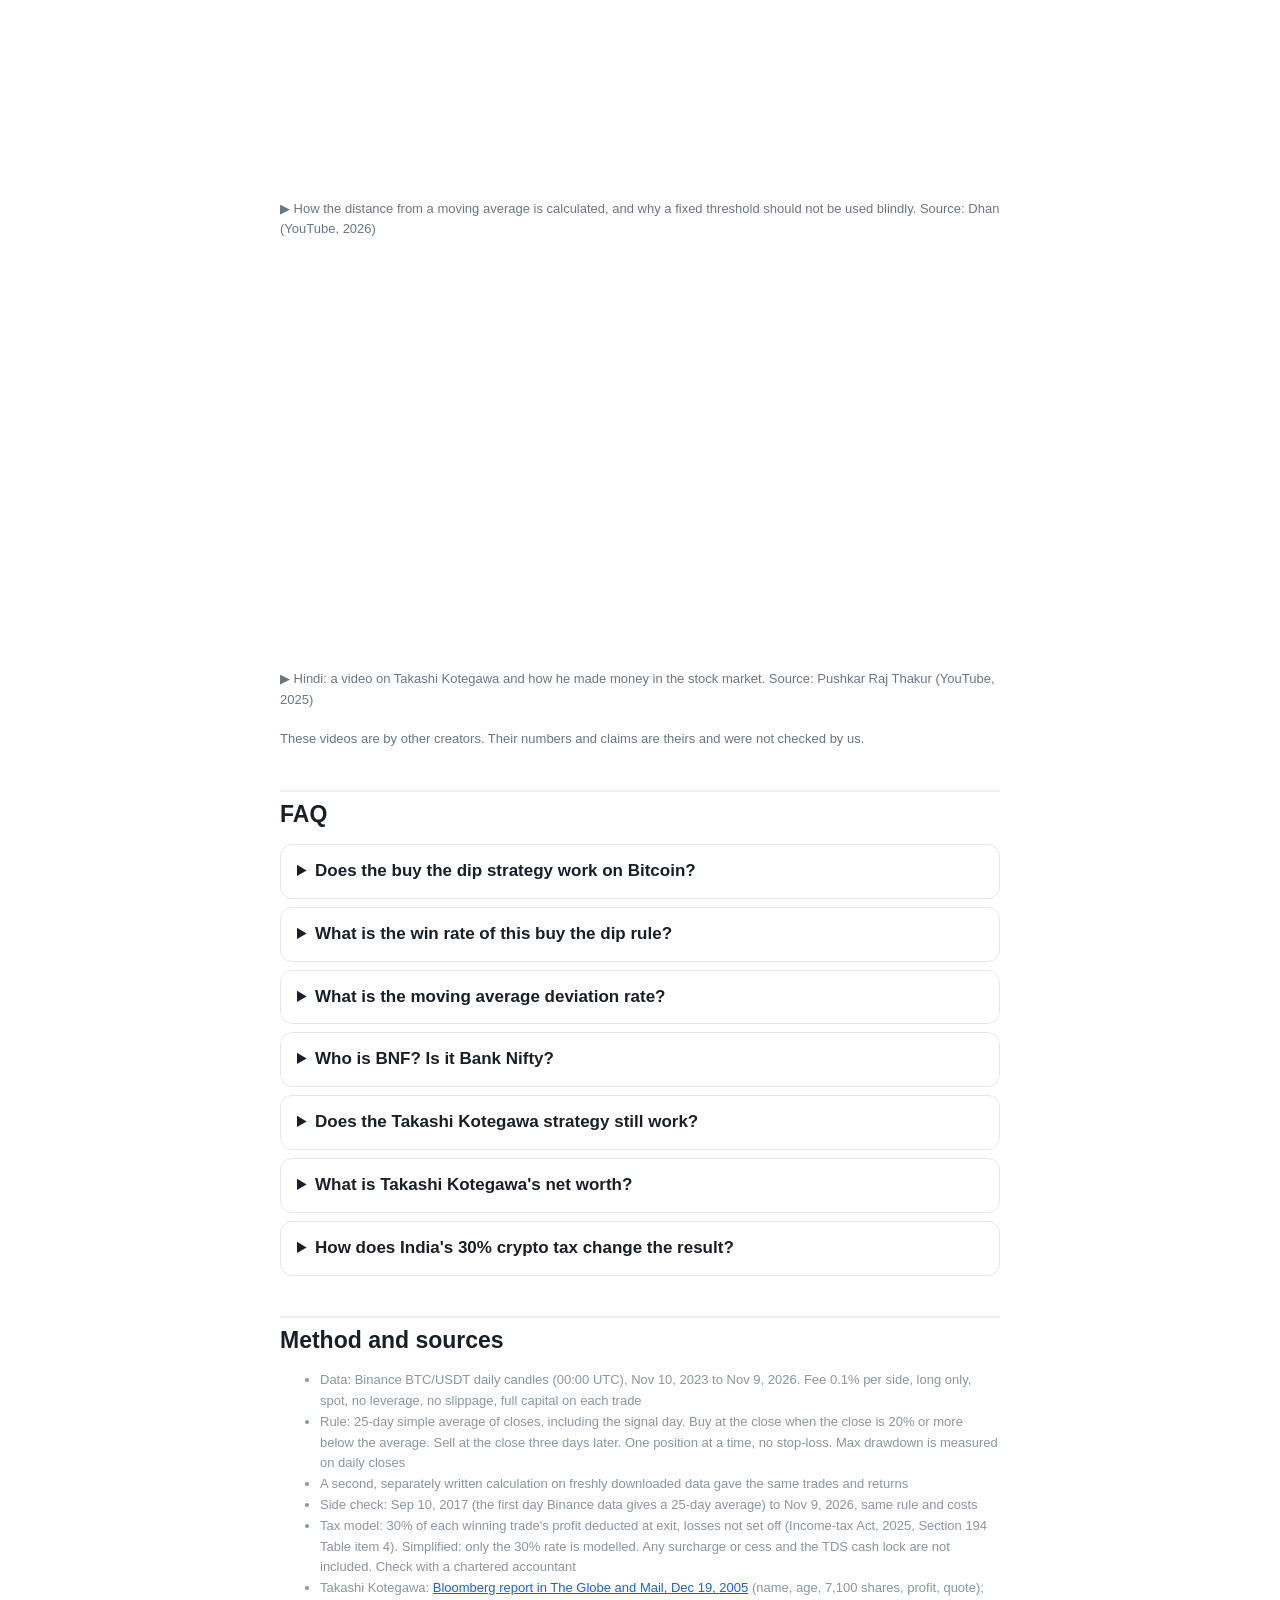
<file: buy-the-dip-strategy-bitcoin-25-day-moving-average/index.html>
<!DOCTYPE html>
<html lang="en-IN">
<head>
<meta charset="utf-8">
<meta name="viewport" content="width=device-width, initial-scale=1">
<title>Buy the Dip Strategy on Bitcoin: Takashi Kotegawa&#x27;s 25-Day Moving Average Rule Gave 1 Trade in 3 Years</title>
<meta name="description" content="We tested the 25-day moving average buy the dip rule on 3 years of Bitcoin: 1 trade, +11.6% before tax, +8.1% after India&#x27;s 30% tax. HODL: +105.4%.">
<link rel="canonical" href="https://backtestbharat.github.io/buy-the-dip-strategy-bitcoin-25-day-moving-average/">
<meta property="og:site_name" content="Backtest Bharat">
<meta property="og:locale" content="en_IN">
<meta property="og:type" content="article">
<meta property="og:title" content="Buy the Dip Strategy on Bitcoin: Takashi Kotegawa&#x27;s 25-Day Moving Average Rule Gave 1 Trade in 3 Years">
<meta property="og:description" content="We tested the 25-day moving average buy the dip rule on 3 years of Bitcoin: 1 trade, +11.6% before tax, +8.1% after India&#x27;s 30% tax. HODL: +105.4%.">
<meta property="og:url" content="https://backtestbharat.github.io/buy-the-dip-strategy-bitcoin-25-day-moving-average/">
<meta property="og:image" content="https://backtestbharat.github.io/img/buy-the-dip-strategy-bitcoin-25-day-moving-average/e8-chart_m.png">
<meta property="og:image:alt" content="Buy the dip 25-day moving average rule versus holding Bitcoin, 3-year backtest on Binance BTC/USDT">
<meta name="twitter:card" content="summary_large_image">
<meta name="twitter:title" content="Buy the Dip Strategy on Bitcoin: Takashi Kotegawa&#x27;s 25-Day Moving Average Rule Gave 1 Trade in 3 Years">
<meta name="twitter:description" content="We tested the 25-day moving average buy the dip rule on 3 years of Bitcoin: 1 trade, +11.6% before tax, +8.1% after India&#x27;s 30% tax. HODL: +105.4%.">
<meta name="twitter:image" content="https://backtestbharat.github.io/img/buy-the-dip-strategy-bitcoin-25-day-moving-average/e8-chart_m.png">
<meta name="msvalidate.01" content="7EBCBE0DADDDE1FE188175B416DD3E2A">
<meta name="google-site-verification" content="obEmHDuRxH-L0v0HxkkMah4z8ZlQoXYRCR3FlvIYeZU">
<link rel="icon" type="image/png" sizes="180x180" href="/favicon.png">
<link rel="icon" type="image/png" sizes="192x192" href="/assets/bb-logo-192.png">
<link rel="apple-touch-icon" href="/apple-touch-icon.png">
<link rel="alternate" type="application/rss+xml" title="Backtest Bharat" href="/feed.xml">
<link rel="preload" href="/assets/fonts/source-serif-4-700-latin.woff2" as="font" type="font/woff2" crossorigin>
<link rel="stylesheet" href="/assets/site.css">
<meta property="article:published_time" content="2026-11-13T12:45:00+05:30">
<meta property="article:modified_time" content="2026-11-13T12:45:00+05:30">
<meta property="og:image:width" content="1440">
<meta property="og:image:height" content="2490">
<script type="application/ld+json">{"@context":"https://schema.org","@type":"Article","headline":"Buy the Dip Strategy on Bitcoin: Takashi Kotegawa's 25-Day Moving Average Rule Gave 1 Trade in 3 Years","description":"We tested the 25-day moving average buy the dip rule on 3 years of Bitcoin: 1 trade, +11.6% before tax, +8.1% after India's 30% tax. HODL: +105.4%.","image":["https://backtestbharat.github.io/img/buy-the-dip-strategy-bitcoin-25-day-moving-average/e8-chart_m.png"],"datePublished":"2026-11-13T12:45:00+05:30","dateModified":"2026-11-13T12:45:00+05:30","inLanguage":"en-IN","author":{"@type":"Organization","name":"Backtest Bharat","url":"https://backtestbharat.github.io/"},"publisher":{"@type":"Organization","name":"Backtest Bharat","url":"https://backtestbharat.github.io/","logo":{"@type":"ImageObject","url":"https://backtestbharat.github.io/assets/bb-logo-192.png","width":192,"height":192}},"mainEntityOfPage":{"@type":"WebPage","@id":"https://backtestbharat.github.io/buy-the-dip-strategy-bitcoin-25-day-moving-average/"}}</script>
<script type="application/ld+json">{"@context":"https://schema.org","@type":"BreadcrumbList","itemListElement":[{"@type":"ListItem","position":1,"name":"Home","item":"https://backtestbharat.github.io/"},{"@type":"ListItem","position":2,"name":"All backtests","item":"https://backtestbharat.github.io/all-backtests/"},{"@type":"ListItem","position":3,"name":"Buy the Dip Strategy on Bitcoin: Takashi Kotegawa's 25-Day Moving Average Rule Gave 1 Trade in 3 Years","item":"https://backtestbharat.github.io/buy-the-dip-strategy-bitcoin-25-day-moving-average/"}]}</script>
<style>
.thp{font-size:17px;line-height:1.7;color:#191f28;font-family:Inter,'Helvetica Neue',Arial,sans-serif}
.thp p{margin:0 0 14px}
.thp h2{font-size:23px;line-height:1.4;margin:40px 0 14px;padding-top:6px;border-top:2px solid #eef0f3;color:#191f28}
.thp .tldr{background:#f2f8ff;border-radius:14px;padding:18px 20px;margin:18px 0 22px}
.thp .tldr b.t{display:block;font-size:15px;color:#1b64da;margin-bottom:6px}
.thp .tldr ul{margin:0;padding-left:20px}.thp .tldr li{margin:4px 0}
.thp .stats{display:grid;grid-template-columns:repeat(3,1fr);gap:10px;margin:16px 0 20px}
.thp .stat{background:#f9fafb;border-radius:12px;padding:14px 10px;text-align:center}
.thp .stat .n{font-size:24px;font-weight:800;color:#1b64da;line-height:1.2}.thp .stat .n.g{color:#4e5968}.thp .stat .n.r{color:#e42939}
.thp .stat .l{font-size:13px;color:#6b7684;margin-top:4px}
.thp .toc{background:#f9fafb;border-radius:12px;padding:14px 18px;margin:0 0 10px;font-size:15px}
.thp .toc ol{margin:6px 0 0;padding-left:20px}.thp .toc a{color:#333d4b;text-decoration:none}
.thp .rule{display:flex;gap:12px;align-items:flex-start;background:#fff;border:1.5px solid #e5e8eb;border-radius:12px;padding:12px 14px;margin:8px 0}
.thp .rule .k{flex:none;width:28px;height:28px;border-radius:50%;background:#3182f6;color:#fff;font-weight:800;text-align:center;line-height:28px;font-size:15px}
.thp .rule b{display:block}
.thp .warn{background:#fff8e6;border-left:4px solid #ffb020;border-radius:8px;padding:12px 16px;margin:14px 0;font-size:16px}
.thp table{width:100%;border-collapse:collapse;font-size:15px;margin:10px 0 18px}
.thp th,.thp td{border-bottom:1px solid #e5e8eb;padding:10px 8px;text-align:left}.thp th{background:#f2f4f6;font-weight:700}
.thp td.up{color:#1b64da;font-weight:700}.thp td.dn{color:#e42939;font-weight:700}
.thp .cta{background:#191f28;color:#fff;border-radius:14px;padding:20px;margin:18px 0}
.thp .cta p{margin:0 0 12px;color:#e5e8eb}.thp .cta b{color:#fff}
.thp .btn{display:inline-block;background:#3182f6;color:#fff!important;text-decoration:none;font-weight:700;border-radius:10px;padding:12px 18px;margin:4px 6px 4px 0}
.thp .btn.w{background:#fff;color:#191f28!important}
.thp .small{font-size:13px;color:#8b95a1;line-height:1.6}
.thp details{border:1.5px solid #e5e8eb;border-radius:12px;padding:12px 16px;margin:8px 0}
.thp summary{font-weight:700;cursor:pointer}
.thp details p{margin:10px 0 0}
@media(max-width:480px){.thp{font-size:16px}.thp .stats{grid-template-columns:1fr 1fr 1fr;gap:6px}.thp .stat .n{font-size:19px}.thp h2{font-size:20px}}
</style>
<style>.thp .bnx{display:none;background:#fff8e1;border:2px solid #f0b90b;border-radius:14px;padding:18px 20px;margin:16px 0}.thp .bnx .btn{background:#f0b90b;color:#191f28!important}.thp .asci{font-size:13px;font-weight:700;color:#4e5968;margin:0 0 10px}</style>
</head>
<body>
<a class="skip" href="#main">Skip to content</a>
<header class="site-head compact">
<p class="brand"><a href="/"><img src="/assets/bb-logo-96.png" alt="" width="96" height="96"><span>Backtest Bharat</span></a></p>
<p class="tag">Independent backtests for Indian crypto traders. After fees, after tax.</p>
<nav class="tabs" aria-label="Main"><a href="/">Home</a><a href="/all-backtests/">All Backtests</a><a href="/about/">About</a><a href="/disclaimer/">Disclaimer</a><a href="/privacy-policy/">Privacy Policy</a></nav>
</header>
<main id="main">
<article>
<nav class="bbcrumb" aria-label="Breadcrumb"><a href="/">Home</a><i aria-hidden="true">/</i><a href="/all-backtests/">All backtests</a><i aria-hidden="true">/</i><a href="/all-backtests/#buy-the-dip">Buy the Dip</a></nav>
<h1 class="page-title">Buy the Dip Strategy on Bitcoin: Takashi Kotegawa&#x27;s 25-Day Moving Average Rule Gave 1 Trade in 3 Years</h1>
<p class="post-meta"><time datetime="2026-11-13T12:45:00+05:30">13 Nov 2026</time> · Backtest Bharat</p>
<div class="post-body">
<div class="thp">
<p>The buy the dip strategy built on Takashi Kotegawa's 25-day moving average number traded once on Binance BTC/USDT from Nov 2023 to Nov 2026 and returned +11.6% with a 0.1% fee per side. Simply holding made +105.4%.</p>
<p>A Japanese trader known online as BNF once wrote down the number he used for buying falling stocks: 20% below the 25-day moving average. (In India, BNF is also common shorthand for the Bank Nifty index. Here it is one man's nickname.) <b>On 3 years of Bitcoin it gave one buy signal in 1,096 days.</b></p>

<div class="tldr"><b class="t">Key takeaways</b>
<ul>
<li><b>The buy the dip rule:</b> buy when the daily close is 20% or more below the 25-day moving average, and sell at the close three days later.</li>
<li>On <b>Binance BTC/USDT, Nov 2023 to Nov 2026</b> (0.1% fee), it traded once. ₹1 lakh became <b>₹1,11,600</b>. Simply holding Bitcoin made it ₹2,05,400.</li>
<li>After India's 30% crypto tax, the rule kept <b>₹1,08,100</b> and holding kept ₹1,73,800. One trade is too few to give a win rate.</li>
</ul></div>

<div class="stats">
<div class="stat"><div class="n">+11.6%</div><div class="l">Dip rule, before tax (1 trade)</div></div>
<div class="stat"><div class="n">+8.1%</div><div class="l">Dip rule, after 30% tax</div></div>
<div class="stat"><div class="n g">+73.8%</div><div class="l">HODL, after tax</div></div>
</div>

<div class="toc"><b>Contents</b><ol>
<li><a href="#who">Who is BNF (Takashi Kotegawa)?</a></li>
<li><a href="#rules">The 4 rules we tested</a></li>
<li><a href="#example">Real chart: one win, one loss</a></li>
<li><a href="#result">3-year Binance backtest</a></li>
<li><a href="#filter">What if you buy smaller dips?</a></li>
<li><a href="#long">Side check: 9 years of data</a></li>
<li><a href="#tax">After India's 30% crypto tax</a></li>
<li><a href="#tds">1% TDS</a></li>
<li><a href="#tools">Tools</a></li>
<li><a href="#watch">Videos</a></li>
<li><a href="#faq">FAQ</a></li>
</ol></div>

<h2 id="who">Who is BNF (Takashi Kotegawa)?</h2>
<ul>
<li>BNF is the name he used on 2channel, a Japanese message board. A 2008 newspaper profile says it comes from the initials of Victor Niederhoffer, a US investor he admired. It has nothing to do with Bank Nifty</li>
<li>Bloomberg reported his real name, Takashi Kotegawa, in December 2005</li>
<li>He started trading shares online in 2000 with ¥1.6 million of savings</li>
<li>On Dec 8, 2005 a broker meant to sell 1 J-Com share at ¥610,000 and instead offered 610,000 shares at ¥1. Kotegawa, then 27, bought 7,100 shares and made more than ¥2 billion</li>
<li>He told Bloomberg: "I was so scared to see massive selling. I didn't know what was happening."</li>
<li>In February 2008 a reporter saw the total on his trading screen: ¥19,465,864,683</li>
</ul>
<div style="position:relative;padding-bottom:56.25%;height:0;overflow:hidden;border-radius:12px;margin:16px 0 6px"><iframe src="https://www.youtube-nocookie.com/embed/4GCgo1FlKRw" title="Takashi Kotegawa (BNF), In His Own Words" loading="lazy" style="position:absolute;top:0;left:0;width:100%;height:100%;border:0" allow="accelerometer; encrypted-media; gyroscope; picture-in-picture" allowfullscreen></iframe></div>
<p class="small" style="margin:0 0 18px;color:#6b7684">▶ English: his magazine interviews and his own 2004 message-board posts on the 25-day rule. Source: Guanxinated (YouTube, 2021)</p>
<div class="warn">Newer net worth figures you see online, in dollars or in rupees, have no source we could trace. The 2008 number above is the last one we found in a newspaper interview.</div>

<h2 id="rules">The 4 rules we tested</h2>
<p>In a post dated Oct 3, 2004, Kotegawa wrote that the key number for short-term dip buying is the <b>deviation rate</b>: how far the price is from its 25-day moving average.</p>
<ul>
<li>In the falling markets of 2001 and 2002, he wanted a stock at least 20% below its 25-day average, and felt safe buying only at 35% or more</li>
<li>From late 2003, he wrote, stocks bounced after only a 15% gap, and there were few chances to buy this way at all</li>
<li>In a post dated Nov 17, 2004, he described the rebounds as lasting one or two nights</li>
</ul>
<p>We turned that into a fixed rule a computer can follow.</p>
<div class="rule"><span class="k">1</span><div><b>Draw the average</b>25-day simple average of daily closing prices</div></div>
<div class="rule"><span class="k">2</span><div><b>Measure the gap</b>Deviation = (close ÷ 25-day average − 1) × 100</div></div>
<div class="rule"><span class="k">3</span><div><b>Buy the dip</b>If the day closes 20% or more below the average, buy at that close</div></div>
<div class="rule"><span class="k">4</span><div><b>Sell on day three</b>Sell at the close of the third day after buying, win or lose</div></div>
<p>His numbers were for Japanese stocks in 2001 and 2002. He used them as a first filter and changed them with the market. <b>Using 20% as a fixed rule on Bitcoin is our experiment, not his method.</b></p>
<div class="separator" style="text-align:center;margin:16px 0 6px"><img src="/img/buy-the-dip-strategy-bitcoin-25-day-moving-average/e8-quote.png" alt="Takashi Kotegawa (BNF) 2004 post: he cannot recommend buying against the trend by looking only at the deviation rate" style="max-width:100%;height:auto;border-radius:12px;border:1px solid #e5e8eb" border="0" width="1440" height="1372" /></div>
<p class="small" style="margin:0 0 18px;color:#6b7684">His own warning, from a post dated Nov 17, 2004. Source: archived 2channel post, our translation</p>
<p>On Binance the daily candle closes at 00:00 UTC, which is <b>5:30 AM in India</b>. That is the "close" in this test.</p>
<div class="separator" style="text-align:center;margin:16px 0 6px"><img src="/img/buy-the-dip-strategy-bitcoin-25-day-moving-average/e8-dev.png" alt="Bitcoin daily close versus its 25-day moving average, Nov 2023 to Nov 2026: only one close was 20% or more below the average" style="max-width:100%;height:auto;border-radius:12px;border:1px solid #e5e8eb" border="0" width="1440" height="2300" loading="lazy" /></div>
<p class="small" style="margin:0 0 18px;color:#6b7684">In 1,096 days, Bitcoin closed 20% or more below its 25-day average once. Backtest Bharat calculation</p>

<h2 id="example">Real chart: one win, one loss</h2>
<p>The win is the only trade the 20% rule made. The loss comes from a looser 15% version of the rule, one day earlier in the same crash.</p>
<table>
<tr><th>Step</th><th>20% rule (win)</th><th>15% rule (loss)</th></tr>
<tr><td>Signal day</td><td>Feb 5, 2026</td><td>Feb 4, 2026</td></tr>
<tr><td>25-day average</td><td>$86,852.37</td><td>$87,976.52</td></tr>
<tr><td>Close, bought here</td><td>$62,909.86</td><td>$73,165.83</td></tr>
<tr><td>Gap from average</td><td>-27.6%</td><td>-16.8%</td></tr>
<tr><td>Sold, third day's close</td><td>Feb 8 at $70,330.38</td><td>Feb 7 at $69,289.38</td></tr>
<tr><td>Result after fees</td><td class="up">+11.57%</td><td class="dn">-5.49%</td></tr>
</table>
<p>On Feb 5 Bitcoin fell 14.0% in one day. The next day it touched $60,000 and then closed 12.2% higher.</p>
<p><b>Same crash, one day apart, opposite results.</b> The Feb 4 buyer was down 17.99% at the lowest point of the next two days. Even the Feb 5 buyer saw the price go 4.63% below the buy price before it bounced.</p>

<h2 id="result">3-year Binance backtest results</h2>
<div class="separator" style="text-align:center;margin:16px 0 6px"><img src="/img/buy-the-dip-strategy-bitcoin-25-day-moving-average/e8-chart_m.png" alt="Buy the dip 25-day moving average rule versus holding Bitcoin, 3-year backtest on Binance BTC/USDT" style="max-width:100%;height:auto;border-radius:12px;border:1px solid #e5e8eb" border="0" width="1440" height="2490" loading="lazy" /></div>
<p class="small" style="margin:0 0 18px;color:#6b7684">The rule line is flat for 3 years except one step in Feb 2026. Backtest Bharat calculation</p>
<table>
<tr><th>Metric</th><th>Dip rule (20%)</th><th>HODL</th></tr>
<tr><td>₹1 lakh after 3 years, before tax</td><td>₹1,11,600</td><td class="up">₹2,05,400</td></tr>
<tr><td>₹1 lakh after 3 years, after 30% tax</td><td>₹1,08,100</td><td class="up">₹1,73,800</td></tr>
<tr><td>3-year return, before tax</td><td>+11.6%</td><td class="up">+105.4%</td></tr>
<tr><td>Worst drop (max drawdown)</td><td class="up">-1.8%</td><td class="dn">-53.0%</td></tr>
<tr><td>Last 1 year</td><td class="up">+11.6%</td><td class="dn">-28.0%</td></tr>
<tr><td>Trades</td><td>1 trade, 1 win</td><td>-</td></tr>
<tr><td>Average win / loss</td><td>+11.57% / no losing trade</td><td>-</td></tr>
<tr><td>Days with money in the market</td><td>3 of 1,096</td><td>1,096</td></tr>
</table>
<div class="warn"><b>The uncomfortable number: 1.</b> One trade in three years. Its win rate is 100%, and that means nothing. A single coin toss also has a 100% record. The rule's 3-year return was 93.8 percentage points below simply holding.</div>
<ul>
<li>The tiny drawdown has a simple cause: the money was in the market for 3 days and sat idle for 1,093</li>
<li>The last 1 year looks good only because the one trade happened inside it</li>
<li>Fees hardly matter with one trade: with zero fees the result is +11.8% instead of +11.6%</li>
</ul>

<h2 id="filter">What if you buy smaller dips?</h2>
<p>Waiting 3 years for one signal is hard. The usual answer is to lower the bar. Kotegawa himself wrote about a 15% gap in stronger markets, so we tested 15% and 10% too.</p>
<div class="separator" style="text-align:center;margin:16px 0 6px"><img src="/img/buy-the-dip-strategy-bitcoin-25-day-moving-average/e8-th.png" alt="Buy the dip at 20%, 15% and 10% below the 25-day average: 1 lakh rupees after 3 years and after India 30% crypto tax" style="max-width:100%;height:auto;border-radius:12px;border:1px solid #e5e8eb" border="0" width="1440" height="1710" loading="lazy" /></div>
<p class="small" style="margin:0 0 18px;color:#6b7684">More signals, less money after tax</p>
<table>
<tr><th>Buy level</th><th>Trades, win rate</th><th>₹1 lakh, before / after tax</th></tr>
<tr><td>20% below</td><td>1 trade, 1 win</td><td>₹1,11,600 / ₹1,08,100</td></tr>
<tr><td>15% below</td><td>6 trades, 50.0%</td><td>₹1,00,700 / <span style="color:#e42939;font-weight:700">₹96,000</span></td></tr>
<tr><td>10% below</td><td>17 trades, 58.8%</td><td>₹1,04,300 / <span style="color:#e42939;font-weight:700">₹92,200</span></td></tr>
<tr><td>HODL</td><td>1 purchase</td><td>₹2,05,400 / ₹1,73,800</td></tr>
</table>
<table>
<tr><th>Buy level</th><th>Worst drop</th><th>Last 1 year</th></tr>
<tr><td>20% below</td><td class="up">-1.8%</td><td class="up">+11.6%</td></tr>
<tr><td>15% below</td><td>-14.2%</td><td class="dn">-11.6%</td></tr>
<tr><td>10% below</td><td>-25.6%</td><td class="dn">-20.4%</td></tr>
<tr><td>HODL</td><td class="dn">-53.0%</td><td class="dn">-28.0%</td></tr>
</table>
<p>The 10% version won 10 of its 17 trades and still made only +4.3% before tax. Its average win was +4.36% and its average loss was -5.23%. <b>Small dips often kept falling for three more days.</b></p>
<p>In the last year it lost 20.4%, with 6 losing trades out of 11. More signals did not mean more profit.</p>

<h2 id="long">Side check: 9 years of Binance data</h2>
<p>One trade cannot tell us whether a rule works. So we also ran the same 20% rule on every daily candle Binance has for BTC/USDT, from Sep 10, 2017 to Nov 9, 2026.</p>
<p>This is outside our usual 3-year window. Read it as background, not as the headline.</p>
<table>
<tr><th>Sep 2017 to Nov 2026</th><th>Dip rule (20%)</th><th>HODL</th></tr>
<tr><td>Trades</td><td>24 (18 won, 6 lost)</td><td>1 purchase</td></tr>
<tr><td>₹1 lakh became, before tax</td><td>₹2,09,400</td><td class="up">₹17,69,700</td></tr>
<tr><td>₹1 lakh became, after 30% tax</td><td>₹1,41,800</td><td class="up">₹12,68,800</td></tr>
<tr><td>Worst drop</td><td class="up">-27.5%</td><td class="dn">-83.2%</td></tr>
<tr><td>Days with money in the market</td><td>72 of 3,348</td><td>3,348</td></tr>
</table>
<ul>
<li>The signals came in clusters: 11 of the 24 were in 2018 and 5 in 2022. There were none in 2019, 2023, 2024 or 2025</li>
<li>Best trade: bought Mar 16, 2020, +22.29% in three days. Worst: bought Nov 23, 2018, -12.81%</li>
<li>In Nov 2018 two signals in a row lost -11.18% and -12.81%. A 20% gap did not mean the fall was over</li>
</ul>
<p>18 wins from 24 trades is a 75.0% win rate. Even so, 9 years of this rule made ₹1 lakh into about ₹2.09 lakh, while holding made it about ₹17.7 lakh. <b>A high win rate and a high return are two different things.</b></p>

<h2 id="tax">After India's 30% crypto tax</h2>
<div class="separator" style="text-align:center;margin:16px 0 6px"><img src="/img/buy-the-dip-strategy-bitcoin-25-day-moving-average/e8-tax.png" alt="Buy the dip rule on Bitcoin: 1 lakh rupees before tax, after India 30% crypto tax, and holding after tax" style="max-width:100%;height:auto;border-radius:12px;border:1px solid #e5e8eb" border="0" width="1440" height="1710" loading="lazy" /></div>
<p class="small" style="margin:0 0 18px;color:#6b7684">One winning trade, taxed once</p>
<ul>
<li>Section 194 of the Income-tax Act, 2025 (Table, item 4) puts a 30% rate on "any income from the transfer of any virtual digital asset"</li>
<li>The same item says no "set off of any loss" is allowed, and that the loss "shall not be allowed to be carried forward"</li>
<li>The table gives one rate. It has no separate rate for a 3-day trade and a 3-year holding</li>
</ul>
<div class="separator" style="text-align:center;margin:16px 0 6px"><img src="/img/buy-the-dip-strategy-bitcoin-25-day-moving-average/ref-itd-194m.jpg" alt="Income-tax Act 2025 Section 194 Table item 4: income from transfer of virtual digital asset taxed at 30%, no set-off of loss" style="max-width:100%;height:auto;border-radius:12px;border:1px solid #e5e8eb" border="0" width="1240" height="825" loading="lazy" /></div>
<p class="small" style="margin:0 0 18px;color:#6b7684">The actual rule: 30% rate, and losses cannot be set off or carried forward. Source: Income Tax Department, Govt of India</p>
<table>
<tr><th></th><th>Dip rule (20%)</th><th>Dip rule (10%)</th></tr>
<tr><td>Times you sell</td><td>1</td><td>17</td></tr>
<tr><td>Winning sales taxed</td><td>1</td><td>10</td></tr>
<tr><td>Losing sales, no relief</td><td>0</td><td class="dn">7</td></tr>
<tr><td>3 years, before tax</td><td>+11.6%</td><td>+4.3%</td></tr>
<tr><td>3 years, after 30% tax</td><td>+8.1%</td><td class="dn">-7.8%</td></tr>
</table>
<p>With one winning trade the tax is simple. Out of about ₹11,600 of profit, about ₹3,500 goes as tax and ₹8,100 stays.</p>
<p>The 10% version shows the harder side of the rule. Its 10 winners are taxed one by one and its 7 losers give no relief, so <b>a +4.3% result becomes -7.8%.</b> The <a href="/9-20-ema-strategy-win-rate-bitcoin-backtest-india-tax/">9 20 EMA test</a> showed the same effect with more trades.</p>

<h2 id="tds">1% TDS on each sale</h2>
<p>The Income Tax Department's guide on virtual digital assets says the person paying for a crypto sale must deduct tax at 1% of the amount. When the sale goes through an exchange that pays the seller directly, the exchange deducts it.</p>
<table>
<tr><th>Buy level</th><th>Sales in 3 years</th><th>Sales in FY 2025-26</th></tr>
<tr><td>20% below</td><td>1</td><td>1</td></tr>
<tr><td>15% below</td><td>6</td><td>4</td></tr>
<tr><td>10% below</td><td>17</td><td>8</td></tr>
</table>
<p>The department also says that when the tax paid, including tax deducted at source, is more than the tax due, the excess can be claimed as a refund by filing the return of income. Until then that 1% is not in the trading account.</p>
<p>Our backtest does not subtract TDS. With one sale in three years the effect is small. Check how your own exchange applies it.</p>

<h2 id="tools">Tools to check it yourself</h2>
<p>The live chart below is Bitcoin on Binance, daily candles in India time. On TradingView, add a Moving Average with length 25 from the Indicators menu. Then compare each day's close with that line.</p>
<div style="height:460px;width:100%;margin:12px 0 6px"><div class="tradingview-widget-container" style="height:100%;width:100%"><div class="tradingview-widget-container__widget" style="height:100%;width:100%"></div>
<script type="text/javascript" src="https://s3.tradingview.com/external-embedding/embed-widget-advanced-chart.js" async>{"autosize":true,"symbol":"BINANCE:BTCUSDT","interval":"D","timezone":"Asia/Kolkata","theme":"light","style":"1","locale":"en","hide_side_toolbar":true,"hide_top_toolbar":true,"allow_symbol_change":false,"support_host":"https://www.tradingview.com"}</script></div></div>
<p class="small" style="margin:0 0 18px;color:#6b7684">Live chart: TradingView widget, BINANCE:BTCUSDT daily</p>
<div class="cta">
<p><b>See the 25-day average on your own chart</b><br>Add a 25-day Moving Average to a daily Bitcoin chart and you can measure the gap yourself. A close 20% below that line happened once in the last 3 years.</p>
<a class="btn" href="https://www.tradingview.com/?aff_id=1174338&amp;source=blog_en" target="_blank" rel="sponsored nofollow">Open TradingView</a>
<p class="small" style="margin:12px 0 0;color:#b0b8c1">#Ad · Affiliate link. If you buy a paid TradingView plan through it, Backtest Bharat earns a commission at no extra cost to you.</p>
</div>
<div class="bnx" id="bnx">
<p class="asci">Crypto products and NFTs are unregulated and can be highly risky. There may be no regulatory recourse for any loss from such transactions.</p>
<p><b>Trading on Binance from India?</b> Binance completed registration with India's Financial Intelligence Unit (FIU-IND) in 2024. This backtest uses Binance's 0.1% spot fee.</p>
<a class="btn" id="bnlink" href="#" target="_blank" rel="sponsored nofollow">Open a Binance account</a>
<p class="small" style="margin:10px 0 0">#Ad · Referral link. Backtest Bharat may earn a share of trading fees. Shown only to readers in eligible regions. Not investment advice.</p>
</div>

<h2 id="watch">Watch: the indicator, and Kotegawa's story in Hindi</h2>
<div style="position:relative;padding-bottom:56.25%;height:0;overflow:hidden;border-radius:12px;margin:16px 0 6px"><iframe src="https://www.youtube-nocookie.com/embed/KeQcLaWe_8g" title="Distance From Moving Average Explained, Mean Reversion Indicator" loading="lazy" style="position:absolute;top:0;left:0;width:100%;height:100%;border:0" allow="accelerometer; encrypted-media; gyroscope; picture-in-picture" allowfullscreen></iframe></div>
<p class="small" style="margin:0 0 18px;color:#6b7684">▶ How the distance from a moving average is calculated, and why a fixed threshold should not be used blindly. Source: Dhan (YouTube, 2026)</p>
<div style="position:relative;padding-bottom:56.25%;height:0;overflow:hidden;border-radius:12px;margin:16px 0 6px"><iframe src="https://www.youtube-nocookie.com/embed/dO4Zfj3XsSY" title="No.1 Trader in the World Takashi Kotegawa, How he Made Money from Stock Market" loading="lazy" style="position:absolute;top:0;left:0;width:100%;height:100%;border:0" allow="accelerometer; encrypted-media; gyroscope; picture-in-picture" allowfullscreen></iframe></div>
<p class="small" style="margin:0 0 18px;color:#6b7684">▶ Hindi: a video on Takashi Kotegawa and how he made money in the stock market. Source: Pushkar Raj Thakur (YouTube, 2025)</p>
<p class="small" style="margin:0 0 18px;color:#6b7684">These videos are by other creators. Their numbers and claims are theirs and were not checked by us.</p>

<h2 id="faq">FAQ</h2>
<details><summary>Does the buy the dip strategy work on Bitcoin?</summary><p>On Binance BTC/USDT from Nov 2023 to Nov 2026, buying a close 20% or more below the 25-day average and selling three days later traded once and returned +11.6% after a 0.1% fee. Holding returned +105.4%. One trade is too few to say it works. Past results do not guarantee future returns.</p></details>
<details><summary>What is the win rate of this buy the dip rule?</summary><p>On Binance BTC/USDT from Nov 2023 to Nov 2026, with a 0.1% fee per side, it made 1 trade, so a win rate would mean nothing. On all Binance data since Sep 2017 the same rule made 24 trades and 18 were profitable (75.0%), yet it earned far less than holding.</p></details>
<details><summary>What is the moving average deviation rate?</summary><p>It is how far the price is from its moving average, in percent: (close ÷ 25-day average − 1) × 100. On Feb 5, 2026 Bitcoin closed 27.6% below its 25-day average. That was the only close 20% or more below it in the 3-year window.</p></details>
<details><summary>Who is BNF? Is it Bank Nifty?</summary><p>Not in this post. In India, BNF is also common shorthand for the Bank Nifty index. Here BNF is the online nickname of Takashi Kotegawa, a Japanese stock trader who became known after the J-Com trade of December 2005.</p></details>
<details><summary>Does the Takashi Kotegawa strategy still work?</summary><p>He gave the 25-day deviation numbers for Japanese stocks in 2001 and 2002, and wrote in 2004 that he could not recommend buying on the deviation rate alone. In a 2008 interview he again said the deviation rate alone is not enough. Our Bitcoin test is a fixed-rule experiment, not his method.</p></details>
<details><summary>What is Takashi Kotegawa's net worth?</summary><p>The last figure we could trace is from a February 2008 newspaper interview, where the reporter saw ¥19,465,864,683 (about ¥19.5 billion) on his trading screen. We found no reliable source for newer figures, so we do not quote a current number or a rupee value.</p></details>
<details><summary>How does India's 30% crypto tax change the result?</summary><p>On Binance BTC/USDT from Nov 2023 to Nov 2026, with a 0.1% fee per side and 30% tax on the one winning trade, ₹1 lakh became ₹1,08,100 instead of ₹1,11,600. Versions that trade more often did worse: buying 10% dips went from +4.3% before tax to -7.8% after tax.</p></details>

<h2>Method and sources</h2>
<ul class="small">
<li>Data: Binance BTC/USDT daily candles (00:00 UTC), Nov 10, 2023 to Nov 9, 2026. Fee 0.1% per side, long only, spot, no leverage, no slippage, full capital on each trade</li>
<li>Rule: 25-day simple average of closes, including the signal day. Buy at the close when the close is 20% or more below the average. Sell at the close three days later. One position at a time, no stop-loss. Max drawdown is measured on daily closes</li>
<li>A second, separately written calculation on freshly downloaded data gave the same trades and returns</li>
<li>Side check: Sep 10, 2017 (the first day Binance data gives a 25-day average) to Nov 9, 2026, same rule and costs</li>
<li>Tax model: 30% of each winning trade's profit deducted at exit, losses not set off (Income-tax Act, 2025, Section 194 Table item 4). Simplified: only the 30% rate is modelled. Any surcharge or cess and the TDS cash lock are not included. Check with a chartered accountant</li>
<li>Takashi Kotegawa: <a href="https://www.theglobeandmail.com/report-on-business/two-investors-reap-millions-from-bungled-j-com-trade-on-tokyo-exchange/article18255536" target="_blank" rel="nofollow">Bloomberg report in The Globe and Mail, Dec 19, 2005</a> (name, age, 7,100 shares, profit, quote); <a href="https://web.archive.org/web/20090615082804/https://www.zakzak.co.jp/people/archive/20080207.html" target="_blank" rel="nofollow">ZAKZAK profile, Feb 7, 2008</a> and <a href="https://web.archive.org/web/20080208142534/http://www.zakzak.co.jp/top/2008_01/t2008012424_all.html" target="_blank" rel="nofollow">ZAKZAK interview, Jan 24, 2008</a> (archived, in Japanese: nickname, ¥1.6 million start, screen total, 2008 remark on the deviation rate)</li>
<li>The rule in his own words: archived copies of his 2channel posts of <a href="http://web.archive.org/web/20081220044806/http://bnfbnf.web.fc2.com/s_gihoukenkyu2.htm" target="_blank" rel="nofollow">Oct 3, 2004</a> and <a href="http://web.archive.org/web/20081220044806/http://bnfbnf.web.fc2.com/s_gihoukenkyu3.htm" target="_blank" rel="nofollow">Nov 17, 2004</a> (in Japanese, kept by a fan archive). Translations are ours</li>
<li>Tax sources: <a href="https://www.incometaxindia.gov.in/w/section-194-78" target="_blank" rel="nofollow">Income-tax Act, 2025, Section 194</a>; <a href="https://www.incometaxindia.gov.in/w/tds-on-payment-for-the-transfer-of-virtual-digital-assets-vdas-" target="_blank" rel="nofollow">Income Tax Department, TDS on transfer of VDAs</a>; <a href="https://www.incometaxindia.gov.in/w/refund-of-excess-tax-paid-160-by-the-taxpayer" target="_blank" rel="nofollow">Income Tax Department, Refund of excess tax paid by the taxpayer</a></li>
<li>Binance in India: <a href="https://sansad.in/getFile/loksabhaquestions/annex/187/AU5805_lMTYNK.pdf?source=pqals" target="_blank" rel="nofollow">Ministry of Finance, answer to Lok Sabha Unstarred Question 5805 (Mar 30, 2026), Annexure I</a>; <a href="https://fiuindia.gov.in/pdfs/judgements/Binance_Order_10_2024.pdf" target="_blank" rel="nofollow">FIU-IND order, June 19, 2024</a>; <a href="https://www.binance.com/en/blog/regulation/3022489348045738409" target="_blank" rel="nofollow">Binance blog, Aug 15, 2024</a></li>
<li>Last checked: Nov 12, 2026</li>
</ul>
<p class="small">This article is for education only and is not investment advice. Results are from past data and do not guarantee future returns. Crypto trading can lose money. Crypto products and NFTs are unregulated and can be highly risky. There may be no regulatory recourse for any loss from such transactions.</p>
</div>
<script>(function(){var REF="https://www.binance.com/en/register?ref=21711593";var ok={"IN":1};function show(c){if(ok[c]){var b=document.getElementById("bnx"),a=document.getElementById("bnlink");if(b&&a){a.href=REF;b.style.display="block";}}}fetch("https://1.1.1.1/cdn-cgi/trace").then(function(r){return r.text()}).then(function(t){var m=t.match(/loc=([A-Z]{2})/);show(m?m[1]:"")}).catch(function(){fetch("https://get.geojs.io/v1/ip/country.json").then(function(r){return r.json()}).then(function(j){show(j.country)}).catch(function(){})});})();</script>
<script type="application/ld+json">{"@context":"https://schema.org","@type":"FAQPage","mainEntity":[
{"@type":"Question","name":"Does the buy the dip strategy work on Bitcoin?","acceptedAnswer":{"@type":"Answer","text":"On Binance BTC/USDT from Nov 2023 to Nov 2026, buying a close 20% or more below the 25-day average and selling three days later traded once and returned +11.6% after a 0.1% fee. Holding returned +105.4%. One trade is too few to say it works. Past results do not guarantee future returns."}},
{"@type":"Question","name":"What is the win rate of this buy the dip rule?","acceptedAnswer":{"@type":"Answer","text":"On Binance BTC/USDT from Nov 2023 to Nov 2026, with a 0.1% fee per side, it made 1 trade, so a win rate would mean nothing. On all Binance data since Sep 2017 the same rule made 24 trades and 18 were profitable (75.0%), yet it earned far less than holding."}},
{"@type":"Question","name":"What is the moving average deviation rate?","acceptedAnswer":{"@type":"Answer","text":"It is how far the price is from its moving average, in percent: (close ÷ 25-day average − 1) × 100. On Feb 5, 2026 Bitcoin closed 27.6% below its 25-day average. That was the only close 20% or more below it in the 3-year window."}},
{"@type":"Question","name":"Who is BNF? Is it Bank Nifty?","acceptedAnswer":{"@type":"Answer","text":"Not in this post. In India, BNF is also common shorthand for the Bank Nifty index. Here BNF is the online nickname of Takashi Kotegawa, a Japanese stock trader who became known after the J-Com trade of December 2005."}},
{"@type":"Question","name":"Does the Takashi Kotegawa strategy still work?","acceptedAnswer":{"@type":"Answer","text":"He gave the 25-day deviation numbers for Japanese stocks in 2001 and 2002, and wrote in 2004 that he could not recommend buying on the deviation rate alone. In a 2008 interview he again said the deviation rate alone is not enough. Our Bitcoin test is a fixed-rule experiment, not his method."}},
{"@type":"Question","name":"What is Takashi Kotegawa's net worth?","acceptedAnswer":{"@type":"Answer","text":"The last figure we could trace is from a February 2008 newspaper interview, where the reporter saw ¥19,465,864,683 (about ¥19.5 billion) on his trading screen. We found no reliable source for newer figures, so we do not quote a current number or a rupee value."}},
{"@type":"Question","name":"How does India's 30% crypto tax change the result?","acceptedAnswer":{"@type":"Answer","text":"On Binance BTC/USDT from Nov 2023 to Nov 2026, with a 0.1% fee per side and 30% tax on the one winning trade, ₹1 lakh became ₹1,08,100 instead of ₹1,11,600. Versions that trade more often did worse: buying 10% dips went from +4.3% before tax to -7.8% after tax."}}
]}</script>
</div>
</article>
<nav class="bbnav" aria-label="More backtests"><h2>More backtests</h2>
<ul class="plist">
<li><a href="/200-day-moving-average-strategy-bitcoin-backtest-india-tax/">200 Day Moving Average Strategy on Bitcoin: 200 DMA Win Rate and Backtest After India&#x27;s 30% Crypto Tax</a><time datetime="2026-11-13T12:46:00+05:30">13 Nov 2026</time><p>200 day moving average strategy on Bitcoin, 3-year backtest: 15 trades, 33.3% win rate, +88.2% before and +48.7% after India&#x27;s 30% tax.</p></li>
<li><a href="/1-percent-tds-on-crypto-india-refund-backtest/">1 Percent TDS on Crypto in India: What 1, 31 and 451 Sales Lock Up From ₹1 Lakh, and Is It Refundable?</a><time datetime="2026-11-13T05:30:00+05:30">13 Nov 2026</time><p>1 percent TDS on crypto in India, counted on 1, 31 and 451 Bitcoin sales from ₹1 lakh: how much gets locked, the tax owed, what is refundable.</p></li>
<li><a href="/9-20-ema-strategy-win-rate-bitcoin-backtest-india-tax/">9 20 EMA Strategy Win Rate: Bitcoin Backtest on 4 Timeframes, After India&#x27;s 30% Crypto Tax</a><time datetime="2026-11-12T05:30:00+05:30">12 Nov 2026</time><p>9 20 EMA crossover on Bitcoin, 3 years, 4 timeframes: win rate 22% to 36%. Daily +98.3%, 15-minute -98.7% after fees. Plus India&#x27;s 30% tax.</p></li>
<li><a href="/larry-williams-volatility-breakout-bitcoin-india-tax/">Larry Williams Volatility Breakout Strategy on Bitcoin: 451 Trades, -61% After India&#x27;s 30% Crypto Tax</a><time datetime="2026-11-11T13:09:10+05:30">11 Nov 2026</time><p>Larry Williams volatility breakout strategy on Bitcoin: 451 trades on Binance, +5.3% before and -61.2% after India&#x27;s 30% crypto tax.</p></li>
</ul>
<a class="all" href="/all-backtests/">All backtests (6) →</a></nav>
</main>
<footer class="site-foot"><div>
<p>For education only, not investment advice. Backtests use past data and do not guarantee future returns. We are not SEBI registered.</p>
<p>Crypto products and NFTs are unregulated and can be highly risky. There may be no regulatory recourse for any loss from such transactions.</p>
<p><a href="/all-backtests/">All backtests</a> · <a href="/disclaimer/">Disclaimer</a> · <a href="/privacy-policy/">Privacy Policy</a></p>
<p>© 2026 Backtest Bharat</p>
</div></footer>
</body>
</html>
</file>
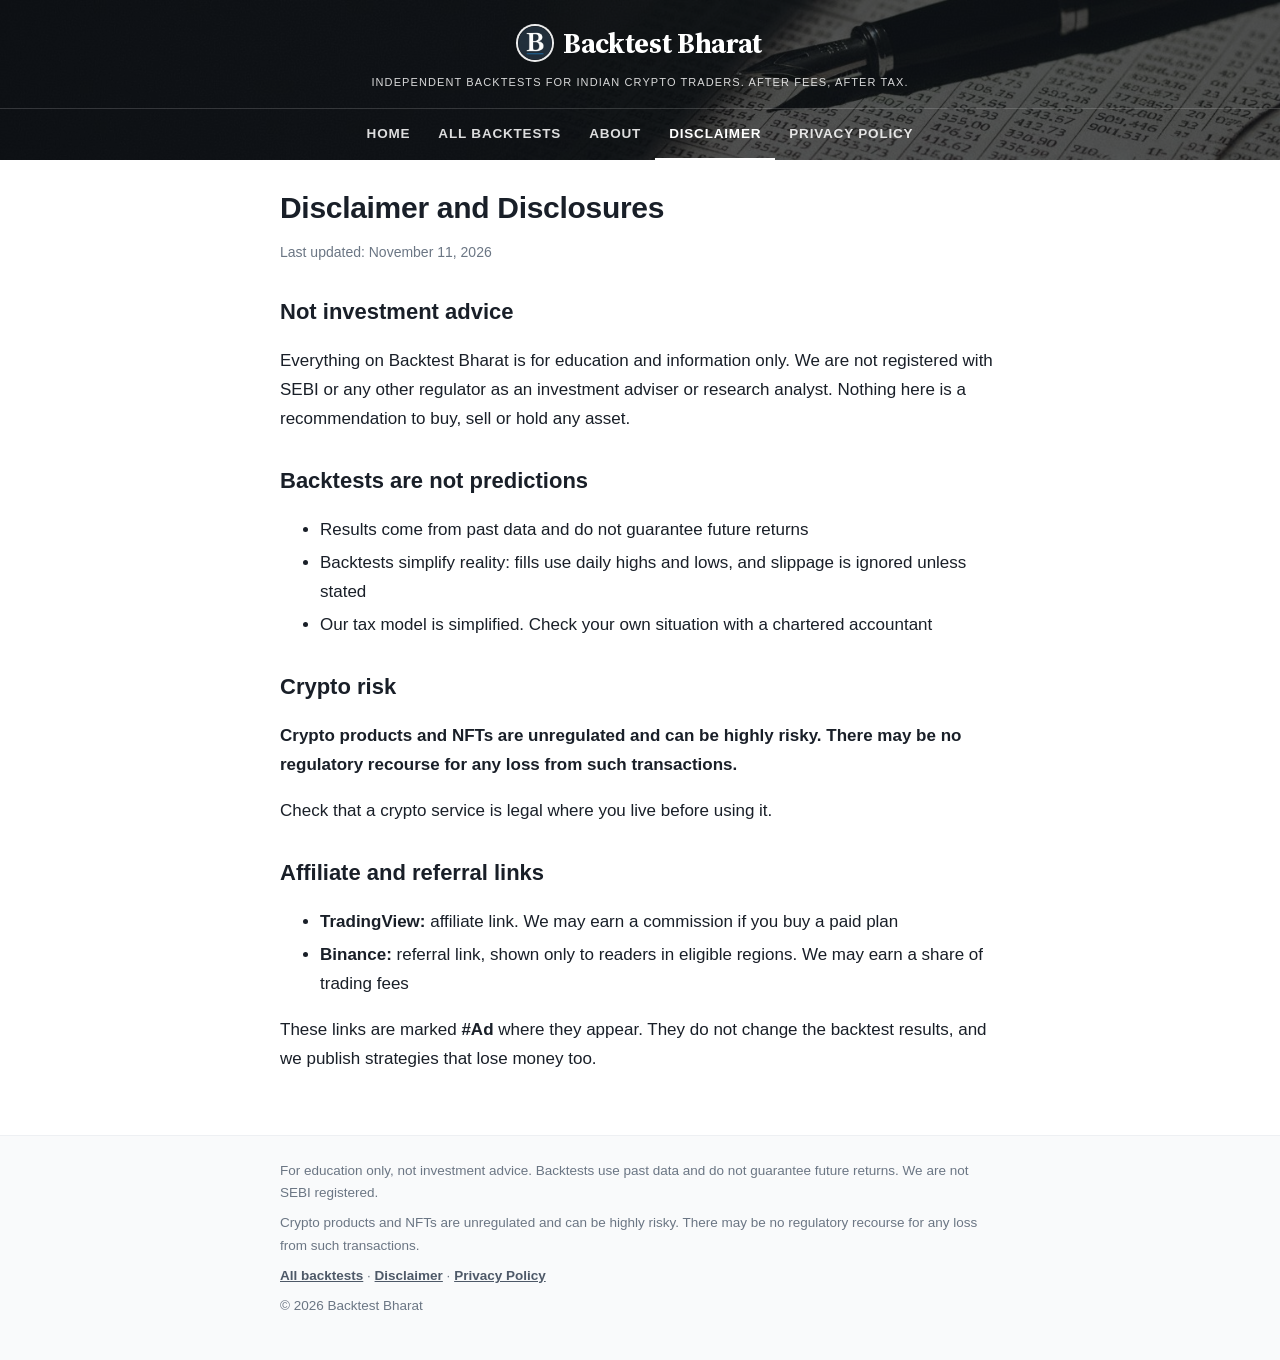
<file: disclaimer/index.html>
<!DOCTYPE html>
<html lang="en-IN">
<head>
<meta charset="utf-8">
<meta name="viewport" content="width=device-width, initial-scale=1">
<title>Disclaimer and Disclosures | Backtest Bharat</title>
<meta name="description" content="Backtest Bharat is for education only. We are not SEBI registered. Backtest limits, the crypto risk warning, and our affiliate and referral link disclosures.">
<link rel="canonical" href="https://backtestbharat.github.io/disclaimer/">
<meta property="og:site_name" content="Backtest Bharat">
<meta property="og:locale" content="en_IN">
<meta property="og:type" content="website">
<meta property="og:title" content="Disclaimer and Disclosures | Backtest Bharat">
<meta property="og:description" content="Backtest Bharat is for education only. We are not SEBI registered. Backtest limits, the crypto risk warning, and our affiliate and referral link disclosures.">
<meta property="og:url" content="https://backtestbharat.github.io/disclaimer/">
<meta property="og:image" content="https://backtestbharat.github.io/assets/bb-header.jpg">
<meta name="twitter:card" content="summary_large_image">
<meta name="twitter:title" content="Disclaimer and Disclosures | Backtest Bharat">
<meta name="twitter:description" content="Backtest Bharat is for education only. We are not SEBI registered. Backtest limits, the crypto risk warning, and our affiliate and referral link disclosures.">
<meta name="twitter:image" content="https://backtestbharat.github.io/assets/bb-header.jpg">
<meta name="msvalidate.01" content="7EBCBE0DADDDE1FE188175B416DD3E2A">
<meta name="google-site-verification" content="obEmHDuRxH-L0v0HxkkMah4z8ZlQoXYRCR3FlvIYeZU">
<link rel="icon" type="image/png" sizes="180x180" href="/favicon.png">
<link rel="icon" type="image/png" sizes="192x192" href="/assets/bb-logo-192.png">
<link rel="apple-touch-icon" href="/apple-touch-icon.png">
<link rel="alternate" type="application/rss+xml" title="Backtest Bharat" href="/feed.xml">
<link rel="preload" href="/assets/fonts/source-serif-4-700-latin.woff2" as="font" type="font/woff2" crossorigin>
<link rel="stylesheet" href="/assets/site.css">
<style>.bbp{max-width:720px;margin:0 auto;font-size:17px;line-height:1.7;color:#191f28;font-family:Inter,"Helvetica Neue",Arial,sans-serif}.bbp h2{font-size:22px;margin:28px 0 10px}.bbp .box{background:#f2f6ff;border-radius:14px;padding:16px 18px;margin:14px 0}.bbp li{margin:4px 0}.bbp .small{font-size:14px;color:#6b7684}</style>
</head>
<body>
<a class="skip" href="#main">Skip to content</a>
<header class="site-head compact">
<p class="brand"><a href="/"><img src="/assets/bb-logo-96.png" alt="" width="96" height="96"><span>Backtest Bharat</span></a></p>
<p class="tag">Independent backtests for Indian crypto traders. After fees, after tax.</p>
<nav class="tabs" aria-label="Main"><a href="/">Home</a><a href="/all-backtests/">All Backtests</a><a href="/about/">About</a><a href="/disclaimer/" aria-current="page">Disclaimer</a><a href="/privacy-policy/">Privacy Policy</a></nav>
</header>
<main id="main">
<h1 class="page-title">Disclaimer and Disclosures</h1>
<div class="bbp">
<p class="small">Last updated: November 11, 2026</p>
<h2>Not investment advice</h2>
<p>Everything on Backtest Bharat is for education and information only. We are not registered with SEBI or any other regulator as an investment adviser or research analyst. Nothing here is a recommendation to buy, sell or hold any asset.</p>
<h2>Backtests are not predictions</h2>
<ul>
<li>Results come from past data and do not guarantee future returns</li>
<li>Backtests simplify reality: fills use daily highs and lows, and slippage is ignored unless stated</li>
<li>Our tax model is simplified. Check your own situation with a chartered accountant</li>
</ul>
<h2>Crypto risk</h2>
<p><b>Crypto products and NFTs are unregulated and can be highly risky. There may be no regulatory recourse for any loss from such transactions.</b></p>
<p>Check that a crypto service is legal where you live before using it.</p>
<h2>Affiliate and referral links</h2>
<ul>
<li><b>TradingView:</b> affiliate link. We may earn a commission if you buy a paid plan</li>
<li><b>Binance:</b> referral link, shown only to readers in eligible regions. We may earn a share of trading fees</li>
</ul>
<p>These links are marked <b>#Ad</b> where they appear. They do not change the backtest results, and we publish strategies that lose money too.</p>
</div>
</main>
<footer class="site-foot"><div>
<p>For education only, not investment advice. Backtests use past data and do not guarantee future returns. We are not SEBI registered.</p>
<p>Crypto products and NFTs are unregulated and can be highly risky. There may be no regulatory recourse for any loss from such transactions.</p>
<p><a href="/all-backtests/">All backtests</a> · <a href="/disclaimer/">Disclaimer</a> · <a href="/privacy-policy/">Privacy Policy</a></p>
<p>© 2026 Backtest Bharat</p>
</div></footer>
</body>
</html>
</file>
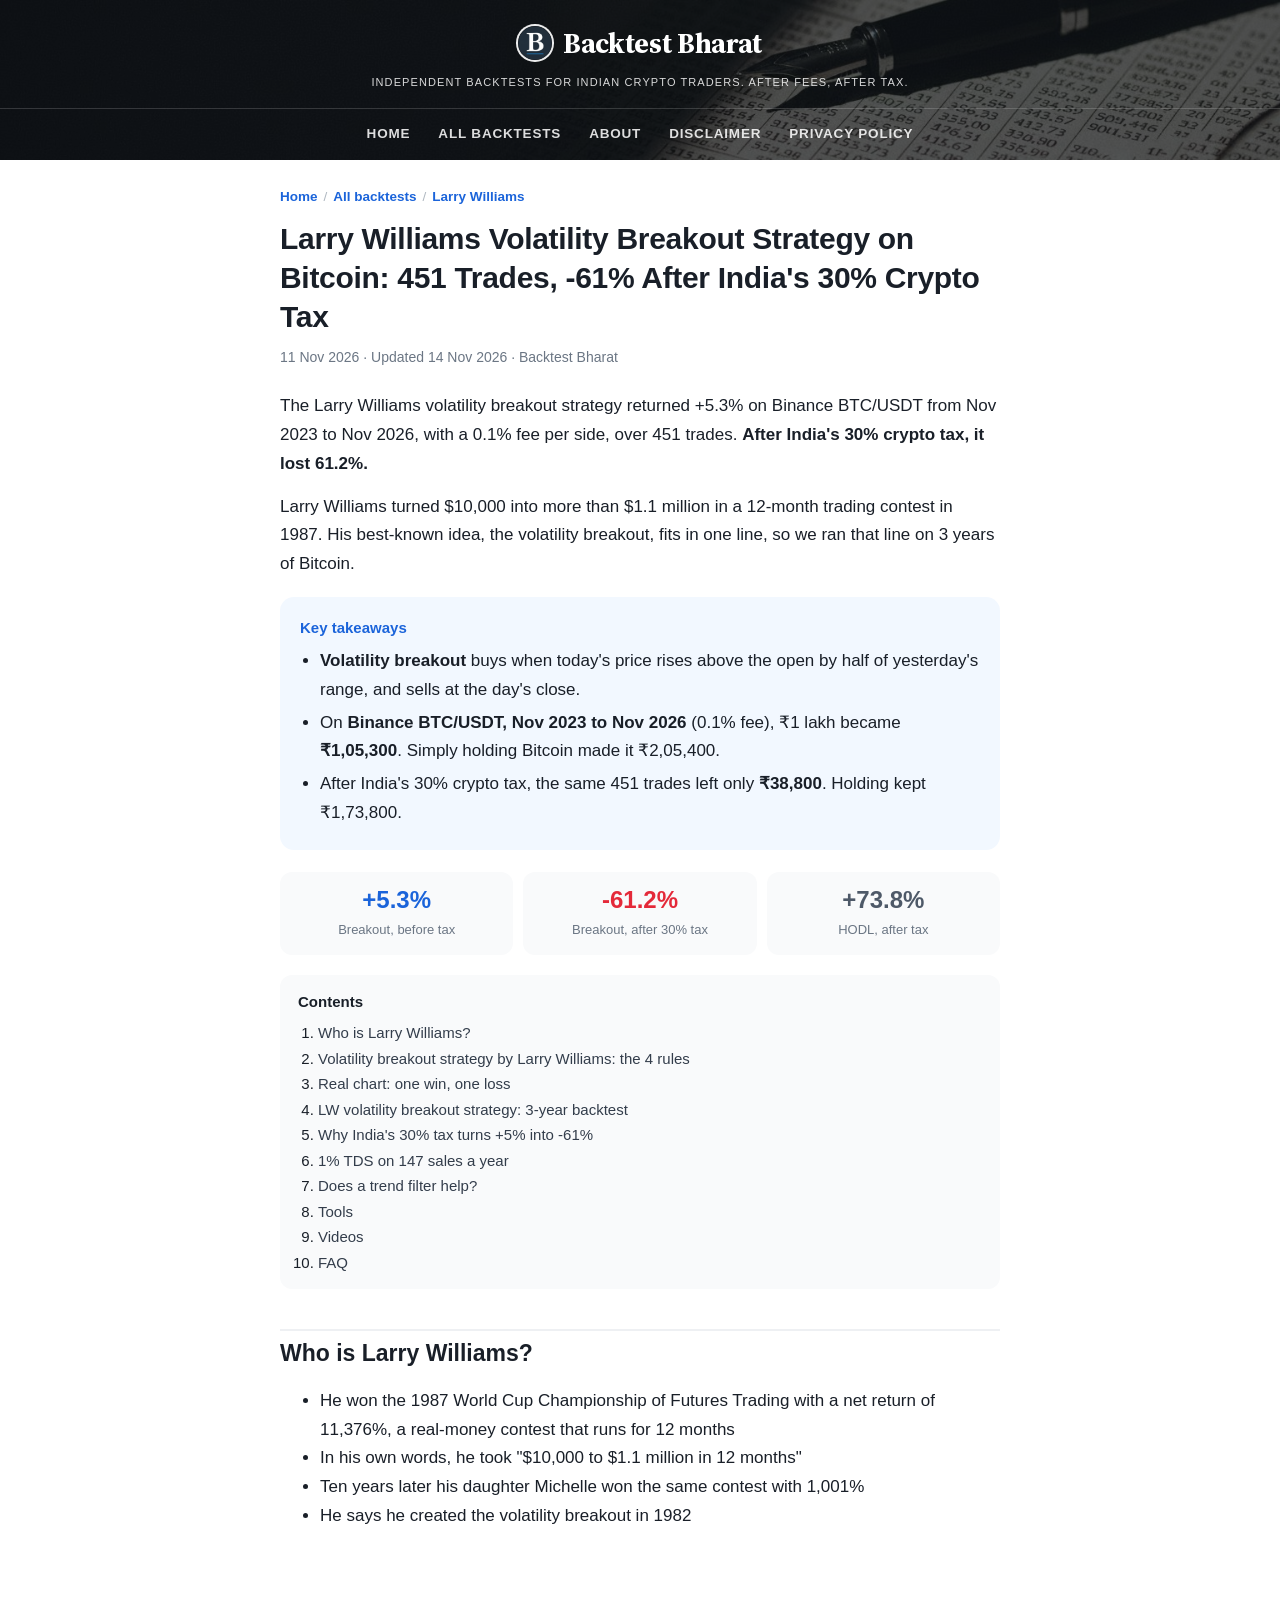
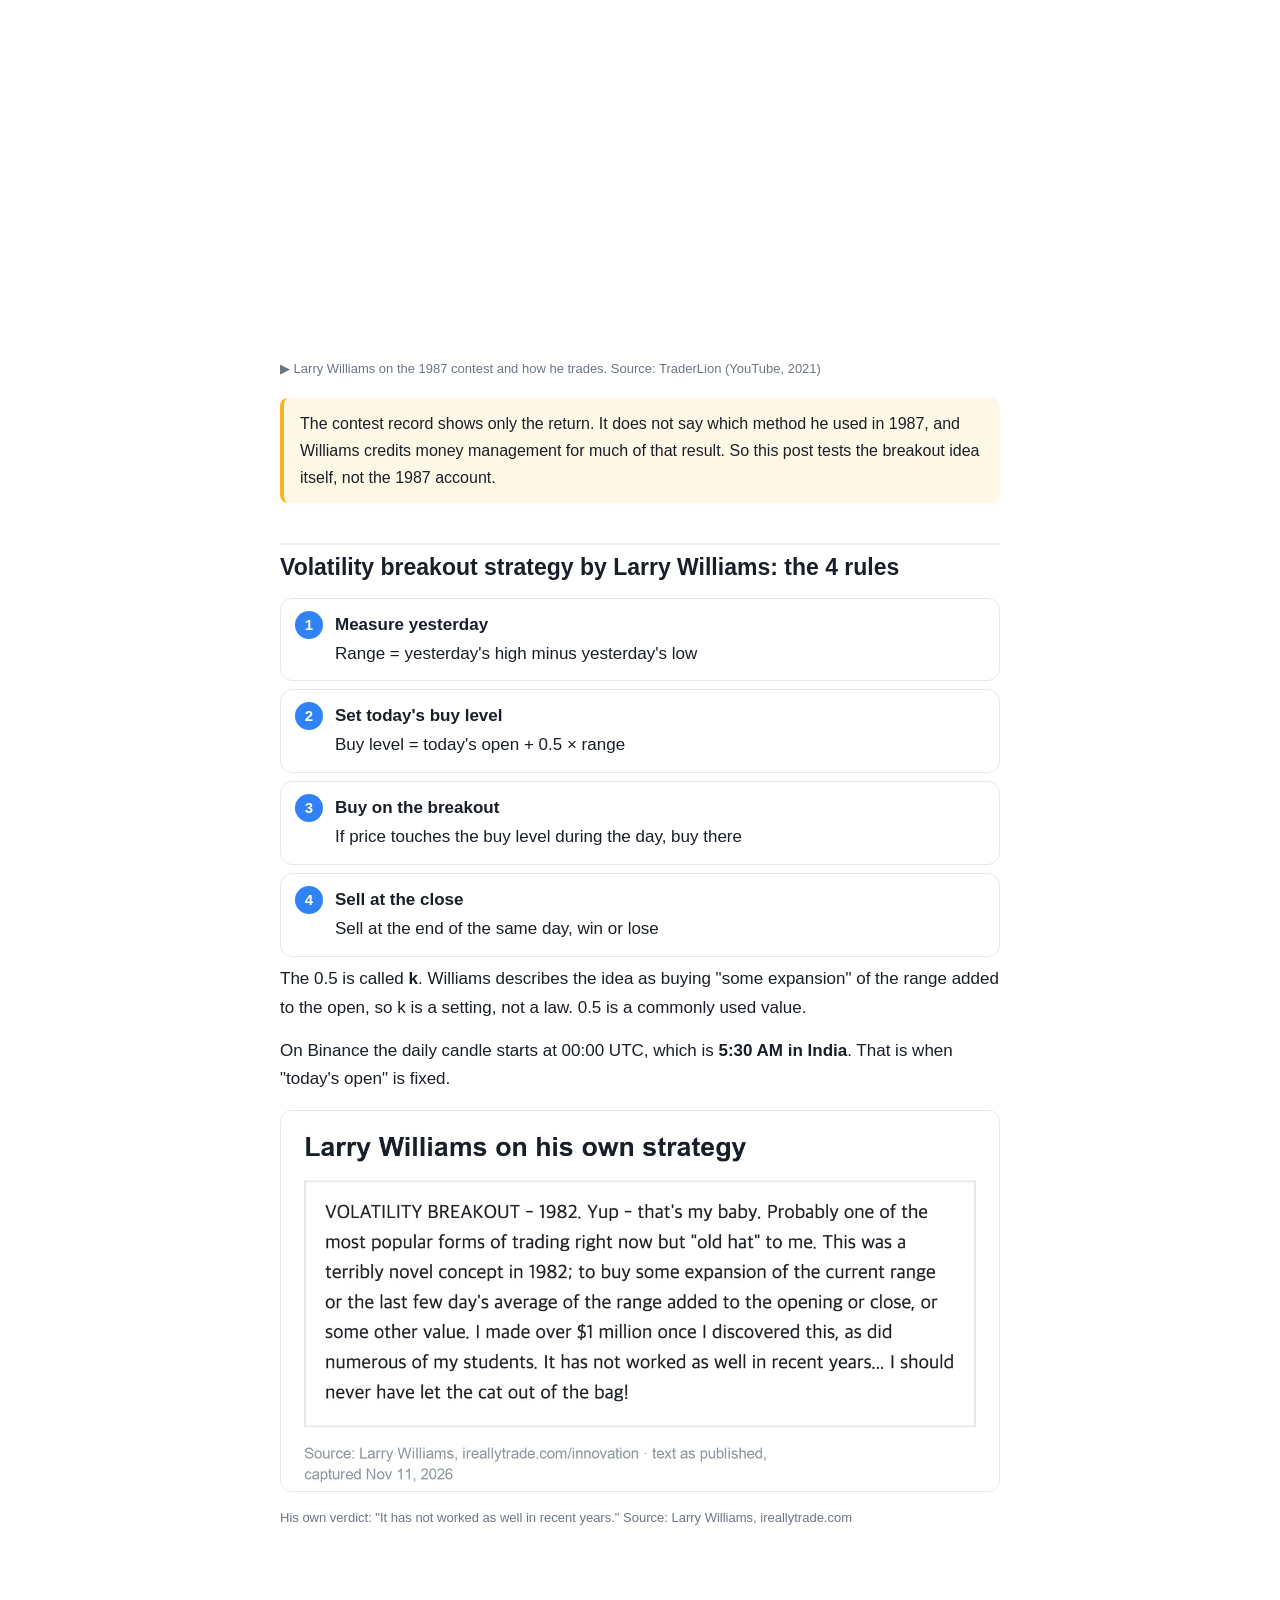
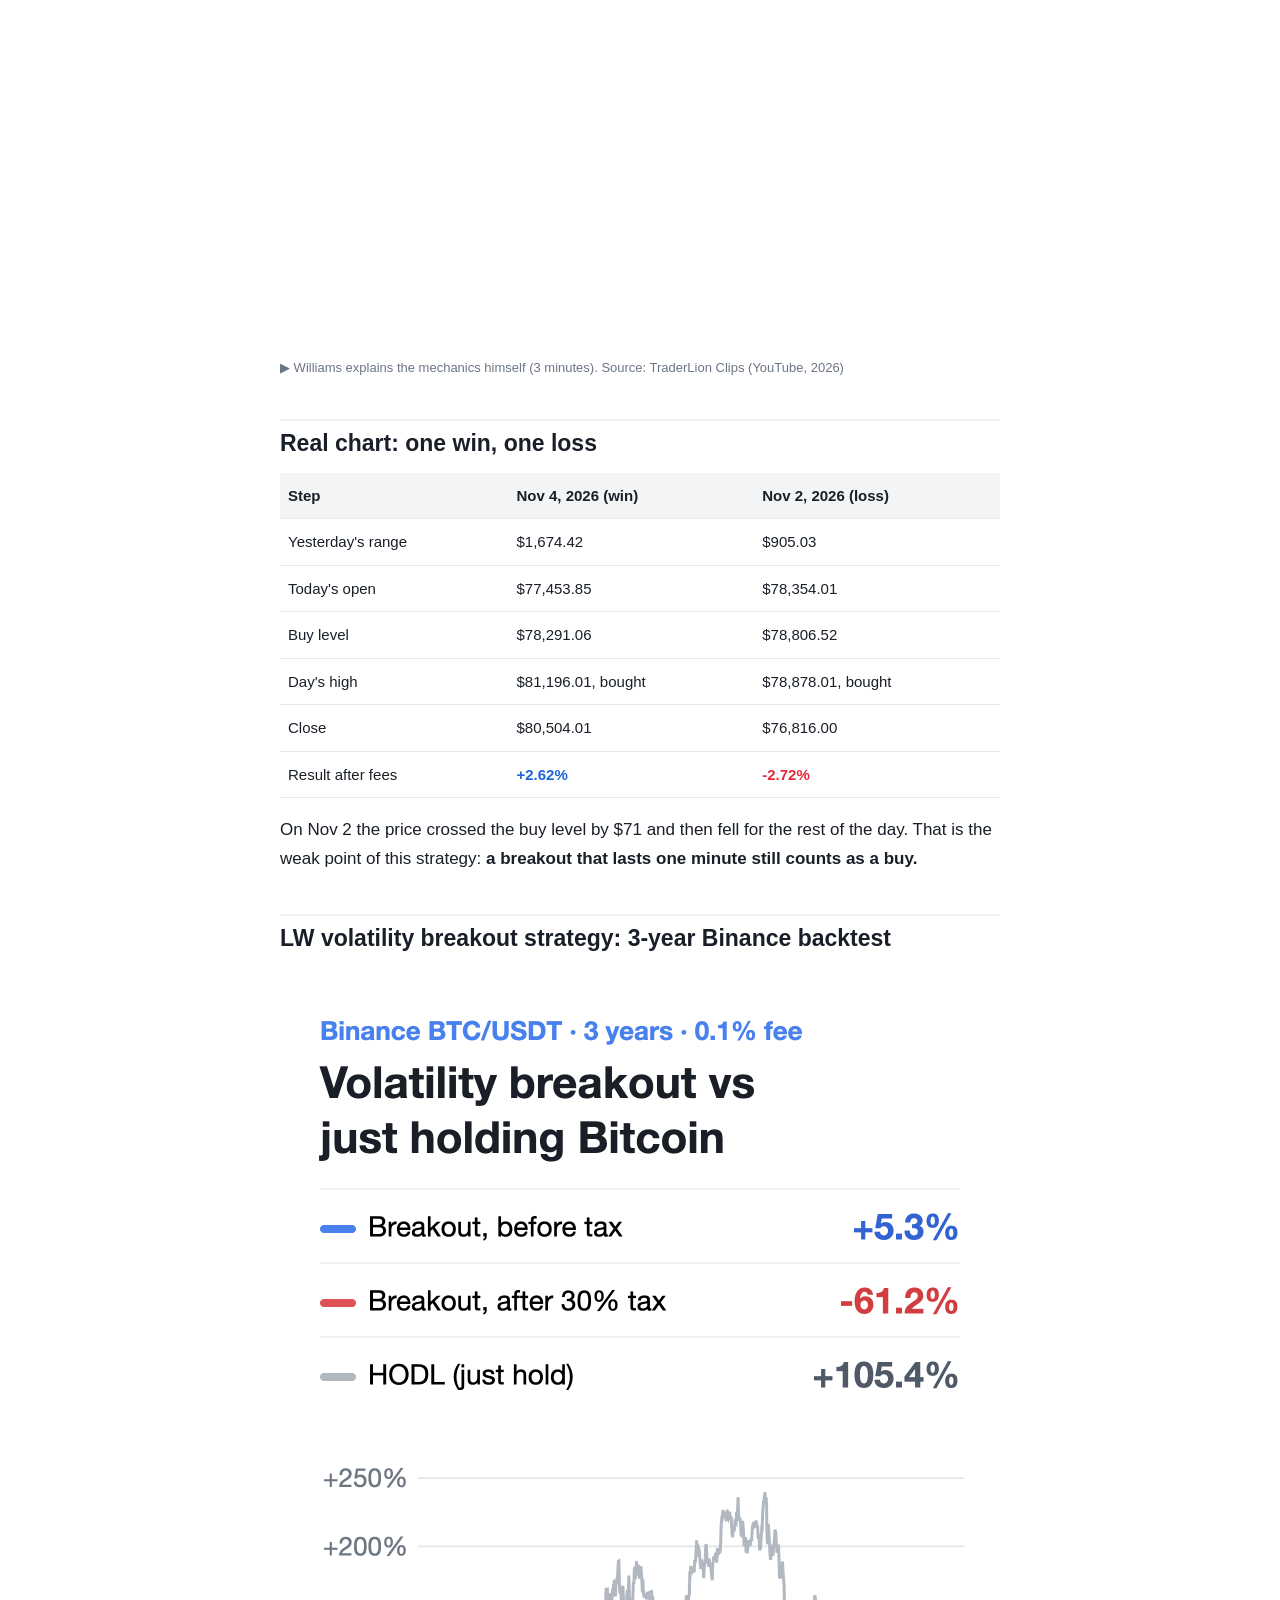
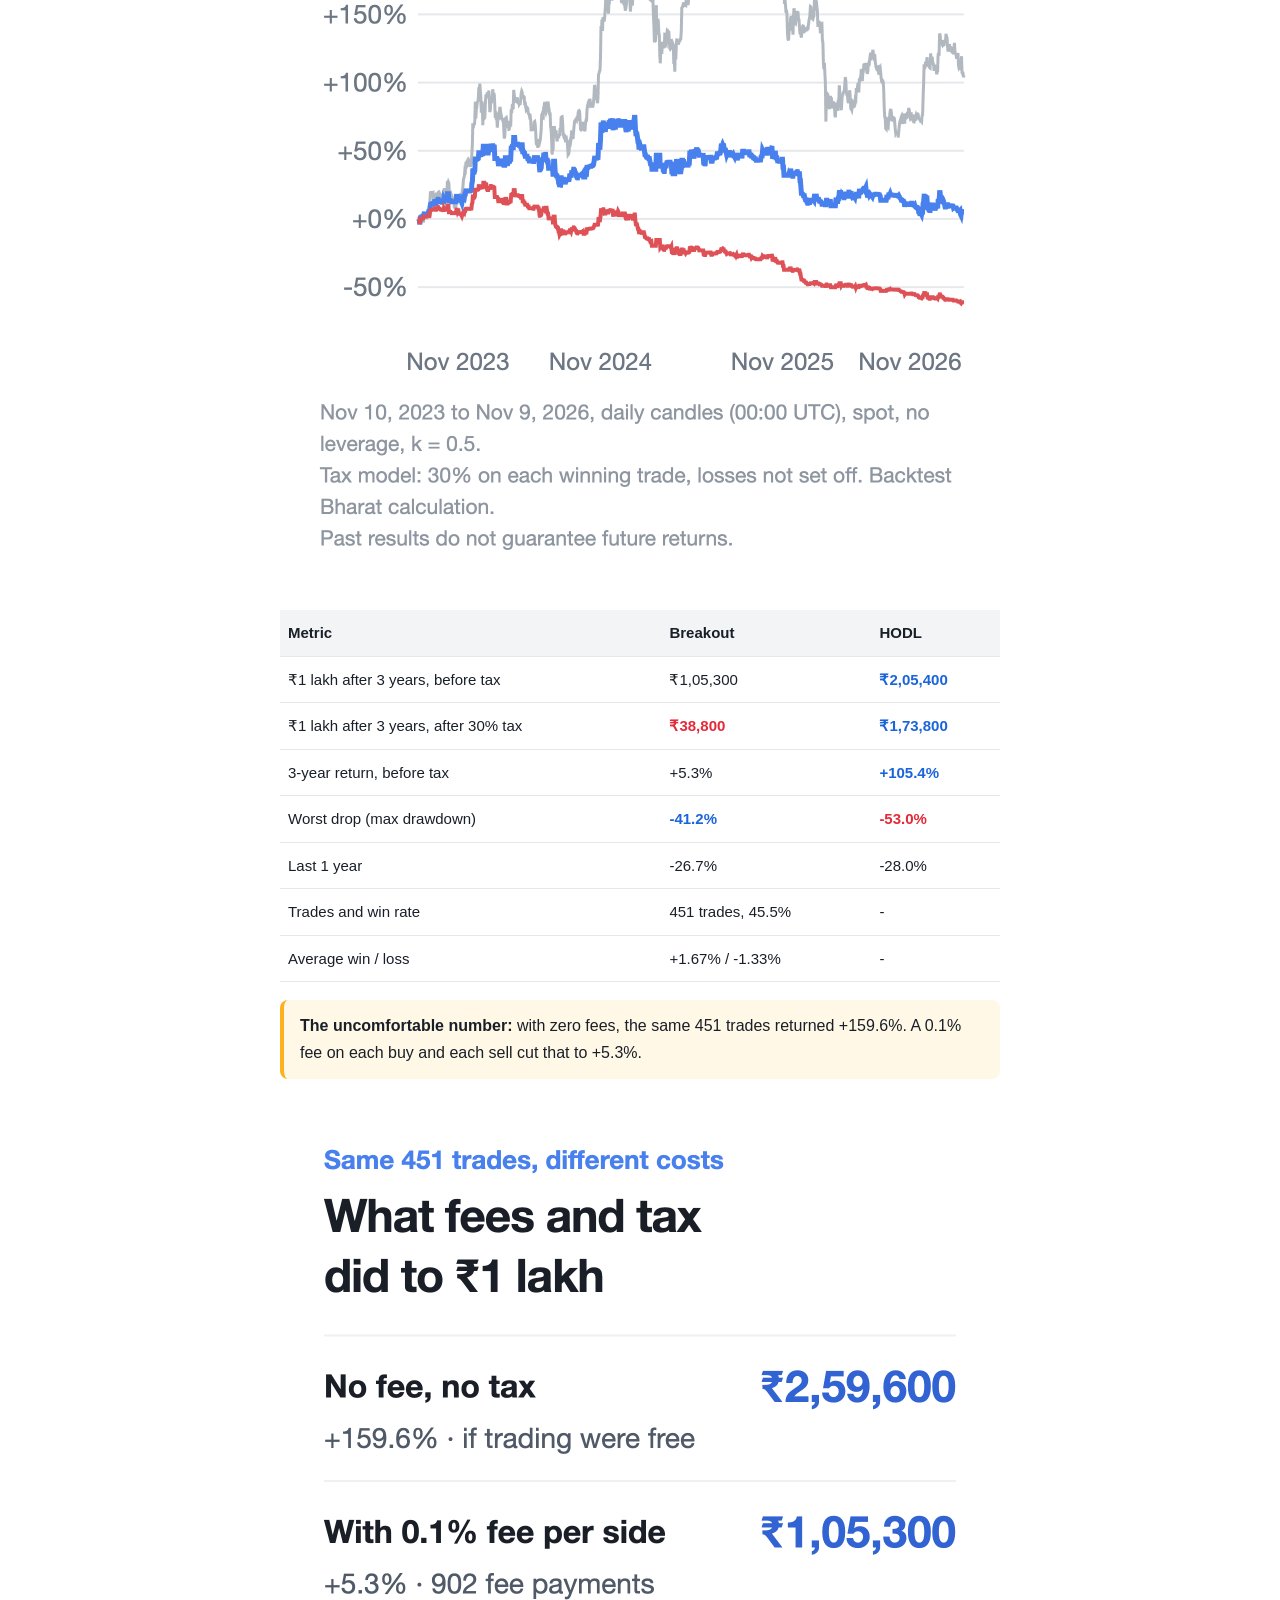
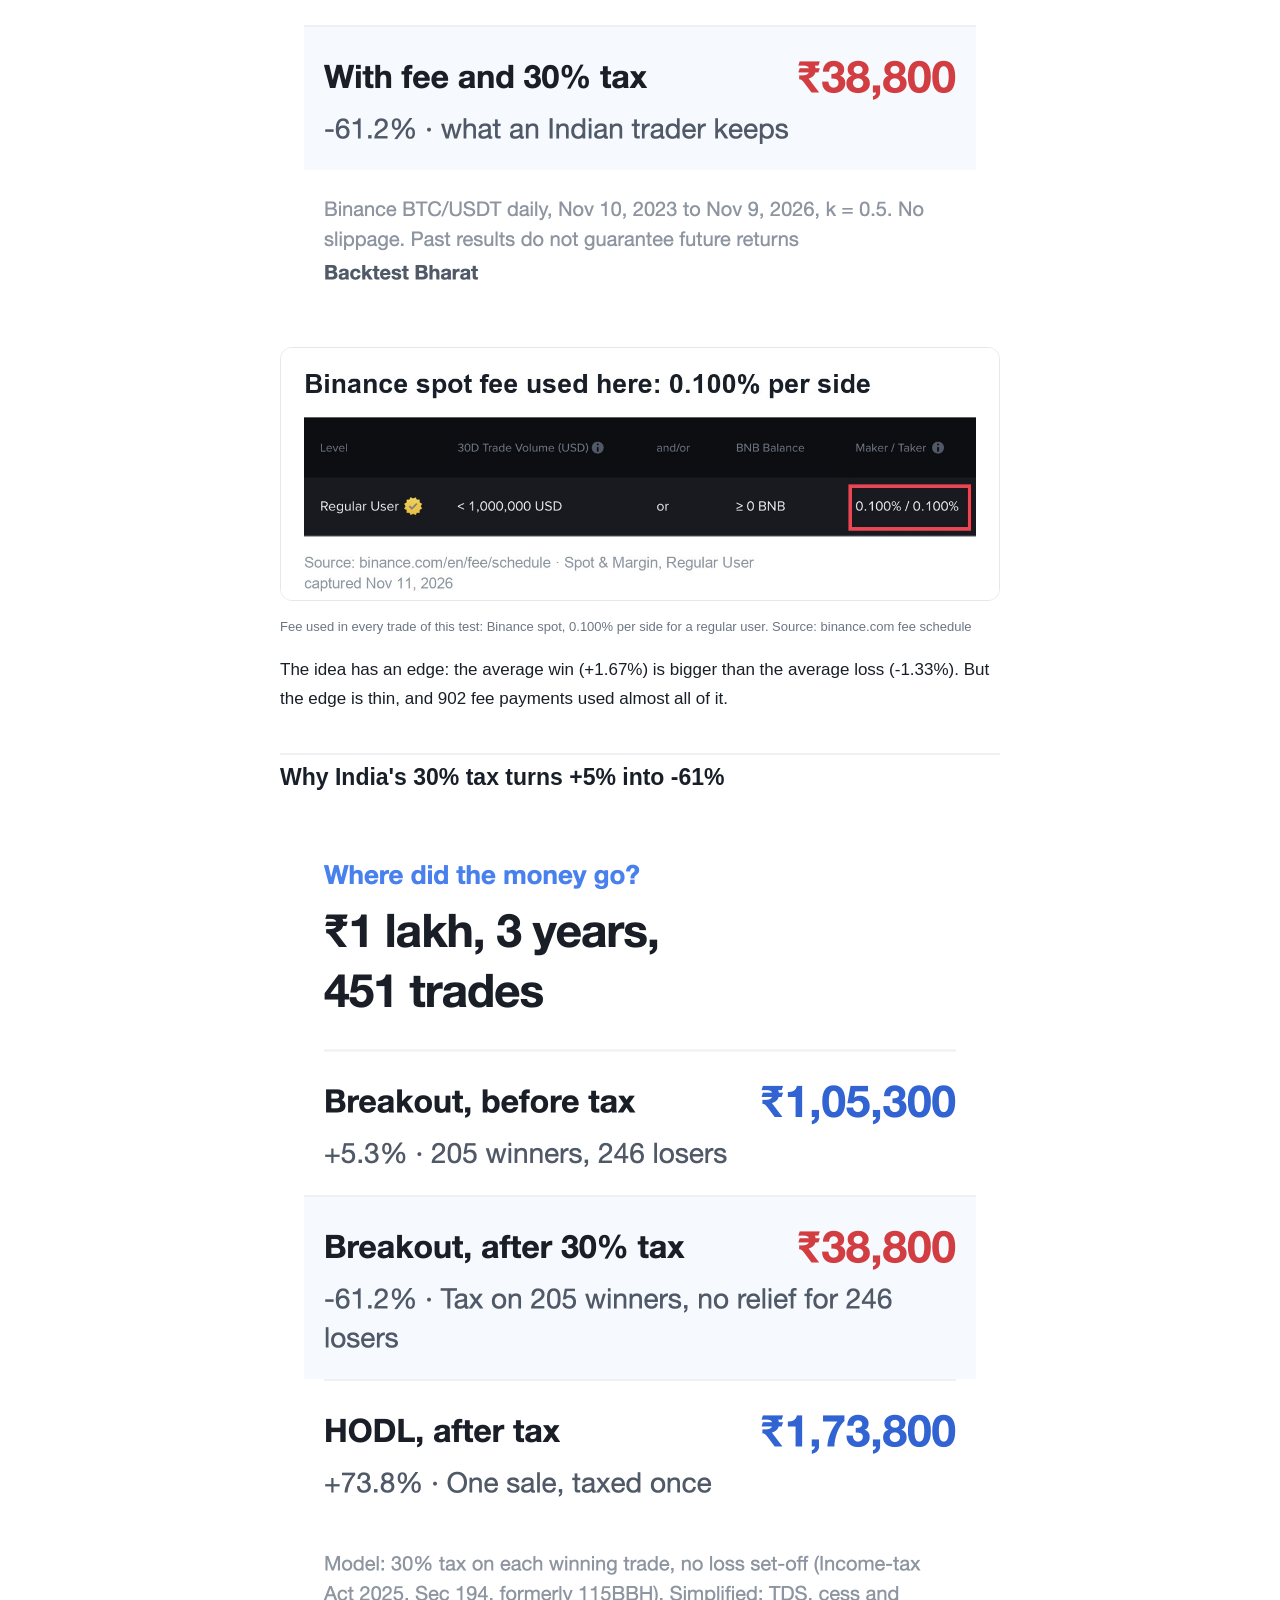
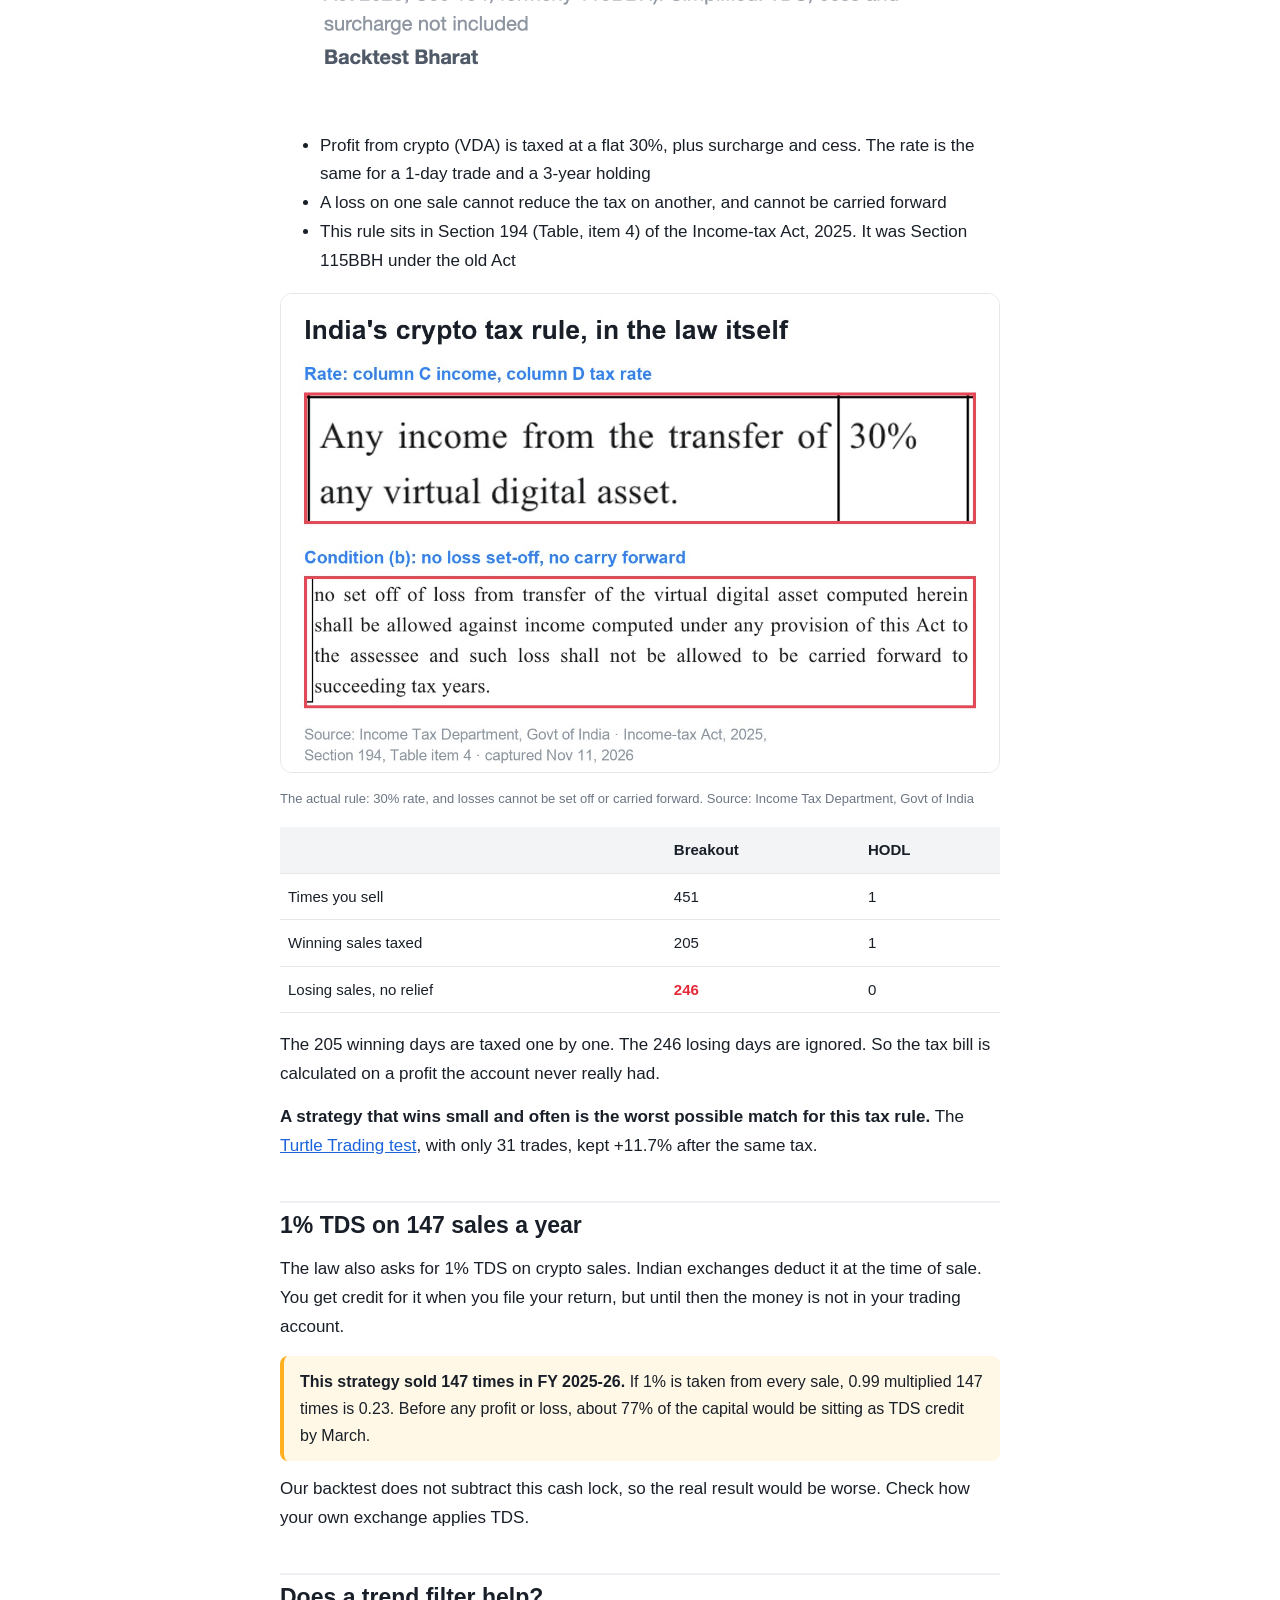
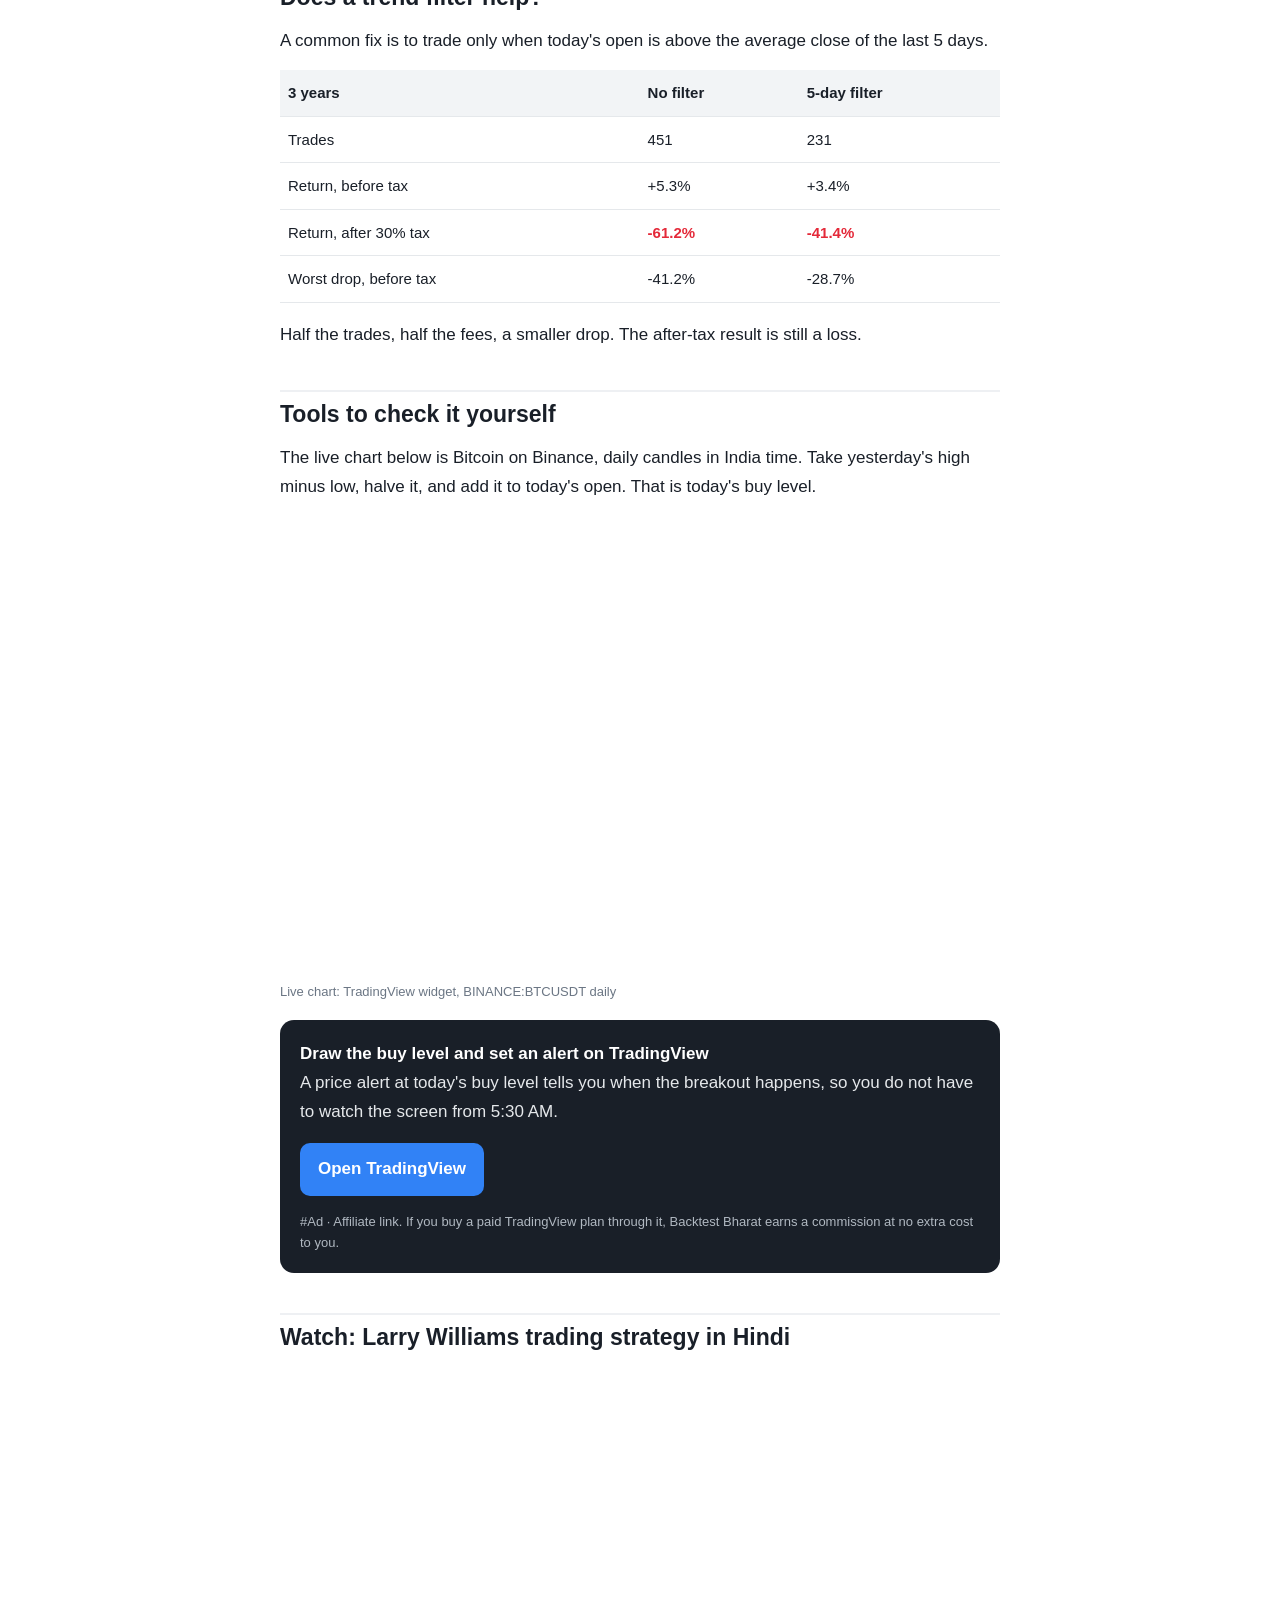
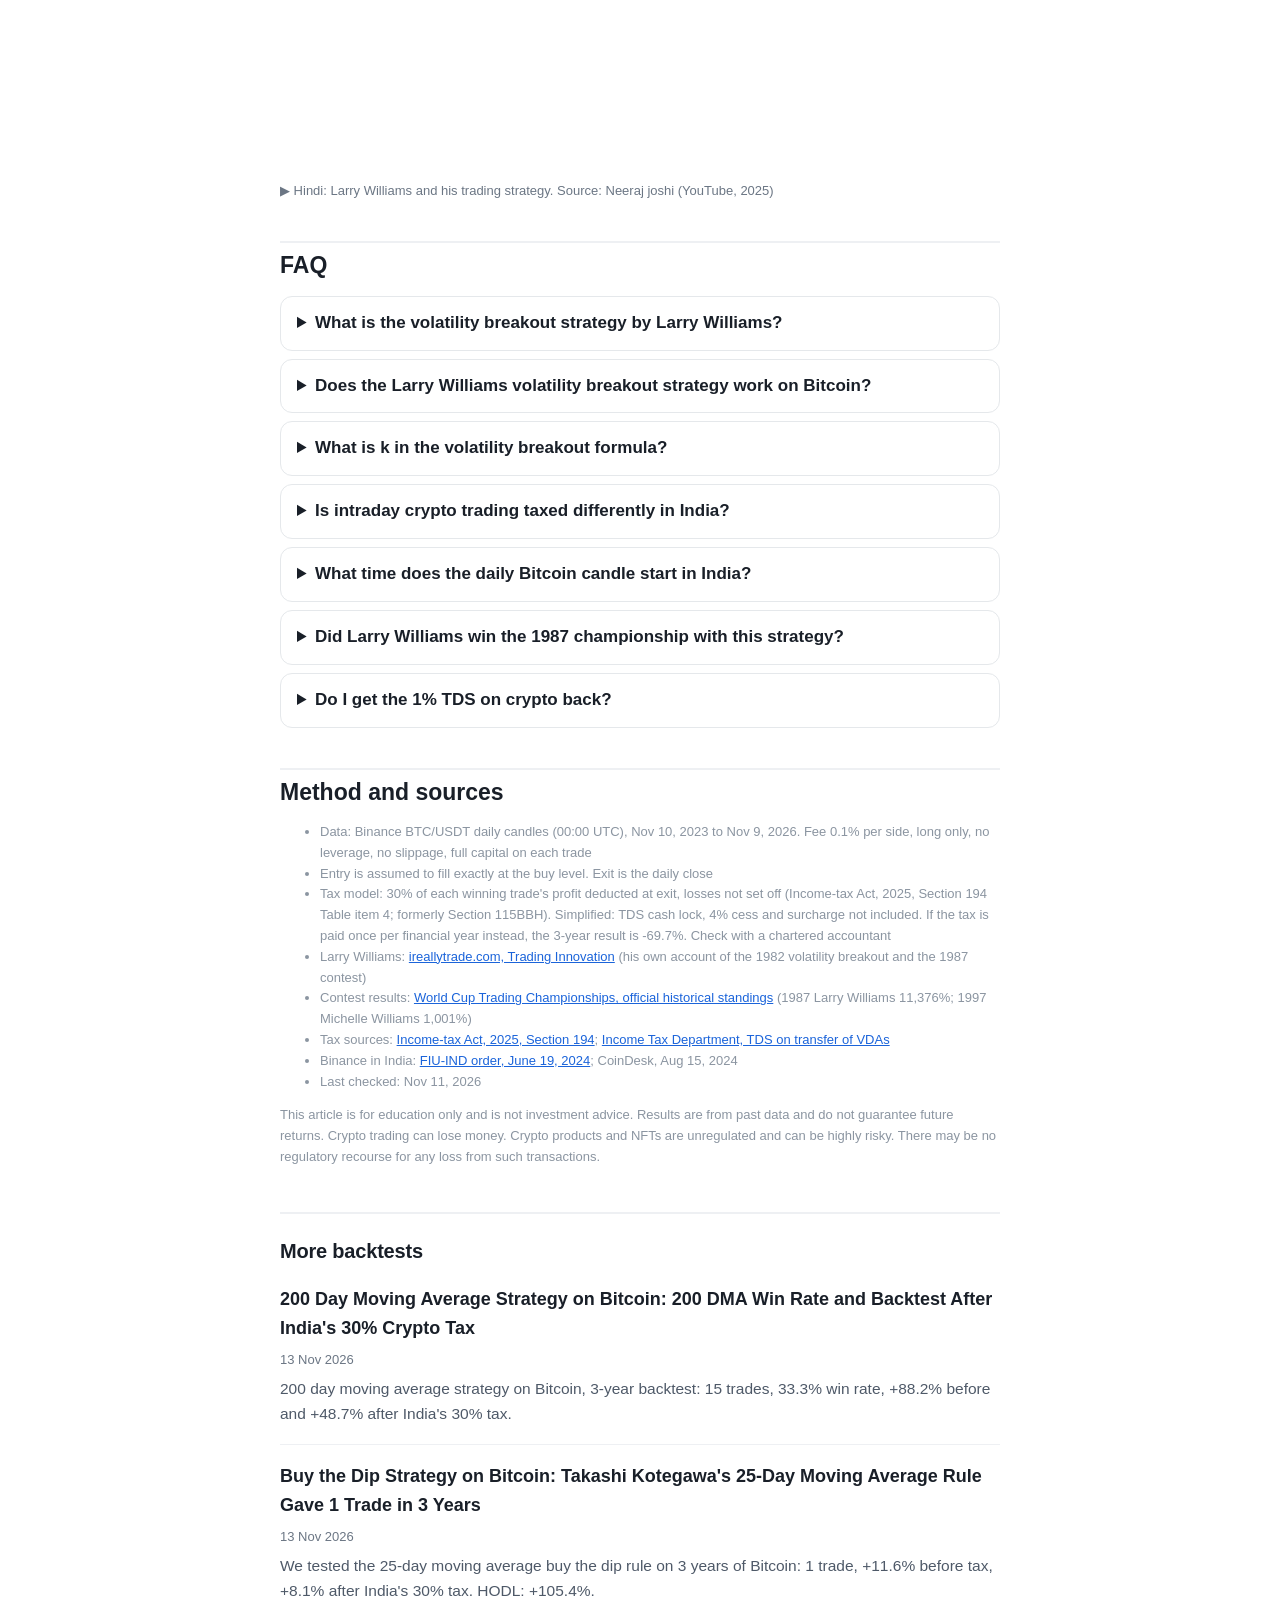
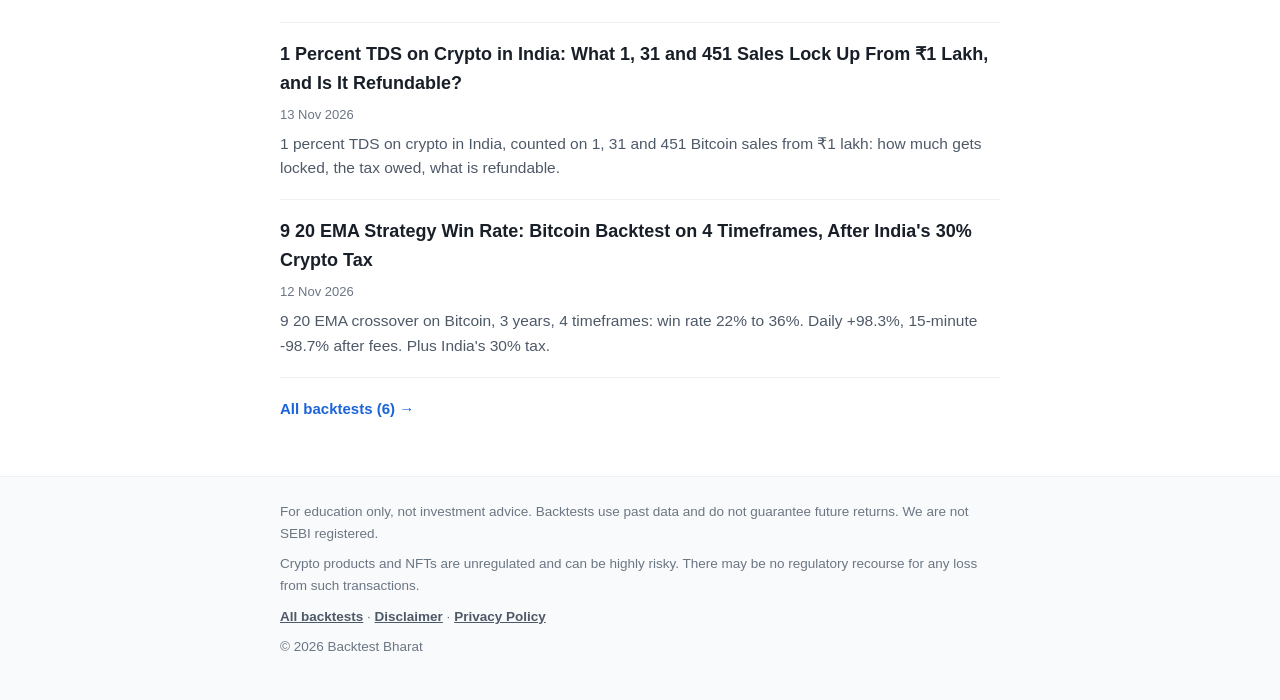
<file: larry-williams-volatility-breakout-bitcoin-india-tax/index.html>
<!DOCTYPE html>
<html lang="en-IN">
<head>
<meta charset="utf-8">
<meta name="viewport" content="width=device-width, initial-scale=1">
<title>Larry Williams Volatility Breakout Strategy on Bitcoin: 451 Trades, -61% After India&#x27;s 30% Crypto Tax</title>
<meta name="description" content="Larry Williams volatility breakout strategy on Bitcoin: 451 trades on Binance, +5.3% before and -61.2% after India&#x27;s 30% crypto tax.">
<link rel="canonical" href="https://backtestbharat.github.io/larry-williams-volatility-breakout-bitcoin-india-tax/">
<meta property="og:site_name" content="Backtest Bharat">
<meta property="og:locale" content="en_IN">
<meta property="og:type" content="article">
<meta property="og:title" content="Larry Williams Volatility Breakout Strategy on Bitcoin: 451 Trades, -61% After India&#x27;s 30% Crypto Tax">
<meta property="og:description" content="Larry Williams volatility breakout strategy on Bitcoin: 451 trades on Binance, +5.3% before and -61.2% after India&#x27;s 30% crypto tax.">
<meta property="og:url" content="https://backtestbharat.github.io/larry-williams-volatility-breakout-bitcoin-india-tax/">
<meta property="og:image" content="https://backtestbharat.github.io/img/larry-williams-volatility-breakout-bitcoin-india-tax/e5-chart_m.png">
<meta property="og:image:alt" content="Larry Williams volatility breakout vs holding Bitcoin, Binance BTC/USDT 3-year backtest before and after India&#x27;s 30% crypto tax">
<meta name="twitter:card" content="summary_large_image">
<meta name="twitter:title" content="Larry Williams Volatility Breakout Strategy on Bitcoin: 451 Trades, -61% After India&#x27;s 30% Crypto Tax">
<meta name="twitter:description" content="Larry Williams volatility breakout strategy on Bitcoin: 451 trades on Binance, +5.3% before and -61.2% after India&#x27;s 30% crypto tax.">
<meta name="twitter:image" content="https://backtestbharat.github.io/img/larry-williams-volatility-breakout-bitcoin-india-tax/e5-chart_m.png">
<meta name="msvalidate.01" content="7EBCBE0DADDDE1FE188175B416DD3E2A">
<meta name="google-site-verification" content="obEmHDuRxH-L0v0HxkkMah4z8ZlQoXYRCR3FlvIYeZU">
<link rel="icon" type="image/png" sizes="180x180" href="/favicon.png">
<link rel="icon" type="image/png" sizes="192x192" href="/assets/bb-logo-192.png">
<link rel="apple-touch-icon" href="/apple-touch-icon.png">
<link rel="alternate" type="application/rss+xml" title="Backtest Bharat" href="/feed.xml">
<link rel="preload" href="/assets/fonts/source-serif-4-700-latin.woff2" as="font" type="font/woff2" crossorigin>
<link rel="stylesheet" href="/assets/site.css">
<meta property="article:published_time" content="2026-11-11T13:09:10+05:30">
<meta property="article:modified_time" content="2026-11-14T09:56:00+05:30">
<meta property="og:image:width" content="1440">
<meta property="og:image:height" content="2428">
<script type="application/ld+json">{"@context":"https://schema.org","@type":"Article","headline":"Larry Williams Volatility Breakout Strategy on Bitcoin: 451 Trades, -61% After India's 30% Crypto Tax","description":"Larry Williams volatility breakout strategy on Bitcoin: 451 trades on Binance, +5.3% before and -61.2% after India's 30% crypto tax.","image":["https://backtestbharat.github.io/img/larry-williams-volatility-breakout-bitcoin-india-tax/e5-chart_m.png"],"datePublished":"2026-11-11T13:09:10+05:30","dateModified":"2026-11-14T09:56:00+05:30","inLanguage":"en-IN","author":{"@type":"Organization","name":"Backtest Bharat","url":"https://backtestbharat.github.io/"},"publisher":{"@type":"Organization","name":"Backtest Bharat","url":"https://backtestbharat.github.io/","logo":{"@type":"ImageObject","url":"https://backtestbharat.github.io/assets/bb-logo-192.png","width":192,"height":192}},"mainEntityOfPage":{"@type":"WebPage","@id":"https://backtestbharat.github.io/larry-williams-volatility-breakout-bitcoin-india-tax/"}}</script>
<script type="application/ld+json">{"@context":"https://schema.org","@type":"BreadcrumbList","itemListElement":[{"@type":"ListItem","position":1,"name":"Home","item":"https://backtestbharat.github.io/"},{"@type":"ListItem","position":2,"name":"All backtests","item":"https://backtestbharat.github.io/all-backtests/"},{"@type":"ListItem","position":3,"name":"Larry Williams Volatility Breakout Strategy on Bitcoin: 451 Trades, -61% After India's 30% Crypto Tax","item":"https://backtestbharat.github.io/larry-williams-volatility-breakout-bitcoin-india-tax/"}]}</script>
<style>
.thp{font-size:17px;line-height:1.7;color:#191f28;font-family:Inter,'Helvetica Neue',Arial,sans-serif}
.thp p{margin:0 0 14px}
.thp h2{font-size:23px;line-height:1.4;margin:40px 0 14px;padding-top:6px;border-top:2px solid #eef0f3;color:#191f28}
.thp .tldr{background:#f2f8ff;border-radius:14px;padding:18px 20px;margin:18px 0 22px}
.thp .tldr b.t{display:block;font-size:15px;color:#1b64da;margin-bottom:6px}
.thp .tldr ul{margin:0;padding-left:20px}.thp .tldr li{margin:4px 0}
.thp .stats{display:grid;grid-template-columns:repeat(3,1fr);gap:10px;margin:16px 0 20px}
.thp .stat{background:#f9fafb;border-radius:12px;padding:14px 10px;text-align:center}
.thp .stat .n{font-size:24px;font-weight:800;color:#1b64da;line-height:1.2}.thp .stat .n.g{color:#4e5968}.thp .stat .n.r{color:#e42939}
.thp .stat .l{font-size:13px;color:#6b7684;margin-top:4px}
.thp .toc{background:#f9fafb;border-radius:12px;padding:14px 18px;margin:0 0 10px;font-size:15px}
.thp .toc ol{margin:6px 0 0;padding-left:20px}.thp .toc a{color:#333d4b;text-decoration:none}
.thp .rule{display:flex;gap:12px;align-items:flex-start;background:#fff;border:1.5px solid #e5e8eb;border-radius:12px;padding:12px 14px;margin:8px 0}
.thp .rule .k{flex:none;width:28px;height:28px;border-radius:50%;background:#3182f6;color:#fff;font-weight:800;text-align:center;line-height:28px;font-size:15px}
.thp .rule b{display:block}
.thp .warn{background:#fff8e6;border-left:4px solid #ffb020;border-radius:8px;padding:12px 16px;margin:14px 0;font-size:16px}
.thp table{width:100%;border-collapse:collapse;font-size:15px;margin:10px 0 18px}
.thp th,.thp td{border-bottom:1px solid #e5e8eb;padding:10px 8px;text-align:left}.thp th{background:#f2f4f6;font-weight:700}
.thp td.up{color:#1b64da;font-weight:700}.thp td.dn{color:#e42939;font-weight:700}
.thp .cta{background:#191f28;color:#fff;border-radius:14px;padding:20px;margin:18px 0}
.thp .cta p{margin:0 0 12px;color:#e5e8eb}.thp .cta b{color:#fff}
.thp .btn{display:inline-block;background:#3182f6;color:#fff!important;text-decoration:none;font-weight:700;border-radius:10px;padding:12px 18px;margin:4px 6px 4px 0}
.thp .btn.w{background:#fff;color:#191f28!important}
.thp .small{font-size:13px;color:#8b95a1;line-height:1.6}
.thp details{border:1.5px solid #e5e8eb;border-radius:12px;padding:12px 16px;margin:8px 0}
.thp summary{font-weight:700;cursor:pointer}
.thp details p{margin:10px 0 0}
@media(max-width:480px){.thp{font-size:16px}.thp .stats{grid-template-columns:1fr 1fr 1fr;gap:6px}.thp .stat .n{font-size:19px}.thp h2{font-size:20px}}
</style>
<style>.thp .bnx{display:none;background:#fff8e1;border:2px solid #f0b90b;border-radius:14px;padding:18px 20px;margin:16px 0}.thp .bnx .btn{background:#f0b90b;color:#191f28!important}.thp .asci{font-size:13px;font-weight:700;color:#4e5968;margin:0 0 10px}</style>
</head>
<body>
<a class="skip" href="#main">Skip to content</a>
<header class="site-head compact">
<p class="brand"><a href="/"><img src="/assets/bb-logo-96.png" alt="" width="96" height="96"><span>Backtest Bharat</span></a></p>
<p class="tag">Independent backtests for Indian crypto traders. After fees, after tax.</p>
<nav class="tabs" aria-label="Main"><a href="/">Home</a><a href="/all-backtests/">All Backtests</a><a href="/about/">About</a><a href="/disclaimer/">Disclaimer</a><a href="/privacy-policy/">Privacy Policy</a></nav>
</header>
<main id="main">
<article>
<nav class="bbcrumb" aria-label="Breadcrumb"><a href="/">Home</a><i aria-hidden="true">/</i><a href="/all-backtests/">All backtests</a><i aria-hidden="true">/</i><a href="/all-backtests/#larry-williams">Larry Williams</a></nav>
<h1 class="page-title">Larry Williams Volatility Breakout Strategy on Bitcoin: 451 Trades, -61% After India&#x27;s 30% Crypto Tax</h1>
<p class="post-meta"><time datetime="2026-11-11T13:09:10+05:30">11 Nov 2026</time> · Updated <time datetime="2026-11-14T09:56:00+05:30">14 Nov 2026</time> · Backtest Bharat</p>
<div class="post-body">
<div class="thp">
<p>The Larry Williams volatility breakout strategy returned +5.3% on Binance BTC/USDT from Nov 2023 to Nov 2026, with a 0.1% fee per side, over 451 trades. <b>After India's 30% crypto tax, it lost 61.2%.</b></p>
<p>Larry Williams turned $10,000 into more than $1.1 million in a 12-month trading contest in 1987. His best-known idea, the volatility breakout, fits in one line, so we ran that line on 3 years of Bitcoin.</p>

<div class="tldr"><b class="t">Key takeaways</b>
<ul>
<li><b>Volatility breakout</b> buys when today's price rises above the open by half of yesterday's range, and sells at the day's close.</li>
<li>On <b>Binance BTC/USDT, Nov 2023 to Nov 2026</b> (0.1% fee), ₹1 lakh became <b>₹1,05,300</b>. Simply holding Bitcoin made it ₹2,05,400.</li>
<li>After India's 30% crypto tax, the same 451 trades left only <b>₹38,800</b>. Holding kept ₹1,73,800.</li>
</ul></div>

<div class="stats">
<div class="stat"><div class="n">+5.3%</div><div class="l">Breakout, before tax</div></div>
<div class="stat"><div class="n r">-61.2%</div><div class="l">Breakout, after 30% tax</div></div>
<div class="stat"><div class="n g">+73.8%</div><div class="l">HODL, after tax</div></div>
</div>

<div class="toc"><b>Contents</b><ol>
<li><a href="#who">Who is Larry Williams?</a></li>
<li><a href="#rules">Volatility breakout strategy by Larry Williams: the 4 rules</a></li>
<li><a href="#example">Real chart: one win, one loss</a></li>
<li><a href="#result">LW volatility breakout strategy: 3-year backtest</a></li>
<li><a href="#tax">Why India's 30% tax turns +5% into -61%</a></li>
<li><a href="#tds">1% TDS on 147 sales a year</a></li>
<li><a href="#filter">Does a trend filter help?</a></li>
<li><a href="#tools">Tools</a></li>
<li><a href="#watch">Videos</a></li>
<li><a href="#faq">FAQ</a></li>
</ol></div>

<h2 id="who">Who is Larry Williams?</h2>
<ul>
<li>He won the 1987 World Cup Championship of Futures Trading with a net return of 11,376%, a real-money contest that runs for 12 months</li>
<li>In his own words, he took "$10,000 to $1.1 million in 12 months"</li>
<li>Ten years later his daughter Michelle won the same contest with 1,001%</li>
<li>He says he created the volatility breakout in 1982</li>
</ul>
<div style="position:relative;padding-bottom:56.25%;height:0;overflow:hidden;border-radius:12px;margin:16px 0 6px"><iframe src="https://www.youtube-nocookie.com/embed/GHZBv1W4-II" title="11,300% Return in One Year, Interview with Larry Williams" loading="lazy" style="position:absolute;top:0;left:0;width:100%;height:100%;border:0" allow="accelerometer; encrypted-media; gyroscope; picture-in-picture" allowfullscreen></iframe></div>
<p class="small" style="margin:0 0 18px;color:#6b7684">▶ Larry Williams on the 1987 contest and how he trades. Source: TraderLion (YouTube, 2021)</p>
<div class="warn">The contest record shows only the return. It does not say which method he used in 1987, and Williams credits money management for much of that result. So this post tests the breakout idea itself, not the 1987 account.</div>

<h2 id="rules">Volatility breakout strategy by Larry Williams: the 4 rules</h2>
<div class="rule"><span class="k">1</span><div><b>Measure yesterday</b>Range = yesterday's high minus yesterday's low</div></div>
<div class="rule"><span class="k">2</span><div><b>Set today's buy level</b>Buy level = today's open + 0.5 × range</div></div>
<div class="rule"><span class="k">3</span><div><b>Buy on the breakout</b>If price touches the buy level during the day, buy there</div></div>
<div class="rule"><span class="k">4</span><div><b>Sell at the close</b>Sell at the end of the same day, win or lose</div></div>
<p>The 0.5 is called <b>k</b>. Williams describes the idea as buying "some expansion" of the range added to the open, so k is a setting, not a law. 0.5 is a commonly used value.</p>
<p>On Binance the daily candle starts at 00:00 UTC, which is <b>5:30 AM in India</b>. That is when "today's open" is fixed.</p>
<div class="separator" style="text-align:center;margin:16px 0 6px"><img src="/img/larry-williams-volatility-breakout-bitcoin-india-tax/e5-lw-quote.jpg" alt="Larry Williams on the volatility breakout: created in 1982, has not worked as well in recent years" style="max-width:100%;height:auto;border-radius:12px;border:1px solid #e5e8eb" border="0" width="1240" height="656" /></div>
<p class="small" style="margin:0 0 18px;color:#6b7684">His own verdict: "It has not worked as well in recent years." Source: Larry Williams, ireallytrade.com</p>
<div style="position:relative;padding-bottom:56.25%;height:0;overflow:hidden;border-radius:12px;margin:16px 0 6px"><iframe src="https://www.youtube-nocookie.com/embed/4mwfCHF1Od4" title="Opening Price Volatility Breakout Mechanics, Larry Williams" loading="lazy" style="position:absolute;top:0;left:0;width:100%;height:100%;border:0" allow="accelerometer; encrypted-media; gyroscope; picture-in-picture" allowfullscreen></iframe></div>
<p class="small" style="margin:0 0 18px;color:#6b7684">▶ Williams explains the mechanics himself (3 minutes). Source: TraderLion Clips (YouTube, 2026)</p>

<h2 id="example">Real chart: one win, one loss</h2>
<table>
<tr><th>Step</th><th>Nov 4, 2026 (win)</th><th>Nov 2, 2026 (loss)</th></tr>
<tr><td>Yesterday's range</td><td>$1,674.42</td><td>$905.03</td></tr>
<tr><td>Today's open</td><td>$77,453.85</td><td>$78,354.01</td></tr>
<tr><td>Buy level</td><td>$78,291.06</td><td>$78,806.52</td></tr>
<tr><td>Day's high</td><td>$81,196.01, bought</td><td>$78,878.01, bought</td></tr>
<tr><td>Close</td><td>$80,504.01</td><td>$76,816.00</td></tr>
<tr><td>Result after fees</td><td class="up">+2.62%</td><td class="dn">-2.72%</td></tr>
</table>
<p>On Nov 2 the price crossed the buy level by $71 and then fell for the rest of the day. That is the weak point of this strategy: <b>a breakout that lasts one minute still counts as a buy.</b></p>

<h2 id="result">LW volatility breakout strategy: 3-year Binance backtest</h2>
<div class="separator" style="text-align:center;margin:16px 0 16px"><img src="/img/larry-williams-volatility-breakout-bitcoin-india-tax/e5-chart_m.png" alt="Larry Williams volatility breakout vs holding Bitcoin, Binance BTC/USDT 3-year backtest before and after India's 30% crypto tax" style="max-width:100%;height:auto;border-radius:12px" border="0" width="1440" height="2428" loading="lazy" /></div>
<table>
<tr><th>Metric</th><th>Breakout</th><th>HODL</th></tr>
<tr><td>₹1 lakh after 3 years, before tax</td><td>₹1,05,300</td><td class="up">₹2,05,400</td></tr>
<tr><td>₹1 lakh after 3 years, after 30% tax</td><td class="dn">₹38,800</td><td class="up">₹1,73,800</td></tr>
<tr><td>3-year return, before tax</td><td>+5.3%</td><td class="up">+105.4%</td></tr>
<tr><td>Worst drop (max drawdown)</td><td class="up">-41.2%</td><td class="dn">-53.0%</td></tr>
<tr><td>Last 1 year</td><td>-26.7%</td><td>-28.0%</td></tr>
<tr><td>Trades and win rate</td><td>451 trades, 45.5%</td><td>-</td></tr>
<tr><td>Average win / loss</td><td>+1.67% / -1.33%</td><td>-</td></tr>
</table>
<div class="warn"><b>The uncomfortable number:</b> with zero fees, the same 451 trades returned +159.6%. A 0.1% fee on each buy and each sell cut that to +5.3%.</div>
<div class="separator" style="text-align:center;margin:16px 0 16px"><img src="/img/larry-williams-volatility-breakout-bitcoin-india-tax/e5-fee.png" alt="Volatility breakout on Bitcoin: Rs 2,59,600 with no fees, Rs 1,05,300 with 0.1% fee, Rs 38,800 with fee and 30% tax" style="max-width:100%;height:auto;border-radius:12px" border="0" width="1440" height="1652" loading="lazy" /></div>
<div class="separator" style="text-align:center;margin:16px 0 6px"><img src="/img/larry-williams-volatility-breakout-bitcoin-india-tax/ref-bn-feem.jpg" alt="Binance spot trading fee schedule, Regular User 0.100% maker and taker" style="max-width:100%;height:auto;border-radius:12px;border:1px solid #e5e8eb" border="0" width="1240" height="436" loading="lazy" /></div>
<p class="small" style="margin:0 0 18px;color:#6b7684">Fee used in every trade of this test: Binance spot, 0.100% per side for a regular user. Source: binance.com fee schedule</p>
<p>The idea has an edge: the average win (+1.67%) is bigger than the average loss (-1.33%). But the edge is thin, and 902 fee payments used almost all of it.</p>

<h2 id="tax">Why India's 30% tax turns +5% into -61%</h2>
<div class="separator" style="text-align:center;margin:16px 0 16px"><img src="/img/larry-williams-volatility-breakout-bitcoin-india-tax/e5-tax.png" alt="Rs 1 lakh after 451 volatility breakout trades: Rs 1,05,300 before tax, Rs 38,800 after India's 30% crypto tax, HODL Rs 1,73,800" style="max-width:100%;height:auto;border-radius:12px" border="0" width="1440" height="1790" loading="lazy" /></div>
<ul>
<li>Profit from crypto (VDA) is taxed at a flat 30%, plus surcharge and cess. The rate is the same for a 1-day trade and a 3-year holding</li>
<li>A loss on one sale cannot reduce the tax on another, and cannot be carried forward</li>
<li>This rule sits in Section 194 (Table, item 4) of the Income-tax Act, 2025. It was Section 115BBH under the old Act</li>
</ul>
<div class="separator" style="text-align:center;margin:16px 0 6px"><img src="/img/larry-williams-volatility-breakout-bitcoin-india-tax/ref-itd-194m.jpg" alt="Income-tax Act 2025 Section 194 Table item 4: income from transfer of virtual digital asset taxed at 30%, no set-off of loss" style="max-width:100%;height:auto;border-radius:12px;border:1px solid #e5e8eb" border="0" width="1240" height="825" loading="lazy" /></div>
<p class="small" style="margin:0 0 18px;color:#6b7684">The actual rule: 30% rate, and losses cannot be set off or carried forward. Source: Income Tax Department, Govt of India</p>
<table>
<tr><th></th><th>Breakout</th><th>HODL</th></tr>
<tr><td>Times you sell</td><td>451</td><td>1</td></tr>
<tr><td>Winning sales taxed</td><td>205</td><td>1</td></tr>
<tr><td>Losing sales, no relief</td><td class="dn">246</td><td>0</td></tr>
</table>
<p>The 205 winning days are taxed one by one. The 246 losing days are ignored. So the tax bill is calculated on a profit the account never really had.</p>
<p><b>A strategy that wins small and often is the worst possible match for this tax rule.</b> The <a href="/turtle-trading-backtest-binance-india-tax/">Turtle Trading test</a>, with only 31 trades, kept +11.7% after the same tax.</p>

<h2 id="tds">1% TDS on 147 sales a year</h2>
<p>The law also asks for 1% TDS on crypto sales. Indian exchanges deduct it at the time of sale. You get credit for it when you file your return, but until then the money is not in your trading account.</p>
<div class="warn"><b>This strategy sold 147 times in FY 2025-26.</b> If 1% is taken from every sale, 0.99 multiplied 147 times is 0.23. Before any profit or loss, about 77% of the capital would be sitting as TDS credit by March.</div>
<p>Our backtest does not subtract this cash lock, so the real result would be worse. Check how your own exchange applies TDS.</p>

<h2 id="filter">Does a trend filter help?</h2>
<p>A common fix is to trade only when today's open is above the average close of the last 5 days.</p>
<table>
<tr><th>3 years</th><th>No filter</th><th>5-day filter</th></tr>
<tr><td>Trades</td><td>451</td><td>231</td></tr>
<tr><td>Return, before tax</td><td>+5.3%</td><td>+3.4%</td></tr>
<tr><td>Return, after 30% tax</td><td class="dn">-61.2%</td><td class="dn">-41.4%</td></tr>
<tr><td>Worst drop, before tax</td><td>-41.2%</td><td>-28.7%</td></tr>
</table>
<p>Half the trades, half the fees, a smaller drop. The after-tax result is still a loss.</p>

<h2 id="tools">Tools to check it yourself</h2>
<p>The live chart below is Bitcoin on Binance, daily candles in India time. Take yesterday's high minus low, halve it, and add it to today's open. That is today's buy level.</p>
<div style="height:460px;width:100%;margin:12px 0 6px"><div class="tradingview-widget-container" style="height:100%;width:100%"><div class="tradingview-widget-container__widget" style="height:100%;width:100%"></div>
<script type="text/javascript" src="https://s3.tradingview.com/external-embedding/embed-widget-advanced-chart.js" async>{"autosize":true,"symbol":"BINANCE:BTCUSDT","interval":"D","timezone":"Asia/Kolkata","theme":"light","style":"1","locale":"en","hide_side_toolbar":true,"hide_top_toolbar":true,"allow_symbol_change":false,"support_host":"https://www.tradingview.com"}</script></div></div>
<p class="small" style="margin:0 0 18px;color:#6b7684">Live chart: TradingView widget, BINANCE:BTCUSDT daily</p>
<div class="cta">
<p><b>Draw the buy level and set an alert on TradingView</b><br>A price alert at today's buy level tells you when the breakout happens, so you do not have to watch the screen from 5:30 AM.</p>
<a class="btn" href="https://www.tradingview.com/?aff_id=1174338&amp;source=blog_en" target="_blank" rel="sponsored nofollow">Open TradingView</a>
<p class="small" style="margin:12px 0 0;color:#b0b8c1">#Ad · Affiliate link. If you buy a paid TradingView plan through it, Backtest Bharat earns a commission at no extra cost to you.</p>
</div>
<div class="bnx" id="bnx">
<p class="asci">Crypto products and NFTs are unregulated and can be highly risky. There may be no regulatory recourse for any loss from such transactions.</p>
<p><b>Trading on Binance from India?</b> Binance completed registration with India's Financial Intelligence Unit (FIU-IND) in 2024. This backtest uses Binance's 0.1% spot fee.</p>
<a class="btn" id="bnlink" href="#" target="_blank" rel="sponsored nofollow">Open a Binance account</a>
<p class="small" style="margin:10px 0 0">#Ad · Referral link. Backtest Bharat may earn a share of trading fees. Shown only to readers in eligible regions. Not investment advice.</p>
</div>

<h2 id="watch">Watch: Larry Williams trading strategy in Hindi</h2>
<div style="position:relative;padding-bottom:56.25%;height:0;overflow:hidden;border-radius:12px;margin:16px 0 6px"><iframe src="https://www.youtube-nocookie.com/embed/LexC498CNGE" title="How World Trading Champion made Money from this SINGLE Trading Strategy" loading="lazy" style="position:absolute;top:0;left:0;width:100%;height:100%;border:0" allow="accelerometer; encrypted-media; gyroscope; picture-in-picture" allowfullscreen></iframe></div>
<p class="small" style="margin:0 0 18px;color:#6b7684">▶ Hindi: Larry Williams and his trading strategy. Source: Neeraj joshi (YouTube, 2025)</p>

<h2 id="faq">FAQ</h2>
<details><summary>What is the volatility breakout strategy by Larry Williams?</summary><p>It is an intraday volatility breakout strategy: buy when today's price rises above the open by half of yesterday's range, and sell at the close of the same day. On Binance BTC/USDT from Nov 2023 to Nov 2026, with a 0.1% fee per side, this rule made 451 trades and returned +5.3% before tax. Williams says he created it in 1982.</p></details>
<details><summary>Does the Larry Williams volatility breakout strategy work on Bitcoin?</summary><p>On Binance BTC/USDT from Nov 2023 to Nov 2026, with a 0.1% fee per side, it returned +5.3% over 451 trades with a 45.5% win rate, far below buy and hold (+105.4%). After India's 30% crypto tax it lost 61.2%. With zero fees the same trades returned +159.6%. Past results do not guarantee future returns.</p></details>
<details><summary>What is k in the volatility breakout formula?</summary><p>k is the share of yesterday's range that price must rise above today's open before you buy. This test uses k = 0.5, a commonly used setting.</p></details>
<details><summary>Is intraday crypto trading taxed differently in India?</summary><p>No. Income from the transfer of a virtual digital asset is taxed at 30% whatever the holding period, and losses cannot be set off. With that rule, ₹1 lakh fell to ₹38,800 in this test.</p></details>
<details><summary>What time does the daily Bitcoin candle start in India?</summary><p>Binance daily candles start at 00:00 UTC, which is 5:30 AM IST. Today's open and yesterday's range are fixed at that time.</p></details>
<details><summary>Did Larry Williams win the 1987 championship with this strategy?</summary><p>The official standings record only his 11,376% return, not the method. Williams says he created the volatility breakout in 1982 and that his contest result was largely due to money management.</p></details>
<details><summary>Do I get the 1% TDS on crypto back?</summary><p>TDS is a credit against your final tax. If the TDS deducted is more than the tax you owe, the extra is refunded after you file your income tax return.</p></details>

<h2>Method and sources</h2>
<ul class="small">
<li>Data: Binance BTC/USDT daily candles (00:00 UTC), Nov 10, 2023 to Nov 9, 2026. Fee 0.1% per side, long only, no leverage, no slippage, full capital on each trade</li>
<li>Entry is assumed to fill exactly at the buy level. Exit is the daily close</li>
<li>Tax model: 30% of each winning trade's profit deducted at exit, losses not set off (Income-tax Act, 2025, Section 194 Table item 4; formerly Section 115BBH). Simplified: TDS cash lock, 4% cess and surcharge not included. If the tax is paid once per financial year instead, the 3-year result is -69.7%. Check with a chartered accountant</li>
<li>Larry Williams: <a href="https://www.ireallytrade.com/innovation/" target="_blank" rel="nofollow">ireallytrade.com, Trading Innovation</a> (his own account of the 1982 volatility breakout and the 1987 contest)</li>
<li>Contest results: <a href="https://www.worldcupchampionships.com/world-cup-trading-championship-historical-standings" target="_blank" rel="nofollow">World Cup Trading Championships, official historical standings</a> (1987 Larry Williams 11,376%; 1997 Michelle Williams 1,001%)</li>
<li>Tax sources: <a href="https://www.incometaxindia.gov.in/w/section-194-78" target="_blank" rel="nofollow">Income-tax Act, 2025, Section 194</a>; <a href="https://www.incometaxindia.gov.in/w/tds-on-payment-for-the-transfer-of-virtual-digital-assets-vdas-" target="_blank" rel="nofollow">Income Tax Department, TDS on transfer of VDAs</a></li>
<li>Binance in India: <a href="https://fiuindia.gov.in/pdfs/judgements/Binance_Order_10_2024.pdf" target="_blank" rel="nofollow">FIU-IND order, June 19, 2024</a>; CoinDesk, Aug 15, 2024</li>
<li>Last checked: Nov 11, 2026</li>
</ul>
<p class="small">This article is for education only and is not investment advice. Results are from past data and do not guarantee future returns. Crypto trading can lose money. Crypto products and NFTs are unregulated and can be highly risky. There may be no regulatory recourse for any loss from such transactions.</p>
</div>
<script>(function(){var REF="https://www.binance.com/en/register?ref=21711593";var ok={"IN":1};function show(c){if(ok[c]){var b=document.getElementById("bnx"),a=document.getElementById("bnlink");if(b&&a){a.href=REF;b.style.display="block";}}}fetch("https://1.1.1.1/cdn-cgi/trace").then(function(r){return r.text()}).then(function(t){var m=t.match(/loc=([A-Z]{2})/);show(m?m[1]:"")}).catch(function(){fetch("https://get.geojs.io/v1/ip/country.json").then(function(r){return r.json()}).then(function(j){show(j.country)}).catch(function(){})});})();</script>
<script type="application/ld+json">{"@context":"https://schema.org","@type":"FAQPage","mainEntity":[
{"@type":"Question","name":"What is the volatility breakout strategy by Larry Williams?","acceptedAnswer":{"@type":"Answer","text":"It is an intraday volatility breakout strategy: buy when today's price rises above the open by half of yesterday's range, and sell at the close of the same day. On Binance BTC/USDT from Nov 2023 to Nov 2026, with a 0.1% fee per side, this rule made 451 trades and returned +5.3% before tax. Williams says he created it in 1982."}},
{"@type":"Question","name":"Does the Larry Williams volatility breakout strategy work on Bitcoin?","acceptedAnswer":{"@type":"Answer","text":"On Binance BTC/USDT from Nov 2023 to Nov 2026, with a 0.1% fee per side, it returned +5.3% over 451 trades with a 45.5% win rate, far below buy and hold (+105.4%). After India's 30% crypto tax it lost 61.2%. With zero fees the same trades returned +159.6%. Past results do not guarantee future returns."}},
{"@type":"Question","name":"What is k in the volatility breakout formula?","acceptedAnswer":{"@type":"Answer","text":"k is the share of yesterday's range that price must rise above today's open before you buy. This test uses k = 0.5, a commonly used setting."}},
{"@type":"Question","name":"Is intraday crypto trading taxed differently in India?","acceptedAnswer":{"@type":"Answer","text":"No. Income from the transfer of a virtual digital asset is taxed at 30% whatever the holding period, and losses cannot be set off. With that rule, ₹1 lakh fell to ₹38,800 in this test."}},
{"@type":"Question","name":"What time does the daily Bitcoin candle start in India?","acceptedAnswer":{"@type":"Answer","text":"Binance daily candles start at 00:00 UTC, which is 5:30 AM IST. Today's open and yesterday's range are fixed at that time."}},
{"@type":"Question","name":"Did Larry Williams win the 1987 championship with this strategy?","acceptedAnswer":{"@type":"Answer","text":"The official standings record only his 11,376% return, not the method. Williams says he created the volatility breakout in 1982 and that his contest result was largely due to money management."}},
{"@type":"Question","name":"Do I get the 1% TDS on crypto back?","acceptedAnswer":{"@type":"Answer","text":"TDS is a credit against your final tax. If the TDS deducted is more than the tax you owe, the extra is refunded after you file your income tax return."}}
]}</script>
</div>
</article>
<nav class="bbnav" aria-label="More backtests"><h2>More backtests</h2>
<ul class="plist">
<li><a href="/200-day-moving-average-strategy-bitcoin-backtest-india-tax/">200 Day Moving Average Strategy on Bitcoin: 200 DMA Win Rate and Backtest After India&#x27;s 30% Crypto Tax</a><time datetime="2026-11-13T12:46:00+05:30">13 Nov 2026</time><p>200 day moving average strategy on Bitcoin, 3-year backtest: 15 trades, 33.3% win rate, +88.2% before and +48.7% after India&#x27;s 30% tax.</p></li>
<li><a href="/buy-the-dip-strategy-bitcoin-25-day-moving-average/">Buy the Dip Strategy on Bitcoin: Takashi Kotegawa&#x27;s 25-Day Moving Average Rule Gave 1 Trade in 3 Years</a><time datetime="2026-11-13T12:45:00+05:30">13 Nov 2026</time><p>We tested the 25-day moving average buy the dip rule on 3 years of Bitcoin: 1 trade, +11.6% before tax, +8.1% after India&#x27;s 30% tax. HODL: +105.4%.</p></li>
<li><a href="/1-percent-tds-on-crypto-india-refund-backtest/">1 Percent TDS on Crypto in India: What 1, 31 and 451 Sales Lock Up From ₹1 Lakh, and Is It Refundable?</a><time datetime="2026-11-13T05:30:00+05:30">13 Nov 2026</time><p>1 percent TDS on crypto in India, counted on 1, 31 and 451 Bitcoin sales from ₹1 lakh: how much gets locked, the tax owed, what is refundable.</p></li>
<li><a href="/9-20-ema-strategy-win-rate-bitcoin-backtest-india-tax/">9 20 EMA Strategy Win Rate: Bitcoin Backtest on 4 Timeframes, After India&#x27;s 30% Crypto Tax</a><time datetime="2026-11-12T05:30:00+05:30">12 Nov 2026</time><p>9 20 EMA crossover on Bitcoin, 3 years, 4 timeframes: win rate 22% to 36%. Daily +98.3%, 15-minute -98.7% after fees. Plus India&#x27;s 30% tax.</p></li>
</ul>
<a class="all" href="/all-backtests/">All backtests (6) →</a></nav>
</main>
<footer class="site-foot"><div>
<p>For education only, not investment advice. Backtests use past data and do not guarantee future returns. We are not SEBI registered.</p>
<p>Crypto products and NFTs are unregulated and can be highly risky. There may be no regulatory recourse for any loss from such transactions.</p>
<p><a href="/all-backtests/">All backtests</a> · <a href="/disclaimer/">Disclaimer</a> · <a href="/privacy-policy/">Privacy Policy</a></p>
<p>© 2026 Backtest Bharat</p>
</div></footer>
</body>
</html>
</file>
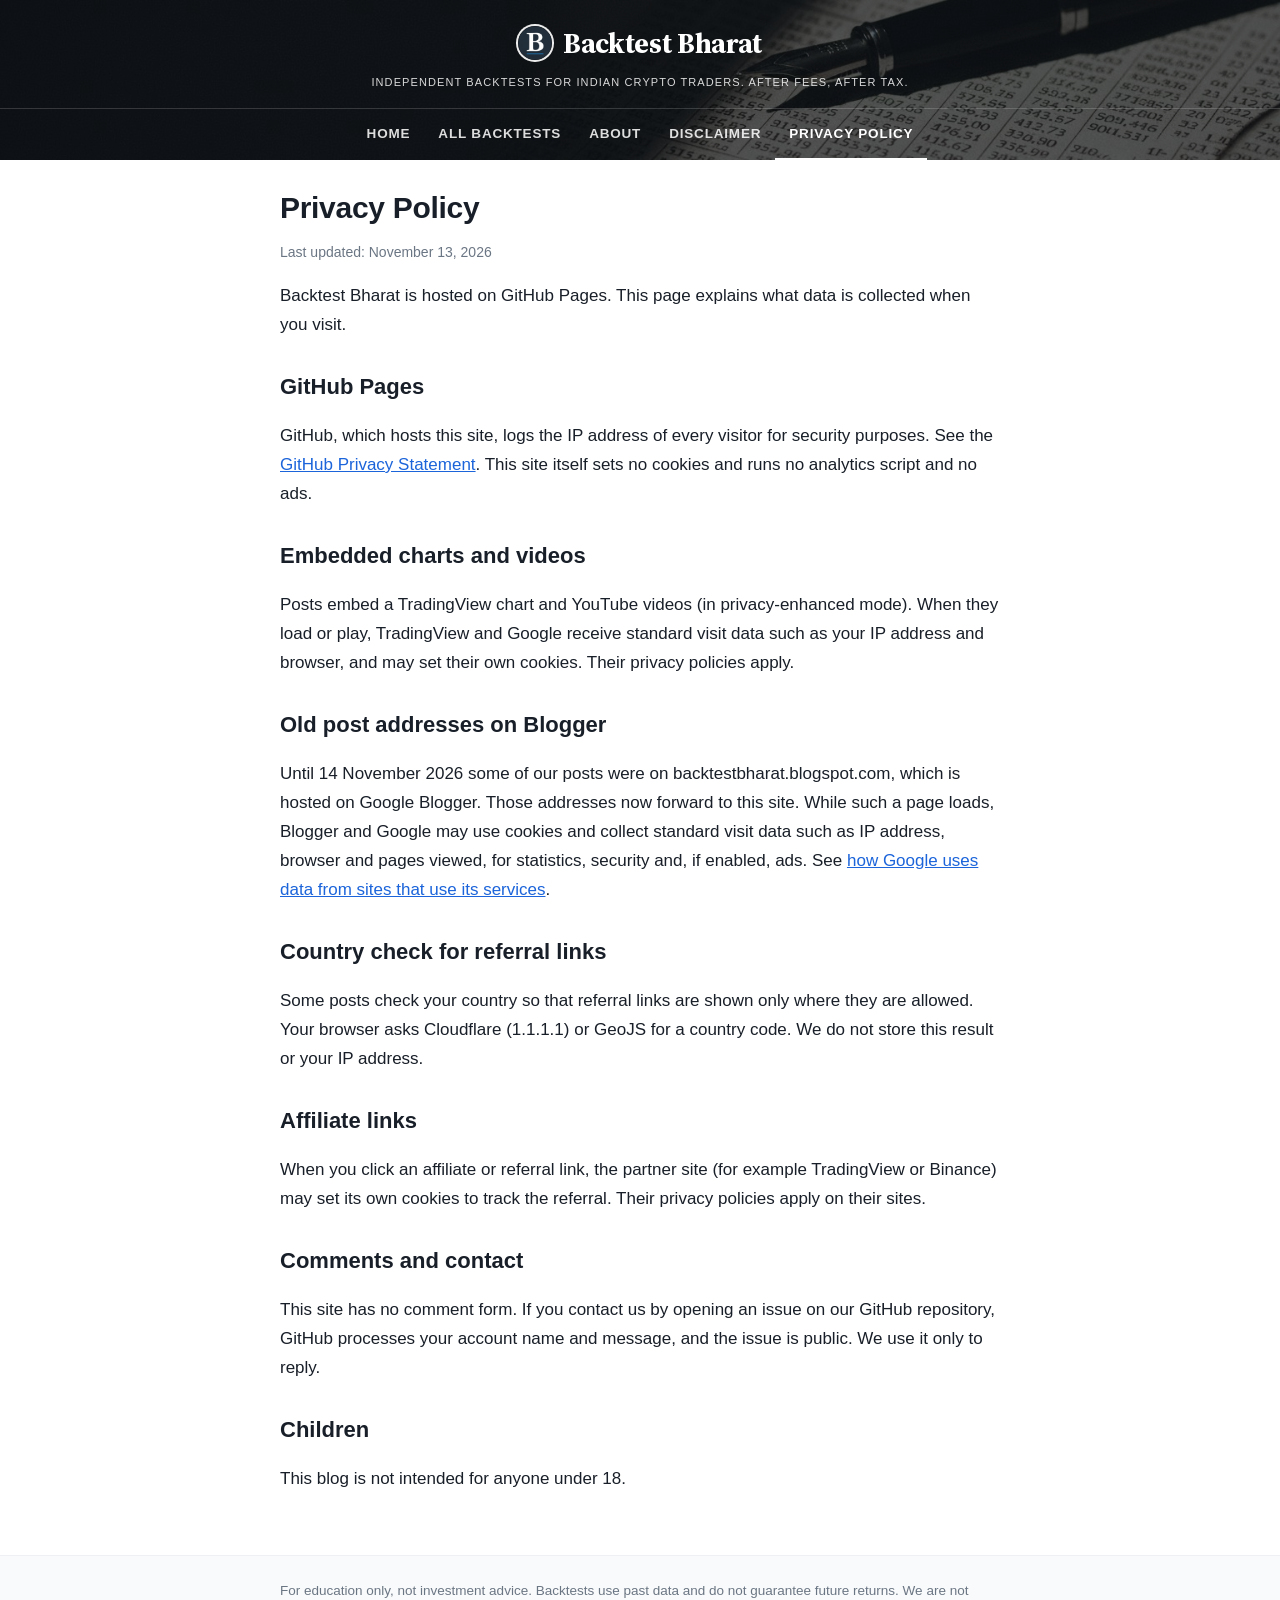
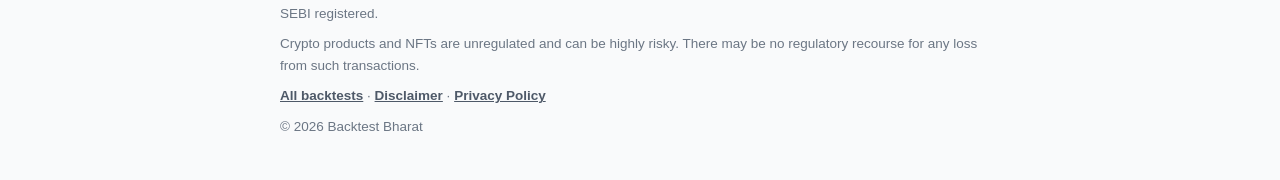
<file: privacy-policy/index.html>
<!DOCTYPE html>
<html lang="en-IN">
<head>
<meta charset="utf-8">
<meta name="viewport" content="width=device-width, initial-scale=1">
<title>Privacy Policy | Backtest Bharat</title>
<meta name="description" content="What data is collected when you visit Backtest Bharat: GitHub Pages hosting, the country check for referral links, affiliate links and embedded content.">
<link rel="canonical" href="https://backtestbharat.github.io/privacy-policy/">
<meta property="og:site_name" content="Backtest Bharat">
<meta property="og:locale" content="en_IN">
<meta property="og:type" content="website">
<meta property="og:title" content="Privacy Policy | Backtest Bharat">
<meta property="og:description" content="What data is collected when you visit Backtest Bharat: GitHub Pages hosting, the country check for referral links, affiliate links and embedded content.">
<meta property="og:url" content="https://backtestbharat.github.io/privacy-policy/">
<meta property="og:image" content="https://backtestbharat.github.io/assets/bb-header.jpg">
<meta name="twitter:card" content="summary_large_image">
<meta name="twitter:title" content="Privacy Policy | Backtest Bharat">
<meta name="twitter:description" content="What data is collected when you visit Backtest Bharat: GitHub Pages hosting, the country check for referral links, affiliate links and embedded content.">
<meta name="twitter:image" content="https://backtestbharat.github.io/assets/bb-header.jpg">
<meta name="msvalidate.01" content="7EBCBE0DADDDE1FE188175B416DD3E2A">
<meta name="google-site-verification" content="obEmHDuRxH-L0v0HxkkMah4z8ZlQoXYRCR3FlvIYeZU">
<link rel="icon" type="image/png" sizes="180x180" href="/favicon.png">
<link rel="icon" type="image/png" sizes="192x192" href="/assets/bb-logo-192.png">
<link rel="apple-touch-icon" href="/apple-touch-icon.png">
<link rel="alternate" type="application/rss+xml" title="Backtest Bharat" href="/feed.xml">
<link rel="preload" href="/assets/fonts/source-serif-4-700-latin.woff2" as="font" type="font/woff2" crossorigin>
<link rel="stylesheet" href="/assets/site.css">
<style>.bbp{max-width:720px;margin:0 auto;font-size:17px;line-height:1.7;color:#191f28;font-family:Inter,"Helvetica Neue",Arial,sans-serif}.bbp h2{font-size:22px;margin:28px 0 10px}.bbp .box{background:#f2f6ff;border-radius:14px;padding:16px 18px;margin:14px 0}.bbp li{margin:4px 0}.bbp .small{font-size:14px;color:#6b7684}</style>
</head>
<body>
<a class="skip" href="#main">Skip to content</a>
<header class="site-head compact">
<p class="brand"><a href="/"><img src="/assets/bb-logo-96.png" alt="" width="96" height="96"><span>Backtest Bharat</span></a></p>
<p class="tag">Independent backtests for Indian crypto traders. After fees, after tax.</p>
<nav class="tabs" aria-label="Main"><a href="/">Home</a><a href="/all-backtests/">All Backtests</a><a href="/about/">About</a><a href="/disclaimer/">Disclaimer</a><a href="/privacy-policy/" aria-current="page">Privacy Policy</a></nav>
</header>
<main id="main">
<h1 class="page-title">Privacy Policy</h1>
<div class="bbp">
<p class="small">Last updated: November 13, 2026</p>
<p>Backtest Bharat is hosted on GitHub Pages. This page explains what data is collected when you visit.</p>
<h2>GitHub Pages</h2>
<p>GitHub, which hosts this site, logs the IP address of every visitor for security purposes. See the <a href="https://docs.github.com/en/site-policy/privacy-policies/github-general-privacy-statement" rel="nofollow" target="_blank">GitHub Privacy Statement</a>. This site itself sets no cookies and runs no analytics script and no ads.</p>
<h2>Embedded charts and videos</h2>
<p>Posts embed a TradingView chart and YouTube videos (in privacy-enhanced mode). When they load or play, TradingView and Google receive standard visit data such as your IP address and browser, and may set their own cookies. Their privacy policies apply.</p>
<h2>Old post addresses on Blogger</h2>
<p>Until 14 November 2026 some of our posts were on backtestbharat.blogspot.com, which is hosted on Google Blogger. Those addresses now forward to this site. While such a page loads, Blogger and Google may use cookies and collect standard visit data such as IP address, browser and pages viewed, for statistics, security and, if enabled, ads. See <a href="https://policies.google.com/technologies/partner-sites" rel="nofollow" target="_blank">how Google uses data from sites that use its services</a>.</p>
<h2>Country check for referral links</h2>
<p>Some posts check your country so that referral links are shown only where they are allowed. Your browser asks Cloudflare (1.1.1.1) or GeoJS for a country code. We do not store this result or your IP address.</p>
<h2>Affiliate links</h2>
<p>When you click an affiliate or referral link, the partner site (for example TradingView or Binance) may set its own cookies to track the referral. Their privacy policies apply on their sites.</p>
<h2>Comments and contact</h2>
<p>This site has no comment form. If you contact us by opening an issue on our GitHub repository, GitHub processes your account name and message, and the issue is public. We use it only to reply.</p>
<h2>Children</h2>
<p>This blog is not intended for anyone under 18.</p>
</div>
</main>
<footer class="site-foot"><div>
<p>For education only, not investment advice. Backtests use past data and do not guarantee future returns. We are not SEBI registered.</p>
<p>Crypto products and NFTs are unregulated and can be highly risky. There may be no regulatory recourse for any loss from such transactions.</p>
<p><a href="/all-backtests/">All backtests</a> · <a href="/disclaimer/">Disclaimer</a> · <a href="/privacy-policy/">Privacy Policy</a></p>
<p>© 2026 Backtest Bharat</p>
</div></footer>
</body>
</html>
</file>
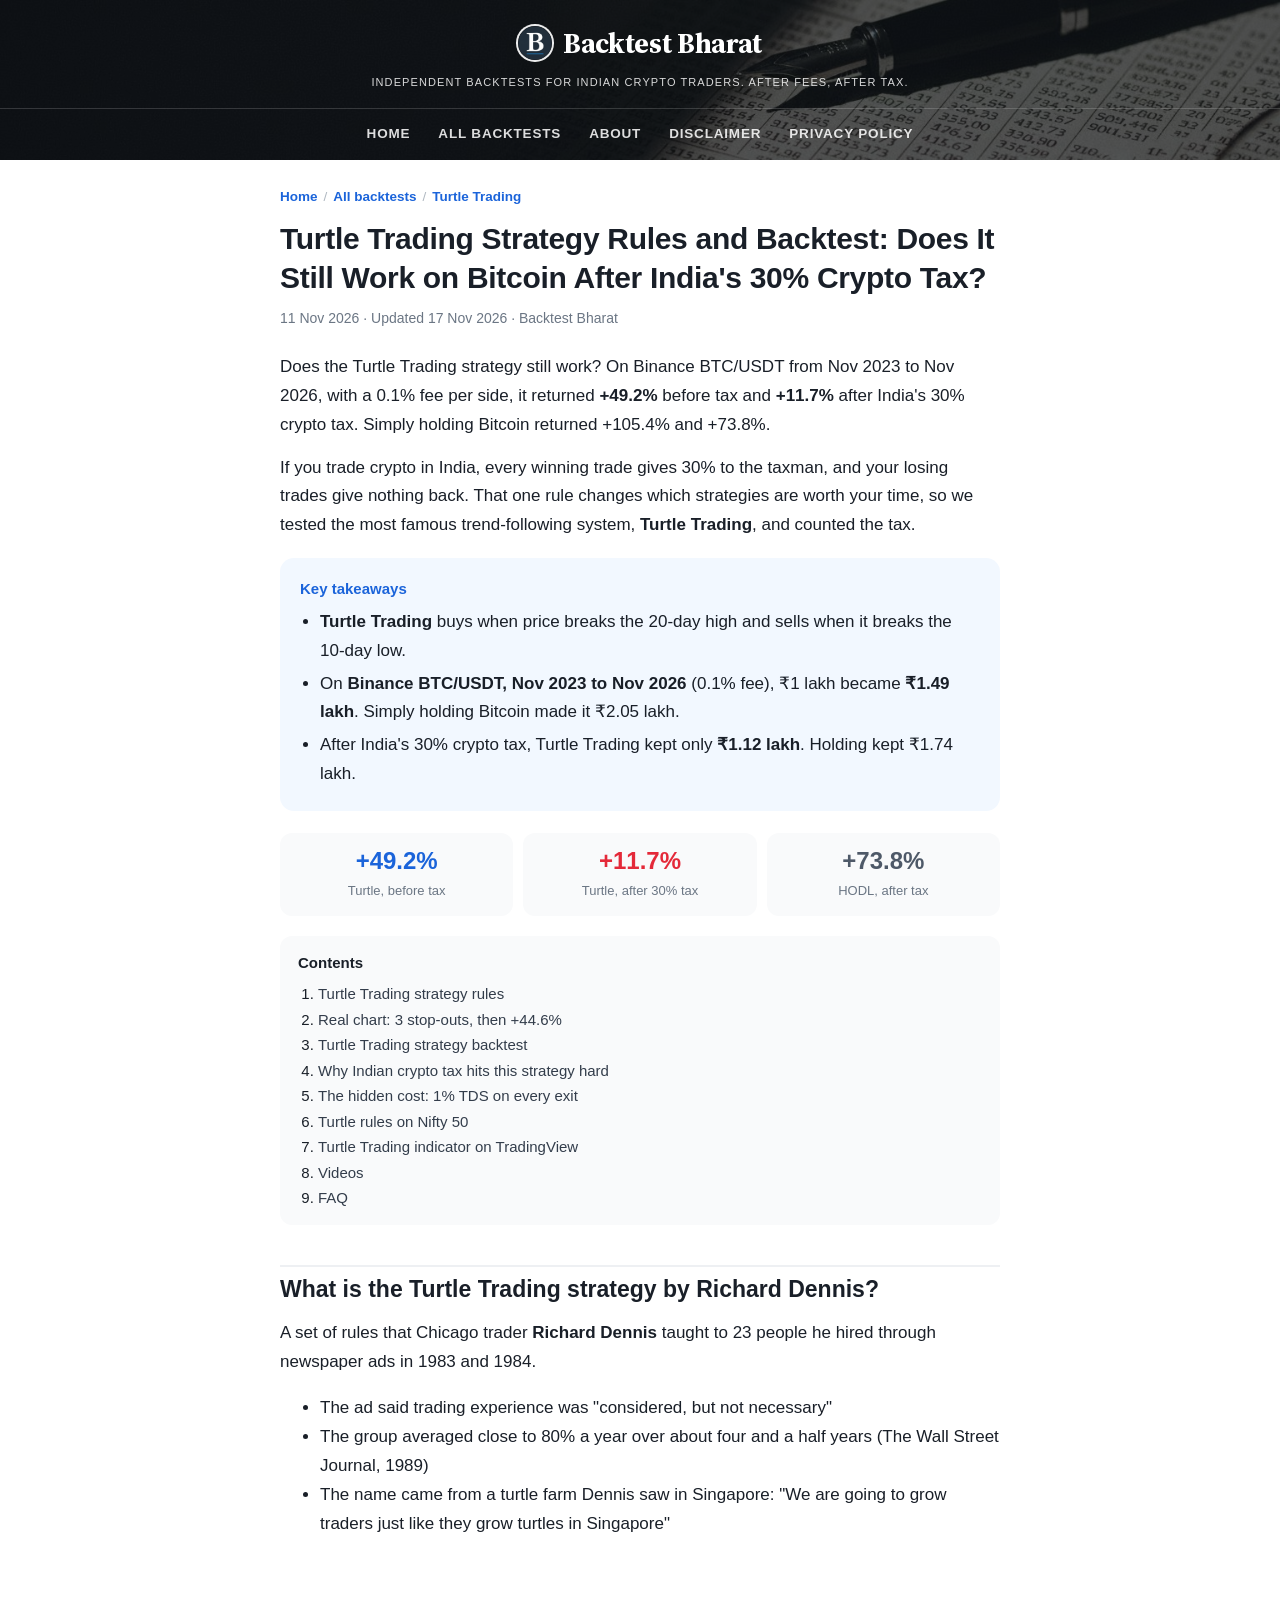
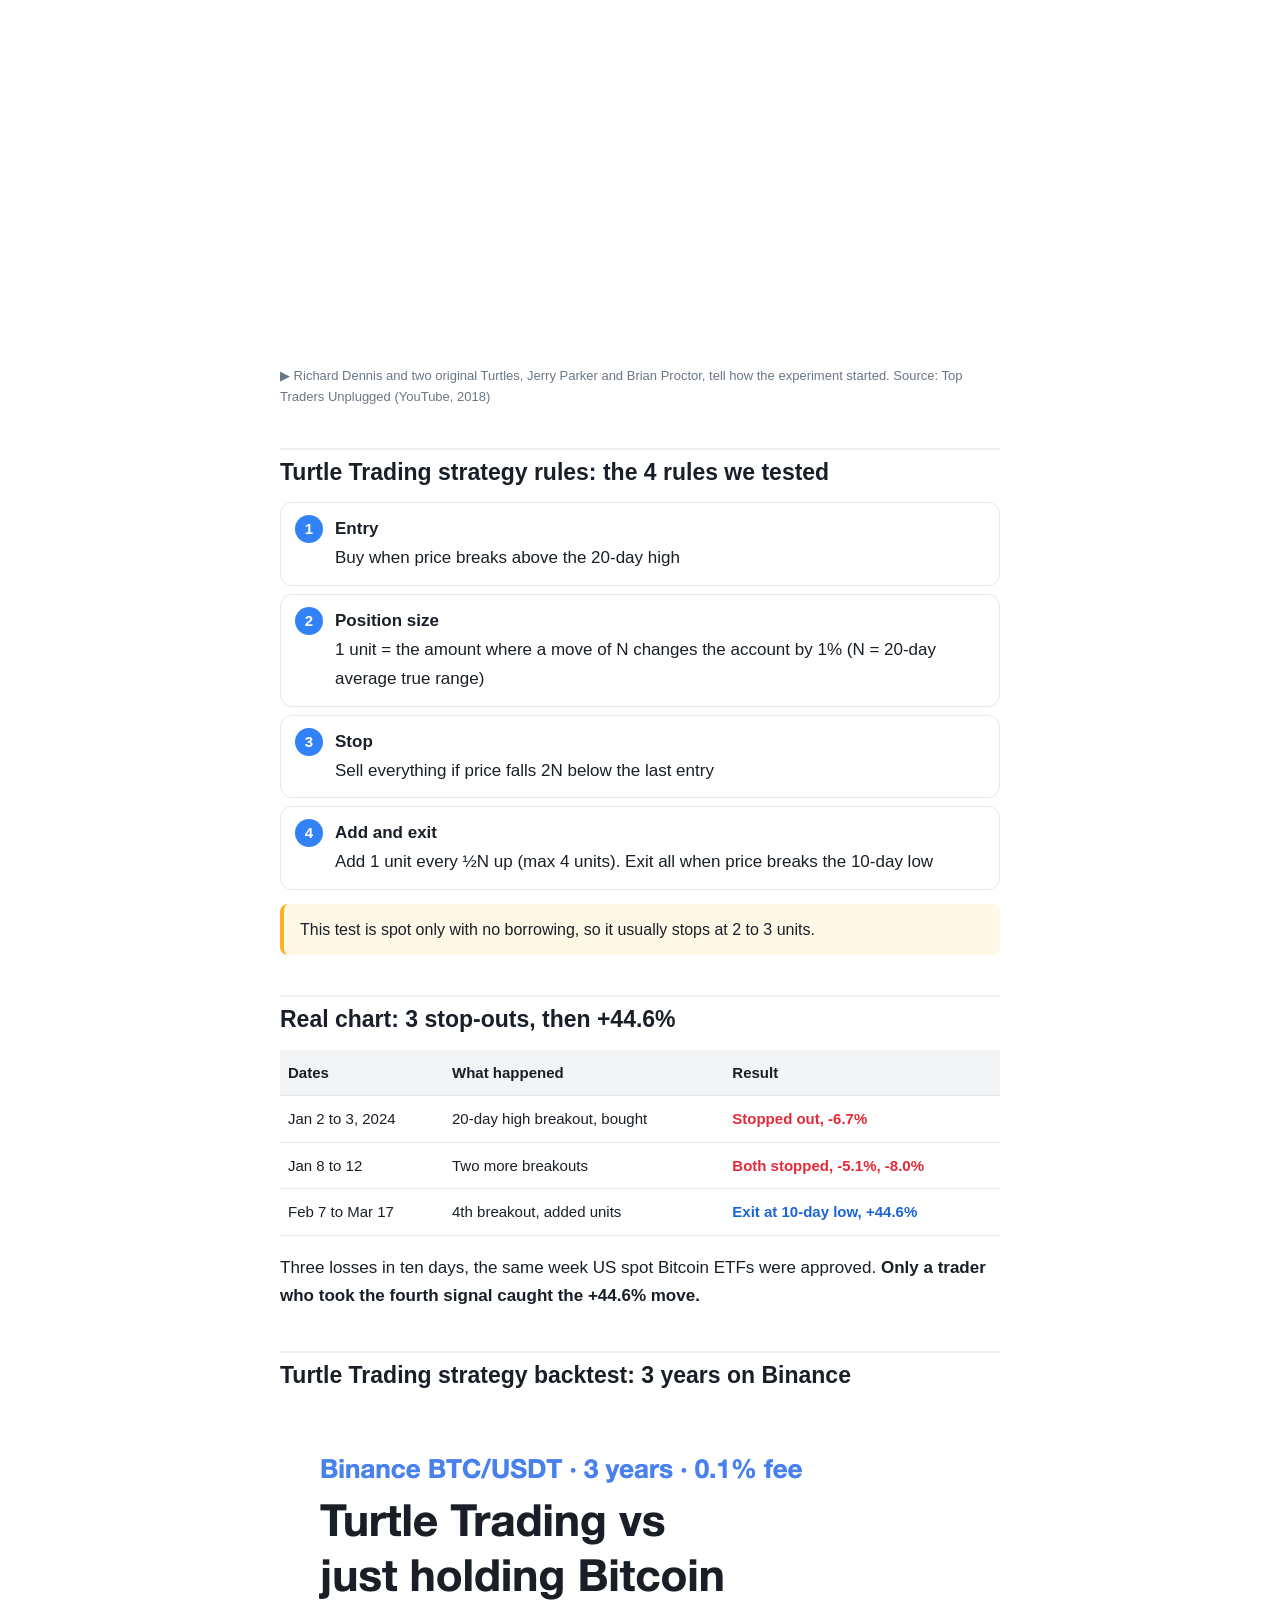
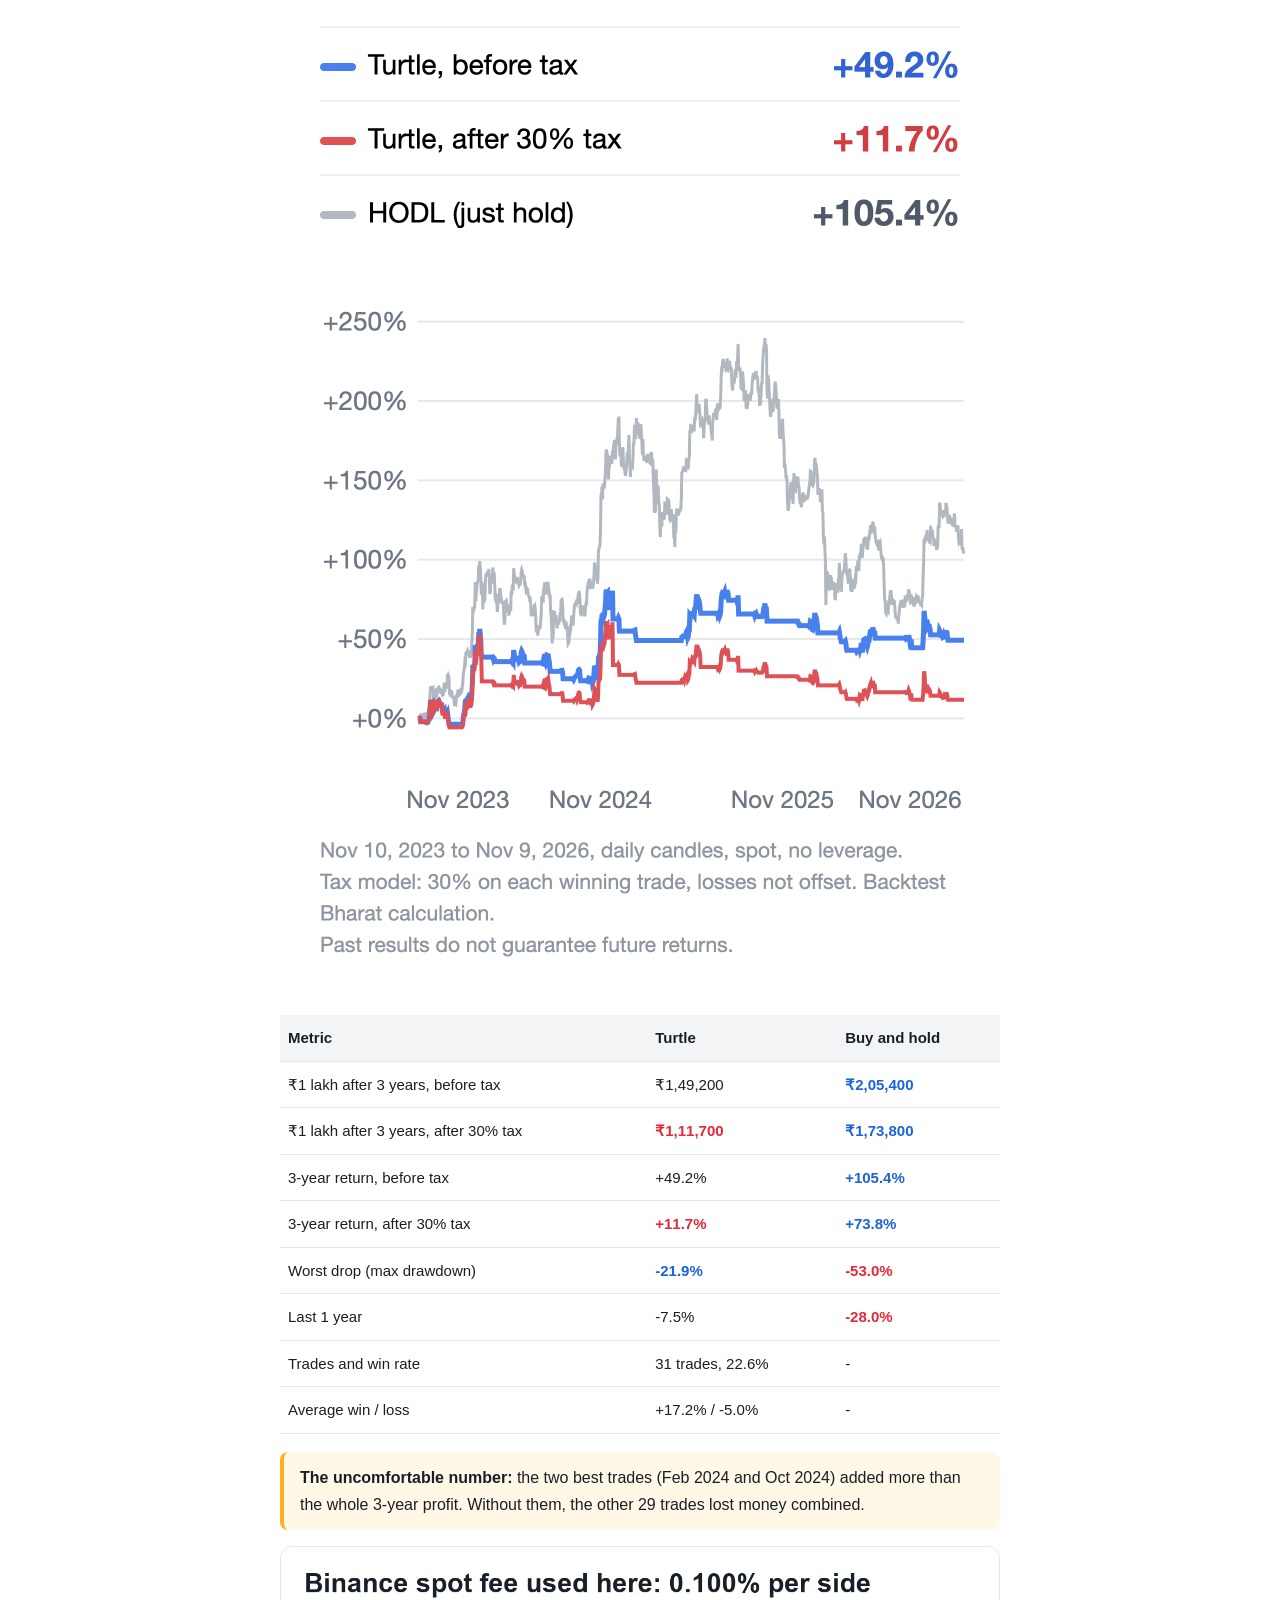
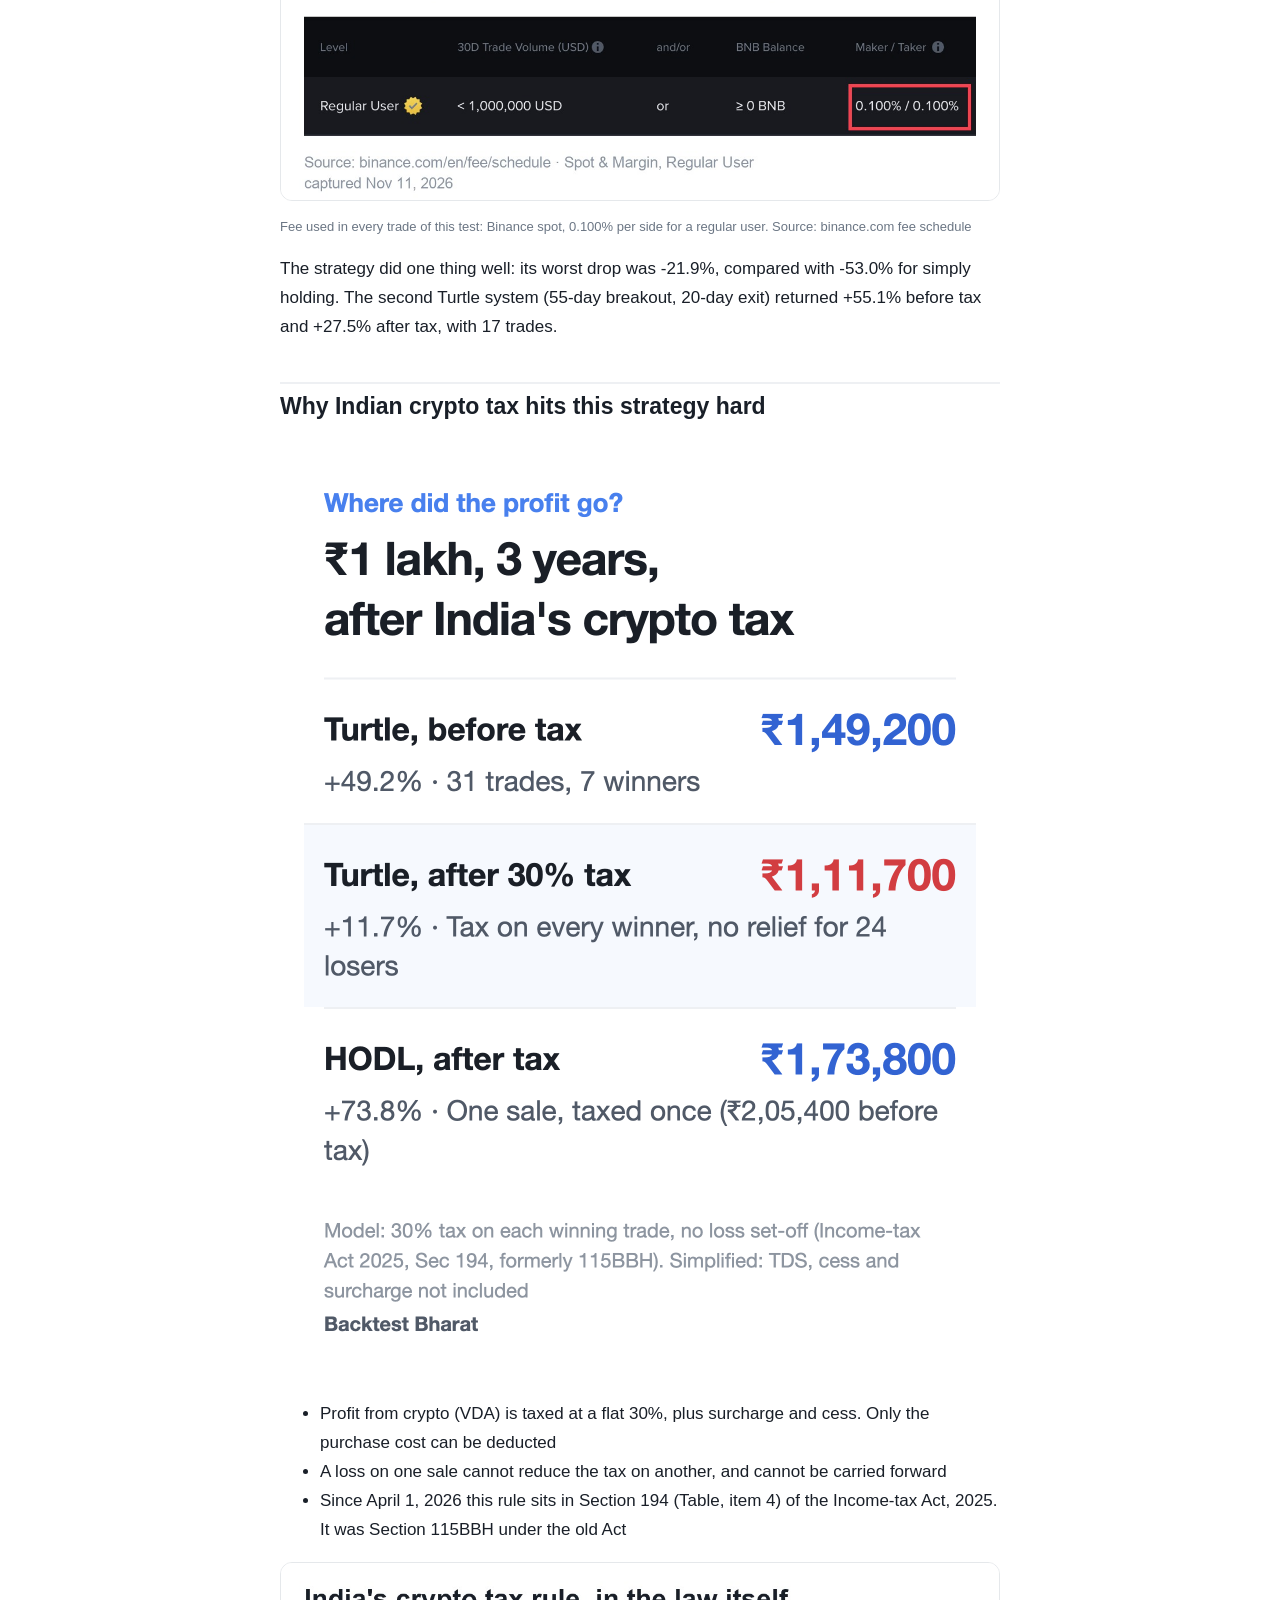
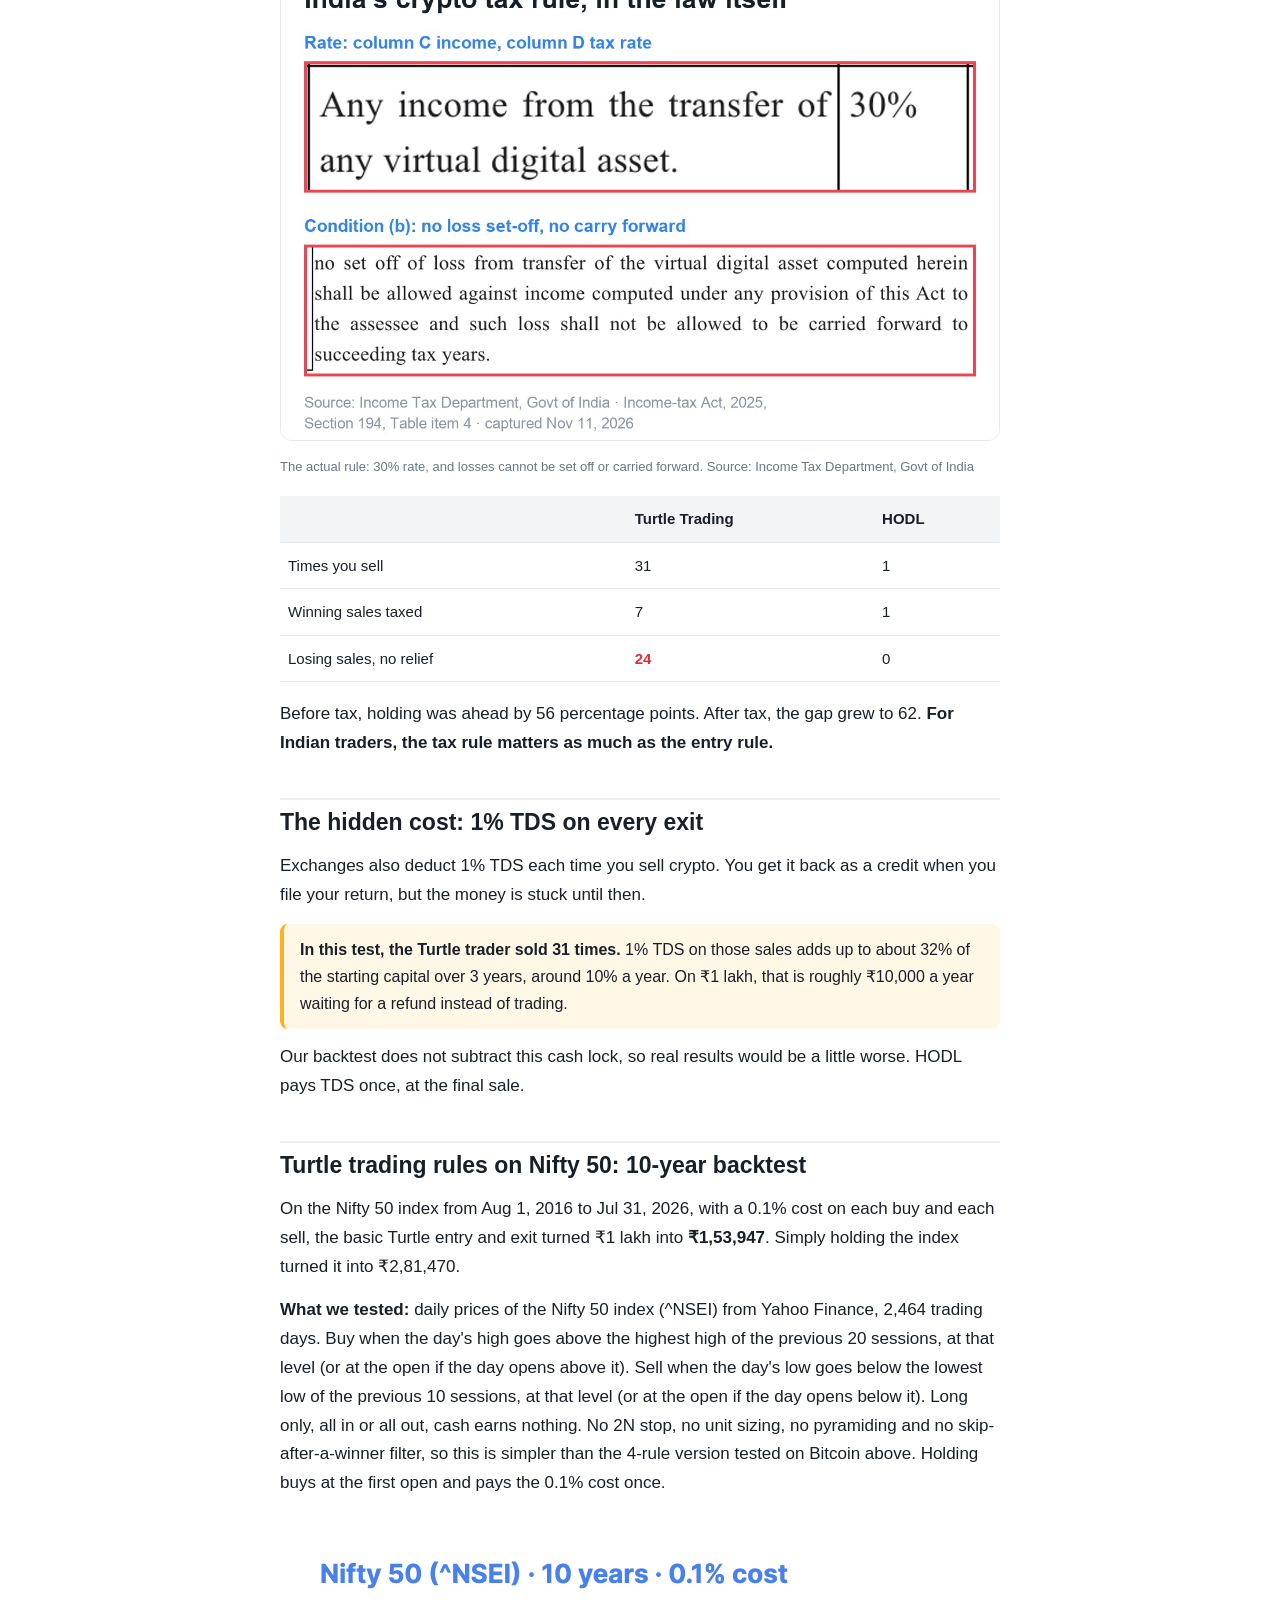
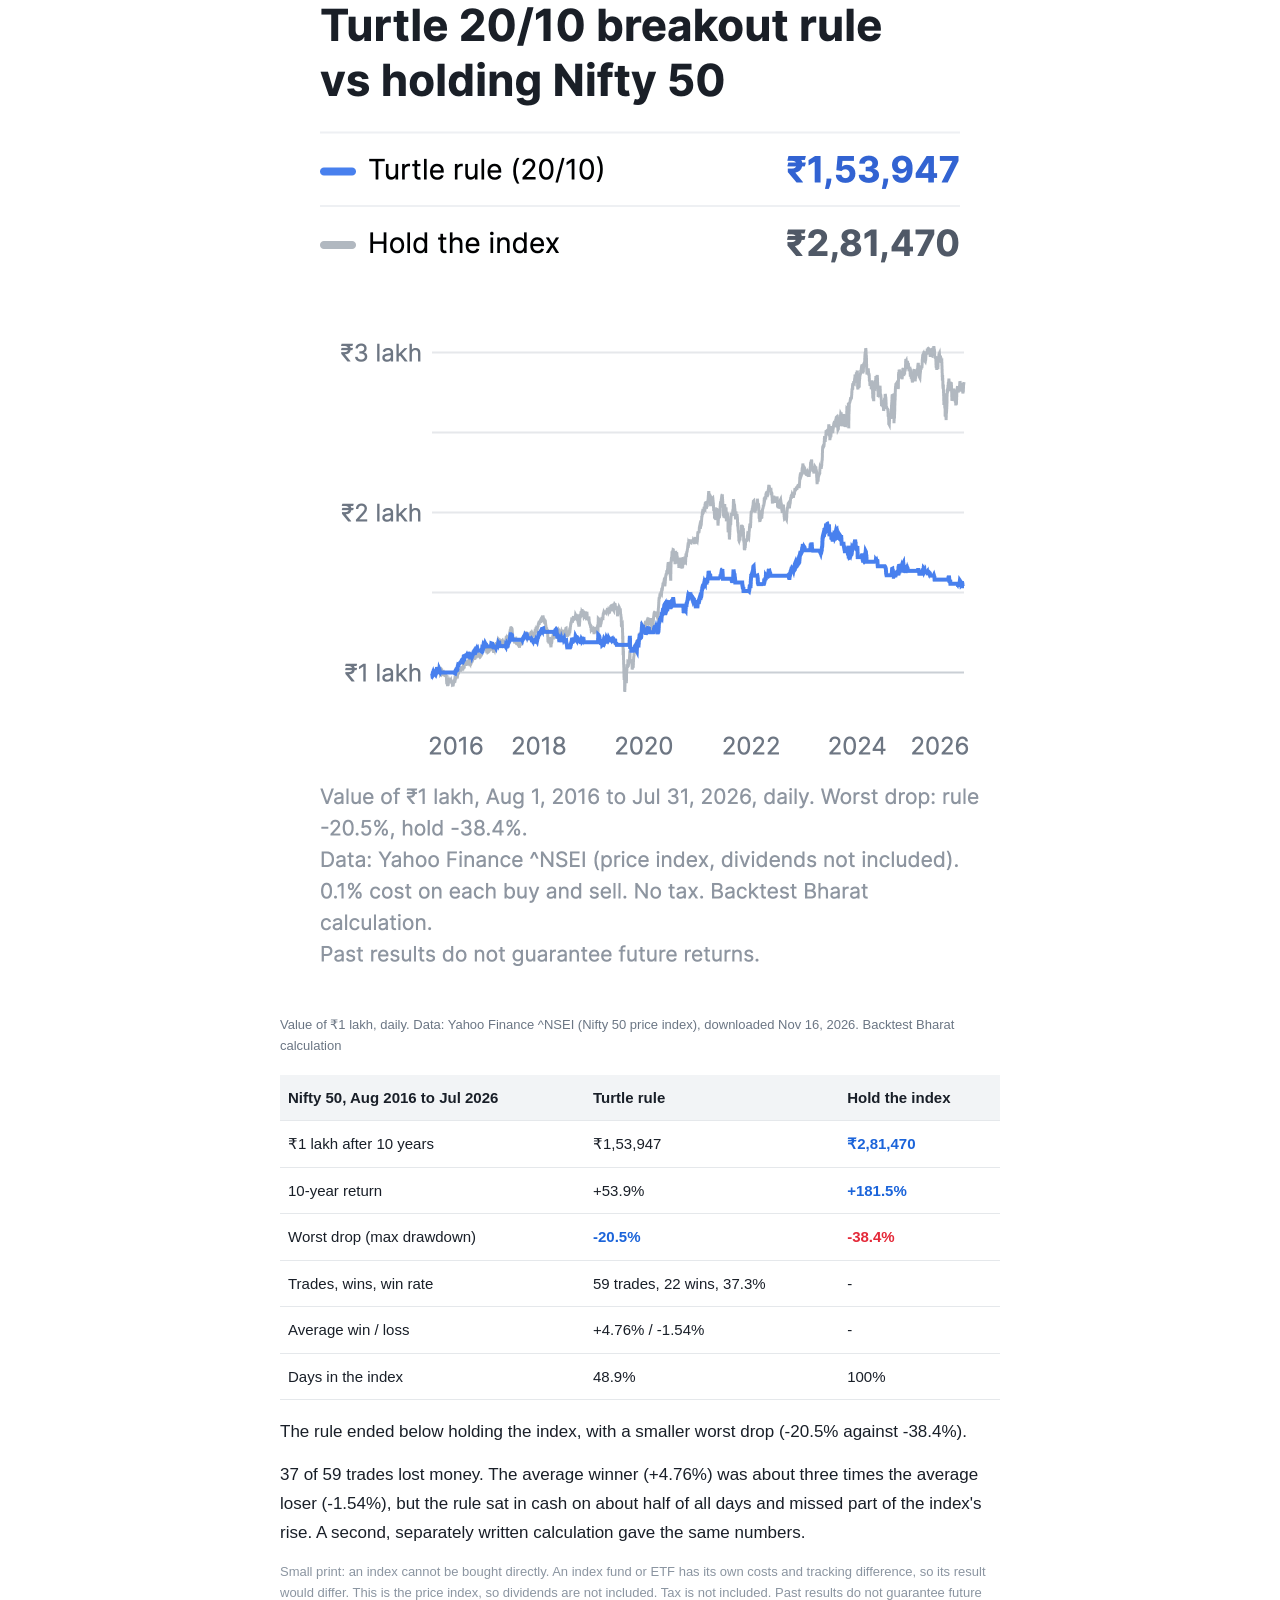
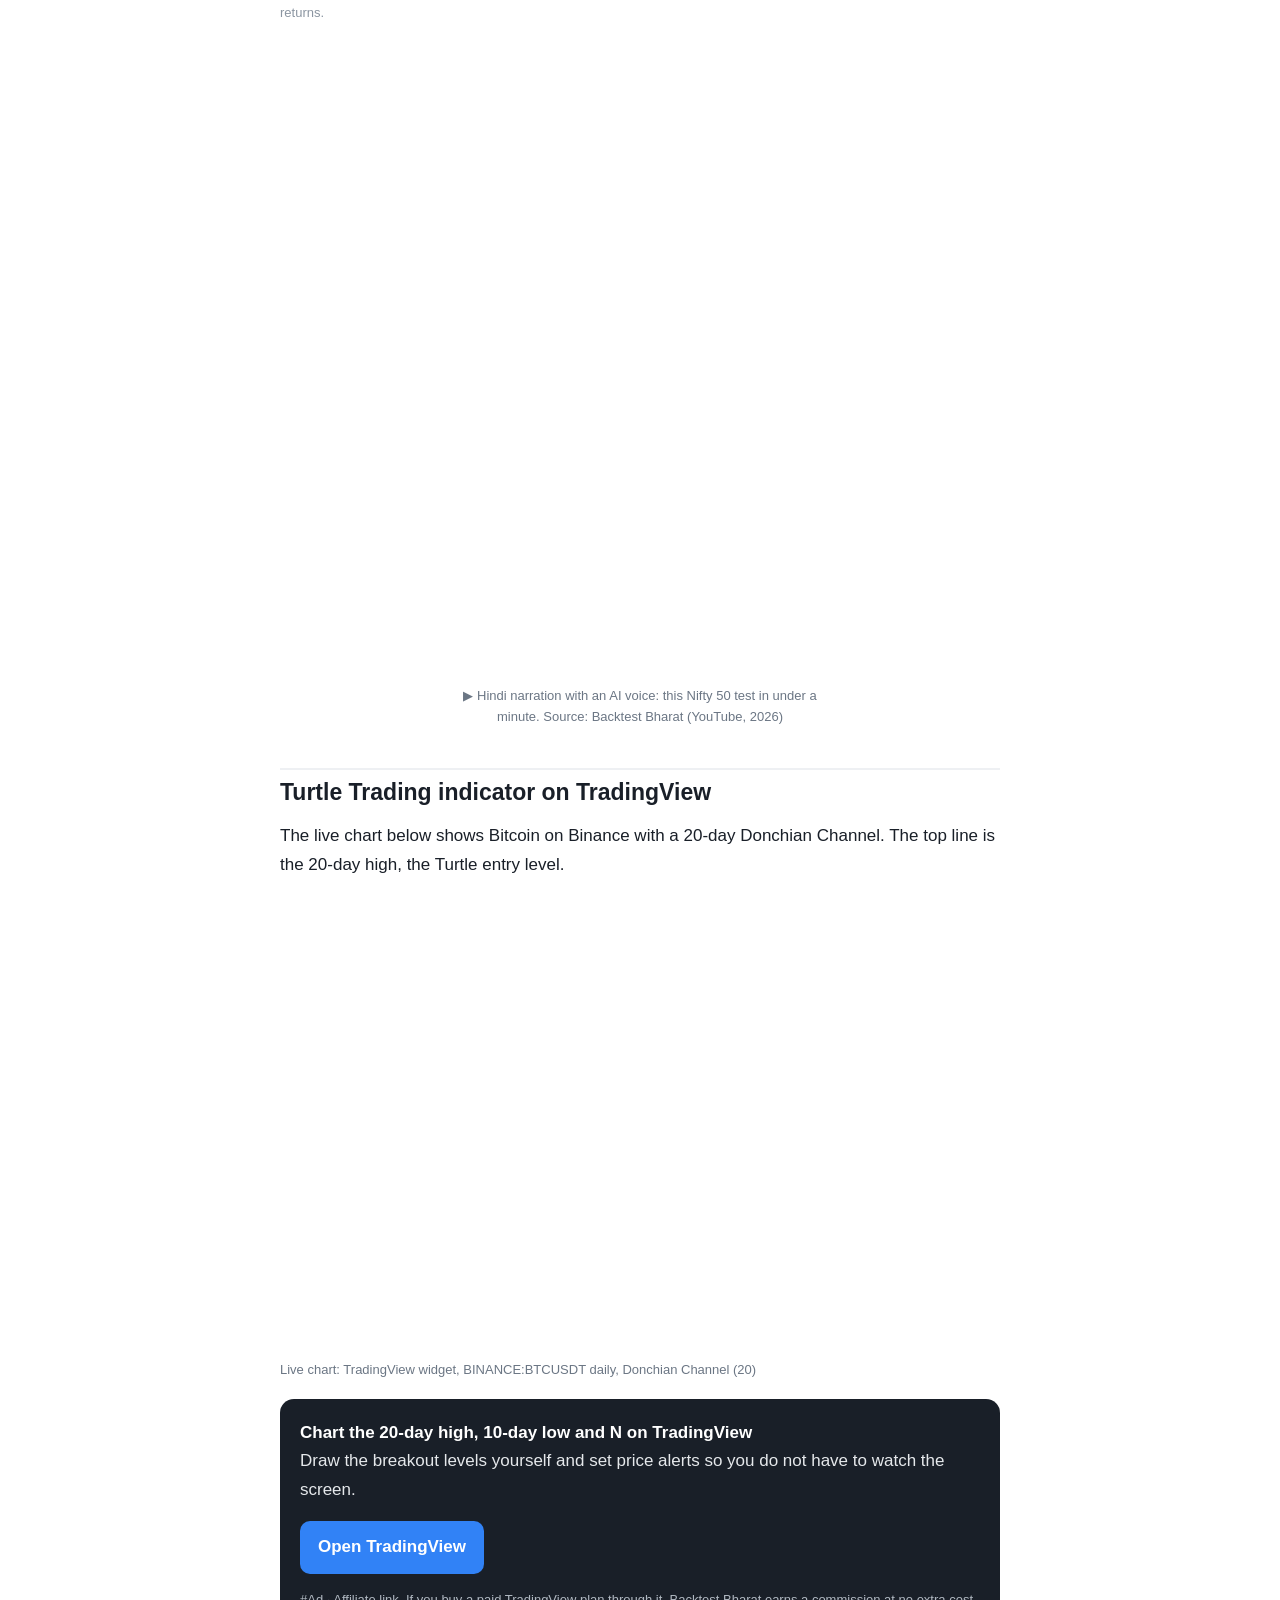
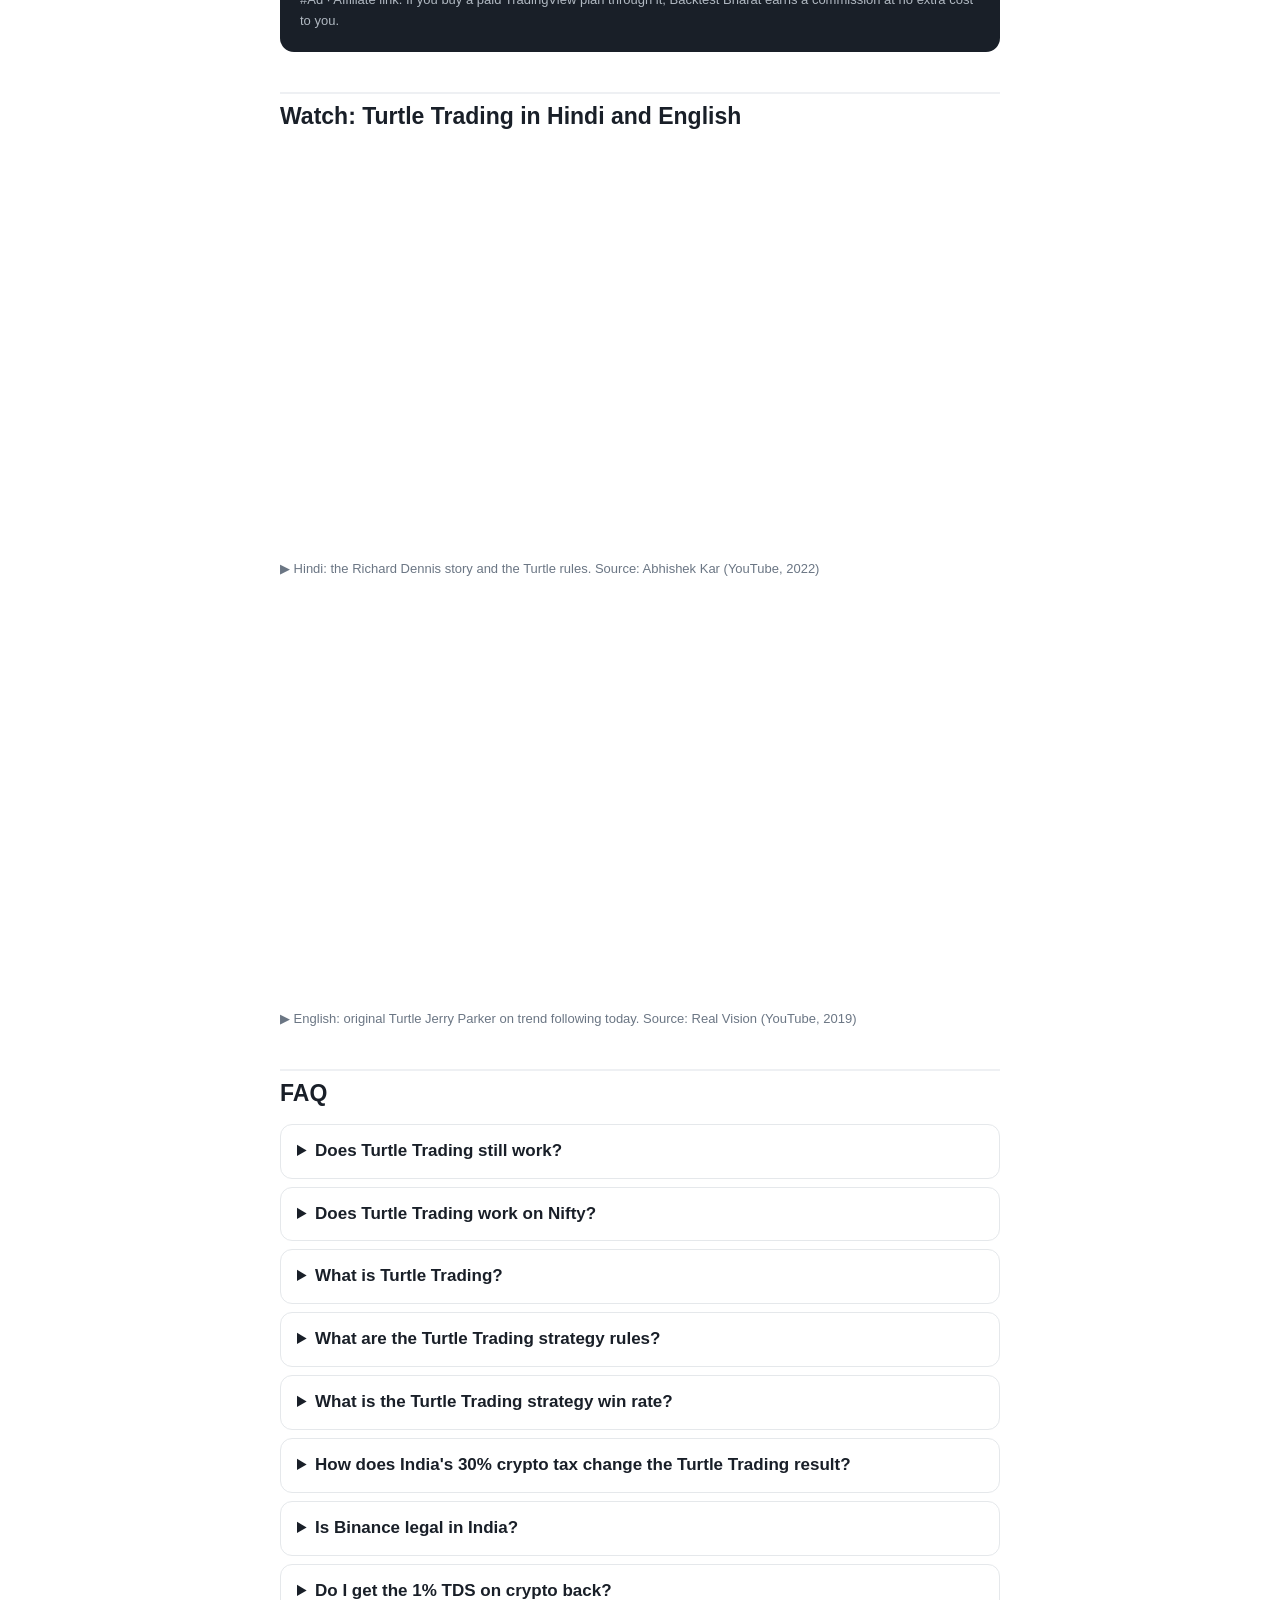
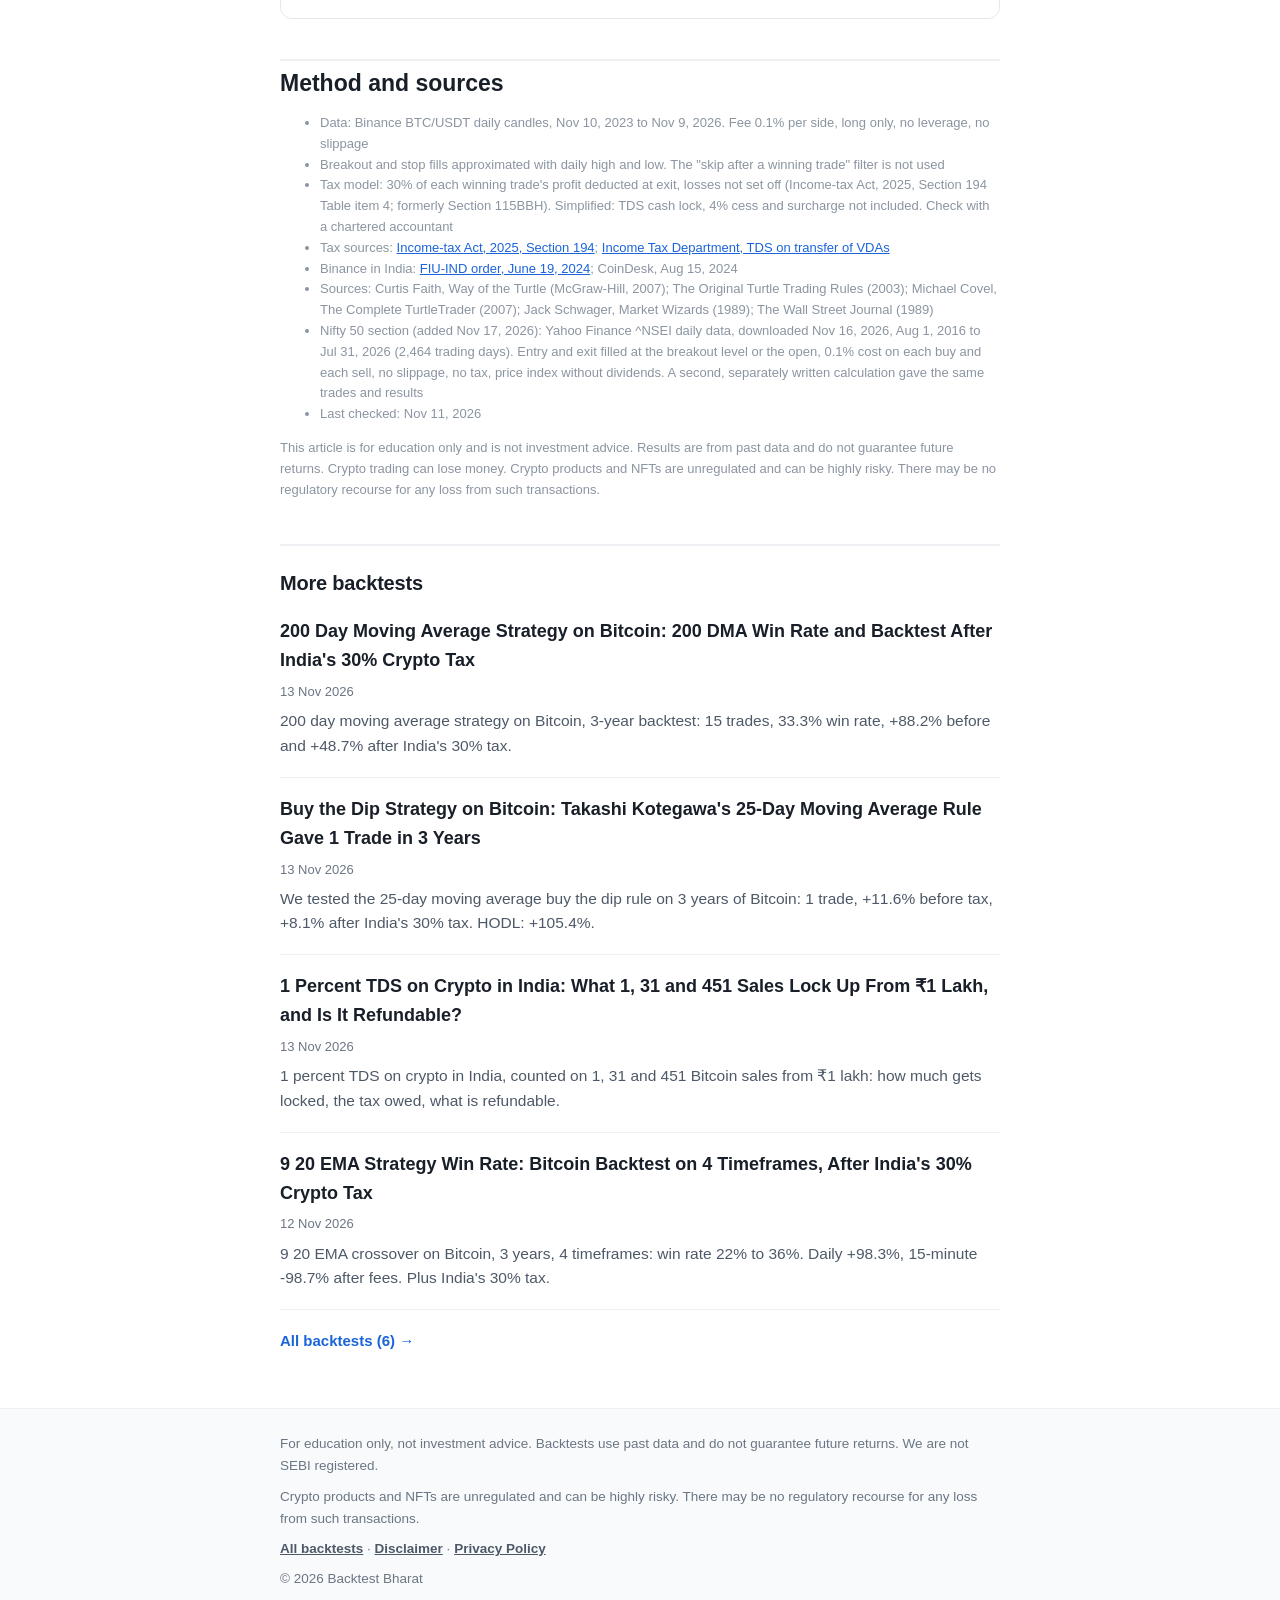
<file: turtle-trading-backtest-binance-india-tax/index.html>
<!DOCTYPE html>
<html lang="en-IN">
<head>
<meta charset="utf-8">
<meta name="viewport" content="width=device-width, initial-scale=1">
<title>Turtle Trading Strategy Rules and Backtest: Does It Still Work on Bitcoin After India&#x27;s 30% Crypto Tax?</title>
<meta name="description" content="Turtle trading strategy rules and a 3-year Bitcoin backtest on Binance: +49.2% vs +105.4% HODL. After India&#x27;s 30% crypto tax: +11.7%.">
<link rel="canonical" href="https://backtestbharat.github.io/turtle-trading-backtest-binance-india-tax/">
<meta property="og:site_name" content="Backtest Bharat">
<meta property="og:locale" content="en_IN">
<meta property="og:type" content="article">
<meta property="og:title" content="Turtle Trading Strategy Rules and Backtest: Does It Still Work on Bitcoin After India&#x27;s 30% Crypto Tax?">
<meta property="og:description" content="Turtle trading strategy rules and a 3-year Bitcoin backtest on Binance: +49.2% vs +105.4% HODL. After India&#x27;s 30% crypto tax: +11.7%.">
<meta property="og:url" content="https://backtestbharat.github.io/turtle-trading-backtest-binance-india-tax/">
<meta property="og:image" content="https://backtestbharat.github.io/img/turtle-trading-backtest-binance-india-tax/bb-chart_m.png">
<meta property="og:image:alt" content="Turtle Trading vs holding Bitcoin, Binance BTC/USDT 3-year backtest equity curve before and after India&#x27;s 30% crypto tax">
<meta name="twitter:card" content="summary_large_image">
<meta name="twitter:title" content="Turtle Trading Strategy Rules and Backtest: Does It Still Work on Bitcoin After India&#x27;s 30% Crypto Tax?">
<meta name="twitter:description" content="Turtle trading strategy rules and a 3-year Bitcoin backtest on Binance: +49.2% vs +105.4% HODL. After India&#x27;s 30% crypto tax: +11.7%.">
<meta name="twitter:image" content="https://backtestbharat.github.io/img/turtle-trading-backtest-binance-india-tax/bb-chart_m.png">
<meta name="msvalidate.01" content="7EBCBE0DADDDE1FE188175B416DD3E2A">
<meta name="google-site-verification" content="obEmHDuRxH-L0v0HxkkMah4z8ZlQoXYRCR3FlvIYeZU">
<link rel="icon" type="image/png" sizes="180x180" href="/favicon.png">
<link rel="icon" type="image/png" sizes="192x192" href="/assets/bb-logo-192.png">
<link rel="apple-touch-icon" href="/apple-touch-icon.png">
<link rel="alternate" type="application/rss+xml" title="Backtest Bharat" href="/feed.xml">
<link rel="preload" href="/assets/fonts/source-serif-4-700-latin.woff2" as="font" type="font/woff2" crossorigin>
<link rel="stylesheet" href="/assets/site.css">
<meta property="article:published_time" content="2026-11-11T06:51:45+05:30">
<meta property="article:modified_time" content="2026-11-17T05:50:00+05:30">
<meta property="og:image:width" content="1440">
<meta property="og:image:height" content="2364">
<script type="application/ld+json">{"@context":"https://schema.org","@type":"Article","headline":"Turtle Trading Strategy Rules and Backtest: Does It Still Work on Bitcoin After India's 30% Crypto Tax?","description":"Turtle trading strategy rules and a 3-year Bitcoin backtest on Binance: +49.2% vs +105.4% HODL. After India's 30% crypto tax: +11.7%.","image":["https://backtestbharat.github.io/img/turtle-trading-backtest-binance-india-tax/bb-chart_m.png"],"datePublished":"2026-11-11T06:51:45+05:30","dateModified":"2026-11-17T05:50:00+05:30","inLanguage":"en-IN","author":{"@type":"Organization","name":"Backtest Bharat","url":"https://backtestbharat.github.io/"},"publisher":{"@type":"Organization","name":"Backtest Bharat","url":"https://backtestbharat.github.io/","logo":{"@type":"ImageObject","url":"https://backtestbharat.github.io/assets/bb-logo-192.png","width":192,"height":192}},"mainEntityOfPage":{"@type":"WebPage","@id":"https://backtestbharat.github.io/turtle-trading-backtest-binance-india-tax/"}}</script>
<script type="application/ld+json">{"@context":"https://schema.org","@type":"BreadcrumbList","itemListElement":[{"@type":"ListItem","position":1,"name":"Home","item":"https://backtestbharat.github.io/"},{"@type":"ListItem","position":2,"name":"All backtests","item":"https://backtestbharat.github.io/all-backtests/"},{"@type":"ListItem","position":3,"name":"Turtle Trading Strategy Rules and Backtest: Does It Still Work on Bitcoin After India's 30% Crypto Tax?","item":"https://backtestbharat.github.io/turtle-trading-backtest-binance-india-tax/"}]}</script>
<style>
.thp{font-size:17px;line-height:1.7;color:#191f28;font-family:Inter,'Helvetica Neue',Arial,sans-serif}
.thp p{margin:0 0 14px}
.thp h2{font-size:23px;line-height:1.4;margin:40px 0 14px;padding-top:6px;border-top:2px solid #eef0f3;color:#191f28}
.thp .tldr{background:#f2f8ff;border-radius:14px;padding:18px 20px;margin:18px 0 22px}
.thp .tldr b.t{display:block;font-size:15px;color:#1b64da;margin-bottom:6px}
.thp .tldr ul{margin:0;padding-left:20px}.thp .tldr li{margin:4px 0}
.thp .stats{display:grid;grid-template-columns:repeat(3,1fr);gap:10px;margin:16px 0 20px}
.thp .stat{background:#f9fafb;border-radius:12px;padding:14px 10px;text-align:center}
.thp .stat .n{font-size:24px;font-weight:800;color:#1b64da;line-height:1.2}.thp .stat .n.g{color:#4e5968}.thp .stat .n.r{color:#e42939}
.thp .stat .l{font-size:13px;color:#6b7684;margin-top:4px}
.thp .toc{background:#f9fafb;border-radius:12px;padding:14px 18px;margin:0 0 10px;font-size:15px}
.thp .toc ol{margin:6px 0 0;padding-left:20px}.thp .toc a{color:#333d4b;text-decoration:none}
.thp .rule{display:flex;gap:12px;align-items:flex-start;background:#fff;border:1.5px solid #e5e8eb;border-radius:12px;padding:12px 14px;margin:8px 0}
.thp .rule .k{flex:none;width:28px;height:28px;border-radius:50%;background:#3182f6;color:#fff;font-weight:800;text-align:center;line-height:28px;font-size:15px}
.thp .rule b{display:block}
.thp .warn{background:#fff8e6;border-left:4px solid #ffb020;border-radius:8px;padding:12px 16px;margin:14px 0;font-size:16px}
.thp table{width:100%;border-collapse:collapse;font-size:15px;margin:10px 0 18px}
.thp th,.thp td{border-bottom:1px solid #e5e8eb;padding:10px 8px;text-align:left}.thp th{background:#f2f4f6;font-weight:700}
.thp td.up{color:#1b64da;font-weight:700}.thp td.dn{color:#e42939;font-weight:700}
.thp .cta{background:#191f28;color:#fff;border-radius:14px;padding:20px;margin:18px 0}
.thp .cta p{margin:0 0 12px;color:#e5e8eb}.thp .cta b{color:#fff}
.thp .btn{display:inline-block;background:#3182f6;color:#fff!important;text-decoration:none;font-weight:700;border-radius:10px;padding:12px 18px;margin:4px 6px 4px 0}
.thp .btn.w{background:#fff;color:#191f28!important}
.thp .small{font-size:13px;color:#8b95a1;line-height:1.6}
.thp details{border:1.5px solid #e5e8eb;border-radius:12px;padding:12px 16px;margin:8px 0}
.thp summary{font-weight:700;cursor:pointer}
.thp details p{margin:10px 0 0}
@media(max-width:480px){.thp{font-size:16px}.thp .stats{grid-template-columns:1fr 1fr 1fr;gap:6px}.thp .stat .n{font-size:19px}.thp h2{font-size:20px}}
</style>
<style>.thp .bnx{display:none;background:#fff8e1;border:2px solid #f0b90b;border-radius:14px;padding:18px 20px;margin:16px 0}.thp .bnx .btn{background:#f0b90b;color:#191f28!important}.thp .asci{font-size:13px;font-weight:700;color:#4e5968;margin:0 0 10px}</style>
</head>
<body>
<a class="skip" href="#main">Skip to content</a>
<header class="site-head compact">
<p class="brand"><a href="/"><img src="/assets/bb-logo-96.png" alt="" width="96" height="96"><span>Backtest Bharat</span></a></p>
<p class="tag">Independent backtests for Indian crypto traders. After fees, after tax.</p>
<nav class="tabs" aria-label="Main"><a href="/">Home</a><a href="/all-backtests/">All Backtests</a><a href="/about/">About</a><a href="/disclaimer/">Disclaimer</a><a href="/privacy-policy/">Privacy Policy</a></nav>
</header>
<main id="main">
<article>
<nav class="bbcrumb" aria-label="Breadcrumb"><a href="/">Home</a><i aria-hidden="true">/</i><a href="/all-backtests/">All backtests</a><i aria-hidden="true">/</i><a href="/all-backtests/#turtle-trading">Turtle Trading</a></nav>
<h1 class="page-title">Turtle Trading Strategy Rules and Backtest: Does It Still Work on Bitcoin After India&#x27;s 30% Crypto Tax?</h1>
<p class="post-meta"><time datetime="2026-11-11T06:51:45+05:30">11 Nov 2026</time> · Updated <time datetime="2026-11-17T05:50:00+05:30">17 Nov 2026</time> · Backtest Bharat</p>
<div class="post-body">
<div class="thp">
<p>Does the Turtle Trading strategy still work? On Binance BTC/USDT from Nov 2023 to Nov 2026, with a 0.1% fee per side, it returned <b>+49.2%</b> before tax and <b>+11.7%</b> after India's 30% crypto tax. Simply holding Bitcoin returned +105.4% and +73.8%.</p>
<p>If you trade crypto in India, every winning trade gives 30% to the taxman, and your losing trades give nothing back. That one rule changes which strategies are worth your time, so we tested the most famous trend-following system, <b>Turtle Trading</b>, and counted the tax.</p>

<div class="tldr"><b class="t">Key takeaways</b>
<ul>
<li><b>Turtle Trading</b> buys when price breaks the 20-day high and sells when it breaks the 10-day low.</li>
<li>On <b>Binance BTC/USDT, Nov 2023 to Nov 2026</b> (0.1% fee), ₹1 lakh became <b>₹1.49 lakh</b>. Simply holding Bitcoin made it ₹2.05 lakh.</li>
<li>After India's 30% crypto tax, Turtle Trading kept only <b>₹1.12 lakh</b>. Holding kept ₹1.74 lakh.</li>
</ul></div>

<div class="stats">
<div class="stat"><div class="n">+49.2%</div><div class="l">Turtle, before tax</div></div>
<div class="stat"><div class="n r">+11.7%</div><div class="l">Turtle, after 30% tax</div></div>
<div class="stat"><div class="n g">+73.8%</div><div class="l">HODL, after tax</div></div>
</div>
<div class="toc"><b>Contents</b><ol>
<li><a href="#rules">Turtle Trading strategy rules</a></li>
<li><a href="#example">Real chart: 3 stop-outs, then +44.6%</a></li>
<li><a href="#result">Turtle Trading strategy backtest</a></li>
<li><a href="#tax">Why Indian crypto tax hits this strategy hard</a></li>
<li><a href="#tds">The hidden cost: 1% TDS on every exit</a></li>
<li><a href="#nifty">Turtle rules on Nifty 50</a></li>
<li><a href="#tools">Turtle Trading indicator on TradingView</a></li>
<li><a href="#watch">Videos</a></li>
<li><a href="#faq">FAQ</a></li>
</ol></div>

<h2>What is the Turtle Trading strategy by Richard Dennis?</h2>
<p>A set of rules that Chicago trader <b>Richard Dennis</b> taught to 23 people he hired through newspaper ads in 1983 and 1984.</p>
<ul>
<li>The ad said trading experience was "considered, but not necessary"</li>
<li>The group averaged close to 80% a year over about four and a half years (The Wall Street Journal, 1989)</li>
<li>The name came from a turtle farm Dennis saw in Singapore: "We are going to grow traders just like they grow turtles in Singapore"</li>
</ul>
<div style="position:relative;padding-bottom:56.25%;height:0;overflow:hidden;border-radius:12px;margin:16px 0 6px"><iframe src="https://www.youtube-nocookie.com/embed/94nUnXsYpLY" title="The Turtle Trader Origin Story with Richard Dennis, Jerry Parker and Brian Proctor" loading="lazy" style="position:absolute;top:0;left:0;width:100%;height:100%;border:0" allow="accelerometer; encrypted-media; gyroscope; picture-in-picture" allowfullscreen></iframe></div>
<p class="small" style="margin:0 0 18px;color:#6b7684">▶ Richard Dennis and two original Turtles, Jerry Parker and Brian Proctor, tell how the experiment started. Source: Top Traders Unplugged (YouTube, 2018)</p>

<h2 id="rules">Turtle Trading strategy rules: the 4 rules we tested</h2>
<div class="rule"><span class="k">1</span><div><b>Entry</b>Buy when price breaks above the 20-day high</div></div>
<div class="rule"><span class="k">2</span><div><b>Position size</b>1 unit = the amount where a move of N changes the account by 1% (N = 20-day average true range)</div></div>
<div class="rule"><span class="k">3</span><div><b>Stop</b>Sell everything if price falls 2N below the last entry</div></div>
<div class="rule"><span class="k">4</span><div><b>Add and exit</b>Add 1 unit every ½N up (max 4 units). Exit all when price breaks the 10-day low</div></div>
<div class="warn">This test is spot only with no borrowing, so it usually stops at 2 to 3 units.</div>

<h2 id="example">Real chart: 3 stop-outs, then +44.6%</h2>
<table>
<tr><th>Dates</th><th>What happened</th><th>Result</th></tr>
<tr><td>Jan 2 to 3, 2024</td><td>20-day high breakout, bought</td><td class="dn">Stopped out, -6.7%</td></tr>
<tr><td>Jan 8 to 12</td><td>Two more breakouts</td><td class="dn">Both stopped, -5.1%, -8.0%</td></tr>
<tr><td>Feb 7 to Mar 17</td><td>4th breakout, added units</td><td class="up">Exit at 10-day low, +44.6%</td></tr>
</table>
<p>Three losses in ten days, the same week US spot Bitcoin ETFs were approved. <b>Only a trader who took the fourth signal caught the +44.6% move.</b></p>

<h2 id="result">Turtle Trading strategy backtest: 3 years on Binance</h2>
<div class="separator" style="text-align:center;margin:16px 0"><img src="/img/turtle-trading-backtest-binance-india-tax/bb-chart_m.png" alt="Turtle Trading vs holding Bitcoin, Binance BTC/USDT 3-year backtest equity curve before and after India's 30% crypto tax" style="max-width:100%;height:auto;border-radius:12px" border="0" width="1440" height="2364" /></div>
<table>
<tr><th>Metric</th><th>Turtle</th><th>Buy and hold</th></tr>
<tr><td>₹1 lakh after 3 years, before tax</td><td>₹1,49,200</td><td class="up">₹2,05,400</td></tr>
<tr><td>₹1 lakh after 3 years, after 30% tax</td><td class="dn">₹1,11,700</td><td class="up">₹1,73,800</td></tr>
<tr><td>3-year return, before tax</td><td>+49.2%</td><td class="up">+105.4%</td></tr>
<tr><td>3-year return, after 30% tax</td><td class="dn">+11.7%</td><td class="up">+73.8%</td></tr>
<tr><td>Worst drop (max drawdown)</td><td class="up">-21.9%</td><td class="dn">-53.0%</td></tr>
<tr><td>Last 1 year</td><td>-7.5%</td><td class="dn">-28.0%</td></tr>
<tr><td>Trades and win rate</td><td>31 trades, 22.6%</td><td>-</td></tr>
<tr><td>Average win / loss</td><td>+17.2% / -5.0%</td><td>-</td></tr>
</table>
<div class="warn"><b>The uncomfortable number:</b> the two best trades (Feb 2024 and Oct 2024) added more than the whole 3-year profit. Without them, the other 29 trades lost money combined.</div>
<div class="separator" style="text-align:center;margin:16px 0 6px"><img src="/img/turtle-trading-backtest-binance-india-tax/ref-bn-feem.jpg" alt="Binance spot trading fee schedule, Regular User 0.100% maker and taker" style="max-width:100%;height:auto;border-radius:12px;border:1px solid #e5e8eb" border="0" width="1240" height="436" loading="lazy" /></div>
<p class="small" style="margin:0 0 18px;color:#6b7684">Fee used in every trade of this test: Binance spot, 0.100% per side for a regular user. Source: binance.com fee schedule</p>
<p>The strategy did one thing well: its worst drop was -21.9%, compared with -53.0% for simply holding. The second Turtle system (55-day breakout, 20-day exit) returned +55.1% before tax and +27.5% after tax, with 17 trades.</p>

<h2 id="tax">Why Indian crypto tax hits this strategy hard</h2>
<div class="separator" style="text-align:center;margin:16px 0"><img src="/img/turtle-trading-backtest-binance-india-tax/bb-tax.png" alt="Rs 1 lakh after 3 years: Turtle Trading Rs 1,49,200 before tax, Rs 1,11,700 after India's 30% crypto tax, HODL Rs 1,73,800" style="max-width:100%;height:auto;border-radius:12px" border="0" width="1440" height="1870" loading="lazy" /></div>
<ul>
<li>Profit from crypto (VDA) is taxed at a flat 30%, plus surcharge and cess. Only the purchase cost can be deducted</li>
<li>A loss on one sale cannot reduce the tax on another, and cannot be carried forward</li>
<li>Since April 1, 2026 this rule sits in Section 194 (Table, item 4) of the Income-tax Act, 2025. It was Section 115BBH under the old Act</li>
</ul>
<div class="separator" style="text-align:center;margin:16px 0 6px"><img src="/img/turtle-trading-backtest-binance-india-tax/ref-itd-194m.jpg" alt="Income-tax Act 2025 Section 194 Table item 4: income from transfer of virtual digital asset taxed at 30%, no set-off of loss" style="max-width:100%;height:auto;border-radius:12px;border:1px solid #e5e8eb" border="0" width="1240" height="825" loading="lazy" /></div>
<p class="small" style="margin:0 0 18px;color:#6b7684">The actual rule: 30% rate, and losses cannot be set off or carried forward. Source: Income Tax Department, Govt of India</p>
<table>
<tr><th></th><th>Turtle Trading</th><th>HODL</th></tr>
<tr><td>Times you sell</td><td>31</td><td>1</td></tr>
<tr><td>Winning sales taxed</td><td>7</td><td>1</td></tr>
<tr><td>Losing sales, no relief</td><td class="dn">24</td><td>0</td></tr>
</table>
<p>Before tax, holding was ahead by 56 percentage points. After tax, the gap grew to 62. <b>For Indian traders, the tax rule matters as much as the entry rule.</b></p>

<h2 id="tds">The hidden cost: 1% TDS on every exit</h2>
<p>Exchanges also deduct 1% TDS each time you sell crypto. You get it back as a credit when you file your return, but the money is stuck until then.</p>
<div class="warn"><b>In this test, the Turtle trader sold 31 times.</b> 1% TDS on those sales adds up to about 32% of the starting capital over 3 years, around 10% a year. On ₹1 lakh, that is roughly ₹10,000 a year waiting for a refund instead of trading.</div>
<p>Our backtest does not subtract this cash lock, so real results would be a little worse. HODL pays TDS once, at the final sale.</p>

<h2 id="nifty">Turtle trading rules on Nifty 50: 10-year backtest</h2>
<p>On the Nifty 50 index from Aug 1, 2016 to Jul 31, 2026, with a 0.1% cost on each buy and each sell, the basic Turtle entry and exit turned ₹1 lakh into <b>₹1,53,947</b>. Simply holding the index turned it into ₹2,81,470.</p>
<p><b>What we tested:</b> daily prices of the Nifty 50 index (^NSEI) from Yahoo Finance, 2,464 trading days. Buy when the day's high goes above the highest high of the previous 20 sessions, at that level (or at the open if the day opens above it). Sell when the day's low goes below the lowest low of the previous 10 sessions, at that level (or at the open if the day opens below it). Long only, all in or all out, cash earns nothing. No 2N stop, no unit sizing, no pyramiding and no skip-after-a-winner filter, so this is simpler than the 4-rule version tested on Bitcoin above. Holding buys at the first open and pays the 0.1% cost once.</p>
<div class="separator" style="text-align:center;margin:16px 0 6px"><img src="/img/turtle-trading-backtest-binance-india-tax/bb-nifty-chart.png" alt="Turtle 20-day breakout and 10-day exit rule vs holding the Nifty 50 index, value of ₹1 lakh from Aug 2016 to Jul 2026" style="max-width:100%;height:auto;border-radius:12px" border="0" width="1440" height="2170" loading="lazy" /></div>
<p class="small" style="margin:0 0 18px;color:#6b7684">Value of ₹1 lakh, daily. Data: Yahoo Finance ^NSEI (Nifty 50 price index), downloaded Nov 16, 2026. Backtest Bharat calculation</p>
<table>
<tr><th>Nifty 50, Aug 2016 to Jul 2026</th><th>Turtle rule</th><th>Hold the index</th></tr>
<tr><td>₹1 lakh after 10 years</td><td>₹1,53,947</td><td class="up">₹2,81,470</td></tr>
<tr><td>10-year return</td><td>+53.9%</td><td class="up">+181.5%</td></tr>
<tr><td>Worst drop (max drawdown)</td><td class="up">-20.5%</td><td class="dn">-38.4%</td></tr>
<tr><td>Trades, wins, win rate</td><td>59 trades, 22 wins, 37.3%</td><td>-</td></tr>
<tr><td>Average win / loss</td><td>+4.76% / -1.54%</td><td>-</td></tr>
<tr><td>Days in the index</td><td>48.9%</td><td>100%</td></tr>
</table>
<p>The rule ended below holding the index, with a smaller worst drop (-20.5% against -38.4%).</p>
<p>37 of 59 trades lost money. The average winner (+4.76%) was about three times the average loser (-1.54%), but the rule sat in cash on about half of all days and missed part of the index's rise. A second, separately written calculation gave the same numbers.</p>
<p class="small">Small print: an index cannot be bought directly. An index fund or ETF has its own costs and tracking difference, so its result would differ. This is the price index, so dividends are not included. Tax is not included. Past results do not guarantee future returns.</p>
<div style="max-width:360px;margin:16px auto 6px"><div style="position:relative;padding-bottom:177.78%;height:0;overflow:hidden;border-radius:12px"><iframe src="https://www.youtube-nocookie.com/embed/KEC8dETAT1A" title="Turtle rule on Nifty 50: 10-year test (Backtest Bharat, YouTube Short)" loading="lazy" style="position:absolute;top:0;left:0;width:100%;height:100%;border:0" allow="accelerometer; encrypted-media; gyroscope; picture-in-picture" allowfullscreen></iframe></div></div>
<p class="small" style="margin:0 auto 18px;max-width:360px;text-align:center;color:#6b7684">▶ Hindi narration with an AI voice: this Nifty 50 test in under a minute. Source: Backtest Bharat (YouTube, 2026)</p>

<h2 id="tools">Turtle Trading indicator on TradingView</h2>
<p>The live chart below shows Bitcoin on Binance with a 20-day Donchian Channel. The top line is the 20-day high, the Turtle entry level.</p>
<div style="height:460px;width:100%;margin:12px 0 6px"><div class="tradingview-widget-container" style="height:100%;width:100%"><div class="tradingview-widget-container__widget" style="height:100%;width:100%"></div>
<script type="text/javascript" src="https://s3.tradingview.com/external-embedding/embed-widget-advanced-chart.js" async>{"autosize":true,"symbol":"BINANCE:BTCUSDT","interval":"D","timezone":"Asia/Kolkata","theme":"light","style":"1","locale":"en","hide_side_toolbar":true,"hide_top_toolbar":true,"allow_symbol_change":false,"studies":["STD;Donchian_Channels"],"support_host":"https://www.tradingview.com"}</script></div></div>
<p class="small" style="margin:0 0 18px;color:#6b7684">Live chart: TradingView widget, BINANCE:BTCUSDT daily, Donchian Channel (20)</p>
<div class="cta">
<p><b>Chart the 20-day high, 10-day low and N on TradingView</b><br>Draw the breakout levels yourself and set price alerts so you do not have to watch the screen.</p>
<a class="btn" href="https://www.tradingview.com/?aff_id=1174338&amp;source=blog_en" target="_blank" rel="sponsored nofollow">Open TradingView</a>
<p class="small" style="margin:12px 0 0;color:#b0b8c1">#Ad · Affiliate link. If you buy a paid TradingView plan through it, Backtest Bharat earns a commission at no extra cost to you.</p>
</div>
<div class="bnx" id="bnx">
<p class="asci">Crypto products and NFTs are unregulated and can be highly risky. There may be no regulatory recourse for any loss from such transactions.</p>
<p><b>Trading on Binance from India?</b> Binance completed registration with India's Financial Intelligence Unit (FIU-IND) in 2024. This backtest uses Binance's 0.1% spot fee.</p>
<a class="btn" id="bnlink" href="#" target="_blank" rel="sponsored nofollow">Open a Binance account</a>
<p class="small" style="margin:10px 0 0">#Ad · Referral link. Backtest Bharat may earn a share of trading fees. Shown only to readers in eligible regions. Not investment advice.</p>
</div>

<h2 id="watch">Watch: Turtle Trading in Hindi and English</h2>
<div style="position:relative;padding-bottom:56.25%;height:0;overflow:hidden;border-radius:12px;margin:16px 0 6px"><iframe src="https://www.youtube-nocookie.com/embed/ysihyr92plk" title="Turtle Trading Strategy - Richard Dennis (Hindi)" loading="lazy" style="position:absolute;top:0;left:0;width:100%;height:100%;border:0" allow="accelerometer; encrypted-media; gyroscope; picture-in-picture" allowfullscreen></iframe></div>
<p class="small" style="margin:0 0 18px;color:#6b7684">▶ Hindi: the Richard Dennis story and the Turtle rules. Source: Abhishek Kar (YouTube, 2022)</p>
<div style="position:relative;padding-bottom:56.25%;height:0;overflow:hidden;border-radius:12px;margin:16px 0 6px"><iframe src="https://www.youtube-nocookie.com/embed/B894C3Z6Pq0" title="Top Turtle's Trading Tips with Jerry Parker" loading="lazy" style="position:absolute;top:0;left:0;width:100%;height:100%;border:0" allow="accelerometer; encrypted-media; gyroscope; picture-in-picture" allowfullscreen></iframe></div>
<p class="small" style="margin:0 0 18px;color:#6b7684">▶ English: original Turtle Jerry Parker on trend following today. Source: Real Vision (YouTube, 2019)</p>
<h2 id="faq">FAQ</h2>
<details><summary>Does Turtle Trading still work?</summary><p>On Binance BTC/USDT from Nov 2023 to Nov 2026, with a 0.1% fee per side, Turtle Trading still made money (+49.2% before tax) but less than buy and hold (+105.4%). After India's 30% crypto tax it kept +11.7%, against +73.8% for holding. Its worst drop was smaller (-21.9% vs -53.0%). Past results do not guarantee future returns.</p></details>
<details><summary>Does Turtle Trading work on Nifty?</summary><p>On the Nifty 50 index (Yahoo Finance daily data) from Aug 2016 to Jul 2026, with a 0.1% cost on each buy and each sell, the basic Turtle rule (20-day high entry, 10-day low exit, no stop, no pyramiding) turned ₹1 lakh into ₹1,53,947, against ₹2,81,470 for holding the index. Its worst drop was -20.5% against -38.4%. 22 of 59 trades won (37.3%). Dividends, fund costs and tax are not included. Past results do not guarantee future returns.</p></details>
<details><summary>What is Turtle Trading?</summary><p>Turtle Trading is a set of trend-following rules that Chicago trader Richard Dennis taught to 23 people he hired through newspaper ads in 1983 and 1984. It buys when price breaks the 20-day high and sells when it breaks the 10-day low. On Binance BTC/USDT from Nov 2023 to Nov 2026, with a 0.1% fee per side, these rules returned +49.2% before tax in our test.</p></details>
<details><summary>What are the Turtle Trading strategy rules?</summary><p>The version tested here on Binance BTC/USDT daily candles has 4 rules. Entry: buy when price breaks above the 20-day high. Position size: 1 unit is the amount where a move of N changes the account by 1% (N is the 20-day average true range). Stop: sell everything if price falls 2N below the last entry. Add and exit: add 1 unit every ½N up (max 4 units) and exit all when price breaks the 10-day low.</p></details>
<details><summary>What is the Turtle Trading strategy win rate?</summary><p>On Binance BTC/USDT from Nov 2023 to Nov 2026, with a 0.1% fee per side, 7 of 31 trades won, a win rate of 22.6%. The average win was +17.2% and the average loss was -5.0%.</p></details>
<details><summary>How does India's 30% crypto tax change the Turtle Trading result?</summary><p>On Binance BTC/USDT from Nov 2023 to Nov 2026, with a 0.1% fee per side, ₹1 lakh grew to ₹1,11,700 after tax instead of ₹1,49,200 before tax. The model takes 30% tax on each winning trade with no set-off for losses. Holding Bitcoin, taxed once at the end, grew to ₹1,73,800.</p></details>
<details><summary>Is Binance legal in India?</summary><p>Binance registered with FIU-IND as a reporting entity in 2024, after a penalty of ₹18.82 crore for operating without registration. Its website and app have been available in India since then. Tax and TDS rules still apply to your trades.</p></details>
<details><summary>Do I get the 1% TDS on crypto back?</summary><p>TDS is a credit against your final tax. If the TDS deducted is more than the tax you owe, the extra is refunded after you file your income tax return.</p></details>

<h2>Method and sources</h2>
<ul class="small">
<li>Data: Binance BTC/USDT daily candles, Nov 10, 2023 to Nov 9, 2026. Fee 0.1% per side, long only, no leverage, no slippage</li>
<li>Breakout and stop fills approximated with daily high and low. The "skip after a winning trade" filter is not used</li>
<li>Tax model: 30% of each winning trade's profit deducted at exit, losses not set off (Income-tax Act, 2025, Section 194 Table item 4; formerly Section 115BBH). Simplified: TDS cash lock, 4% cess and surcharge not included. Check with a chartered accountant</li>
<li>Tax sources: <a href="https://www.incometaxindia.gov.in/w/section-194-78" target="_blank" rel="nofollow">Income-tax Act, 2025, Section 194</a>; <a href="https://www.incometaxindia.gov.in/w/tds-on-payment-for-the-transfer-of-virtual-digital-assets-vdas-" target="_blank" rel="nofollow">Income Tax Department, TDS on transfer of VDAs</a></li>
<li>Binance in India: <a href="https://fiuindia.gov.in/pdfs/judgements/Binance_Order_10_2024.pdf" target="_blank" rel="nofollow">FIU-IND order, June 19, 2024</a>; CoinDesk, Aug 15, 2024</li>
<li>Sources: Curtis Faith, Way of the Turtle (McGraw-Hill, 2007); The Original Turtle Trading Rules (2003); Michael Covel, The Complete TurtleTrader (2007); Jack Schwager, Market Wizards (1989); The Wall Street Journal (1989)</li>
<li>Nifty 50 section (added Nov 17, 2026): Yahoo Finance ^NSEI daily data, downloaded Nov 16, 2026, Aug 1, 2016 to Jul 31, 2026 (2,464 trading days). Entry and exit filled at the breakout level or the open, 0.1% cost on each buy and each sell, no slippage, no tax, price index without dividends. A second, separately written calculation gave the same trades and results</li>
<li>Last checked: Nov 11, 2026</li>
</ul>
<p class="small">This article is for education only and is not investment advice. Results are from past data and do not guarantee future returns. Crypto trading can lose money. Crypto products and NFTs are unregulated and can be highly risky. There may be no regulatory recourse for any loss from such transactions.</p>
</div>
<script>(function(){var REF="https://www.binance.com/en/register?ref=21711593";var ok={"IN":1};if(!REF||REF.indexOf("%%")===0)return;function show(c){if(ok[c]){var b=document.getElementById("bnx"),a=document.getElementById("bnlink");if(b&&a){a.href=REF;b.style.display="block";}}}fetch("https://1.1.1.1/cdn-cgi/trace").then(function(r){return r.text()}).then(function(t){var m=t.match(/loc=([A-Z]{2})/);show(m?m[1]:"")}).catch(function(){fetch("https://get.geojs.io/v1/ip/country.json").then(function(r){return r.json()}).then(function(j){show(j.country)}).catch(function(){})});})();</script>
<script type="application/ld+json">{"@context":"https://schema.org","@type":"FAQPage","mainEntity":[
{"@type":"Question","name":"Does Turtle Trading still work?","acceptedAnswer":{"@type":"Answer","text":"On Binance BTC/USDT from Nov 2023 to Nov 2026, with a 0.1% fee per side, Turtle Trading still made money (+49.2% before tax) but less than buy and hold (+105.4%). After India's 30% crypto tax it kept +11.7%, against +73.8% for holding. Its worst drop was smaller (-21.9% vs -53.0%). Past results do not guarantee future returns."}},
{"@type":"Question","name":"Does Turtle Trading work on Nifty?","acceptedAnswer":{"@type":"Answer","text":"On the Nifty 50 index (Yahoo Finance daily data) from Aug 2016 to Jul 2026, with a 0.1% cost on each buy and each sell, the basic Turtle rule (20-day high entry, 10-day low exit, no stop, no pyramiding) turned ₹1 lakh into ₹1,53,947, against ₹2,81,470 for holding the index. Its worst drop was -20.5% against -38.4%. 22 of 59 trades won (37.3%). Dividends, fund costs and tax are not included. Past results do not guarantee future returns."}},
{"@type":"Question","name":"What is Turtle Trading?","acceptedAnswer":{"@type":"Answer","text":"Turtle Trading is a set of trend-following rules that Chicago trader Richard Dennis taught to 23 people he hired through newspaper ads in 1983 and 1984. It buys when price breaks the 20-day high and sells when it breaks the 10-day low. On Binance BTC/USDT from Nov 2023 to Nov 2026, with a 0.1% fee per side, these rules returned +49.2% before tax in our test."}},
{"@type":"Question","name":"What are the Turtle Trading strategy rules?","acceptedAnswer":{"@type":"Answer","text":"The version tested here on Binance BTC/USDT daily candles has 4 rules. Entry: buy when price breaks above the 20-day high. Position size: 1 unit is the amount where a move of N changes the account by 1% (N is the 20-day average true range). Stop: sell everything if price falls 2N below the last entry. Add and exit: add 1 unit every ½N up (max 4 units) and exit all when price breaks the 10-day low."}},
{"@type":"Question","name":"What is the Turtle Trading strategy win rate?","acceptedAnswer":{"@type":"Answer","text":"On Binance BTC/USDT from Nov 2023 to Nov 2026, with a 0.1% fee per side, 7 of 31 trades won, a win rate of 22.6%. The average win was +17.2% and the average loss was -5.0%."}},
{"@type":"Question","name":"How does India's 30% crypto tax change the Turtle Trading result?","acceptedAnswer":{"@type":"Answer","text":"On Binance BTC/USDT from Nov 2023 to Nov 2026, with a 0.1% fee per side, ₹1 lakh grew to ₹1,11,700 after tax instead of ₹1,49,200 before tax. The model takes 30% tax on each winning trade with no set-off for losses. Holding Bitcoin, taxed once at the end, grew to ₹1,73,800."}},
{"@type":"Question","name":"Is Binance legal in India?","acceptedAnswer":{"@type":"Answer","text":"Binance registered with FIU-IND as a reporting entity in 2024, after a penalty of ₹18.82 crore for operating without registration. Its website and app have been available in India since then. Tax and TDS rules still apply to your trades."}},
{"@type":"Question","name":"Do I get the 1% TDS on crypto back?","acceptedAnswer":{"@type":"Answer","text":"TDS is a credit against your final tax. If the TDS deducted is more than the tax you owe, the extra is refunded after you file your income tax return."}}
]}</script>
</div>
</article>
<nav class="bbnav" aria-label="More backtests"><h2>More backtests</h2>
<ul class="plist">
<li><a href="/200-day-moving-average-strategy-bitcoin-backtest-india-tax/">200 Day Moving Average Strategy on Bitcoin: 200 DMA Win Rate and Backtest After India&#x27;s 30% Crypto Tax</a><time datetime="2026-11-13T12:46:00+05:30">13 Nov 2026</time><p>200 day moving average strategy on Bitcoin, 3-year backtest: 15 trades, 33.3% win rate, +88.2% before and +48.7% after India&#x27;s 30% tax.</p></li>
<li><a href="/buy-the-dip-strategy-bitcoin-25-day-moving-average/">Buy the Dip Strategy on Bitcoin: Takashi Kotegawa&#x27;s 25-Day Moving Average Rule Gave 1 Trade in 3 Years</a><time datetime="2026-11-13T12:45:00+05:30">13 Nov 2026</time><p>We tested the 25-day moving average buy the dip rule on 3 years of Bitcoin: 1 trade, +11.6% before tax, +8.1% after India&#x27;s 30% tax. HODL: +105.4%.</p></li>
<li><a href="/1-percent-tds-on-crypto-india-refund-backtest/">1 Percent TDS on Crypto in India: What 1, 31 and 451 Sales Lock Up From ₹1 Lakh, and Is It Refundable?</a><time datetime="2026-11-13T05:30:00+05:30">13 Nov 2026</time><p>1 percent TDS on crypto in India, counted on 1, 31 and 451 Bitcoin sales from ₹1 lakh: how much gets locked, the tax owed, what is refundable.</p></li>
<li><a href="/9-20-ema-strategy-win-rate-bitcoin-backtest-india-tax/">9 20 EMA Strategy Win Rate: Bitcoin Backtest on 4 Timeframes, After India&#x27;s 30% Crypto Tax</a><time datetime="2026-11-12T05:30:00+05:30">12 Nov 2026</time><p>9 20 EMA crossover on Bitcoin, 3 years, 4 timeframes: win rate 22% to 36%. Daily +98.3%, 15-minute -98.7% after fees. Plus India&#x27;s 30% tax.</p></li>
</ul>
<a class="all" href="/all-backtests/">All backtests (6) →</a></nav>
</main>
<footer class="site-foot"><div>
<p>For education only, not investment advice. Backtests use past data and do not guarantee future returns. We are not SEBI registered.</p>
<p>Crypto products and NFTs are unregulated and can be highly risky. There may be no regulatory recourse for any loss from such transactions.</p>
<p><a href="/all-backtests/">All backtests</a> · <a href="/disclaimer/">Disclaimer</a> · <a href="/privacy-policy/">Privacy Policy</a></p>
<p>© 2026 Backtest Bharat</p>
</div></footer>
</body>
</html>
</file>
<file: assets/site.css>
@font-face{font-family:"Source Serif 4";font-style:normal;font-weight:700;font-display:swap;src:url(/assets/fonts/source-serif-4-700-latin.woff2) format("woff2")}
*,*::before,*::after{box-sizing:border-box}
html{-webkit-text-size-adjust:100%}
body{margin:0;background:#fff;color:#191f28;font-family:Inter,"Helvetica Neue",Arial,sans-serif;font-size:17px;line-height:1.7;overflow-wrap:break-word}
a{color:#1b64da}
img{max-width:100%;height:auto}
::selection{background:#cfe0ff;color:#101828}
.skip{position:absolute;left:-9999px}
.skip:focus{left:8px;top:8px;background:#fff;color:#191f28;padding:8px 12px;z-index:9;border-radius:6px}
.site-head{position:relative;background:#0E131B url(/assets/bb-header-900.jpg) center/cover no-repeat;color:#fff;text-align:center}
@media(min-width:900px){.site-head{background-image:url(/assets/bb-header.jpg)}}
.site-head::before{content:"";position:absolute;top:0;right:0;bottom:0;left:0;background:rgba(10,14,20,.66)}
.site-head>*{position:relative}
.brand{margin:0;padding:56px 18px 0;font-family:"Source Serif 4",Georgia,serif;font-weight:700;font-size:44px;line-height:1.15;letter-spacing:-0.012em;color:#fff}
.brand a{display:inline-flex;justify-content:center;align-items:center;gap:.4em;color:#fff;text-decoration:none}
.brand img{flex:none;width:1.2em;height:1.2em;border-radius:50%;box-shadow:0 0 0 2px rgba(255,255,255,.92)}
.tag{margin:14px 0 0;padding:0 18px;color:rgba(255,255,255,.84);font-size:13px;font-weight:500;letter-spacing:.14em;text-transform:uppercase;line-height:1.5}
.tabs{display:flex;flex-wrap:nowrap;overflow-x:auto;-webkit-overflow-scrolling:touch;scrollbar-width:none;margin:34px 0 0;padding:0 6px;border-top:1px solid rgba(255,255,255,.16)}
.tabs::-webkit-scrollbar{display:none}
.tabs a{flex:none;padding:14px;color:rgba(255,255,255,.86);text-decoration:none;font-size:13.5px;font-weight:600;letter-spacing:.06em;text-transform:uppercase;white-space:nowrap}
.tabs a:first-child{margin-left:auto}
.tabs a:last-child{margin-right:auto}
.tabs a:hover{color:#fff}
.tabs a[aria-current=page]{color:#fff;box-shadow:inset 0 -2px 0 #fff}
.tabs a:focus-visible,.brand a:focus-visible{outline:2px solid #fff;outline-offset:-3px;border-radius:6px}
.site-head.compact .brand{font-size:28px;padding-top:26px}
.site-head.compact .tag{font-size:11px;margin-top:8px;letter-spacing:.1em}
.site-head.compact .tabs{margin-top:18px}
@media(max-width:600px){.brand{font-size:32px;padding-top:40px}.tag{font-size:11px;letter-spacing:.1em}.tabs{margin-top:26px}.tabs a{padding:12px;font-size:13px}.site-head.compact .brand{font-size:23px;padding-top:20px}.site-head.compact .tabs{margin-top:14px}}
main{max-width:756px;margin:0 auto;padding:28px 18px 44px}
h1.page-title{font-size:30px;line-height:1.3;margin:0 0 10px;letter-spacing:-0.01em;font-weight:800;color:#191f28}
.post-meta{font-size:14px;color:#6b7684;margin:0 0 22px}
h2.sec{font-size:22px;line-height:1.3;margin:6px 0 2px;font-weight:800;letter-spacing:-0.01em}
@media(max-width:600px){h1.page-title{font-size:24px}}
.bbcrumb{font-size:13.5px;line-height:1.4;color:#6b7684;margin:0 0 12px;display:flex;flex-wrap:wrap;gap:6px;align-items:center}
.bbcrumb a{color:#1b64da;text-decoration:none;font-weight:600}
.bbcrumb a:hover{text-decoration:underline;text-underline-offset:3px}
.bbcrumb i{font-style:normal;color:#b0b8c1}
.plist{list-style:none;margin:0;padding:0}
.plist li{padding:18px 0;border-bottom:1px solid #eef0f3}
.plist li[hidden]{display:none}
.plist a{color:#191f28;text-decoration:none;font-weight:700;font-size:18px;line-height:1.4}
.plist a:hover,.plist a:focus-visible{color:#1b64da;text-decoration:underline;text-underline-offset:3px}
.plist time{display:block;font-size:13px;color:#6b7684;margin-top:5px;font-variant-numeric:tabular-nums}
.plist p{margin:6px 0 0;font-size:15.5px;line-height:1.6;color:#4e5968}
a.all{display:inline-block;margin-top:18px;font-weight:700;font-size:15px;color:#1b64da;text-decoration:none}
a.all:hover{text-decoration:underline;text-underline-offset:3px}
.bbnav{margin:44px 0 8px;padding-top:24px;border-top:2px solid #eef0f3}
.bbnav h2{font-size:20px;line-height:1.3;margin:0 0 4px;font-weight:800;letter-spacing:-0.01em}
.chips{display:flex;flex-wrap:wrap;gap:8px;margin:14px 0 6px}
.chips button{font:inherit;font-size:14px;font-weight:600;line-height:1;padding:9px 13px;border-radius:999px;border:1px solid #d9dee5;background:#fff;color:#333d4b;cursor:pointer}
.chips button[aria-pressed=true]{background:#191f28;border-color:#191f28;color:#fff}
.count{font-size:14px;color:#6b7684;margin:0 0 4px}
.note{font-size:15px;color:#4e5968;margin:22px 0 0}
.post-body{margin-top:4px}
.site-foot{border-top:1px solid #eef0f3;background:#f9fafb;color:#6b7684;font-size:13.5px;line-height:1.65}
.site-foot div{max-width:756px;margin:0 auto;padding:24px 18px 34px}
.site-foot p{margin:0 0 8px}
.site-foot a{color:#4e5968;font-weight:600}
</file>
